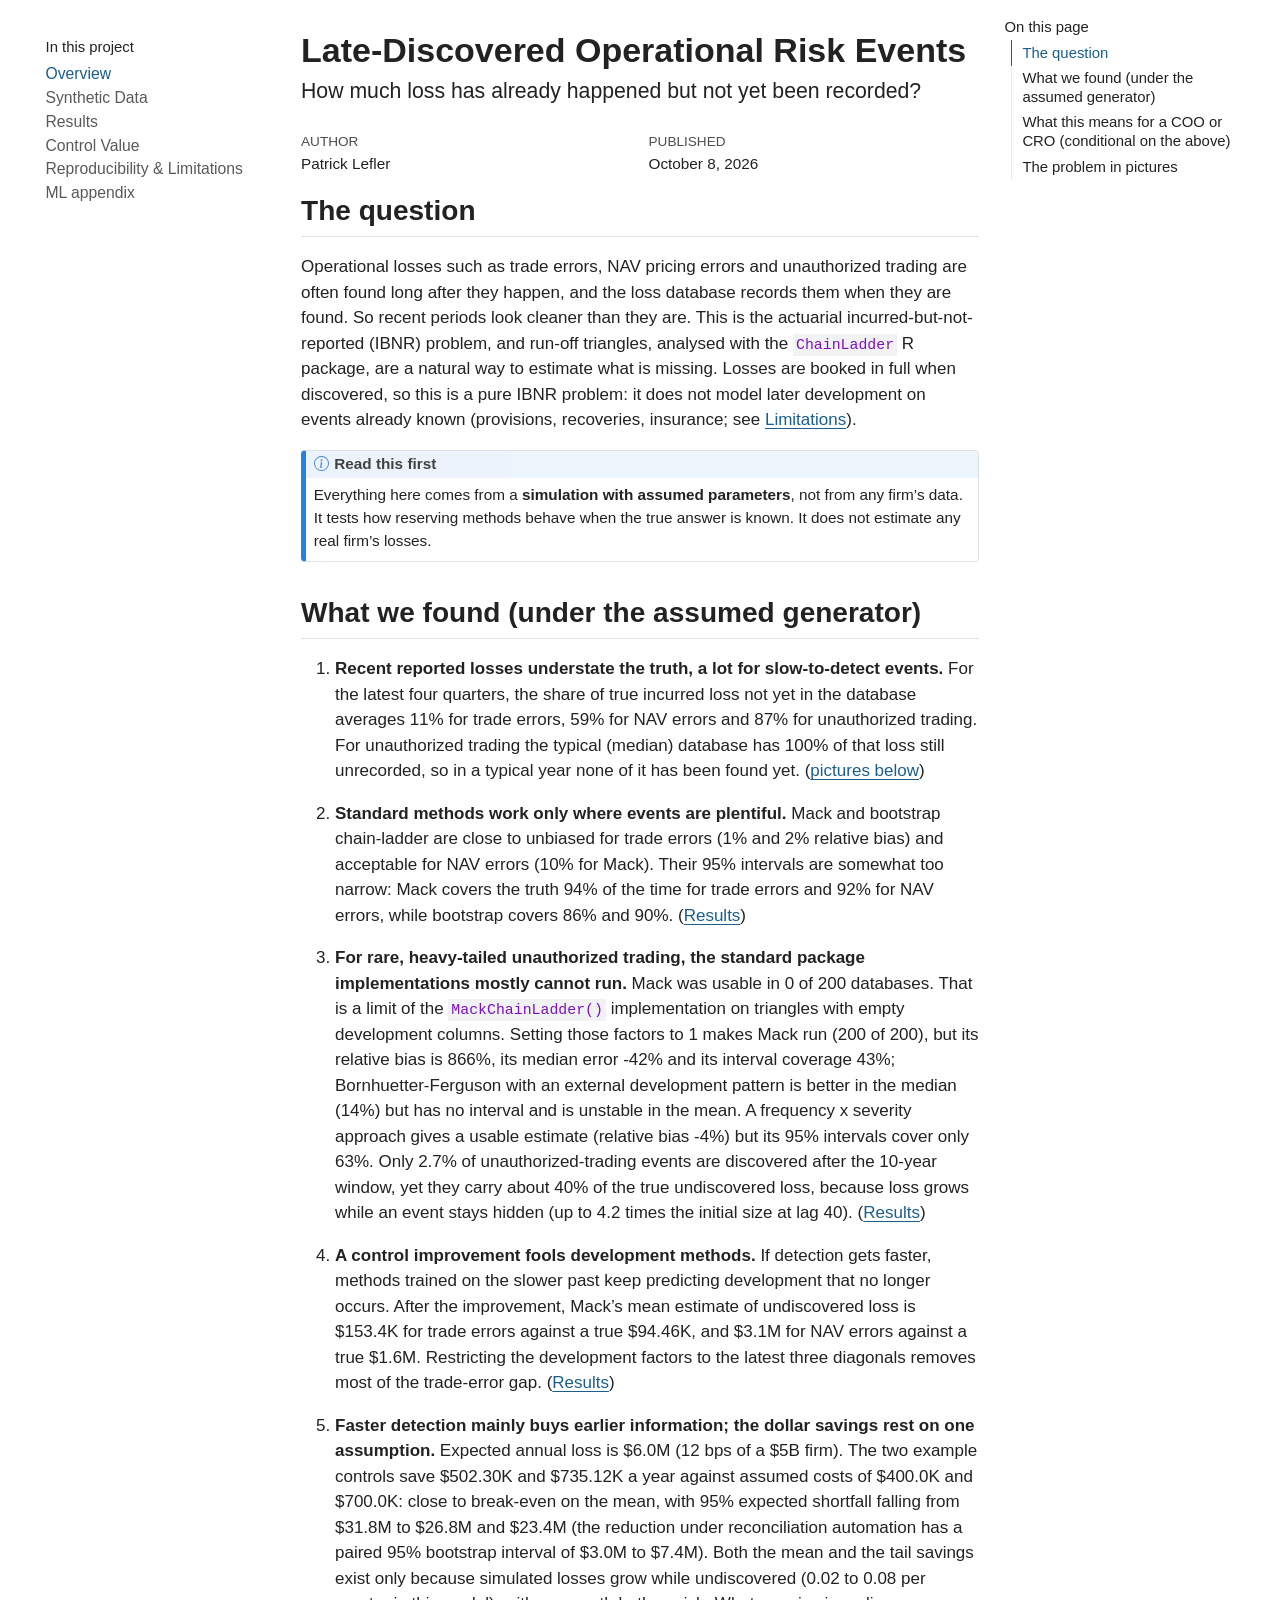
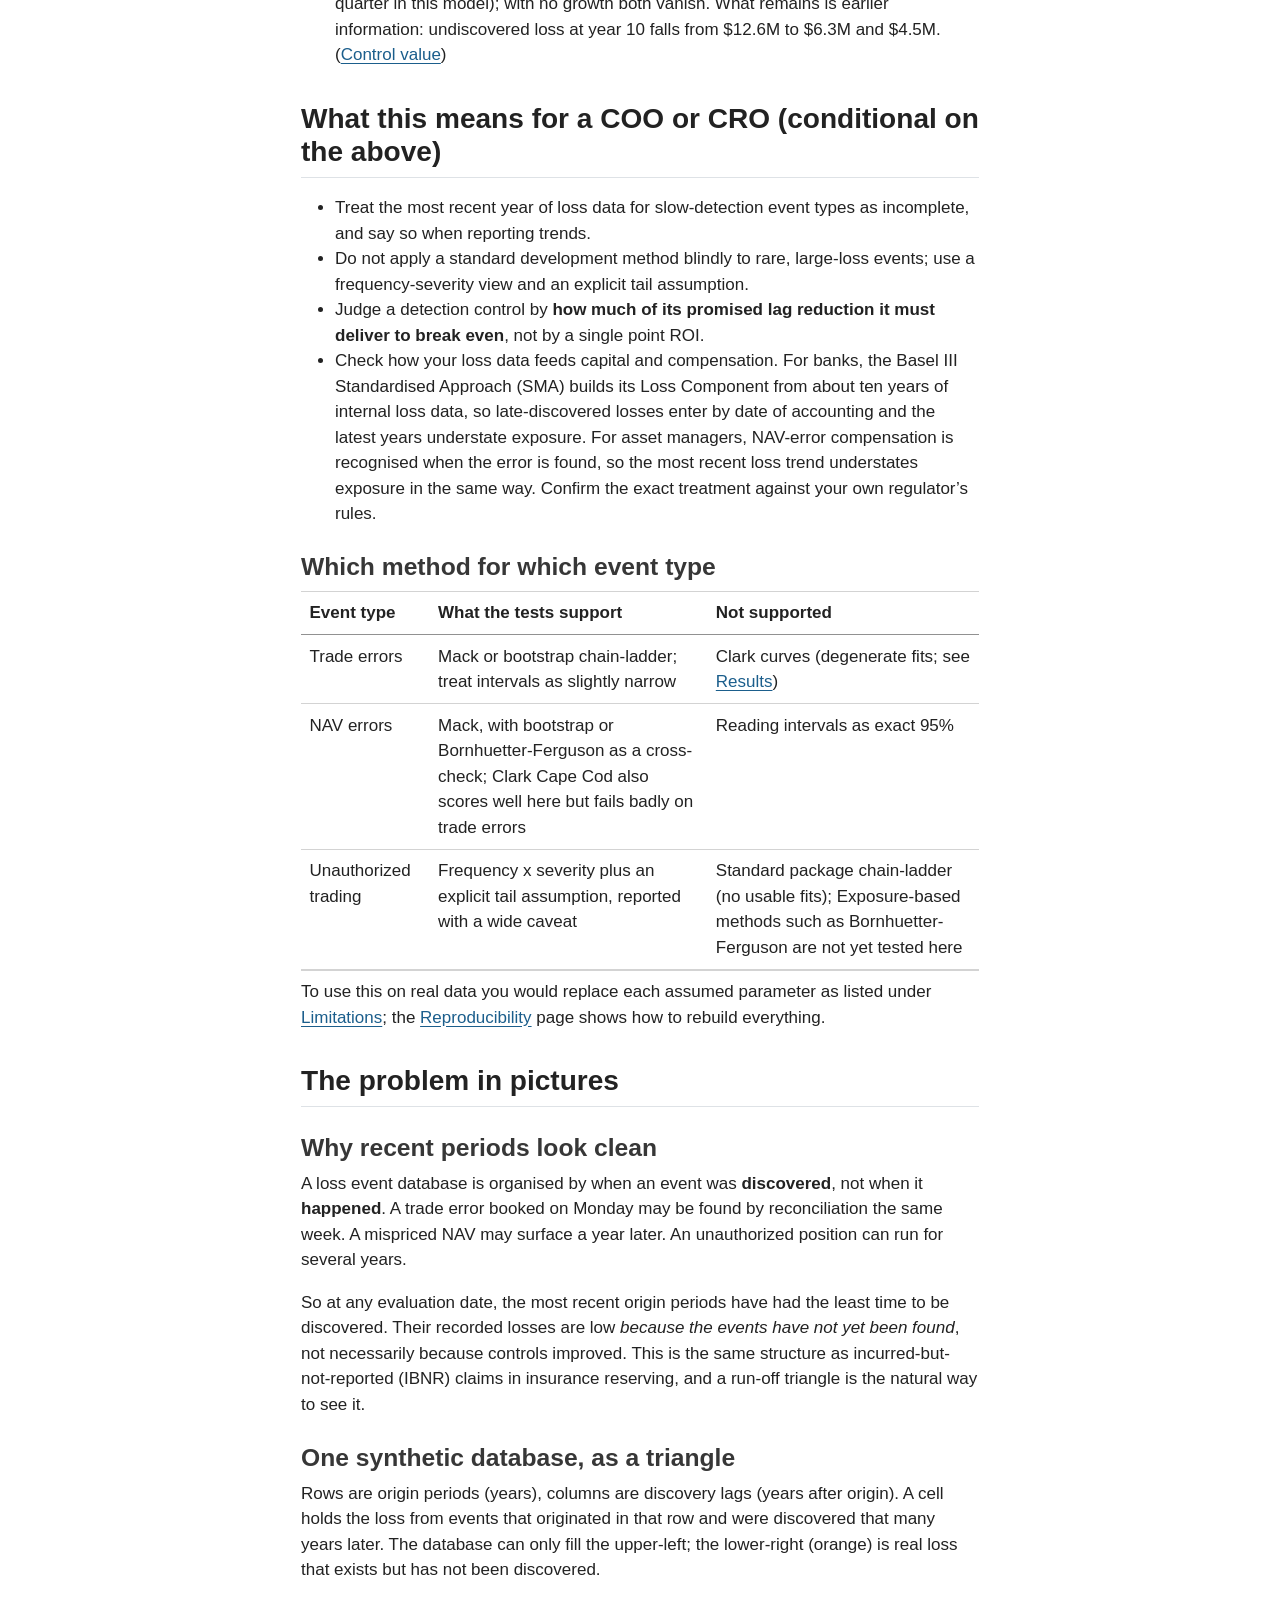
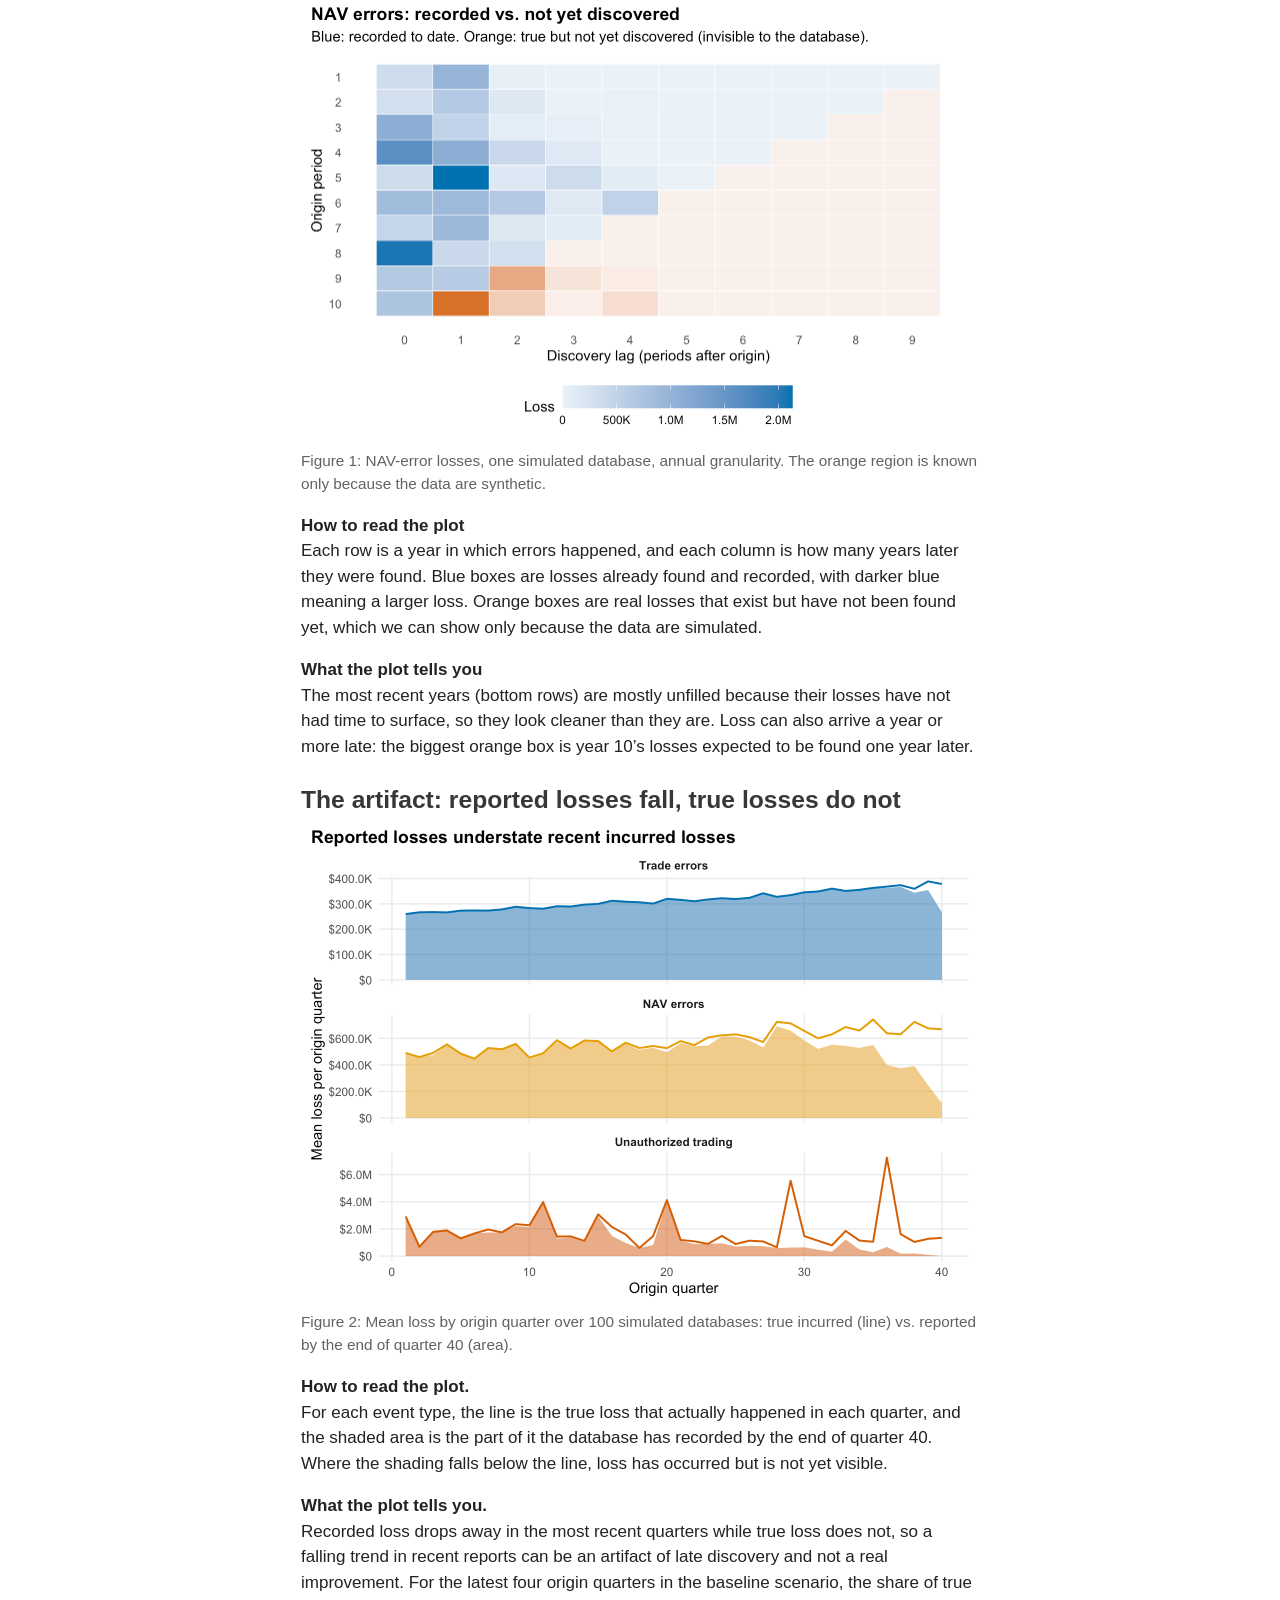
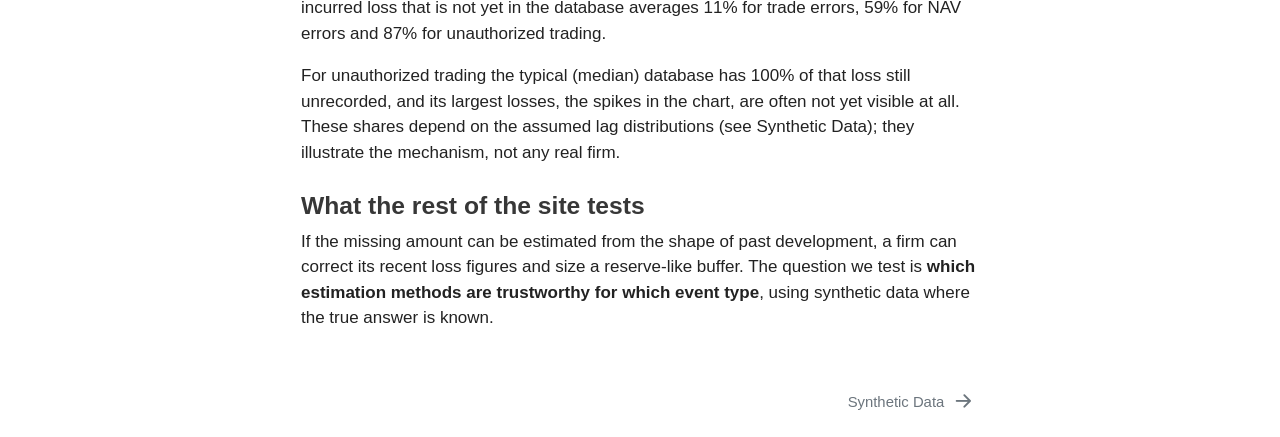
<file: docs/index.html>
<!DOCTYPE html>
<html xmlns="http://www.w3.org/1999/xhtml" lang="en" xml:lang="en"><head>

<meta charset="utf-8">
<meta name="generator" content="quarto-1.8.26">

<meta name="viewport" content="width=device-width, initial-scale=1.0, user-scalable=yes">

<meta name="author" content="Patrick Lefler">
<meta name="dcterms.date" content="2026-10-08">

<title>Late-Discovered Operational Risk Events</title>
<style>
code{white-space: pre-wrap;}
span.smallcaps{font-variant: small-caps;}
div.columns{display: flex; gap: min(4vw, 1.5em);}
div.column{flex: auto; overflow-x: auto;}
div.hanging-indent{margin-left: 1.5em; text-indent: -1.5em;}
ul.task-list{list-style: none;}
ul.task-list li input[type="checkbox"] {
  width: 0.8em;
  margin: 0 0.8em 0.2em -1em; /* quarto-specific, see https://github.com/quarto-dev/quarto-cli/issues/4556 */ 
  vertical-align: middle;
}
</style>


<script src="site_libs/quarto-nav/quarto-nav.js"></script>
<script src="site_libs/quarto-nav/headroom.min.js"></script>
<link href="./data.html" rel="next">
<script src="site_libs/clipboard/clipboard.min.js"></script>
<script src="site_libs/quarto-html/quarto.js" type="module"></script>
<script src="site_libs/quarto-html/tabsets/tabsets.js" type="module"></script>
<script src="site_libs/quarto-html/axe/axe-check.js" type="module"></script>
<script src="site_libs/quarto-html/popper.min.js"></script>
<script src="site_libs/quarto-html/tippy.umd.min.js"></script>
<script src="site_libs/quarto-html/anchor.min.js"></script>
<link href="site_libs/quarto-html/tippy.css" rel="stylesheet">
<link href="site_libs/quarto-html/quarto-syntax-highlighting-587c61ba64f3a5504c4d52d930310e48.css" rel="stylesheet" id="quarto-text-highlighting-styles">
<script src="site_libs/bootstrap/bootstrap.min.js"></script>
<link href="site_libs/bootstrap/bootstrap-icons.css" rel="stylesheet">
<link href="site_libs/bootstrap/bootstrap-27a998fbd444cbea4325d855b637c53e.min.css" rel="stylesheet" append-hash="true" id="quarto-bootstrap" data-mode="light">
<script id="quarto-search-options" type="application/json">{
  "language": {
    "search-no-results-text": "No results",
    "search-matching-documents-text": "matching documents",
    "search-copy-link-title": "Copy link to search",
    "search-hide-matches-text": "Hide additional matches",
    "search-more-match-text": "more match in this document",
    "search-more-matches-text": "more matches in this document",
    "search-clear-button-title": "Clear",
    "search-text-placeholder": "",
    "search-detached-cancel-button-title": "Cancel",
    "search-submit-button-title": "Submit",
    "search-label": "Search"
  }
}</script>


</head>

<body class="nav-sidebar floating quarto-light">

<div id="quarto-search-results"></div>
  <header id="quarto-header" class="headroom fixed-top">
  <nav class="quarto-secondary-nav">
    <div class="container-fluid d-flex">
      <button type="button" class="quarto-btn-toggle btn" data-bs-toggle="collapse" role="button" data-bs-target=".quarto-sidebar-collapse-item" aria-controls="quarto-sidebar" aria-expanded="false" aria-label="Toggle sidebar navigation" onclick="if (window.quartoToggleHeadroom) { window.quartoToggleHeadroom(); }">
        <i class="bi bi-layout-text-sidebar-reverse"></i>
      </button>
        <nav class="quarto-page-breadcrumbs" aria-label="breadcrumb"><ol class="breadcrumb"><li class="breadcrumb-item"><a href="./index.html">Overview</a></li></ol></nav>
        <a class="flex-grow-1" role="navigation" data-bs-toggle="collapse" data-bs-target=".quarto-sidebar-collapse-item" aria-controls="quarto-sidebar" aria-expanded="false" aria-label="Toggle sidebar navigation" onclick="if (window.quartoToggleHeadroom) { window.quartoToggleHeadroom(); }">      
        </a>
    </div>
  </nav>
</header>
<!-- content -->
<div id="quarto-content" class="quarto-container page-columns page-rows-contents page-layout-article">
<!-- sidebar -->
  <nav id="quarto-sidebar" class="sidebar collapse collapse-horizontal quarto-sidebar-collapse-item sidebar-navigation floating overflow-auto">
    <div class="pt-lg-2 mt-2 text-left sidebar-header">
    <div class="sidebar-title mb-0 py-0">
      <a href="./">Late-Discovered Operational Risk Events</a> 
    </div>
      </div>
    <div class="sidebar-menu-container"> 
    <ul class="list-unstyled mt-1">
        <li class="sidebar-item">
  <div class="sidebar-item-container"> 
  <a href="./index.html" class="sidebar-item-text sidebar-link active">
 <span class="menu-text">Overview</span></a>
  </div>
</li>
        <li class="sidebar-item">
  <div class="sidebar-item-container"> 
  <a href="./data.html" class="sidebar-item-text sidebar-link">
 <span class="menu-text">Synthetic Data</span></a>
  </div>
</li>
        <li class="sidebar-item">
  <div class="sidebar-item-container"> 
  <a href="./results.html" class="sidebar-item-text sidebar-link">
 <span class="menu-text">Results</span></a>
  </div>
</li>
        <li class="sidebar-item">
  <div class="sidebar-item-container"> 
  <a href="./controls.html" class="sidebar-item-text sidebar-link">
 <span class="menu-text">Control Value</span></a>
  </div>
</li>
        <li class="sidebar-item">
  <div class="sidebar-item-container"> 
  <a href="./reproducibility.html" class="sidebar-item-text sidebar-link">
 <span class="menu-text">Reproducibility &amp; Limitations</span></a>
  </div>
</li>
        <li class="sidebar-item">
  <div class="sidebar-item-container"> 
  <a href="./ml-appendix.html" class="sidebar-item-text sidebar-link">
 <span class="menu-text">ML appendix</span></a>
  </div>
</li>
    </ul>
    </div>
</nav>
<div id="quarto-sidebar-glass" class="quarto-sidebar-collapse-item" data-bs-toggle="collapse" data-bs-target=".quarto-sidebar-collapse-item"></div>
<!-- margin-sidebar -->
    <div id="quarto-margin-sidebar" class="sidebar margin-sidebar">
        <nav id="TOC" role="doc-toc" class="toc-active">
    <h2 id="toc-title">On this page</h2>
   
  <ul>
  <li><a href="#the-question" id="toc-the-question" class="nav-link active" data-scroll-target="#the-question">The question</a></li>
  <li><a href="#what-we-found-under-the-assumed-generator" id="toc-what-we-found-under-the-assumed-generator" class="nav-link" data-scroll-target="#what-we-found-under-the-assumed-generator">What we found (under the assumed generator)</a></li>
  <li><a href="#what-this-means-for-a-coo-or-cro-conditional-on-the-above" id="toc-what-this-means-for-a-coo-or-cro-conditional-on-the-above" class="nav-link" data-scroll-target="#what-this-means-for-a-coo-or-cro-conditional-on-the-above">What this means for a COO or CRO (conditional on the above)</a>
  <ul class="collapse">
  <li><a href="#which-method-for-which-event-type" id="toc-which-method-for-which-event-type" class="nav-link" data-scroll-target="#which-method-for-which-event-type">Which method for which event type</a></li>
  </ul></li>
  <li><a href="#sec-problem" id="toc-sec-problem" class="nav-link" data-scroll-target="#sec-problem">The problem in pictures</a>
  <ul class="collapse">
  <li><a href="#why-recent-periods-look-clean" id="toc-why-recent-periods-look-clean" class="nav-link" data-scroll-target="#why-recent-periods-look-clean">Why recent periods look clean</a></li>
  <li><a href="#one-synthetic-database-as-a-triangle" id="toc-one-synthetic-database-as-a-triangle" class="nav-link" data-scroll-target="#one-synthetic-database-as-a-triangle">One synthetic database, as a triangle</a></li>
  <li><a href="#the-artifact-reported-losses-fall-true-losses-do-not" id="toc-the-artifact-reported-losses-fall-true-losses-do-not" class="nav-link" data-scroll-target="#the-artifact-reported-losses-fall-true-losses-do-not">The artifact: reported losses fall, true losses do not</a></li>
  <li><a href="#what-the-rest-of-the-site-tests" id="toc-what-the-rest-of-the-site-tests" class="nav-link" data-scroll-target="#what-the-rest-of-the-site-tests">What the rest of the site tests</a></li>
  </ul></li>
  </ul>
</nav>
    </div>
<!-- main -->
<main class="content" id="quarto-document-content">

<header id="title-block-header" class="quarto-title-block default">
<div class="quarto-title">
<h1 class="title">Late-Discovered Operational Risk Events</h1>
<p class="subtitle lead">How much loss has already happened but not yet been recorded?</p>
</div>



<div class="quarto-title-meta">

    <div>
    <div class="quarto-title-meta-heading">Author</div>
    <div class="quarto-title-meta-contents">
             <p>Patrick Lefler </p>
          </div>
  </div>
    
    <div>
    <div class="quarto-title-meta-heading">Published</div>
    <div class="quarto-title-meta-contents">
      <p class="date">October 8, 2026</p>
    </div>
  </div>
  
    
  </div>
  


</header>


<section id="the-question" class="level2">
<h2 class="anchored" data-anchor-id="the-question">The question</h2>
<p>Operational losses such as trade errors, NAV pricing errors and unauthorized trading are often found long after they happen, and the loss database records them when they are found. So recent periods look cleaner than they are. This is the actuarial incurred-but-not-reported (IBNR) problem, and run-off triangles, analysed with the <code>ChainLadder</code> R package, are a natural way to estimate what is missing. Losses are booked in full when discovered, so this is a pure IBNR problem: it does not model later development on events already known (provisions, recoveries, insurance; see <a href="./reproducibility.html#sec-limitations">Limitations</a>).</p>
<div class="callout callout-style-default callout-note callout-titled">
<div class="callout-header d-flex align-content-center">
<div class="callout-icon-container">
<i class="callout-icon"></i>
</div>
<div class="callout-title-container flex-fill">
<span class="screen-reader-only">Note</span>Read this first
</div>
</div>
<div class="callout-body-container callout-body">
<p>Everything here comes from a <strong>simulation with assumed parameters</strong>, not from any firm’s data. It tests how reserving methods behave when the true answer is known. It does not estimate any real firm’s losses.</p>
</div>
</div>
</section>
<section id="what-we-found-under-the-assumed-generator" class="level2">
<h2 class="anchored" data-anchor-id="what-we-found-under-the-assumed-generator">What we found (under the assumed generator)</h2>
<ol type="1">
<li><p><strong>Recent reported losses understate the truth, a lot for slow-to-detect events.</strong> For the latest four quarters, the share of true incurred loss not yet in the database averages 11% for trade errors, 59% for NAV errors and 87% for unauthorized trading. For unauthorized trading the typical (median) database has 100% of that loss still unrecorded, so in a typical year none of it has been found yet. (<a href="#sec-problem">pictures below</a>)</p></li>
<li><p><strong>Standard methods work only where events are plentiful.</strong> Mack and bootstrap chain-ladder are close to unbiased for trade errors (1% and 2% relative bias) and acceptable for NAV errors (10% for Mack). Their 95% intervals are somewhat too narrow: Mack covers the truth 94% of the time for trade errors and 92% for NAV errors, while bootstrap covers 86% and 90%. (<a href="./results.html#sec-validation">Results</a>)</p></li>
<li><p><strong>For rare, heavy-tailed unauthorized trading, the standard package implementations mostly cannot run.</strong> Mack was usable in 0 of 200 databases. That is a limit of the <code>MackChainLadder()</code> implementation on triangles with empty development columns. Setting those factors to 1 makes Mack run (200 of 200), but its relative bias is 866%, its median error -42% and its interval coverage 43%; Bornhuetter-Ferguson with an external development pattern is better in the median (14%) but has no interval and is unstable in the mean. A frequency x severity approach gives a usable estimate (relative bias -4%) but its 95% intervals cover only 63%. Only 2.7% of unauthorized-trading events are discovered after the 10-year window, yet they carry about 40% of the true undiscovered loss, because loss grows while an event stays hidden (up to 4.2 times the initial size at lag 40). (<a href="./results.html#sec-amounts">Results</a>)</p></li>
<li><p><strong>A control improvement fools development methods.</strong> If detection gets faster, methods trained on the slower past keep predicting development that no longer occurs. After the improvement, Mack’s mean estimate of undiscovered loss is $153.4K for trade errors against a true $94.46K, and $3.1M for NAV errors against a true $1.6M. Restricting the development factors to the latest three diagonals removes most of the trade-error gap. (<a href="./results.html#sec-stress">Results</a>)</p></li>
<li><p><strong>Faster detection mainly buys earlier information; the dollar savings rest on one assumption.</strong> Expected annual loss is $6.0M (12 bps of a $5B firm). The two example controls save $502.30K and $735.12K a year against assumed costs of $400.0K and $700.0K: close to break-even on the mean, with 95% expected shortfall falling from $31.8M to $26.8M and $23.4M (the reduction under reconciliation automation has a paired 95% bootstrap interval of $3.0M to $7.4M). Both the mean and the tail savings exist only because simulated losses grow while undiscovered (0.02 to 0.08 per quarter in this model); with no growth both vanish. What remains is earlier information: undiscovered loss at year 10 falls from $12.6M to $6.3M and $4.5M. (<a href="./controls.html">Control value</a>)</p></li>
</ol>
</section>
<section id="what-this-means-for-a-coo-or-cro-conditional-on-the-above" class="level2">
<h2 class="anchored" data-anchor-id="what-this-means-for-a-coo-or-cro-conditional-on-the-above">What this means for a COO or CRO (conditional on the above)</h2>
<ul>
<li>Treat the most recent year of loss data for slow-detection event types as incomplete, and say so when reporting trends.</li>
<li>Do not apply a standard development method blindly to rare, large-loss events; use a frequency-severity view and an explicit tail assumption.</li>
<li>Judge a detection control by <strong>how much of its promised lag reduction it must deliver to break even</strong>, not by a single point ROI.</li>
<li>Check how your loss data feeds capital and compensation. For banks, the Basel III Standardised Approach (SMA) builds its Loss Component from about ten years of internal loss data, so late-discovered losses enter by date of accounting and the latest years understate exposure. For asset managers, NAV-error compensation is recognised when the error is found, so the most recent loss trend understates exposure in the same way. Confirm the exact treatment against your own regulator’s rules.</li>
</ul>
<section id="which-method-for-which-event-type" class="level3">
<h3 class="anchored" data-anchor-id="which-method-for-which-event-type">Which method for which event type</h3>
<table class="caption-top table">
<thead>
<tr class="header">
<th>Event type</th>
<th>What the tests support</th>
<th>Not supported</th>
</tr>
</thead>
<tbody>
<tr class="odd">
<td>Trade errors</td>
<td>Mack or bootstrap chain-ladder; treat intervals as slightly narrow</td>
<td>Clark curves (degenerate fits; see <a href="./results.html#sec-amounts">Results</a>)</td>
</tr>
<tr class="even">
<td>NAV errors</td>
<td>Mack, with bootstrap or Bornhuetter-Ferguson as a cross-check; Clark Cape Cod also scores well here but fails badly on trade errors</td>
<td>Reading intervals as exact 95%</td>
</tr>
<tr class="odd">
<td>Unauthorized trading</td>
<td>Frequency x severity plus an explicit tail assumption, reported with a wide caveat</td>
<td>Standard package chain-ladder (no usable fits); Exposure-based methods such as Bornhuetter-Ferguson are not yet tested here</td>
</tr>
</tbody>
</table>
<p>To use this on real data you would replace each assumed parameter as listed under <a href="./reproducibility.html#sec-limitations">Limitations</a>; the <a href="./reproducibility.html">Reproducibility</a> page shows how to rebuild everything.</p>
</section>
</section>
<section id="sec-problem" class="level2">
<h2 class="anchored" data-anchor-id="sec-problem">The problem in pictures</h2>
<section id="why-recent-periods-look-clean" class="level3">
<h3 class="anchored" data-anchor-id="why-recent-periods-look-clean">Why recent periods look clean</h3>
<p>A loss event database is organised by when an event was <strong>discovered</strong>, not when it <strong>happened</strong>. A trade error booked on Monday may be found by reconciliation the same week. A mispriced NAV may surface a year later. An unauthorized position can run for several years.</p>
<p>So at any evaluation date, the most recent origin periods have had the least time to be discovered. Their recorded losses are low <em>because the events have not yet been found</em>, not necessarily because controls improved. This is the same structure as incurred-but-not-reported (IBNR) claims in insurance reserving, and a run-off triangle is the natural way to see it.</p>
</section>
<section id="one-synthetic-database-as-a-triangle" class="level3">
<h3 class="anchored" data-anchor-id="one-synthetic-database-as-a-triangle">One synthetic database, as a triangle</h3>
<p>Rows are origin periods (years), columns are discovery lags (years after origin). A cell holds the loss from events that originated in that row and were discovered that many years later. The database can only fill the upper-left; the lower-right (orange) is real loss that exists but has not been discovered.</p>
<div class="cell">
<div class="cell-output-display">
<div id="fig-triangle" class="quarto-float quarto-figure quarto-figure-center anchored">
<figure class="quarto-float quarto-float-fig figure">
<div aria-describedby="fig-triangle-caption-0ceaefa1-69ba-4598-a22c-09a6ac19f8ca">
<img src="index_files/figure-html/fig-triangle-1.png" class="img-fluid figure-img" width="672">
</div>
<figcaption class="quarto-float-caption-bottom quarto-float-caption quarto-float-fig" id="fig-triangle-caption-0ceaefa1-69ba-4598-a22c-09a6ac19f8ca">
Figure&nbsp;1: NAV-error losses, one simulated database, annual granularity. The orange region is known only because the data are synthetic.
</figcaption>
</figure>
</div>
</div>
</div>
<p><strong>How to read the plot</strong> <br> Each row is a year in which errors happened, and each column is how many years later they were found. Blue boxes are losses already found and recorded, with darker blue meaning a larger loss. Orange boxes are real losses that exist but have not been found yet, which we can show only because the data are simulated.</p>
<p><strong>What the plot tells you</strong> <br> The most recent years (bottom rows) are mostly unfilled because their losses have not had time to surface, so they look cleaner than they are. Loss can also arrive a year or more late: the biggest orange box is year 10’s losses expected to be found one year later.</p>
</section>
<section id="the-artifact-reported-losses-fall-true-losses-do-not" class="level3">
<h3 class="anchored" data-anchor-id="the-artifact-reported-losses-fall-true-losses-do-not">The artifact: reported losses fall, true losses do not</h3>
<div class="cell">
<div class="cell-output-display">
<div id="fig-gap" class="quarto-float quarto-figure quarto-figure-center anchored">
<figure class="quarto-float quarto-float-fig figure">
<div aria-describedby="fig-gap-caption-0ceaefa1-69ba-4598-a22c-09a6ac19f8ca">
<img src="index_files/figure-html/fig-gap-1.png" class="img-fluid figure-img" width="672">
</div>
<figcaption class="quarto-float-caption-bottom quarto-float-caption quarto-float-fig" id="fig-gap-caption-0ceaefa1-69ba-4598-a22c-09a6ac19f8ca">
Figure&nbsp;2: Mean loss by origin quarter over 100 simulated databases: true incurred (line) vs.&nbsp;reported by the end of quarter 40 (area).
</figcaption>
</figure>
</div>
</div>
</div>
<p><strong>How to read the plot.</strong> <br> For each event type, the line is the true loss that actually happened in each quarter, and the shaded area is the part of it the database has recorded by the end of quarter 40. Where the shading falls below the line, loss has occurred but is not yet visible.</p>
<p><strong>What the plot tells you.</strong> <br> Recorded loss drops away in the most recent quarters while true loss does not, so a falling trend in recent reports can be an artifact of late discovery and not a real improvement. For the latest four origin quarters in the baseline scenario, the share of true incurred loss that is not yet in the database averages 11% for trade errors, 59% for NAV errors and 87% for unauthorized trading. <br></p>
<p>For unauthorized trading the typical (median) database has 100% of that loss still unrecorded, and its largest losses, the spikes in the chart, are often not yet visible at all. These shares depend on the assumed lag distributions (see Synthetic Data); they illustrate the mechanism, not any real firm.</p>
</section>
<section id="what-the-rest-of-the-site-tests" class="level3">
<h3 class="anchored" data-anchor-id="what-the-rest-of-the-site-tests">What the rest of the site tests</h3>
<p>If the missing amount can be estimated from the shape of past development, a firm can correct its recent loss figures and size a reserve-like buffer. The question we test is <strong>which estimation methods are trustworthy for which event type</strong>, using synthetic data where the true answer is known.</p>


</section>
</section>

</main> <!-- /main -->
<script id="quarto-html-after-body" type="application/javascript">
  window.document.addEventListener("DOMContentLoaded", function (event) {
    const icon = "";
    const anchorJS = new window.AnchorJS();
    anchorJS.options = {
      placement: 'right',
      icon: icon
    };
    anchorJS.add('.anchored');
    const isCodeAnnotation = (el) => {
      for (const clz of el.classList) {
        if (clz.startsWith('code-annotation-')) {                     
          return true;
        }
      }
      return false;
    }
    const onCopySuccess = function(e) {
      // button target
      const button = e.trigger;
      // don't keep focus
      button.blur();
      // flash "checked"
      button.classList.add('code-copy-button-checked');
      var currentTitle = button.getAttribute("title");
      button.setAttribute("title", "Copied!");
      let tooltip;
      if (window.bootstrap) {
        button.setAttribute("data-bs-toggle", "tooltip");
        button.setAttribute("data-bs-placement", "left");
        button.setAttribute("data-bs-title", "Copied!");
        tooltip = new bootstrap.Tooltip(button, 
          { trigger: "manual", 
            customClass: "code-copy-button-tooltip",
            offset: [0, -8]});
        tooltip.show();    
      }
      setTimeout(function() {
        if (tooltip) {
          tooltip.hide();
          button.removeAttribute("data-bs-title");
          button.removeAttribute("data-bs-toggle");
          button.removeAttribute("data-bs-placement");
        }
        button.setAttribute("title", currentTitle);
        button.classList.remove('code-copy-button-checked');
      }, 1000);
      // clear code selection
      e.clearSelection();
    }
    const getTextToCopy = function(trigger) {
      const outerScaffold = trigger.parentElement.cloneNode(true);
      const codeEl = outerScaffold.querySelector('code');
      for (const childEl of codeEl.children) {
        if (isCodeAnnotation(childEl)) {
          childEl.remove();
        }
      }
      return codeEl.innerText;
    }
    const clipboard = new window.ClipboardJS('.code-copy-button:not([data-in-quarto-modal])', {
      text: getTextToCopy
    });
    clipboard.on('success', onCopySuccess);
    if (window.document.getElementById('quarto-embedded-source-code-modal')) {
      const clipboardModal = new window.ClipboardJS('.code-copy-button[data-in-quarto-modal]', {
        text: getTextToCopy,
        container: window.document.getElementById('quarto-embedded-source-code-modal')
      });
      clipboardModal.on('success', onCopySuccess);
    }
      var localhostRegex = new RegExp(/^(?:http|https):\/\/localhost\:?[0-9]*\//);
      var mailtoRegex = new RegExp(/^mailto:/);
        var filterRegex = new RegExp('/' + window.location.host + '/');
      var isInternal = (href) => {
          return filterRegex.test(href) || localhostRegex.test(href) || mailtoRegex.test(href);
      }
      // Inspect non-navigation links and adorn them if external
     var links = window.document.querySelectorAll('a[href]:not(.nav-link):not(.navbar-brand):not(.toc-action):not(.sidebar-link):not(.sidebar-item-toggle):not(.pagination-link):not(.no-external):not([aria-hidden]):not(.dropdown-item):not(.quarto-navigation-tool):not(.about-link)');
      for (var i=0; i<links.length; i++) {
        const link = links[i];
        if (!isInternal(link.href)) {
          // undo the damage that might have been done by quarto-nav.js in the case of
          // links that we want to consider external
          if (link.dataset.originalHref !== undefined) {
            link.href = link.dataset.originalHref;
          }
        }
      }
    function tippyHover(el, contentFn, onTriggerFn, onUntriggerFn) {
      const config = {
        allowHTML: true,
        maxWidth: 500,
        delay: 100,
        arrow: false,
        appendTo: function(el) {
            return el.parentElement;
        },
        interactive: true,
        interactiveBorder: 10,
        theme: 'quarto',
        placement: 'bottom-start',
      };
      if (contentFn) {
        config.content = contentFn;
      }
      if (onTriggerFn) {
        config.onTrigger = onTriggerFn;
      }
      if (onUntriggerFn) {
        config.onUntrigger = onUntriggerFn;
      }
      window.tippy(el, config); 
    }
    const noterefs = window.document.querySelectorAll('a[role="doc-noteref"]');
    for (var i=0; i<noterefs.length; i++) {
      const ref = noterefs[i];
      tippyHover(ref, function() {
        // use id or data attribute instead here
        let href = ref.getAttribute('data-footnote-href') || ref.getAttribute('href');
        try { href = new URL(href).hash; } catch {}
        const id = href.replace(/^#\/?/, "");
        const note = window.document.getElementById(id);
        if (note) {
          return note.innerHTML;
        } else {
          return "";
        }
      });
    }
    const xrefs = window.document.querySelectorAll('a.quarto-xref');
    const processXRef = (id, note) => {
      // Strip column container classes
      const stripColumnClz = (el) => {
        el.classList.remove("page-full", "page-columns");
        if (el.children) {
          for (const child of el.children) {
            stripColumnClz(child);
          }
        }
      }
      stripColumnClz(note)
      if (id === null || id.startsWith('sec-')) {
        // Special case sections, only their first couple elements
        const container = document.createElement("div");
        if (note.children && note.children.length > 2) {
          container.appendChild(note.children[0].cloneNode(true));
          for (let i = 1; i < note.children.length; i++) {
            const child = note.children[i];
            if (child.tagName === "P" && child.innerText === "") {
              continue;
            } else {
              container.appendChild(child.cloneNode(true));
              break;
            }
          }
          if (window.Quarto?.typesetMath) {
            window.Quarto.typesetMath(container);
          }
          return container.innerHTML
        } else {
          if (window.Quarto?.typesetMath) {
            window.Quarto.typesetMath(note);
          }
          return note.innerHTML;
        }
      } else {
        // Remove any anchor links if they are present
        const anchorLink = note.querySelector('a.anchorjs-link');
        if (anchorLink) {
          anchorLink.remove();
        }
        if (window.Quarto?.typesetMath) {
          window.Quarto.typesetMath(note);
        }
        if (note.classList.contains("callout")) {
          return note.outerHTML;
        } else {
          return note.innerHTML;
        }
      }
    }
    for (var i=0; i<xrefs.length; i++) {
      const xref = xrefs[i];
      tippyHover(xref, undefined, function(instance) {
        instance.disable();
        let url = xref.getAttribute('href');
        let hash = undefined; 
        if (url.startsWith('#')) {
          hash = url;
        } else {
          try { hash = new URL(url).hash; } catch {}
        }
        if (hash) {
          const id = hash.replace(/^#\/?/, "");
          const note = window.document.getElementById(id);
          if (note !== null) {
            try {
              const html = processXRef(id, note.cloneNode(true));
              instance.setContent(html);
            } finally {
              instance.enable();
              instance.show();
            }
          } else {
            // See if we can fetch this
            fetch(url.split('#')[0])
            .then(res => res.text())
            .then(html => {
              const parser = new DOMParser();
              const htmlDoc = parser.parseFromString(html, "text/html");
              const note = htmlDoc.getElementById(id);
              if (note !== null) {
                const html = processXRef(id, note);
                instance.setContent(html);
              } 
            }).finally(() => {
              instance.enable();
              instance.show();
            });
          }
        } else {
          // See if we can fetch a full url (with no hash to target)
          // This is a special case and we should probably do some content thinning / targeting
          fetch(url)
          .then(res => res.text())
          .then(html => {
            const parser = new DOMParser();
            const htmlDoc = parser.parseFromString(html, "text/html");
            const note = htmlDoc.querySelector('main.content');
            if (note !== null) {
              // This should only happen for chapter cross references
              // (since there is no id in the URL)
              // remove the first header
              if (note.children.length > 0 && note.children[0].tagName === "HEADER") {
                note.children[0].remove();
              }
              const html = processXRef(null, note);
              instance.setContent(html);
            } 
          }).finally(() => {
            instance.enable();
            instance.show();
          });
        }
      }, function(instance) {
      });
    }
        let selectedAnnoteEl;
        const selectorForAnnotation = ( cell, annotation) => {
          let cellAttr = 'data-code-cell="' + cell + '"';
          let lineAttr = 'data-code-annotation="' +  annotation + '"';
          const selector = 'span[' + cellAttr + '][' + lineAttr + ']';
          return selector;
        }
        const selectCodeLines = (annoteEl) => {
          const doc = window.document;
          const targetCell = annoteEl.getAttribute("data-target-cell");
          const targetAnnotation = annoteEl.getAttribute("data-target-annotation");
          const annoteSpan = window.document.querySelector(selectorForAnnotation(targetCell, targetAnnotation));
          const lines = annoteSpan.getAttribute("data-code-lines").split(",");
          const lineIds = lines.map((line) => {
            return targetCell + "-" + line;
          })
          let top = null;
          let height = null;
          let parent = null;
          if (lineIds.length > 0) {
              //compute the position of the single el (top and bottom and make a div)
              const el = window.document.getElementById(lineIds[0]);
              top = el.offsetTop;
              height = el.offsetHeight;
              parent = el.parentElement.parentElement;
            if (lineIds.length > 1) {
              const lastEl = window.document.getElementById(lineIds[lineIds.length - 1]);
              const bottom = lastEl.offsetTop + lastEl.offsetHeight;
              height = bottom - top;
            }
            if (top !== null && height !== null && parent !== null) {
              // cook up a div (if necessary) and position it 
              let div = window.document.getElementById("code-annotation-line-highlight");
              if (div === null) {
                div = window.document.createElement("div");
                div.setAttribute("id", "code-annotation-line-highlight");
                div.style.position = 'absolute';
                parent.appendChild(div);
              }
              div.style.top = top - 2 + "px";
              div.style.height = height + 4 + "px";
              div.style.left = 0;
              let gutterDiv = window.document.getElementById("code-annotation-line-highlight-gutter");
              if (gutterDiv === null) {
                gutterDiv = window.document.createElement("div");
                gutterDiv.setAttribute("id", "code-annotation-line-highlight-gutter");
                gutterDiv.style.position = 'absolute';
                const codeCell = window.document.getElementById(targetCell);
                const gutter = codeCell.querySelector('.code-annotation-gutter');
                gutter.appendChild(gutterDiv);
              }
              gutterDiv.style.top = top - 2 + "px";
              gutterDiv.style.height = height + 4 + "px";
            }
            selectedAnnoteEl = annoteEl;
          }
        };
        const unselectCodeLines = () => {
          const elementsIds = ["code-annotation-line-highlight", "code-annotation-line-highlight-gutter"];
          elementsIds.forEach((elId) => {
            const div = window.document.getElementById(elId);
            if (div) {
              div.remove();
            }
          });
          selectedAnnoteEl = undefined;
        };
          // Handle positioning of the toggle
      window.addEventListener(
        "resize",
        throttle(() => {
          elRect = undefined;
          if (selectedAnnoteEl) {
            selectCodeLines(selectedAnnoteEl);
          }
        }, 10)
      );
      function throttle(fn, ms) {
      let throttle = false;
      let timer;
        return (...args) => {
          if(!throttle) { // first call gets through
              fn.apply(this, args);
              throttle = true;
          } else { // all the others get throttled
              if(timer) clearTimeout(timer); // cancel #2
              timer = setTimeout(() => {
                fn.apply(this, args);
                timer = throttle = false;
              }, ms);
          }
        };
      }
        // Attach click handler to the DT
        const annoteDls = window.document.querySelectorAll('dt[data-target-cell]');
        for (const annoteDlNode of annoteDls) {
          annoteDlNode.addEventListener('click', (event) => {
            const clickedEl = event.target;
            if (clickedEl !== selectedAnnoteEl) {
              unselectCodeLines();
              const activeEl = window.document.querySelector('dt[data-target-cell].code-annotation-active');
              if (activeEl) {
                activeEl.classList.remove('code-annotation-active');
              }
              selectCodeLines(clickedEl);
              clickedEl.classList.add('code-annotation-active');
            } else {
              // Unselect the line
              unselectCodeLines();
              clickedEl.classList.remove('code-annotation-active');
            }
          });
        }
    const findCites = (el) => {
      const parentEl = el.parentElement;
      if (parentEl) {
        const cites = parentEl.dataset.cites;
        if (cites) {
          return {
            el,
            cites: cites.split(' ')
          };
        } else {
          return findCites(el.parentElement)
        }
      } else {
        return undefined;
      }
    };
    var bibliorefs = window.document.querySelectorAll('a[role="doc-biblioref"]');
    for (var i=0; i<bibliorefs.length; i++) {
      const ref = bibliorefs[i];
      const citeInfo = findCites(ref);
      if (citeInfo) {
        tippyHover(citeInfo.el, function() {
          var popup = window.document.createElement('div');
          citeInfo.cites.forEach(function(cite) {
            var citeDiv = window.document.createElement('div');
            citeDiv.classList.add('hanging-indent');
            citeDiv.classList.add('csl-entry');
            var biblioDiv = window.document.getElementById('ref-' + cite);
            if (biblioDiv) {
              citeDiv.innerHTML = biblioDiv.innerHTML;
            }
            popup.appendChild(citeDiv);
          });
          return popup.innerHTML;
        });
      }
    }
  });
  </script>
<nav class="page-navigation">
  <div class="nav-page nav-page-previous">
  </div>
  <div class="nav-page nav-page-next">
      <a href="./data.html" class="pagination-link" aria-label="Synthetic Data">
        <span class="nav-page-text">Synthetic Data</span> <i class="bi bi-arrow-right-short"></i>
      </a>
  </div>
</nav>
</div> <!-- /content -->




</body></html>
</file>
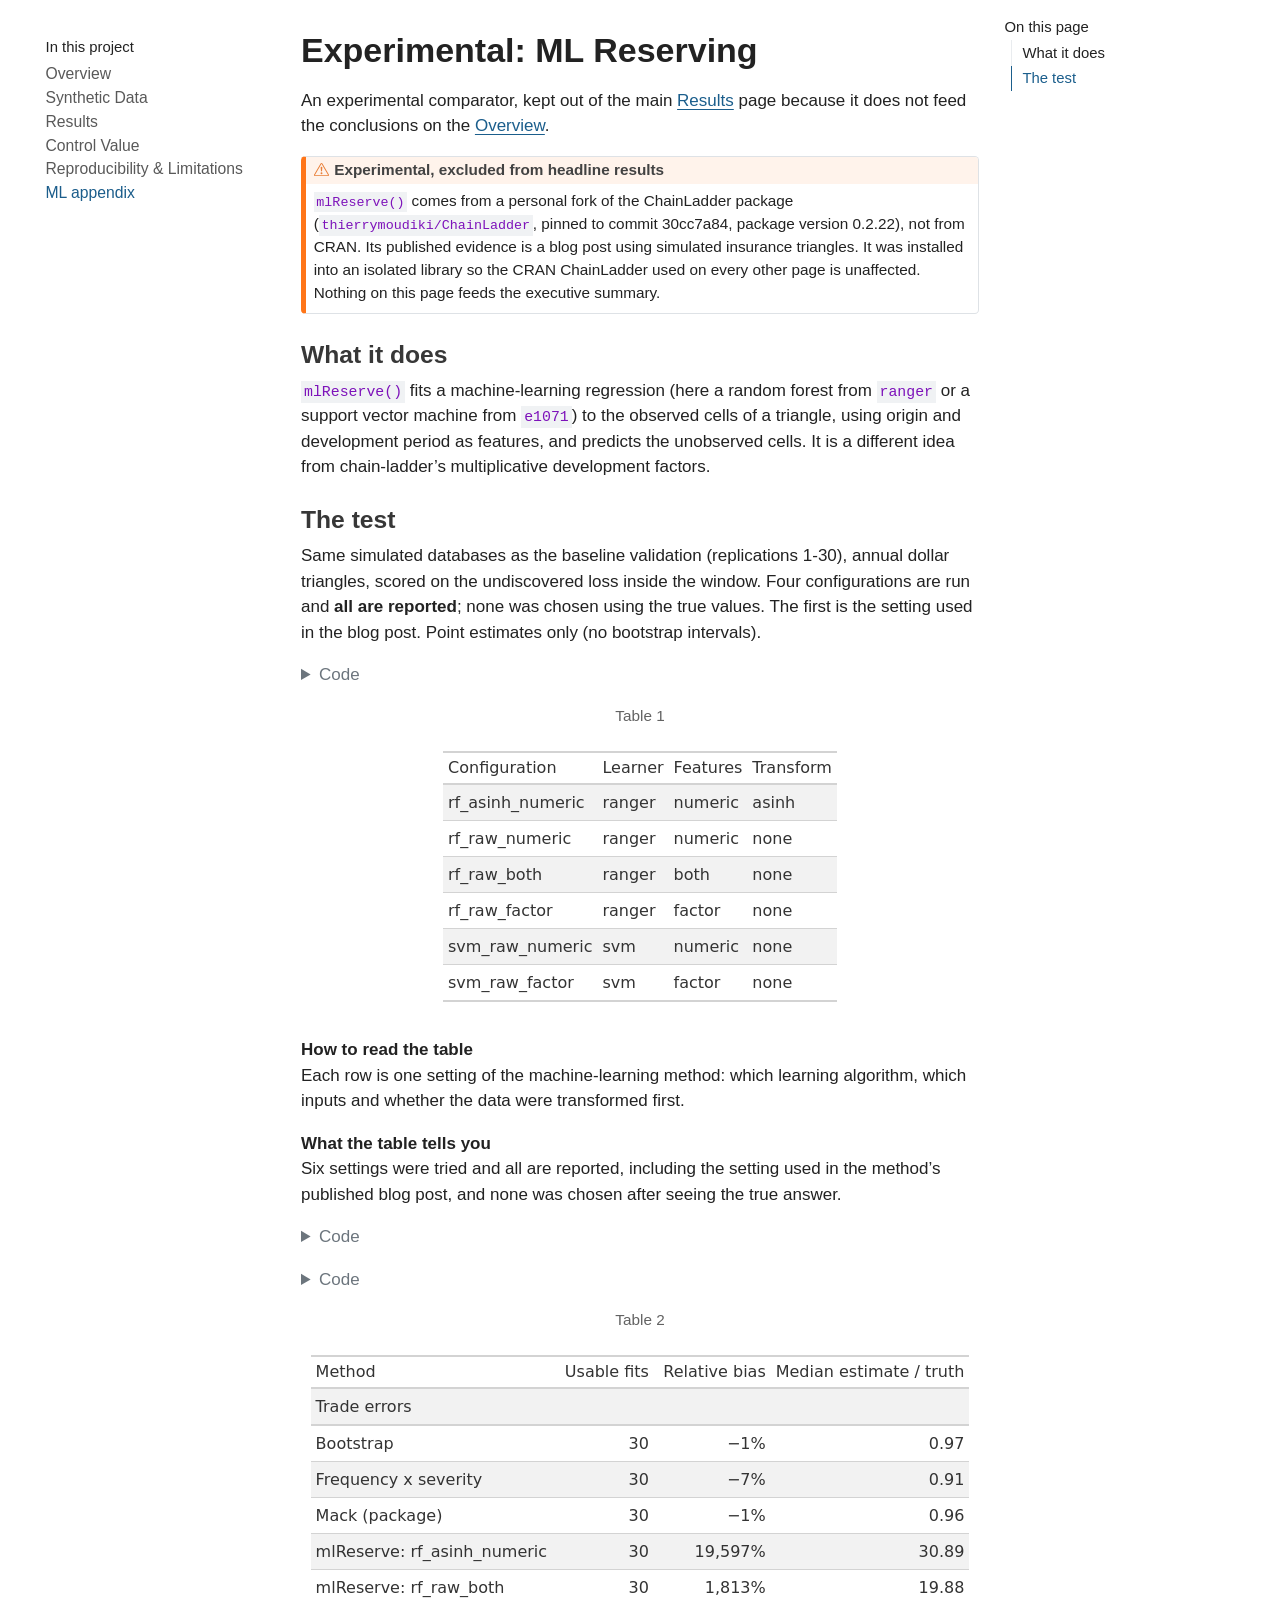
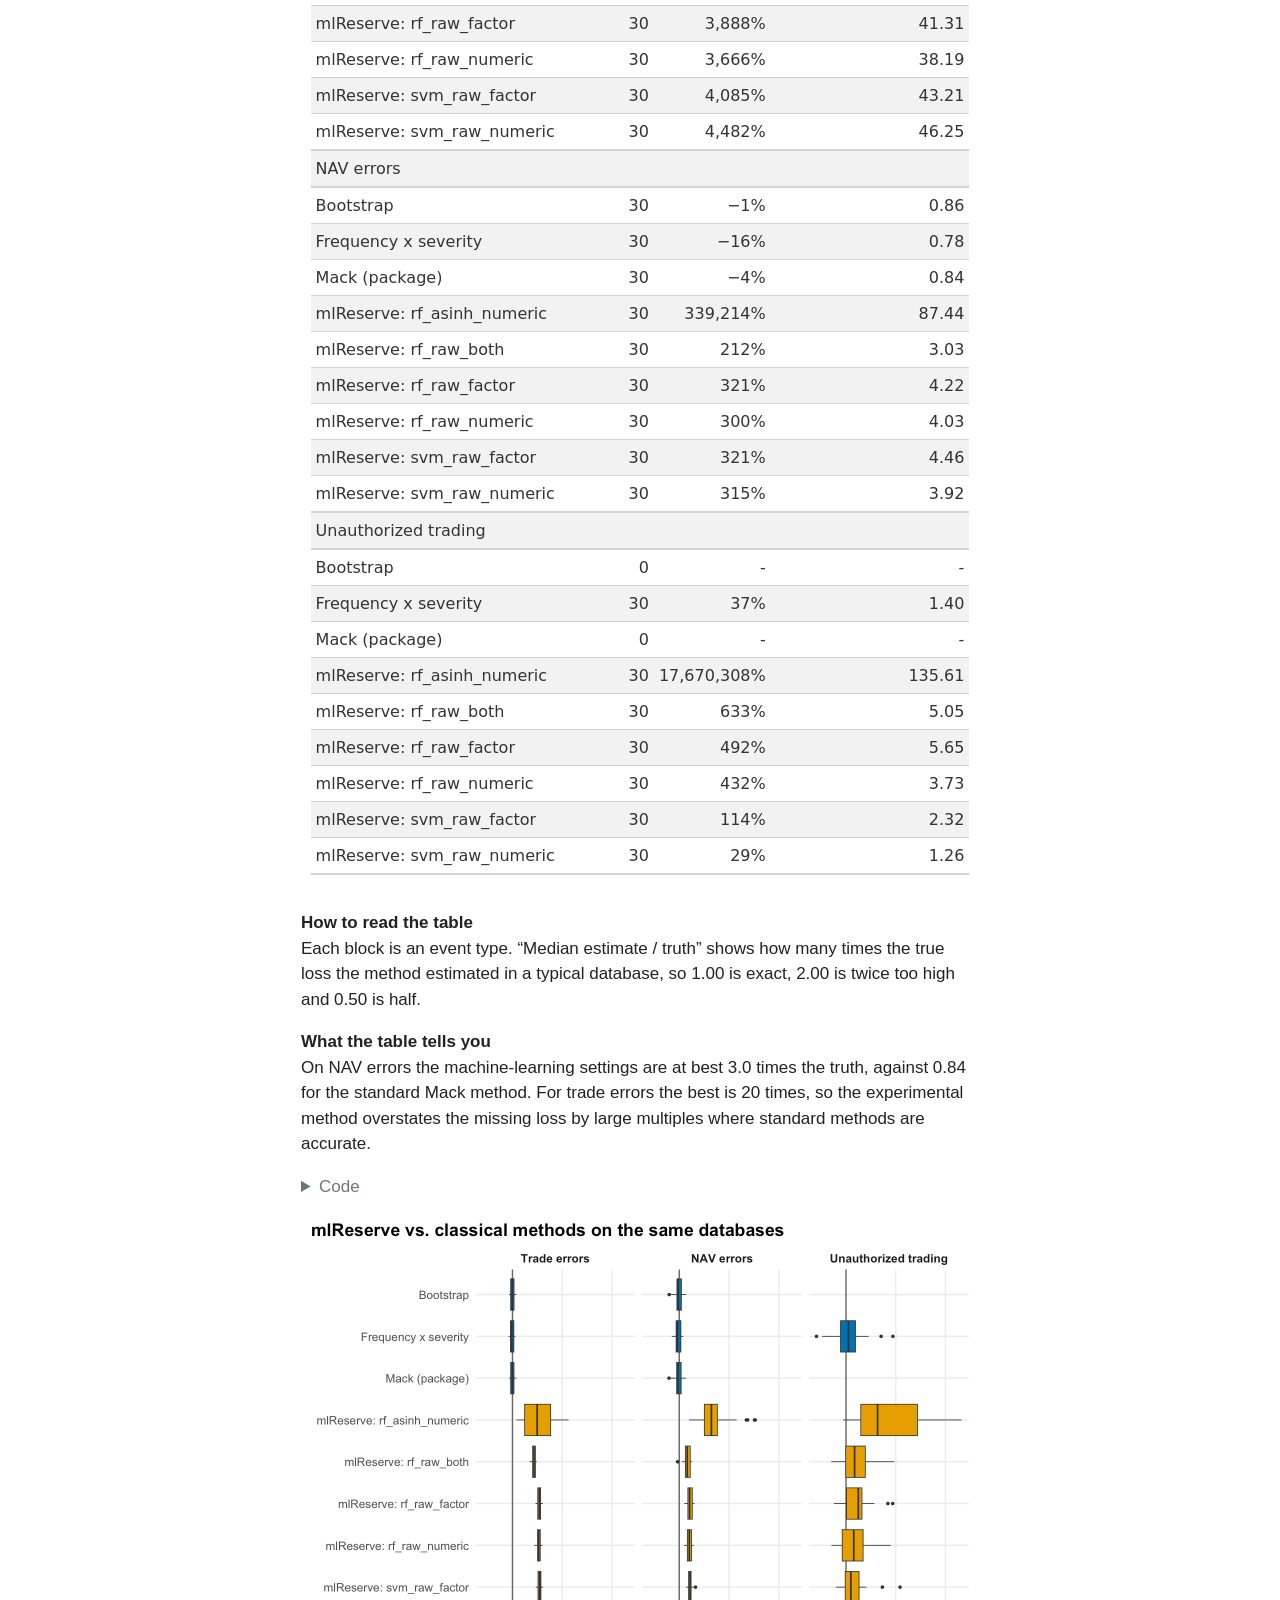
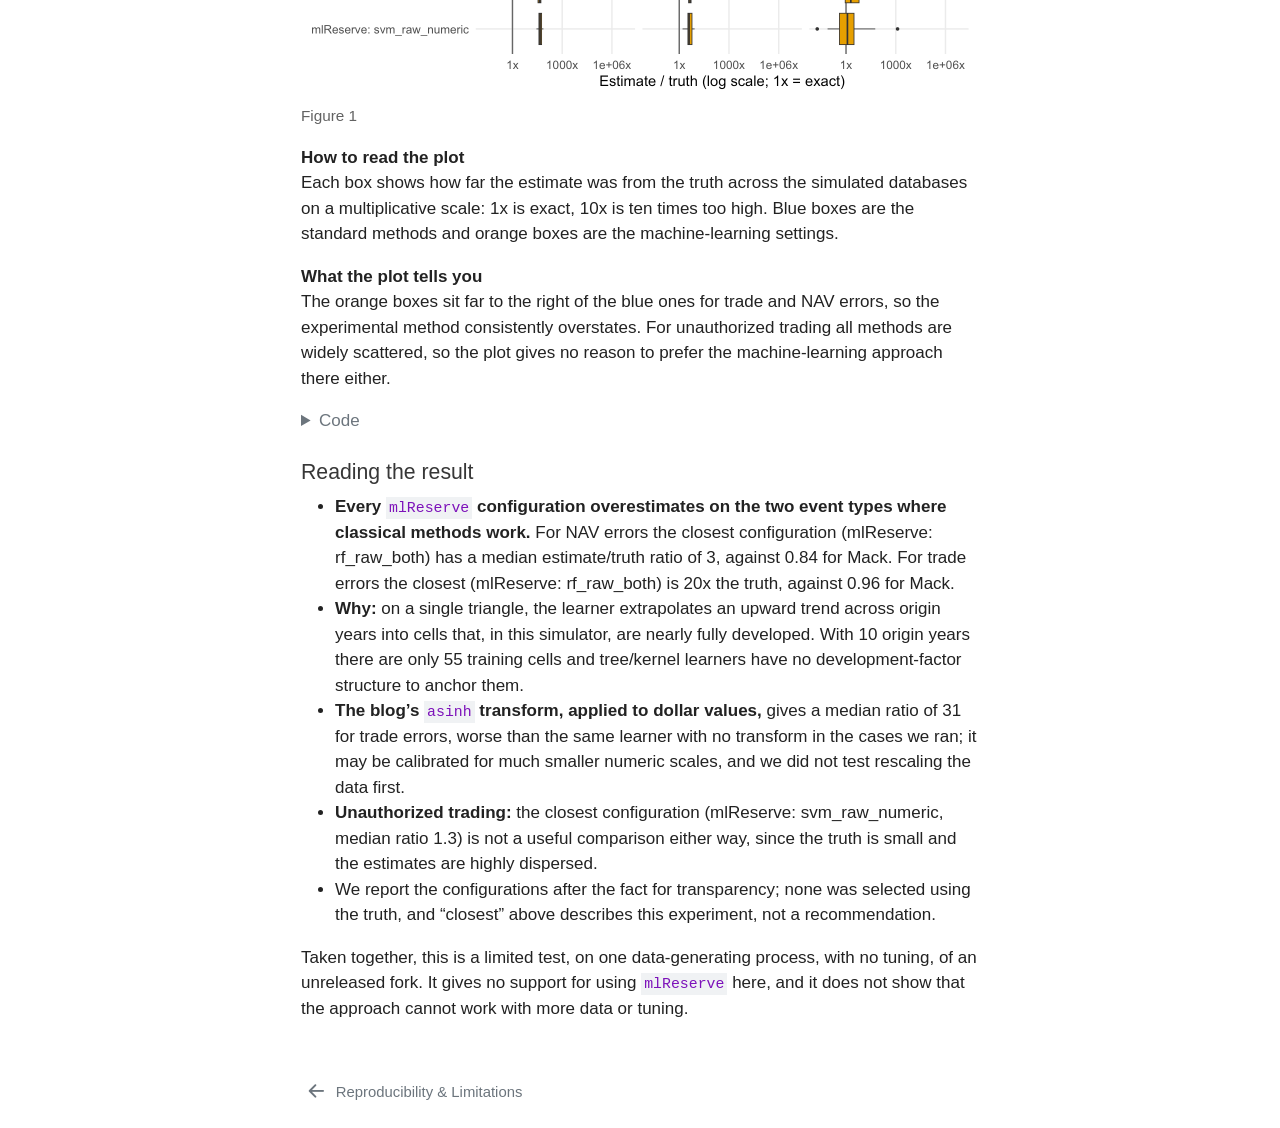
<file: docs/ml-appendix.html>
<!DOCTYPE html>
<html xmlns="http://www.w3.org/1999/xhtml" lang="en" xml:lang="en"><head>

<meta charset="utf-8">
<meta name="generator" content="quarto-1.8.26">

<meta name="viewport" content="width=device-width, initial-scale=1.0, user-scalable=yes">


<title>Experimental: ML Reserving – Late-Discovered Operational Risk Events</title>
<style>
code{white-space: pre-wrap;}
span.smallcaps{font-variant: small-caps;}
div.columns{display: flex; gap: min(4vw, 1.5em);}
div.column{flex: auto; overflow-x: auto;}
div.hanging-indent{margin-left: 1.5em; text-indent: -1.5em;}
ul.task-list{list-style: none;}
ul.task-list li input[type="checkbox"] {
  width: 0.8em;
  margin: 0 0.8em 0.2em -1em; /* quarto-specific, see https://github.com/quarto-dev/quarto-cli/issues/4556 */ 
  vertical-align: middle;
}
/* CSS for syntax highlighting */
html { -webkit-text-size-adjust: 100%; }
pre > code.sourceCode { white-space: pre; position: relative; }
pre > code.sourceCode > span { display: inline-block; line-height: 1.25; }
pre > code.sourceCode > span:empty { height: 1.2em; }
.sourceCode { overflow: visible; }
code.sourceCode > span { color: inherit; text-decoration: inherit; }
div.sourceCode { margin: 1em 0; }
pre.sourceCode { margin: 0; }
@media screen {
div.sourceCode { overflow: auto; }
}
@media print {
pre > code.sourceCode { white-space: pre-wrap; }
pre > code.sourceCode > span { text-indent: -5em; padding-left: 5em; }
}
pre.numberSource code
  { counter-reset: source-line 0; }
pre.numberSource code > span
  { position: relative; left: -4em; counter-increment: source-line; }
pre.numberSource code > span > a:first-child::before
  { content: counter(source-line);
    position: relative; left: -1em; text-align: right; vertical-align: baseline;
    border: none; display: inline-block;
    -webkit-touch-callout: none; -webkit-user-select: none;
    -khtml-user-select: none; -moz-user-select: none;
    -ms-user-select: none; user-select: none;
    padding: 0 4px; width: 4em;
  }
pre.numberSource { margin-left: 3em;  padding-left: 4px; }
div.sourceCode
  {   }
@media screen {
pre > code.sourceCode > span > a:first-child::before { text-decoration: underline; }
}
</style>


<script src="site_libs/quarto-nav/quarto-nav.js"></script>
<script src="site_libs/quarto-nav/headroom.min.js"></script>
<link href="./reproducibility.html" rel="prev">
<script src="site_libs/clipboard/clipboard.min.js"></script>
<script src="site_libs/quarto-html/quarto.js" type="module"></script>
<script src="site_libs/quarto-html/tabsets/tabsets.js" type="module"></script>
<script src="site_libs/quarto-html/axe/axe-check.js" type="module"></script>
<script src="site_libs/quarto-html/popper.min.js"></script>
<script src="site_libs/quarto-html/tippy.umd.min.js"></script>
<script src="site_libs/quarto-html/anchor.min.js"></script>
<link href="site_libs/quarto-html/tippy.css" rel="stylesheet">
<link href="site_libs/quarto-html/quarto-syntax-highlighting-587c61ba64f3a5504c4d52d930310e48.css" rel="stylesheet" id="quarto-text-highlighting-styles">
<script src="site_libs/bootstrap/bootstrap.min.js"></script>
<link href="site_libs/bootstrap/bootstrap-icons.css" rel="stylesheet">
<link href="site_libs/bootstrap/bootstrap-27a998fbd444cbea4325d855b637c53e.min.css" rel="stylesheet" append-hash="true" id="quarto-bootstrap" data-mode="light">
<script id="quarto-search-options" type="application/json">{
  "language": {
    "search-no-results-text": "No results",
    "search-matching-documents-text": "matching documents",
    "search-copy-link-title": "Copy link to search",
    "search-hide-matches-text": "Hide additional matches",
    "search-more-match-text": "more match in this document",
    "search-more-matches-text": "more matches in this document",
    "search-clear-button-title": "Clear",
    "search-text-placeholder": "",
    "search-detached-cancel-button-title": "Cancel",
    "search-submit-button-title": "Submit",
    "search-label": "Search"
  }
}</script>


</head>

<body class="nav-sidebar floating quarto-light">

<div id="quarto-search-results"></div>
  <header id="quarto-header" class="headroom fixed-top">
  <nav class="quarto-secondary-nav">
    <div class="container-fluid d-flex">
      <button type="button" class="quarto-btn-toggle btn" data-bs-toggle="collapse" role="button" data-bs-target=".quarto-sidebar-collapse-item" aria-controls="quarto-sidebar" aria-expanded="false" aria-label="Toggle sidebar navigation" onclick="if (window.quartoToggleHeadroom) { window.quartoToggleHeadroom(); }">
        <i class="bi bi-layout-text-sidebar-reverse"></i>
      </button>
        <nav class="quarto-page-breadcrumbs" aria-label="breadcrumb"><ol class="breadcrumb"><li class="breadcrumb-item"><a href="./ml-appendix.html">ML appendix</a></li></ol></nav>
        <a class="flex-grow-1" role="navigation" data-bs-toggle="collapse" data-bs-target=".quarto-sidebar-collapse-item" aria-controls="quarto-sidebar" aria-expanded="false" aria-label="Toggle sidebar navigation" onclick="if (window.quartoToggleHeadroom) { window.quartoToggleHeadroom(); }">      
        </a>
    </div>
  </nav>
</header>
<!-- content -->
<div id="quarto-content" class="quarto-container page-columns page-rows-contents page-layout-article">
<!-- sidebar -->
  <nav id="quarto-sidebar" class="sidebar collapse collapse-horizontal quarto-sidebar-collapse-item sidebar-navigation floating overflow-auto">
    <div class="pt-lg-2 mt-2 text-left sidebar-header">
    <div class="sidebar-title mb-0 py-0">
      <a href="./">Late-Discovered Operational Risk Events</a> 
    </div>
      </div>
    <div class="sidebar-menu-container"> 
    <ul class="list-unstyled mt-1">
        <li class="sidebar-item">
  <div class="sidebar-item-container"> 
  <a href="./index.html" class="sidebar-item-text sidebar-link">
 <span class="menu-text">Overview</span></a>
  </div>
</li>
        <li class="sidebar-item">
  <div class="sidebar-item-container"> 
  <a href="./data.html" class="sidebar-item-text sidebar-link">
 <span class="menu-text">Synthetic Data</span></a>
  </div>
</li>
        <li class="sidebar-item">
  <div class="sidebar-item-container"> 
  <a href="./results.html" class="sidebar-item-text sidebar-link">
 <span class="menu-text">Results</span></a>
  </div>
</li>
        <li class="sidebar-item">
  <div class="sidebar-item-container"> 
  <a href="./controls.html" class="sidebar-item-text sidebar-link">
 <span class="menu-text">Control Value</span></a>
  </div>
</li>
        <li class="sidebar-item">
  <div class="sidebar-item-container"> 
  <a href="./reproducibility.html" class="sidebar-item-text sidebar-link">
 <span class="menu-text">Reproducibility &amp; Limitations</span></a>
  </div>
</li>
        <li class="sidebar-item">
  <div class="sidebar-item-container"> 
  <a href="./ml-appendix.html" class="sidebar-item-text sidebar-link active">
 <span class="menu-text">ML appendix</span></a>
  </div>
</li>
    </ul>
    </div>
</nav>
<div id="quarto-sidebar-glass" class="quarto-sidebar-collapse-item" data-bs-toggle="collapse" data-bs-target=".quarto-sidebar-collapse-item"></div>
<!-- margin-sidebar -->
    <div id="quarto-margin-sidebar" class="sidebar margin-sidebar">
        <nav id="TOC" role="doc-toc" class="toc-active">
    <h2 id="toc-title">On this page</h2>
   
  <ul>
  <li><a href="#what-it-does" id="toc-what-it-does" class="nav-link active" data-scroll-target="#what-it-does">What it does</a></li>
  <li><a href="#the-test" id="toc-the-test" class="nav-link" data-scroll-target="#the-test">The test</a></li>
  </ul>
</nav>
    </div>
<!-- main -->
<main class="content" id="quarto-document-content">

<header id="title-block-header" class="quarto-title-block default">
<div class="quarto-title">
<h1 class="title">Experimental: ML Reserving</h1>
</div>



<div class="quarto-title-meta">

    
  
    
  </div>
  


</header>


<p>An experimental comparator, kept out of the main <a href="./results.html">Results</a> page because it does not feed the conclusions on the <a href="./index.html">Overview</a>.</p>
<div class="callout callout-style-default callout-warning callout-titled">
<div class="callout-header d-flex align-content-center">
<div class="callout-icon-container">
<i class="callout-icon"></i>
</div>
<div class="callout-title-container flex-fill">
<span class="screen-reader-only">Warning</span>Experimental, excluded from headline results
</div>
</div>
<div class="callout-body-container callout-body">
<p><code>mlReserve()</code> comes from a personal fork of the ChainLadder package (<code>thierrymoudiki/ChainLadder</code>, pinned to commit 30cc7a84, package version 0.2.22), not from CRAN. Its published evidence is a blog post using simulated insurance triangles. It was installed into an isolated library so the CRAN ChainLadder used on every other page is unaffected. Nothing on this page feeds the executive summary.</p>
</div>
</div>
<section id="what-it-does" class="level3">
<h3 class="anchored" data-anchor-id="what-it-does">What it does</h3>
<p><code>mlReserve()</code> fits a machine-learning regression (here a random forest from <code>ranger</code> or a support vector machine from <code>e1071</code>) to the observed cells of a triangle, using origin and development period as features, and predicts the unobserved cells. It is a different idea from chain-ladder’s multiplicative development factors.</p>
</section>
<section id="the-test" class="level3">
<h3 class="anchored" data-anchor-id="the-test">The test</h3>
<p>Same simulated databases as the baseline validation (replications 1-30), annual dollar triangles, scored on the undiscovered loss inside the window. Four configurations are run and <strong>all are reported</strong>; none was chosen using the true values. The first is the setting used in the blog post. Point estimates only (no bootstrap intervals).</p>
<div class="cell">
<details class="code-fold">
<summary>Code</summary>
<div class="code-copy-outer-scaffold"><div class="sourceCode cell-code" id="cb1"><pre class="sourceCode r code-with-copy"><code class="sourceCode r"><span id="cb1-1"><a href="#cb1-1" aria-hidden="true" tabindex="-1"></a><span class="fu">tibble</span>(<span class="at">Configuration =</span> <span class="fu">names</span>(cfg<span class="sc">$</span>configs),</span>
<span id="cb1-2"><a href="#cb1-2" aria-hidden="true" tabindex="-1"></a>       <span class="at">Learner =</span> <span class="fu">map_chr</span>(cfg<span class="sc">$</span>configs, <span class="st">"learner"</span>), <span class="at">Features =</span> <span class="fu">map_chr</span>(cfg<span class="sc">$</span>configs, <span class="st">"features"</span>), <span class="at">Transform =</span> <span class="fu">map_chr</span>(cfg<span class="sc">$</span>configs, <span class="st">"transform"</span>)) <span class="sc">|&gt;</span></span>
<span id="cb1-3"><a href="#cb1-3" aria-hidden="true" tabindex="-1"></a>  gt<span class="sc">::</span><span class="fu">gt</span>()</span></code></pre></div><button title="Copy to Clipboard" class="code-copy-button"><i class="bi"></i></button></div>
</details>
<div id="tbl-ml-configs" class="cell quarto-float quarto-figure quarto-figure-center anchored">
<figure class="quarto-float quarto-float-tbl figure">
<figcaption class="quarto-float-caption-top quarto-float-caption quarto-float-tbl quarto-uncaptioned" id="tbl-ml-configs-caption-0ceaefa1-69ba-4598-a22c-09a6ac19f8ca">
Table&nbsp;1
</figcaption>
<div aria-describedby="tbl-ml-configs-caption-0ceaefa1-69ba-4598-a22c-09a6ac19f8ca">
<div class="cell-output-display">
<div id="lukmhfmxac" style="padding-left:0px;padding-right:0px;padding-top:10px;padding-bottom:10px;overflow-x:auto;overflow-y:auto;width:auto;height:auto;">
<style>#lukmhfmxac table {
  font-family: system-ui, 'Segoe UI', Roboto, Helvetica, Arial, sans-serif, 'Apple Color Emoji', 'Segoe UI Emoji', 'Segoe UI Symbol', 'Noto Color Emoji';
  -webkit-font-smoothing: antialiased;
  -moz-osx-font-smoothing: grayscale;
}

#lukmhfmxac thead, #lukmhfmxac tbody, #lukmhfmxac tfoot, #lukmhfmxac tr, #lukmhfmxac td, #lukmhfmxac th {
  border-style: none;
}

#lukmhfmxac p {
  margin: 0;
  padding: 0;
}

#lukmhfmxac .gt_table {
  display: table;
  border-collapse: collapse;
  line-height: normal;
  margin-left: auto;
  margin-right: auto;
  color: #333333;
  font-size: 16px;
  font-weight: normal;
  font-style: normal;
  background-color: #FFFFFF;
  width: auto;
  border-top-style: solid;
  border-top-width: 2px;
  border-top-color: #A8A8A8;
  border-right-style: none;
  border-right-width: 2px;
  border-right-color: #D3D3D3;
  border-bottom-style: solid;
  border-bottom-width: 2px;
  border-bottom-color: #A8A8A8;
  border-left-style: none;
  border-left-width: 2px;
  border-left-color: #D3D3D3;
}

#lukmhfmxac .gt_caption {
  padding-top: 4px;
  padding-bottom: 4px;
}

#lukmhfmxac .gt_title {
  color: #333333;
  font-size: 125%;
  font-weight: initial;
  padding-top: 4px;
  padding-bottom: 4px;
  padding-left: 5px;
  padding-right: 5px;
  border-bottom-color: #FFFFFF;
  border-bottom-width: 0;
}

#lukmhfmxac .gt_subtitle {
  color: #333333;
  font-size: 85%;
  font-weight: initial;
  padding-top: 3px;
  padding-bottom: 5px;
  padding-left: 5px;
  padding-right: 5px;
  border-top-color: #FFFFFF;
  border-top-width: 0;
}

#lukmhfmxac .gt_heading {
  background-color: #FFFFFF;
  text-align: center;
  border-bottom-color: #FFFFFF;
  border-left-style: none;
  border-left-width: 1px;
  border-left-color: #D3D3D3;
  border-right-style: none;
  border-right-width: 1px;
  border-right-color: #D3D3D3;
}

#lukmhfmxac .gt_bottom_border {
  border-bottom-style: solid;
  border-bottom-width: 2px;
  border-bottom-color: #D3D3D3;
}

#lukmhfmxac .gt_col_headings {
  border-top-style: solid;
  border-top-width: 2px;
  border-top-color: #D3D3D3;
  border-bottom-style: solid;
  border-bottom-width: 2px;
  border-bottom-color: #D3D3D3;
  border-left-style: none;
  border-left-width: 1px;
  border-left-color: #D3D3D3;
  border-right-style: none;
  border-right-width: 1px;
  border-right-color: #D3D3D3;
}

#lukmhfmxac .gt_col_heading {
  color: #333333;
  background-color: #FFFFFF;
  font-size: 100%;
  font-weight: normal;
  text-transform: inherit;
  border-left-style: none;
  border-left-width: 1px;
  border-left-color: #D3D3D3;
  border-right-style: none;
  border-right-width: 1px;
  border-right-color: #D3D3D3;
  vertical-align: bottom;
  padding-top: 5px;
  padding-bottom: 6px;
  padding-left: 5px;
  padding-right: 5px;
  overflow-x: hidden;
}

#lukmhfmxac .gt_column_spanner_outer {
  color: #333333;
  background-color: #FFFFFF;
  font-size: 100%;
  font-weight: normal;
  text-transform: inherit;
  padding-top: 0;
  padding-bottom: 0;
  padding-left: 4px;
  padding-right: 4px;
}

#lukmhfmxac .gt_column_spanner_outer:first-child {
  padding-left: 0;
}

#lukmhfmxac .gt_column_spanner_outer:last-child {
  padding-right: 0;
}

#lukmhfmxac .gt_column_spanner {
  border-bottom-style: solid;
  border-bottom-width: 2px;
  border-bottom-color: #D3D3D3;
  vertical-align: bottom;
  padding-top: 5px;
  padding-bottom: 5px;
  overflow-x: hidden;
  display: inline-block;
  width: 100%;
}

#lukmhfmxac .gt_spanner_row {
  border-bottom-style: hidden;
}

#lukmhfmxac .gt_group_heading {
  padding-top: 8px;
  padding-bottom: 8px;
  padding-left: 5px;
  padding-right: 5px;
  color: #333333;
  background-color: #FFFFFF;
  font-size: 100%;
  font-weight: initial;
  text-transform: inherit;
  border-top-style: solid;
  border-top-width: 2px;
  border-top-color: #D3D3D3;
  border-bottom-style: solid;
  border-bottom-width: 2px;
  border-bottom-color: #D3D3D3;
  border-left-style: none;
  border-left-width: 1px;
  border-left-color: #D3D3D3;
  border-right-style: none;
  border-right-width: 1px;
  border-right-color: #D3D3D3;
  vertical-align: middle;
  text-align: left;
}

#lukmhfmxac .gt_empty_group_heading {
  padding: 0.5px;
  color: #333333;
  background-color: #FFFFFF;
  font-size: 100%;
  font-weight: initial;
  border-top-style: solid;
  border-top-width: 2px;
  border-top-color: #D3D3D3;
  border-bottom-style: solid;
  border-bottom-width: 2px;
  border-bottom-color: #D3D3D3;
  vertical-align: middle;
}

#lukmhfmxac .gt_from_md > :first-child {
  margin-top: 0;
}

#lukmhfmxac .gt_from_md > :last-child {
  margin-bottom: 0;
}

#lukmhfmxac .gt_row {
  padding-top: 8px;
  padding-bottom: 8px;
  padding-left: 5px;
  padding-right: 5px;
  margin: 10px;
  border-top-style: solid;
  border-top-width: 1px;
  border-top-color: #D3D3D3;
  border-left-style: none;
  border-left-width: 1px;
  border-left-color: #D3D3D3;
  border-right-style: none;
  border-right-width: 1px;
  border-right-color: #D3D3D3;
  vertical-align: middle;
  overflow-x: hidden;
}

#lukmhfmxac .gt_stub {
  color: #333333;
  background-color: #FFFFFF;
  font-size: 100%;
  font-weight: initial;
  text-transform: inherit;
  border-right-style: solid;
  border-right-width: 2px;
  border-right-color: #D3D3D3;
  padding-left: 5px;
  padding-right: 5px;
}

#lukmhfmxac .gt_stub_row_group {
  color: #333333;
  background-color: #FFFFFF;
  font-size: 100%;
  font-weight: initial;
  text-transform: inherit;
  border-right-style: solid;
  border-right-width: 2px;
  border-right-color: #D3D3D3;
  padding-left: 5px;
  padding-right: 5px;
  vertical-align: top;
}

#lukmhfmxac .gt_row_group_first td {
  border-top-width: 2px;
}

#lukmhfmxac .gt_row_group_first th {
  border-top-width: 2px;
}

#lukmhfmxac .gt_summary_row {
  color: #333333;
  background-color: #FFFFFF;
  text-transform: inherit;
  padding-top: 8px;
  padding-bottom: 8px;
  padding-left: 5px;
  padding-right: 5px;
}

#lukmhfmxac .gt_first_summary_row {
  border-top-style: solid;
  border-top-color: #D3D3D3;
}

#lukmhfmxac .gt_first_summary_row.thick {
  border-top-width: 2px;
}

#lukmhfmxac .gt_last_summary_row {
  padding-top: 8px;
  padding-bottom: 8px;
  padding-left: 5px;
  padding-right: 5px;
  border-bottom-style: solid;
  border-bottom-width: 2px;
  border-bottom-color: #D3D3D3;
}

#lukmhfmxac .gt_grand_summary_row {
  color: #333333;
  background-color: #FFFFFF;
  text-transform: inherit;
  padding-top: 8px;
  padding-bottom: 8px;
  padding-left: 5px;
  padding-right: 5px;
}

#lukmhfmxac .gt_first_grand_summary_row {
  padding-top: 8px;
  padding-bottom: 8px;
  padding-left: 5px;
  padding-right: 5px;
  border-top-style: double;
  border-top-width: 6px;
  border-top-color: #D3D3D3;
}

#lukmhfmxac .gt_last_grand_summary_row_top {
  padding-top: 8px;
  padding-bottom: 8px;
  padding-left: 5px;
  padding-right: 5px;
  border-bottom-style: double;
  border-bottom-width: 6px;
  border-bottom-color: #D3D3D3;
}

#lukmhfmxac .gt_striped {
  background-color: rgba(128, 128, 128, 0.05);
}

#lukmhfmxac .gt_table_body {
  border-top-style: solid;
  border-top-width: 2px;
  border-top-color: #D3D3D3;
  border-bottom-style: solid;
  border-bottom-width: 2px;
  border-bottom-color: #D3D3D3;
}

#lukmhfmxac .gt_footnotes {
  color: #333333;
  background-color: #FFFFFF;
  border-bottom-style: none;
  border-bottom-width: 2px;
  border-bottom-color: #D3D3D3;
  border-left-style: none;
  border-left-width: 2px;
  border-left-color: #D3D3D3;
  border-right-style: none;
  border-right-width: 2px;
  border-right-color: #D3D3D3;
}

#lukmhfmxac .gt_footnote {
  margin: 0px;
  font-size: 90%;
  padding-top: 4px;
  padding-bottom: 4px;
  padding-left: 5px;
  padding-right: 5px;
}

#lukmhfmxac .gt_sourcenotes {
  color: #333333;
  background-color: #FFFFFF;
  border-bottom-style: none;
  border-bottom-width: 2px;
  border-bottom-color: #D3D3D3;
  border-left-style: none;
  border-left-width: 2px;
  border-left-color: #D3D3D3;
  border-right-style: none;
  border-right-width: 2px;
  border-right-color: #D3D3D3;
}

#lukmhfmxac .gt_sourcenote {
  font-size: 90%;
  padding-top: 4px;
  padding-bottom: 4px;
  padding-left: 5px;
  padding-right: 5px;
}

#lukmhfmxac .gt_left {
  text-align: left;
}

#lukmhfmxac .gt_center {
  text-align: center;
}

#lukmhfmxac .gt_right {
  text-align: right;
  font-variant-numeric: tabular-nums;
}

#lukmhfmxac .gt_font_normal {
  font-weight: normal;
}

#lukmhfmxac .gt_font_bold {
  font-weight: bold;
}

#lukmhfmxac .gt_font_italic {
  font-style: italic;
}

#lukmhfmxac .gt_super {
  font-size: 65%;
}

#lukmhfmxac .gt_footnote_marks {
  font-size: 75%;
  vertical-align: 0.4em;
  position: initial;
}

#lukmhfmxac .gt_asterisk {
  font-size: 100%;
  vertical-align: 0;
}

#lukmhfmxac .gt_indent_1 {
  text-indent: 5px;
}

#lukmhfmxac .gt_indent_2 {
  text-indent: 10px;
}

#lukmhfmxac .gt_indent_3 {
  text-indent: 15px;
}

#lukmhfmxac .gt_indent_4 {
  text-indent: 20px;
}

#lukmhfmxac .gt_indent_5 {
  text-indent: 25px;
}

#lukmhfmxac .katex-display {
  display: inline-flex !important;
  margin-bottom: 0.75em !important;
}

#lukmhfmxac div.Reactable > div.rt-table > div.rt-thead > div.rt-tr.rt-tr-group-header > div.rt-th-group:after {
  height: 0px !important;
}
</style>

<table class="gt_table do-not-create-environment caption-top table table-sm table-striped small" data-quarto-bootstrap="false">
<thead>
<tr class="gt_col_headings header">
<th id="Configuration" class="gt_col_heading gt_columns_bottom_border gt_left" data-quarto-table-cell-role="th" scope="col">Configuration</th>
<th id="Learner" class="gt_col_heading gt_columns_bottom_border gt_left" data-quarto-table-cell-role="th" scope="col">Learner</th>
<th id="Features" class="gt_col_heading gt_columns_bottom_border gt_left" data-quarto-table-cell-role="th" scope="col">Features</th>
<th id="Transform" class="gt_col_heading gt_columns_bottom_border gt_left" data-quarto-table-cell-role="th" scope="col">Transform</th>
</tr>
</thead>
<tbody class="gt_table_body">
<tr class="odd">
<td class="gt_row gt_left" headers="Configuration">rf_asinh_numeric</td>
<td class="gt_row gt_left" headers="Learner">ranger</td>
<td class="gt_row gt_left" headers="Features">numeric</td>
<td class="gt_row gt_left" headers="Transform">asinh</td>
</tr>
<tr class="even">
<td class="gt_row gt_left" headers="Configuration">rf_raw_numeric</td>
<td class="gt_row gt_left" headers="Learner">ranger</td>
<td class="gt_row gt_left" headers="Features">numeric</td>
<td class="gt_row gt_left" headers="Transform">none</td>
</tr>
<tr class="odd">
<td class="gt_row gt_left" headers="Configuration">rf_raw_both</td>
<td class="gt_row gt_left" headers="Learner">ranger</td>
<td class="gt_row gt_left" headers="Features">both</td>
<td class="gt_row gt_left" headers="Transform">none</td>
</tr>
<tr class="even">
<td class="gt_row gt_left" headers="Configuration">rf_raw_factor</td>
<td class="gt_row gt_left" headers="Learner">ranger</td>
<td class="gt_row gt_left" headers="Features">factor</td>
<td class="gt_row gt_left" headers="Transform">none</td>
</tr>
<tr class="odd">
<td class="gt_row gt_left" headers="Configuration">svm_raw_numeric</td>
<td class="gt_row gt_left" headers="Learner">svm</td>
<td class="gt_row gt_left" headers="Features">numeric</td>
<td class="gt_row gt_left" headers="Transform">none</td>
</tr>
<tr class="even">
<td class="gt_row gt_left" headers="Configuration">svm_raw_factor</td>
<td class="gt_row gt_left" headers="Learner">svm</td>
<td class="gt_row gt_left" headers="Features">factor</td>
<td class="gt_row gt_left" headers="Transform">none</td>
</tr>
</tbody>
</table>

</div>
</div>
</div>
</figure>
</div>
</div>
<p><strong>How to read the table</strong> <br> Each row is one setting of the machine-learning method: which learning algorithm, which inputs and whether the data were transformed first.</p>
<p><strong>What the table tells you</strong> <br> Six settings were tried and all are reported, including the setting used in the method’s published blog post, and none was chosen after seeing the true answer.</p>
<div class="cell">
<details class="code-fold">
<summary>Code</summary>
<div class="code-copy-outer-scaffold"><div class="sourceCode cell-code" id="cb2"><pre class="sourceCode r code-with-copy"><code class="sourceCode r"><span id="cb2-1"><a href="#cb2-1" aria-hidden="true" tabindex="-1"></a>ref <span class="ot">&lt;-</span> res<span class="sc">$</span>reps <span class="sc">|&gt;</span></span>
<span id="cb2-2"><a href="#cb2-2" aria-hidden="true" tabindex="-1"></a>  <span class="fu">filter</span>(scenario <span class="sc">==</span> <span class="st">"baseline"</span>, granularity <span class="sc">==</span> <span class="st">"annual"</span>, kind <span class="sc">==</span> <span class="st">"amount"</span>, rep <span class="sc">&lt;=</span> cfg<span class="sc">$</span>n_reps,</span>
<span id="cb2-3"><a href="#cb2-3" aria-hidden="true" tabindex="-1"></a>         method <span class="sc">%in%</span> <span class="fu">c</span>(<span class="st">"mack"</span>, <span class="st">"boot"</span>, <span class="st">"freq_x_sev"</span>)) <span class="sc">|&gt;</span></span>
<span id="cb2-4"><a href="#cb2-4" aria-hidden="true" tabindex="-1"></a>  <span class="fu">transmute</span>(type, <span class="at">config =</span> method_lab[method], <span class="at">est =</span> <span class="fu">if_else</span>(status <span class="sc">==</span> <span class="st">"ok"</span>, est, <span class="cn">NA_real_</span>), <span class="at">truth =</span> truth_window, rep)</span>
<span id="cb2-5"><a href="#cb2-5" aria-hidden="true" tabindex="-1"></a>mlr <span class="ot">&lt;-</span> ml<span class="sc">$</span>results <span class="sc">|&gt;</span> <span class="fu">transmute</span>(type, <span class="at">config =</span> <span class="fu">paste</span>(<span class="st">"mlReserve:"</span>, config), <span class="at">est =</span> <span class="fu">if_else</span>(status <span class="sc">==</span> <span class="st">"ok"</span>, est, <span class="cn">NA_real_</span>), truth, rep)</span>
<span id="cb2-6"><a href="#cb2-6" aria-hidden="true" tabindex="-1"></a>cmp <span class="ot">&lt;-</span> <span class="fu">bind_rows</span>(ref, mlr)</span>
<span id="cb2-7"><a href="#cb2-7" aria-hidden="true" tabindex="-1"></a>sc_ml <span class="ot">&lt;-</span> cmp <span class="sc">|&gt;</span></span>
<span id="cb2-8"><a href="#cb2-8" aria-hidden="true" tabindex="-1"></a>  <span class="fu">summarise</span>(</span>
<span id="cb2-9"><a href="#cb2-9" aria-hidden="true" tabindex="-1"></a>    <span class="at">usable =</span> <span class="fu">sum</span>(<span class="fu">is.finite</span>(est)),</span>
<span id="cb2-10"><a href="#cb2-10" aria-hidden="true" tabindex="-1"></a>    <span class="at">rel_bias =</span> <span class="fu">sum</span>(est <span class="sc">-</span> truth, <span class="at">na.rm =</span> <span class="cn">TRUE</span>) <span class="sc">/</span> <span class="fu">sum</span>(truth[<span class="fu">is.finite</span>(est)]),</span>
<span id="cb2-11"><a href="#cb2-11" aria-hidden="true" tabindex="-1"></a>    <span class="at">median_ratio =</span> <span class="fu">median</span>(est <span class="sc">/</span> truth, <span class="at">na.rm =</span> <span class="cn">TRUE</span>),</span>
<span id="cb2-12"><a href="#cb2-12" aria-hidden="true" tabindex="-1"></a>    <span class="at">.by =</span> <span class="fu">c</span>(type, config)</span>
<span id="cb2-13"><a href="#cb2-13" aria-hidden="true" tabindex="-1"></a>  ) <span class="sc">|&gt;</span></span>
<span id="cb2-14"><a href="#cb2-14" aria-hidden="true" tabindex="-1"></a>  <span class="fu">mutate</span>(<span class="at">type =</span> <span class="fu">factor</span>(type_lab[type], <span class="at">levels =</span> type_lab)) <span class="sc">|&gt;</span></span>
<span id="cb2-15"><a href="#cb2-15" aria-hidden="true" tabindex="-1"></a>  <span class="fu">arrange</span>(type, config)</span></code></pre></div><button title="Copy to Clipboard" class="code-copy-button"><i class="bi"></i></button></div>
</details>
</div>
<div class="cell">
<details class="code-fold">
<summary>Code</summary>
<div class="code-copy-outer-scaffold"><div class="sourceCode cell-code" id="cb3"><pre class="sourceCode r code-with-copy"><code class="sourceCode r"><span id="cb3-1"><a href="#cb3-1" aria-hidden="true" tabindex="-1"></a>sc_ml <span class="sc">|&gt;</span></span>
<span id="cb3-2"><a href="#cb3-2" aria-hidden="true" tabindex="-1"></a>  gt<span class="sc">::</span><span class="fu">gt</span>(<span class="at">groupname_col =</span> <span class="st">"type"</span>) <span class="sc">|&gt;</span></span>
<span id="cb3-3"><a href="#cb3-3" aria-hidden="true" tabindex="-1"></a>  gt<span class="sc">::</span><span class="fu">fmt_percent</span>(rel_bias, <span class="at">decimals =</span> <span class="dv">0</span>) <span class="sc">|&gt;</span></span>
<span id="cb3-4"><a href="#cb3-4" aria-hidden="true" tabindex="-1"></a>  gt<span class="sc">::</span><span class="fu">fmt_number</span>(median_ratio, <span class="at">decimals =</span> <span class="dv">2</span>) <span class="sc">|&gt;</span></span>
<span id="cb3-5"><a href="#cb3-5" aria-hidden="true" tabindex="-1"></a>  gt<span class="sc">::</span><span class="fu">cols_label</span>(<span class="at">config =</span> <span class="st">"Method"</span>, <span class="at">usable =</span> <span class="st">"Usable fits"</span>, <span class="at">rel_bias =</span> <span class="st">"Relative bias"</span>, <span class="at">median_ratio =</span> <span class="st">"Median estimate / truth"</span>) <span class="sc">|&gt;</span></span>
<span id="cb3-6"><a href="#cb3-6" aria-hidden="true" tabindex="-1"></a>  gt<span class="sc">::</span><span class="fu">sub_missing</span>(<span class="at">missing_text =</span> <span class="st">"-"</span>)</span></code></pre></div><button title="Copy to Clipboard" class="code-copy-button"><i class="bi"></i></button></div>
</details>
<div id="tbl-ml" class="cell quarto-float quarto-figure quarto-figure-center anchored">
<figure class="quarto-float quarto-float-tbl figure">
<figcaption class="quarto-float-caption-top quarto-float-caption quarto-float-tbl quarto-uncaptioned" id="tbl-ml-caption-0ceaefa1-69ba-4598-a22c-09a6ac19f8ca">
Table&nbsp;2
</figcaption>
<div aria-describedby="tbl-ml-caption-0ceaefa1-69ba-4598-a22c-09a6ac19f8ca">
<div class="cell-output-display">
<div id="sskvulvqbx" style="padding-left:0px;padding-right:0px;padding-top:10px;padding-bottom:10px;overflow-x:auto;overflow-y:auto;width:auto;height:auto;">
<style>#sskvulvqbx table {
  font-family: system-ui, 'Segoe UI', Roboto, Helvetica, Arial, sans-serif, 'Apple Color Emoji', 'Segoe UI Emoji', 'Segoe UI Symbol', 'Noto Color Emoji';
  -webkit-font-smoothing: antialiased;
  -moz-osx-font-smoothing: grayscale;
}

#sskvulvqbx thead, #sskvulvqbx tbody, #sskvulvqbx tfoot, #sskvulvqbx tr, #sskvulvqbx td, #sskvulvqbx th {
  border-style: none;
}

#sskvulvqbx p {
  margin: 0;
  padding: 0;
}

#sskvulvqbx .gt_table {
  display: table;
  border-collapse: collapse;
  line-height: normal;
  margin-left: auto;
  margin-right: auto;
  color: #333333;
  font-size: 16px;
  font-weight: normal;
  font-style: normal;
  background-color: #FFFFFF;
  width: auto;
  border-top-style: solid;
  border-top-width: 2px;
  border-top-color: #A8A8A8;
  border-right-style: none;
  border-right-width: 2px;
  border-right-color: #D3D3D3;
  border-bottom-style: solid;
  border-bottom-width: 2px;
  border-bottom-color: #A8A8A8;
  border-left-style: none;
  border-left-width: 2px;
  border-left-color: #D3D3D3;
}

#sskvulvqbx .gt_caption {
  padding-top: 4px;
  padding-bottom: 4px;
}

#sskvulvqbx .gt_title {
  color: #333333;
  font-size: 125%;
  font-weight: initial;
  padding-top: 4px;
  padding-bottom: 4px;
  padding-left: 5px;
  padding-right: 5px;
  border-bottom-color: #FFFFFF;
  border-bottom-width: 0;
}

#sskvulvqbx .gt_subtitle {
  color: #333333;
  font-size: 85%;
  font-weight: initial;
  padding-top: 3px;
  padding-bottom: 5px;
  padding-left: 5px;
  padding-right: 5px;
  border-top-color: #FFFFFF;
  border-top-width: 0;
}

#sskvulvqbx .gt_heading {
  background-color: #FFFFFF;
  text-align: center;
  border-bottom-color: #FFFFFF;
  border-left-style: none;
  border-left-width: 1px;
  border-left-color: #D3D3D3;
  border-right-style: none;
  border-right-width: 1px;
  border-right-color: #D3D3D3;
}

#sskvulvqbx .gt_bottom_border {
  border-bottom-style: solid;
  border-bottom-width: 2px;
  border-bottom-color: #D3D3D3;
}

#sskvulvqbx .gt_col_headings {
  border-top-style: solid;
  border-top-width: 2px;
  border-top-color: #D3D3D3;
  border-bottom-style: solid;
  border-bottom-width: 2px;
  border-bottom-color: #D3D3D3;
  border-left-style: none;
  border-left-width: 1px;
  border-left-color: #D3D3D3;
  border-right-style: none;
  border-right-width: 1px;
  border-right-color: #D3D3D3;
}

#sskvulvqbx .gt_col_heading {
  color: #333333;
  background-color: #FFFFFF;
  font-size: 100%;
  font-weight: normal;
  text-transform: inherit;
  border-left-style: none;
  border-left-width: 1px;
  border-left-color: #D3D3D3;
  border-right-style: none;
  border-right-width: 1px;
  border-right-color: #D3D3D3;
  vertical-align: bottom;
  padding-top: 5px;
  padding-bottom: 6px;
  padding-left: 5px;
  padding-right: 5px;
  overflow-x: hidden;
}

#sskvulvqbx .gt_column_spanner_outer {
  color: #333333;
  background-color: #FFFFFF;
  font-size: 100%;
  font-weight: normal;
  text-transform: inherit;
  padding-top: 0;
  padding-bottom: 0;
  padding-left: 4px;
  padding-right: 4px;
}

#sskvulvqbx .gt_column_spanner_outer:first-child {
  padding-left: 0;
}

#sskvulvqbx .gt_column_spanner_outer:last-child {
  padding-right: 0;
}

#sskvulvqbx .gt_column_spanner {
  border-bottom-style: solid;
  border-bottom-width: 2px;
  border-bottom-color: #D3D3D3;
  vertical-align: bottom;
  padding-top: 5px;
  padding-bottom: 5px;
  overflow-x: hidden;
  display: inline-block;
  width: 100%;
}

#sskvulvqbx .gt_spanner_row {
  border-bottom-style: hidden;
}

#sskvulvqbx .gt_group_heading {
  padding-top: 8px;
  padding-bottom: 8px;
  padding-left: 5px;
  padding-right: 5px;
  color: #333333;
  background-color: #FFFFFF;
  font-size: 100%;
  font-weight: initial;
  text-transform: inherit;
  border-top-style: solid;
  border-top-width: 2px;
  border-top-color: #D3D3D3;
  border-bottom-style: solid;
  border-bottom-width: 2px;
  border-bottom-color: #D3D3D3;
  border-left-style: none;
  border-left-width: 1px;
  border-left-color: #D3D3D3;
  border-right-style: none;
  border-right-width: 1px;
  border-right-color: #D3D3D3;
  vertical-align: middle;
  text-align: left;
}

#sskvulvqbx .gt_empty_group_heading {
  padding: 0.5px;
  color: #333333;
  background-color: #FFFFFF;
  font-size: 100%;
  font-weight: initial;
  border-top-style: solid;
  border-top-width: 2px;
  border-top-color: #D3D3D3;
  border-bottom-style: solid;
  border-bottom-width: 2px;
  border-bottom-color: #D3D3D3;
  vertical-align: middle;
}

#sskvulvqbx .gt_from_md > :first-child {
  margin-top: 0;
}

#sskvulvqbx .gt_from_md > :last-child {
  margin-bottom: 0;
}

#sskvulvqbx .gt_row {
  padding-top: 8px;
  padding-bottom: 8px;
  padding-left: 5px;
  padding-right: 5px;
  margin: 10px;
  border-top-style: solid;
  border-top-width: 1px;
  border-top-color: #D3D3D3;
  border-left-style: none;
  border-left-width: 1px;
  border-left-color: #D3D3D3;
  border-right-style: none;
  border-right-width: 1px;
  border-right-color: #D3D3D3;
  vertical-align: middle;
  overflow-x: hidden;
}

#sskvulvqbx .gt_stub {
  color: #333333;
  background-color: #FFFFFF;
  font-size: 100%;
  font-weight: initial;
  text-transform: inherit;
  border-right-style: solid;
  border-right-width: 2px;
  border-right-color: #D3D3D3;
  padding-left: 5px;
  padding-right: 5px;
}

#sskvulvqbx .gt_stub_row_group {
  color: #333333;
  background-color: #FFFFFF;
  font-size: 100%;
  font-weight: initial;
  text-transform: inherit;
  border-right-style: solid;
  border-right-width: 2px;
  border-right-color: #D3D3D3;
  padding-left: 5px;
  padding-right: 5px;
  vertical-align: top;
}

#sskvulvqbx .gt_row_group_first td {
  border-top-width: 2px;
}

#sskvulvqbx .gt_row_group_first th {
  border-top-width: 2px;
}

#sskvulvqbx .gt_summary_row {
  color: #333333;
  background-color: #FFFFFF;
  text-transform: inherit;
  padding-top: 8px;
  padding-bottom: 8px;
  padding-left: 5px;
  padding-right: 5px;
}

#sskvulvqbx .gt_first_summary_row {
  border-top-style: solid;
  border-top-color: #D3D3D3;
}

#sskvulvqbx .gt_first_summary_row.thick {
  border-top-width: 2px;
}

#sskvulvqbx .gt_last_summary_row {
  padding-top: 8px;
  padding-bottom: 8px;
  padding-left: 5px;
  padding-right: 5px;
  border-bottom-style: solid;
  border-bottom-width: 2px;
  border-bottom-color: #D3D3D3;
}

#sskvulvqbx .gt_grand_summary_row {
  color: #333333;
  background-color: #FFFFFF;
  text-transform: inherit;
  padding-top: 8px;
  padding-bottom: 8px;
  padding-left: 5px;
  padding-right: 5px;
}

#sskvulvqbx .gt_first_grand_summary_row {
  padding-top: 8px;
  padding-bottom: 8px;
  padding-left: 5px;
  padding-right: 5px;
  border-top-style: double;
  border-top-width: 6px;
  border-top-color: #D3D3D3;
}

#sskvulvqbx .gt_last_grand_summary_row_top {
  padding-top: 8px;
  padding-bottom: 8px;
  padding-left: 5px;
  padding-right: 5px;
  border-bottom-style: double;
  border-bottom-width: 6px;
  border-bottom-color: #D3D3D3;
}

#sskvulvqbx .gt_striped {
  background-color: rgba(128, 128, 128, 0.05);
}

#sskvulvqbx .gt_table_body {
  border-top-style: solid;
  border-top-width: 2px;
  border-top-color: #D3D3D3;
  border-bottom-style: solid;
  border-bottom-width: 2px;
  border-bottom-color: #D3D3D3;
}

#sskvulvqbx .gt_footnotes {
  color: #333333;
  background-color: #FFFFFF;
  border-bottom-style: none;
  border-bottom-width: 2px;
  border-bottom-color: #D3D3D3;
  border-left-style: none;
  border-left-width: 2px;
  border-left-color: #D3D3D3;
  border-right-style: none;
  border-right-width: 2px;
  border-right-color: #D3D3D3;
}

#sskvulvqbx .gt_footnote {
  margin: 0px;
  font-size: 90%;
  padding-top: 4px;
  padding-bottom: 4px;
  padding-left: 5px;
  padding-right: 5px;
}

#sskvulvqbx .gt_sourcenotes {
  color: #333333;
  background-color: #FFFFFF;
  border-bottom-style: none;
  border-bottom-width: 2px;
  border-bottom-color: #D3D3D3;
  border-left-style: none;
  border-left-width: 2px;
  border-left-color: #D3D3D3;
  border-right-style: none;
  border-right-width: 2px;
  border-right-color: #D3D3D3;
}

#sskvulvqbx .gt_sourcenote {
  font-size: 90%;
  padding-top: 4px;
  padding-bottom: 4px;
  padding-left: 5px;
  padding-right: 5px;
}

#sskvulvqbx .gt_left {
  text-align: left;
}

#sskvulvqbx .gt_center {
  text-align: center;
}

#sskvulvqbx .gt_right {
  text-align: right;
  font-variant-numeric: tabular-nums;
}

#sskvulvqbx .gt_font_normal {
  font-weight: normal;
}

#sskvulvqbx .gt_font_bold {
  font-weight: bold;
}

#sskvulvqbx .gt_font_italic {
  font-style: italic;
}

#sskvulvqbx .gt_super {
  font-size: 65%;
}

#sskvulvqbx .gt_footnote_marks {
  font-size: 75%;
  vertical-align: 0.4em;
  position: initial;
}

#sskvulvqbx .gt_asterisk {
  font-size: 100%;
  vertical-align: 0;
}

#sskvulvqbx .gt_indent_1 {
  text-indent: 5px;
}

#sskvulvqbx .gt_indent_2 {
  text-indent: 10px;
}

#sskvulvqbx .gt_indent_3 {
  text-indent: 15px;
}

#sskvulvqbx .gt_indent_4 {
  text-indent: 20px;
}

#sskvulvqbx .gt_indent_5 {
  text-indent: 25px;
}

#sskvulvqbx .katex-display {
  display: inline-flex !important;
  margin-bottom: 0.75em !important;
}

#sskvulvqbx div.Reactable > div.rt-table > div.rt-thead > div.rt-tr.rt-tr-group-header > div.rt-th-group:after {
  height: 0px !important;
}
</style>

<table class="gt_table do-not-create-environment caption-top table table-sm table-striped small" data-quarto-bootstrap="false">
<thead>
<tr class="gt_col_headings header">
<th id="config" class="gt_col_heading gt_columns_bottom_border gt_left" data-quarto-table-cell-role="th" scope="col">Method</th>
<th id="usable" class="gt_col_heading gt_columns_bottom_border gt_right" data-quarto-table-cell-role="th" scope="col">Usable fits</th>
<th id="rel_bias" class="gt_col_heading gt_columns_bottom_border gt_right" data-quarto-table-cell-role="th" scope="col">Relative bias</th>
<th id="median_ratio" class="gt_col_heading gt_columns_bottom_border gt_right" data-quarto-table-cell-role="th" scope="col">Median estimate / truth</th>
</tr>
</thead>
<tbody class="gt_table_body">
<tr class="gt_group_heading_row odd">
<th colspan="4" id="Trade errors" class="gt_group_heading" data-quarto-table-cell-role="th" scope="colgroup">Trade errors</th>
</tr>
<tr class="gt_row_group_first even">
<td class="gt_row gt_left" headers="Trade errors  config">Bootstrap</td>
<td class="gt_row gt_right" headers="Trade errors  usable">30</td>
<td class="gt_row gt_right" headers="Trade errors  rel_bias">−1%</td>
<td class="gt_row gt_right" headers="Trade errors  median_ratio">0.97</td>
</tr>
<tr class="odd">
<td class="gt_row gt_left" headers="Trade errors  config">Frequency x severity</td>
<td class="gt_row gt_right" headers="Trade errors  usable">30</td>
<td class="gt_row gt_right" headers="Trade errors  rel_bias">−7%</td>
<td class="gt_row gt_right" headers="Trade errors  median_ratio">0.91</td>
</tr>
<tr class="even">
<td class="gt_row gt_left" headers="Trade errors  config">Mack (package)</td>
<td class="gt_row gt_right" headers="Trade errors  usable">30</td>
<td class="gt_row gt_right" headers="Trade errors  rel_bias">−1%</td>
<td class="gt_row gt_right" headers="Trade errors  median_ratio">0.96</td>
</tr>
<tr class="odd">
<td class="gt_row gt_left" headers="Trade errors  config">mlReserve: rf_asinh_numeric</td>
<td class="gt_row gt_right" headers="Trade errors  usable">30</td>
<td class="gt_row gt_right" headers="Trade errors  rel_bias">19,597%</td>
<td class="gt_row gt_right" headers="Trade errors  median_ratio">30.89</td>
</tr>
<tr class="even">
<td class="gt_row gt_left" headers="Trade errors  config">mlReserve: rf_raw_both</td>
<td class="gt_row gt_right" headers="Trade errors  usable">30</td>
<td class="gt_row gt_right" headers="Trade errors  rel_bias">1,813%</td>
<td class="gt_row gt_right" headers="Trade errors  median_ratio">19.88</td>
</tr>
<tr class="odd">
<td class="gt_row gt_left" headers="Trade errors  config">mlReserve: rf_raw_factor</td>
<td class="gt_row gt_right" headers="Trade errors  usable">30</td>
<td class="gt_row gt_right" headers="Trade errors  rel_bias">3,888%</td>
<td class="gt_row gt_right" headers="Trade errors  median_ratio">41.31</td>
</tr>
<tr class="even">
<td class="gt_row gt_left" headers="Trade errors  config">mlReserve: rf_raw_numeric</td>
<td class="gt_row gt_right" headers="Trade errors  usable">30</td>
<td class="gt_row gt_right" headers="Trade errors  rel_bias">3,666%</td>
<td class="gt_row gt_right" headers="Trade errors  median_ratio">38.19</td>
</tr>
<tr class="odd">
<td class="gt_row gt_left" headers="Trade errors  config">mlReserve: svm_raw_factor</td>
<td class="gt_row gt_right" headers="Trade errors  usable">30</td>
<td class="gt_row gt_right" headers="Trade errors  rel_bias">4,085%</td>
<td class="gt_row gt_right" headers="Trade errors  median_ratio">43.21</td>
</tr>
<tr class="even">
<td class="gt_row gt_left" headers="Trade errors  config">mlReserve: svm_raw_numeric</td>
<td class="gt_row gt_right" headers="Trade errors  usable">30</td>
<td class="gt_row gt_right" headers="Trade errors  rel_bias">4,482%</td>
<td class="gt_row gt_right" headers="Trade errors  median_ratio">46.25</td>
</tr>
<tr class="gt_group_heading_row odd">
<th colspan="4" id="NAV errors" class="gt_group_heading" data-quarto-table-cell-role="th" scope="colgroup">NAV errors</th>
</tr>
<tr class="gt_row_group_first even">
<td class="gt_row gt_left" headers="NAV errors  config">Bootstrap</td>
<td class="gt_row gt_right" headers="NAV errors  usable">30</td>
<td class="gt_row gt_right" headers="NAV errors  rel_bias">−1%</td>
<td class="gt_row gt_right" headers="NAV errors  median_ratio">0.86</td>
</tr>
<tr class="odd">
<td class="gt_row gt_left" headers="NAV errors  config">Frequency x severity</td>
<td class="gt_row gt_right" headers="NAV errors  usable">30</td>
<td class="gt_row gt_right" headers="NAV errors  rel_bias">−16%</td>
<td class="gt_row gt_right" headers="NAV errors  median_ratio">0.78</td>
</tr>
<tr class="even">
<td class="gt_row gt_left" headers="NAV errors  config">Mack (package)</td>
<td class="gt_row gt_right" headers="NAV errors  usable">30</td>
<td class="gt_row gt_right" headers="NAV errors  rel_bias">−4%</td>
<td class="gt_row gt_right" headers="NAV errors  median_ratio">0.84</td>
</tr>
<tr class="odd">
<td class="gt_row gt_left" headers="NAV errors  config">mlReserve: rf_asinh_numeric</td>
<td class="gt_row gt_right" headers="NAV errors  usable">30</td>
<td class="gt_row gt_right" headers="NAV errors  rel_bias">339,214%</td>
<td class="gt_row gt_right" headers="NAV errors  median_ratio">87.44</td>
</tr>
<tr class="even">
<td class="gt_row gt_left" headers="NAV errors  config">mlReserve: rf_raw_both</td>
<td class="gt_row gt_right" headers="NAV errors  usable">30</td>
<td class="gt_row gt_right" headers="NAV errors  rel_bias">212%</td>
<td class="gt_row gt_right" headers="NAV errors  median_ratio">3.03</td>
</tr>
<tr class="odd">
<td class="gt_row gt_left" headers="NAV errors  config">mlReserve: rf_raw_factor</td>
<td class="gt_row gt_right" headers="NAV errors  usable">30</td>
<td class="gt_row gt_right" headers="NAV errors  rel_bias">321%</td>
<td class="gt_row gt_right" headers="NAV errors  median_ratio">4.22</td>
</tr>
<tr class="even">
<td class="gt_row gt_left" headers="NAV errors  config">mlReserve: rf_raw_numeric</td>
<td class="gt_row gt_right" headers="NAV errors  usable">30</td>
<td class="gt_row gt_right" headers="NAV errors  rel_bias">300%</td>
<td class="gt_row gt_right" headers="NAV errors  median_ratio">4.03</td>
</tr>
<tr class="odd">
<td class="gt_row gt_left" headers="NAV errors  config">mlReserve: svm_raw_factor</td>
<td class="gt_row gt_right" headers="NAV errors  usable">30</td>
<td class="gt_row gt_right" headers="NAV errors  rel_bias">321%</td>
<td class="gt_row gt_right" headers="NAV errors  median_ratio">4.46</td>
</tr>
<tr class="even">
<td class="gt_row gt_left" headers="NAV errors  config">mlReserve: svm_raw_numeric</td>
<td class="gt_row gt_right" headers="NAV errors  usable">30</td>
<td class="gt_row gt_right" headers="NAV errors  rel_bias">315%</td>
<td class="gt_row gt_right" headers="NAV errors  median_ratio">3.92</td>
</tr>
<tr class="gt_group_heading_row odd">
<th colspan="4" id="Unauthorized trading" class="gt_group_heading" data-quarto-table-cell-role="th" scope="colgroup">Unauthorized trading</th>
</tr>
<tr class="gt_row_group_first even">
<td class="gt_row gt_left" headers="Unauthorized trading  config">Bootstrap</td>
<td class="gt_row gt_right" headers="Unauthorized trading  usable">0</td>
<td class="gt_row gt_right" headers="Unauthorized trading  rel_bias">-</td>
<td class="gt_row gt_right" headers="Unauthorized trading  median_ratio">-</td>
</tr>
<tr class="odd">
<td class="gt_row gt_left" headers="Unauthorized trading  config">Frequency x severity</td>
<td class="gt_row gt_right" headers="Unauthorized trading  usable">30</td>
<td class="gt_row gt_right" headers="Unauthorized trading  rel_bias">37%</td>
<td class="gt_row gt_right" headers="Unauthorized trading  median_ratio">1.40</td>
</tr>
<tr class="even">
<td class="gt_row gt_left" headers="Unauthorized trading  config">Mack (package)</td>
<td class="gt_row gt_right" headers="Unauthorized trading  usable">0</td>
<td class="gt_row gt_right" headers="Unauthorized trading  rel_bias">-</td>
<td class="gt_row gt_right" headers="Unauthorized trading  median_ratio">-</td>
</tr>
<tr class="odd">
<td class="gt_row gt_left" headers="Unauthorized trading  config">mlReserve: rf_asinh_numeric</td>
<td class="gt_row gt_right" headers="Unauthorized trading  usable">30</td>
<td class="gt_row gt_right" headers="Unauthorized trading  rel_bias">17,670,308%</td>
<td class="gt_row gt_right" headers="Unauthorized trading  median_ratio">135.61</td>
</tr>
<tr class="even">
<td class="gt_row gt_left" headers="Unauthorized trading  config">mlReserve: rf_raw_both</td>
<td class="gt_row gt_right" headers="Unauthorized trading  usable">30</td>
<td class="gt_row gt_right" headers="Unauthorized trading  rel_bias">633%</td>
<td class="gt_row gt_right" headers="Unauthorized trading  median_ratio">5.05</td>
</tr>
<tr class="odd">
<td class="gt_row gt_left" headers="Unauthorized trading  config">mlReserve: rf_raw_factor</td>
<td class="gt_row gt_right" headers="Unauthorized trading  usable">30</td>
<td class="gt_row gt_right" headers="Unauthorized trading  rel_bias">492%</td>
<td class="gt_row gt_right" headers="Unauthorized trading  median_ratio">5.65</td>
</tr>
<tr class="even">
<td class="gt_row gt_left" headers="Unauthorized trading  config">mlReserve: rf_raw_numeric</td>
<td class="gt_row gt_right" headers="Unauthorized trading  usable">30</td>
<td class="gt_row gt_right" headers="Unauthorized trading  rel_bias">432%</td>
<td class="gt_row gt_right" headers="Unauthorized trading  median_ratio">3.73</td>
</tr>
<tr class="odd">
<td class="gt_row gt_left" headers="Unauthorized trading  config">mlReserve: svm_raw_factor</td>
<td class="gt_row gt_right" headers="Unauthorized trading  usable">30</td>
<td class="gt_row gt_right" headers="Unauthorized trading  rel_bias">114%</td>
<td class="gt_row gt_right" headers="Unauthorized trading  median_ratio">2.32</td>
</tr>
<tr class="even">
<td class="gt_row gt_left" headers="Unauthorized trading  config">mlReserve: svm_raw_numeric</td>
<td class="gt_row gt_right" headers="Unauthorized trading  usable">30</td>
<td class="gt_row gt_right" headers="Unauthorized trading  rel_bias">29%</td>
<td class="gt_row gt_right" headers="Unauthorized trading  median_ratio">1.26</td>
</tr>
</tbody>
</table>

</div>
</div>
</div>
</figure>
</div>
</div>
<p><strong>How to read the table</strong> <br> Each block is an event type. “Median estimate / truth” shows how many times the true loss the method estimated in a typical database, so 1.00 is exact, 2.00 is twice too high and 0.50 is half.</p>
<p><strong>What the table tells you</strong> <br> On NAV errors the machine-learning settings are at best 3.0 times the truth, against 0.84 for the standard Mack method. For trade errors the best is 20 times, so the experimental method overstates the missing loss by large multiples where standard methods are accurate.</p>
<div class="cell">
<details class="code-fold">
<summary>Code</summary>
<div class="code-copy-outer-scaffold"><div class="sourceCode cell-code" id="cb4"><pre class="sourceCode r code-with-copy"><code class="sourceCode r"><span id="cb4-1"><a href="#cb4-1" aria-hidden="true" tabindex="-1"></a>cmp <span class="sc">|&gt;</span></span>
<span id="cb4-2"><a href="#cb4-2" aria-hidden="true" tabindex="-1"></a>  <span class="fu">filter</span>(<span class="fu">is.finite</span>(est), truth <span class="sc">&gt;</span> <span class="dv">0</span>) <span class="sc">|&gt;</span></span>
<span id="cb4-3"><a href="#cb4-3" aria-hidden="true" tabindex="-1"></a>  <span class="fu">mutate</span>(<span class="at">ratio =</span> est <span class="sc">/</span> truth, <span class="at">type =</span> <span class="fu">factor</span>(type_lab[type], <span class="at">levels =</span> type_lab),</span>
<span id="cb4-4"><a href="#cb4-4" aria-hidden="true" tabindex="-1"></a>         <span class="at">ml =</span> <span class="fu">str_detect</span>(config, <span class="st">"^mlReserve"</span>)) <span class="sc">|&gt;</span></span>
<span id="cb4-5"><a href="#cb4-5" aria-hidden="true" tabindex="-1"></a>  <span class="fu">ggplot</span>(<span class="fu">aes</span>(ratio, <span class="fu">fct_rev</span>(config), <span class="at">fill =</span> ml)) <span class="sc">+</span></span>
<span id="cb4-6"><a href="#cb4-6" aria-hidden="true" tabindex="-1"></a>  <span class="fu">geom_vline</span>(<span class="at">xintercept =</span> <span class="dv">1</span>, <span class="at">colour =</span> <span class="st">"grey40"</span>) <span class="sc">+</span></span>
<span id="cb4-7"><a href="#cb4-7" aria-hidden="true" tabindex="-1"></a>  <span class="fu">geom_boxplot</span>(<span class="at">outlier.size =</span> <span class="fl">0.6</span>, <span class="at">linewidth =</span> <span class="fl">0.3</span>) <span class="sc">+</span></span>
<span id="cb4-8"><a href="#cb4-8" aria-hidden="true" tabindex="-1"></a>  <span class="fu">facet_wrap</span>(<span class="sc">~</span>type, <span class="at">nrow =</span> <span class="dv">1</span>) <span class="sc">+</span></span>
<span id="cb4-9"><a href="#cb4-9" aria-hidden="true" tabindex="-1"></a>  <span class="fu">scale_x_log10</span>(<span class="at">labels =</span> \(x) <span class="fu">paste0</span>(x, <span class="st">"x"</span>)) <span class="sc">+</span></span>
<span id="cb4-10"><a href="#cb4-10" aria-hidden="true" tabindex="-1"></a>  <span class="fu">scale_fill_manual</span>(<span class="at">values =</span> <span class="fu">c</span>(<span class="st">`</span><span class="at">TRUE</span><span class="st">`</span> <span class="ot">=</span> <span class="st">"#E69F00"</span>, <span class="st">`</span><span class="at">FALSE</span><span class="st">`</span> <span class="ot">=</span> <span class="st">"#0072B2"</span>), <span class="at">guide =</span> <span class="st">"none"</span>) <span class="sc">+</span></span>
<span id="cb4-11"><a href="#cb4-11" aria-hidden="true" tabindex="-1"></a>  <span class="fu">labs</span>(<span class="at">x =</span> <span class="st">"Estimate / truth (log scale; 1x = exact)"</span>, <span class="at">y =</span> <span class="cn">NULL</span>, <span class="at">title =</span> <span class="st">"mlReserve vs. classical methods on the same databases"</span>) <span class="sc">+</span></span>
<span id="cb4-12"><a href="#cb4-12" aria-hidden="true" tabindex="-1"></a>  <span class="fu">theme_op</span>()</span></code></pre></div><button title="Copy to Clipboard" class="code-copy-button"><i class="bi"></i></button></div>
</details>
<div class="cell-output-display">
<div id="fig-ml" class="quarto-float quarto-figure quarto-figure-center anchored" width="672">
<figure class="quarto-float quarto-float-fig figure">
<div aria-describedby="fig-ml-caption-0ceaefa1-69ba-4598-a22c-09a6ac19f8ca">
<img src="ml-appendix_files/figure-html/fig-ml-1.png" id="fig-ml" class="img-fluid figure-img" width="672">
</div>
<figcaption class="quarto-float-caption-bottom quarto-float-caption quarto-float-fig quarto-uncaptioned" id="fig-ml-caption-0ceaefa1-69ba-4598-a22c-09a6ac19f8ca">
Figure&nbsp;1
</figcaption>
</figure>
</div>
</div>
</div>
<p><strong>How to read the plot</strong> <br> Each box shows how far the estimate was from the truth across the simulated databases on a multiplicative scale: 1x is exact, 10x is ten times too high. Blue boxes are the standard methods and orange boxes are the machine-learning settings.</p>
<p><strong>What the plot tells you</strong> <br> The orange boxes sit far to the right of the blue ones for trade and NAV errors, so the experimental method consistently overstates. For unauthorized trading all methods are widely scattered, so the plot gives no reason to prefer the machine-learning approach there either.</p>
<div class="cell">
<details class="code-fold">
<summary>Code</summary>
<div class="code-copy-outer-scaffold"><div class="sourceCode cell-code" id="cb5"><pre class="sourceCode r code-with-copy"><code class="sourceCode r"><span id="cb5-1"><a href="#cb5-1" aria-hidden="true" tabindex="-1"></a>mlsc <span class="ot">&lt;-</span> sc_ml <span class="sc">|&gt;</span> <span class="fu">filter</span>(<span class="fu">str_detect</span>(config, <span class="st">"^mlReserve"</span>))</span>
<span id="cb5-2"><a href="#cb5-2" aria-hidden="true" tabindex="-1"></a>closest <span class="ot">&lt;-</span> \(t) mlsc <span class="sc">|&gt;</span> <span class="fu">filter</span>(type <span class="sc">==</span> t) <span class="sc">|&gt;</span> <span class="fu">slice_min</span>(<span class="fu">abs</span>(<span class="fu">log</span>(median_ratio)), <span class="at">n =</span> <span class="dv">1</span>)</span>
<span id="cb5-3"><a href="#cb5-3" aria-hidden="true" tabindex="-1"></a>worst <span class="ot">&lt;-</span> \(t) mlsc <span class="sc">|&gt;</span> <span class="fu">filter</span>(type <span class="sc">==</span> t) <span class="sc">|&gt;</span> <span class="fu">slice_max</span>(<span class="fu">abs</span>(<span class="fu">log</span>(median_ratio)), <span class="at">n =</span> <span class="dv">1</span>)</span>
<span id="cb5-4"><a href="#cb5-4" aria-hidden="true" tabindex="-1"></a>mack <span class="ot">&lt;-</span> \(t) sc_ml <span class="sc">|&gt;</span> <span class="fu">filter</span>(type <span class="sc">==</span> t, config <span class="sc">==</span> <span class="st">"Mack (package)"</span>)</span>
<span id="cb5-5"><a href="#cb5-5" aria-hidden="true" tabindex="-1"></a>nav_c <span class="ot">&lt;-</span> <span class="fu">closest</span>(<span class="st">"NAV errors"</span>); trade_c <span class="ot">&lt;-</span> <span class="fu">closest</span>(<span class="st">"Trade errors"</span>); un_c <span class="ot">&lt;-</span> <span class="fu">closest</span>(<span class="st">"Unauthorized trading"</span>)</span>
<span id="cb5-6"><a href="#cb5-6" aria-hidden="true" tabindex="-1"></a>asinh_trade <span class="ot">&lt;-</span> sc_ml <span class="sc">|&gt;</span> <span class="fu">filter</span>(type <span class="sc">==</span> <span class="st">"Trade errors"</span>, config <span class="sc">==</span> <span class="st">"mlReserve: rf_asinh_numeric"</span>)</span></code></pre></div><button title="Copy to Clipboard" class="code-copy-button"><i class="bi"></i></button></div>
</details>
</div>
<section id="reading-the-result" class="level4">
<h4 class="anchored" data-anchor-id="reading-the-result">Reading the result</h4>
<ul>
<li><strong>Every <code>mlReserve</code> configuration overestimates on the two event types where classical methods work.</strong> For NAV errors the closest configuration (mlReserve: rf_raw_both) has a median estimate/truth ratio of 3, against 0.84 for Mack. For trade errors the closest (mlReserve: rf_raw_both) is 20x the truth, against 0.96 for Mack.</li>
<li><strong>Why:</strong> on a single triangle, the learner extrapolates an upward trend across origin years into cells that, in this simulator, are nearly fully developed. With 10 origin years there are only 55 training cells and tree/kernel learners have no development-factor structure to anchor them.</li>
<li><strong>The blog’s <code>asinh</code> transform, applied to dollar values,</strong> gives a median ratio of 31 for trade errors, worse than the same learner with no transform in the cases we ran; it may be calibrated for much smaller numeric scales, and we did not test rescaling the data first.</li>
<li><strong>Unauthorized trading:</strong> the closest configuration (mlReserve: svm_raw_numeric, median ratio 1.3) is not a useful comparison either way, since the truth is small and the estimates are highly dispersed.</li>
<li>We report the configurations after the fact for transparency; none was selected using the truth, and “closest” above describes this experiment, not a recommendation.</li>
</ul>
<p>Taken together, this is a limited test, on one data-generating process, with no tuning, of an unreleased fork. It gives no support for using <code>mlReserve</code> here, and it does not show that the approach cannot work with more data or tuning.</p>


</section>
</section>

</main> <!-- /main -->
<script id="quarto-html-after-body" type="application/javascript">
  window.document.addEventListener("DOMContentLoaded", function (event) {
    const icon = "";
    const anchorJS = new window.AnchorJS();
    anchorJS.options = {
      placement: 'right',
      icon: icon
    };
    anchorJS.add('.anchored');
    const isCodeAnnotation = (el) => {
      for (const clz of el.classList) {
        if (clz.startsWith('code-annotation-')) {                     
          return true;
        }
      }
      return false;
    }
    const onCopySuccess = function(e) {
      // button target
      const button = e.trigger;
      // don't keep focus
      button.blur();
      // flash "checked"
      button.classList.add('code-copy-button-checked');
      var currentTitle = button.getAttribute("title");
      button.setAttribute("title", "Copied!");
      let tooltip;
      if (window.bootstrap) {
        button.setAttribute("data-bs-toggle", "tooltip");
        button.setAttribute("data-bs-placement", "left");
        button.setAttribute("data-bs-title", "Copied!");
        tooltip = new bootstrap.Tooltip(button, 
          { trigger: "manual", 
            customClass: "code-copy-button-tooltip",
            offset: [0, -8]});
        tooltip.show();    
      }
      setTimeout(function() {
        if (tooltip) {
          tooltip.hide();
          button.removeAttribute("data-bs-title");
          button.removeAttribute("data-bs-toggle");
          button.removeAttribute("data-bs-placement");
        }
        button.setAttribute("title", currentTitle);
        button.classList.remove('code-copy-button-checked');
      }, 1000);
      // clear code selection
      e.clearSelection();
    }
    const getTextToCopy = function(trigger) {
      const outerScaffold = trigger.parentElement.cloneNode(true);
      const codeEl = outerScaffold.querySelector('code');
      for (const childEl of codeEl.children) {
        if (isCodeAnnotation(childEl)) {
          childEl.remove();
        }
      }
      return codeEl.innerText;
    }
    const clipboard = new window.ClipboardJS('.code-copy-button:not([data-in-quarto-modal])', {
      text: getTextToCopy
    });
    clipboard.on('success', onCopySuccess);
    if (window.document.getElementById('quarto-embedded-source-code-modal')) {
      const clipboardModal = new window.ClipboardJS('.code-copy-button[data-in-quarto-modal]', {
        text: getTextToCopy,
        container: window.document.getElementById('quarto-embedded-source-code-modal')
      });
      clipboardModal.on('success', onCopySuccess);
    }
      var localhostRegex = new RegExp(/^(?:http|https):\/\/localhost\:?[0-9]*\//);
      var mailtoRegex = new RegExp(/^mailto:/);
        var filterRegex = new RegExp('/' + window.location.host + '/');
      var isInternal = (href) => {
          return filterRegex.test(href) || localhostRegex.test(href) || mailtoRegex.test(href);
      }
      // Inspect non-navigation links and adorn them if external
     var links = window.document.querySelectorAll('a[href]:not(.nav-link):not(.navbar-brand):not(.toc-action):not(.sidebar-link):not(.sidebar-item-toggle):not(.pagination-link):not(.no-external):not([aria-hidden]):not(.dropdown-item):not(.quarto-navigation-tool):not(.about-link)');
      for (var i=0; i<links.length; i++) {
        const link = links[i];
        if (!isInternal(link.href)) {
          // undo the damage that might have been done by quarto-nav.js in the case of
          // links that we want to consider external
          if (link.dataset.originalHref !== undefined) {
            link.href = link.dataset.originalHref;
          }
        }
      }
    function tippyHover(el, contentFn, onTriggerFn, onUntriggerFn) {
      const config = {
        allowHTML: true,
        maxWidth: 500,
        delay: 100,
        arrow: false,
        appendTo: function(el) {
            return el.parentElement;
        },
        interactive: true,
        interactiveBorder: 10,
        theme: 'quarto',
        placement: 'bottom-start',
      };
      if (contentFn) {
        config.content = contentFn;
      }
      if (onTriggerFn) {
        config.onTrigger = onTriggerFn;
      }
      if (onUntriggerFn) {
        config.onUntrigger = onUntriggerFn;
      }
      window.tippy(el, config); 
    }
    const noterefs = window.document.querySelectorAll('a[role="doc-noteref"]');
    for (var i=0; i<noterefs.length; i++) {
      const ref = noterefs[i];
      tippyHover(ref, function() {
        // use id or data attribute instead here
        let href = ref.getAttribute('data-footnote-href') || ref.getAttribute('href');
        try { href = new URL(href).hash; } catch {}
        const id = href.replace(/^#\/?/, "");
        const note = window.document.getElementById(id);
        if (note) {
          return note.innerHTML;
        } else {
          return "";
        }
      });
    }
    const xrefs = window.document.querySelectorAll('a.quarto-xref');
    const processXRef = (id, note) => {
      // Strip column container classes
      const stripColumnClz = (el) => {
        el.classList.remove("page-full", "page-columns");
        if (el.children) {
          for (const child of el.children) {
            stripColumnClz(child);
          }
        }
      }
      stripColumnClz(note)
      if (id === null || id.startsWith('sec-')) {
        // Special case sections, only their first couple elements
        const container = document.createElement("div");
        if (note.children && note.children.length > 2) {
          container.appendChild(note.children[0].cloneNode(true));
          for (let i = 1; i < note.children.length; i++) {
            const child = note.children[i];
            if (child.tagName === "P" && child.innerText === "") {
              continue;
            } else {
              container.appendChild(child.cloneNode(true));
              break;
            }
          }
          if (window.Quarto?.typesetMath) {
            window.Quarto.typesetMath(container);
          }
          return container.innerHTML
        } else {
          if (window.Quarto?.typesetMath) {
            window.Quarto.typesetMath(note);
          }
          return note.innerHTML;
        }
      } else {
        // Remove any anchor links if they are present
        const anchorLink = note.querySelector('a.anchorjs-link');
        if (anchorLink) {
          anchorLink.remove();
        }
        if (window.Quarto?.typesetMath) {
          window.Quarto.typesetMath(note);
        }
        if (note.classList.contains("callout")) {
          return note.outerHTML;
        } else {
          return note.innerHTML;
        }
      }
    }
    for (var i=0; i<xrefs.length; i++) {
      const xref = xrefs[i];
      tippyHover(xref, undefined, function(instance) {
        instance.disable();
        let url = xref.getAttribute('href');
        let hash = undefined; 
        if (url.startsWith('#')) {
          hash = url;
        } else {
          try { hash = new URL(url).hash; } catch {}
        }
        if (hash) {
          const id = hash.replace(/^#\/?/, "");
          const note = window.document.getElementById(id);
          if (note !== null) {
            try {
              const html = processXRef(id, note.cloneNode(true));
              instance.setContent(html);
            } finally {
              instance.enable();
              instance.show();
            }
          } else {
            // See if we can fetch this
            fetch(url.split('#')[0])
            .then(res => res.text())
            .then(html => {
              const parser = new DOMParser();
              const htmlDoc = parser.parseFromString(html, "text/html");
              const note = htmlDoc.getElementById(id);
              if (note !== null) {
                const html = processXRef(id, note);
                instance.setContent(html);
              } 
            }).finally(() => {
              instance.enable();
              instance.show();
            });
          }
        } else {
          // See if we can fetch a full url (with no hash to target)
          // This is a special case and we should probably do some content thinning / targeting
          fetch(url)
          .then(res => res.text())
          .then(html => {
            const parser = new DOMParser();
            const htmlDoc = parser.parseFromString(html, "text/html");
            const note = htmlDoc.querySelector('main.content');
            if (note !== null) {
              // This should only happen for chapter cross references
              // (since there is no id in the URL)
              // remove the first header
              if (note.children.length > 0 && note.children[0].tagName === "HEADER") {
                note.children[0].remove();
              }
              const html = processXRef(null, note);
              instance.setContent(html);
            } 
          }).finally(() => {
            instance.enable();
            instance.show();
          });
        }
      }, function(instance) {
      });
    }
        let selectedAnnoteEl;
        const selectorForAnnotation = ( cell, annotation) => {
          let cellAttr = 'data-code-cell="' + cell + '"';
          let lineAttr = 'data-code-annotation="' +  annotation + '"';
          const selector = 'span[' + cellAttr + '][' + lineAttr + ']';
          return selector;
        }
        const selectCodeLines = (annoteEl) => {
          const doc = window.document;
          const targetCell = annoteEl.getAttribute("data-target-cell");
          const targetAnnotation = annoteEl.getAttribute("data-target-annotation");
          const annoteSpan = window.document.querySelector(selectorForAnnotation(targetCell, targetAnnotation));
          const lines = annoteSpan.getAttribute("data-code-lines").split(",");
          const lineIds = lines.map((line) => {
            return targetCell + "-" + line;
          })
          let top = null;
          let height = null;
          let parent = null;
          if (lineIds.length > 0) {
              //compute the position of the single el (top and bottom and make a div)
              const el = window.document.getElementById(lineIds[0]);
              top = el.offsetTop;
              height = el.offsetHeight;
              parent = el.parentElement.parentElement;
            if (lineIds.length > 1) {
              const lastEl = window.document.getElementById(lineIds[lineIds.length - 1]);
              const bottom = lastEl.offsetTop + lastEl.offsetHeight;
              height = bottom - top;
            }
            if (top !== null && height !== null && parent !== null) {
              // cook up a div (if necessary) and position it 
              let div = window.document.getElementById("code-annotation-line-highlight");
              if (div === null) {
                div = window.document.createElement("div");
                div.setAttribute("id", "code-annotation-line-highlight");
                div.style.position = 'absolute';
                parent.appendChild(div);
              }
              div.style.top = top - 2 + "px";
              div.style.height = height + 4 + "px";
              div.style.left = 0;
              let gutterDiv = window.document.getElementById("code-annotation-line-highlight-gutter");
              if (gutterDiv === null) {
                gutterDiv = window.document.createElement("div");
                gutterDiv.setAttribute("id", "code-annotation-line-highlight-gutter");
                gutterDiv.style.position = 'absolute';
                const codeCell = window.document.getElementById(targetCell);
                const gutter = codeCell.querySelector('.code-annotation-gutter');
                gutter.appendChild(gutterDiv);
              }
              gutterDiv.style.top = top - 2 + "px";
              gutterDiv.style.height = height + 4 + "px";
            }
            selectedAnnoteEl = annoteEl;
          }
        };
        const unselectCodeLines = () => {
          const elementsIds = ["code-annotation-line-highlight", "code-annotation-line-highlight-gutter"];
          elementsIds.forEach((elId) => {
            const div = window.document.getElementById(elId);
            if (div) {
              div.remove();
            }
          });
          selectedAnnoteEl = undefined;
        };
          // Handle positioning of the toggle
      window.addEventListener(
        "resize",
        throttle(() => {
          elRect = undefined;
          if (selectedAnnoteEl) {
            selectCodeLines(selectedAnnoteEl);
          }
        }, 10)
      );
      function throttle(fn, ms) {
      let throttle = false;
      let timer;
        return (...args) => {
          if(!throttle) { // first call gets through
              fn.apply(this, args);
              throttle = true;
          } else { // all the others get throttled
              if(timer) clearTimeout(timer); // cancel #2
              timer = setTimeout(() => {
                fn.apply(this, args);
                timer = throttle = false;
              }, ms);
          }
        };
      }
        // Attach click handler to the DT
        const annoteDls = window.document.querySelectorAll('dt[data-target-cell]');
        for (const annoteDlNode of annoteDls) {
          annoteDlNode.addEventListener('click', (event) => {
            const clickedEl = event.target;
            if (clickedEl !== selectedAnnoteEl) {
              unselectCodeLines();
              const activeEl = window.document.querySelector('dt[data-target-cell].code-annotation-active');
              if (activeEl) {
                activeEl.classList.remove('code-annotation-active');
              }
              selectCodeLines(clickedEl);
              clickedEl.classList.add('code-annotation-active');
            } else {
              // Unselect the line
              unselectCodeLines();
              clickedEl.classList.remove('code-annotation-active');
            }
          });
        }
    const findCites = (el) => {
      const parentEl = el.parentElement;
      if (parentEl) {
        const cites = parentEl.dataset.cites;
        if (cites) {
          return {
            el,
            cites: cites.split(' ')
          };
        } else {
          return findCites(el.parentElement)
        }
      } else {
        return undefined;
      }
    };
    var bibliorefs = window.document.querySelectorAll('a[role="doc-biblioref"]');
    for (var i=0; i<bibliorefs.length; i++) {
      const ref = bibliorefs[i];
      const citeInfo = findCites(ref);
      if (citeInfo) {
        tippyHover(citeInfo.el, function() {
          var popup = window.document.createElement('div');
          citeInfo.cites.forEach(function(cite) {
            var citeDiv = window.document.createElement('div');
            citeDiv.classList.add('hanging-indent');
            citeDiv.classList.add('csl-entry');
            var biblioDiv = window.document.getElementById('ref-' + cite);
            if (biblioDiv) {
              citeDiv.innerHTML = biblioDiv.innerHTML;
            }
            popup.appendChild(citeDiv);
          });
          return popup.innerHTML;
        });
      }
    }
  });
  </script>
<nav class="page-navigation">
  <div class="nav-page nav-page-previous">
      <a href="./reproducibility.html" class="pagination-link" aria-label="Reproducibility &amp; Limitations">
        <i class="bi bi-arrow-left-short"></i> <span class="nav-page-text">Reproducibility &amp; Limitations</span>
      </a>          
  </div>
  <div class="nav-page nav-page-next">
  </div>
</nav>
</div> <!-- /content -->




</body></html>
</file>
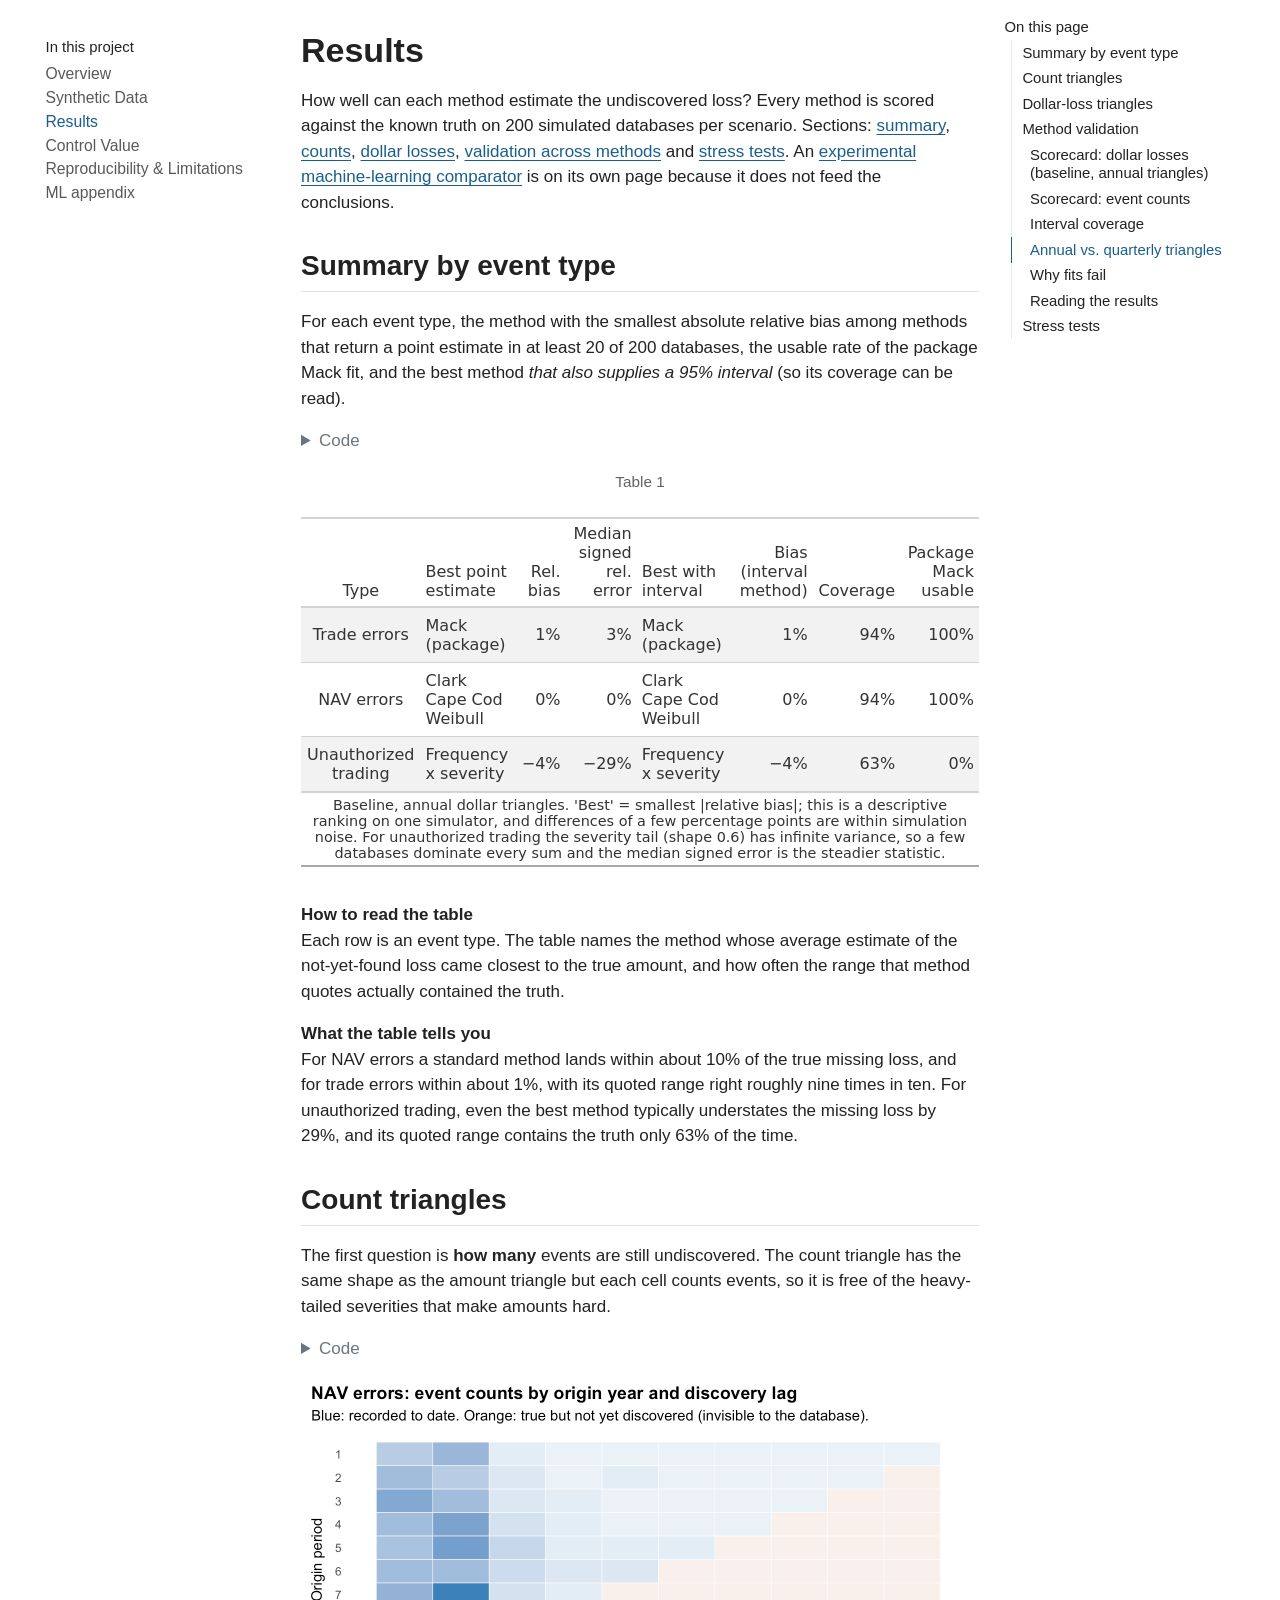
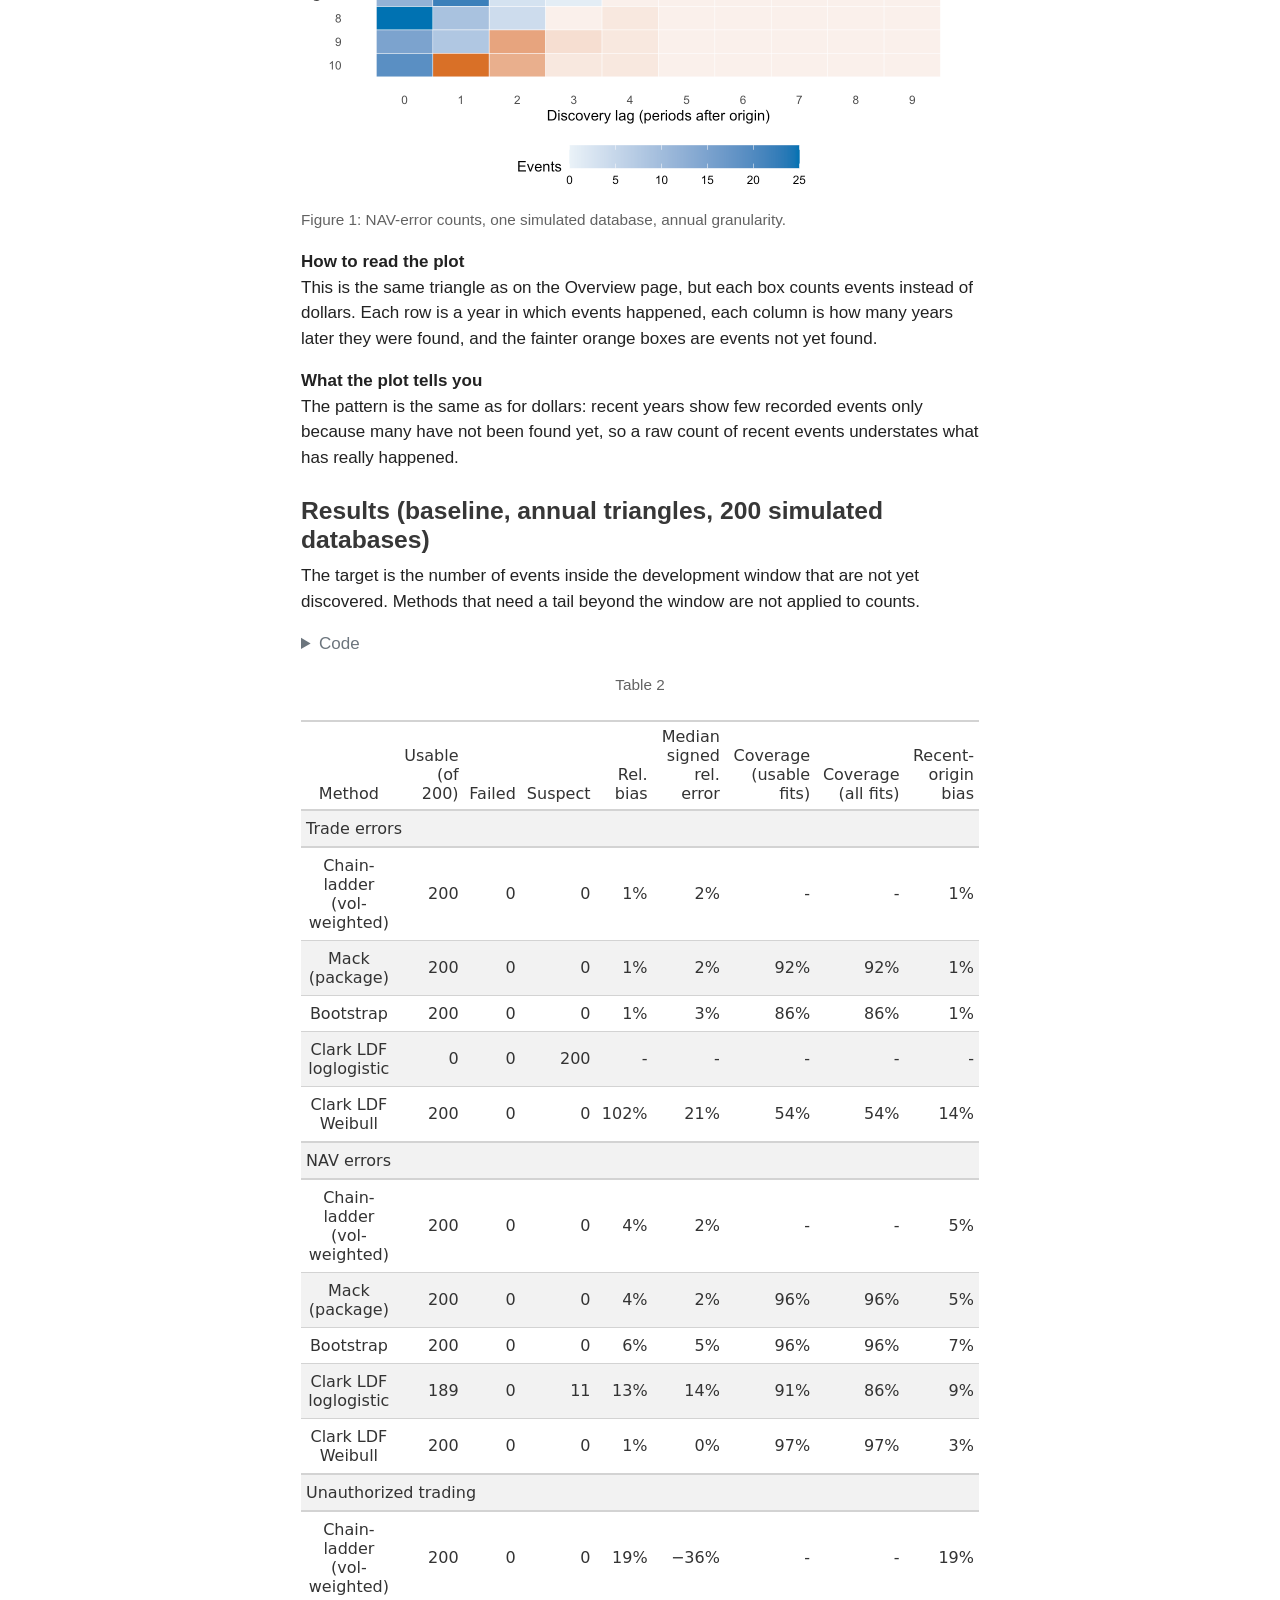
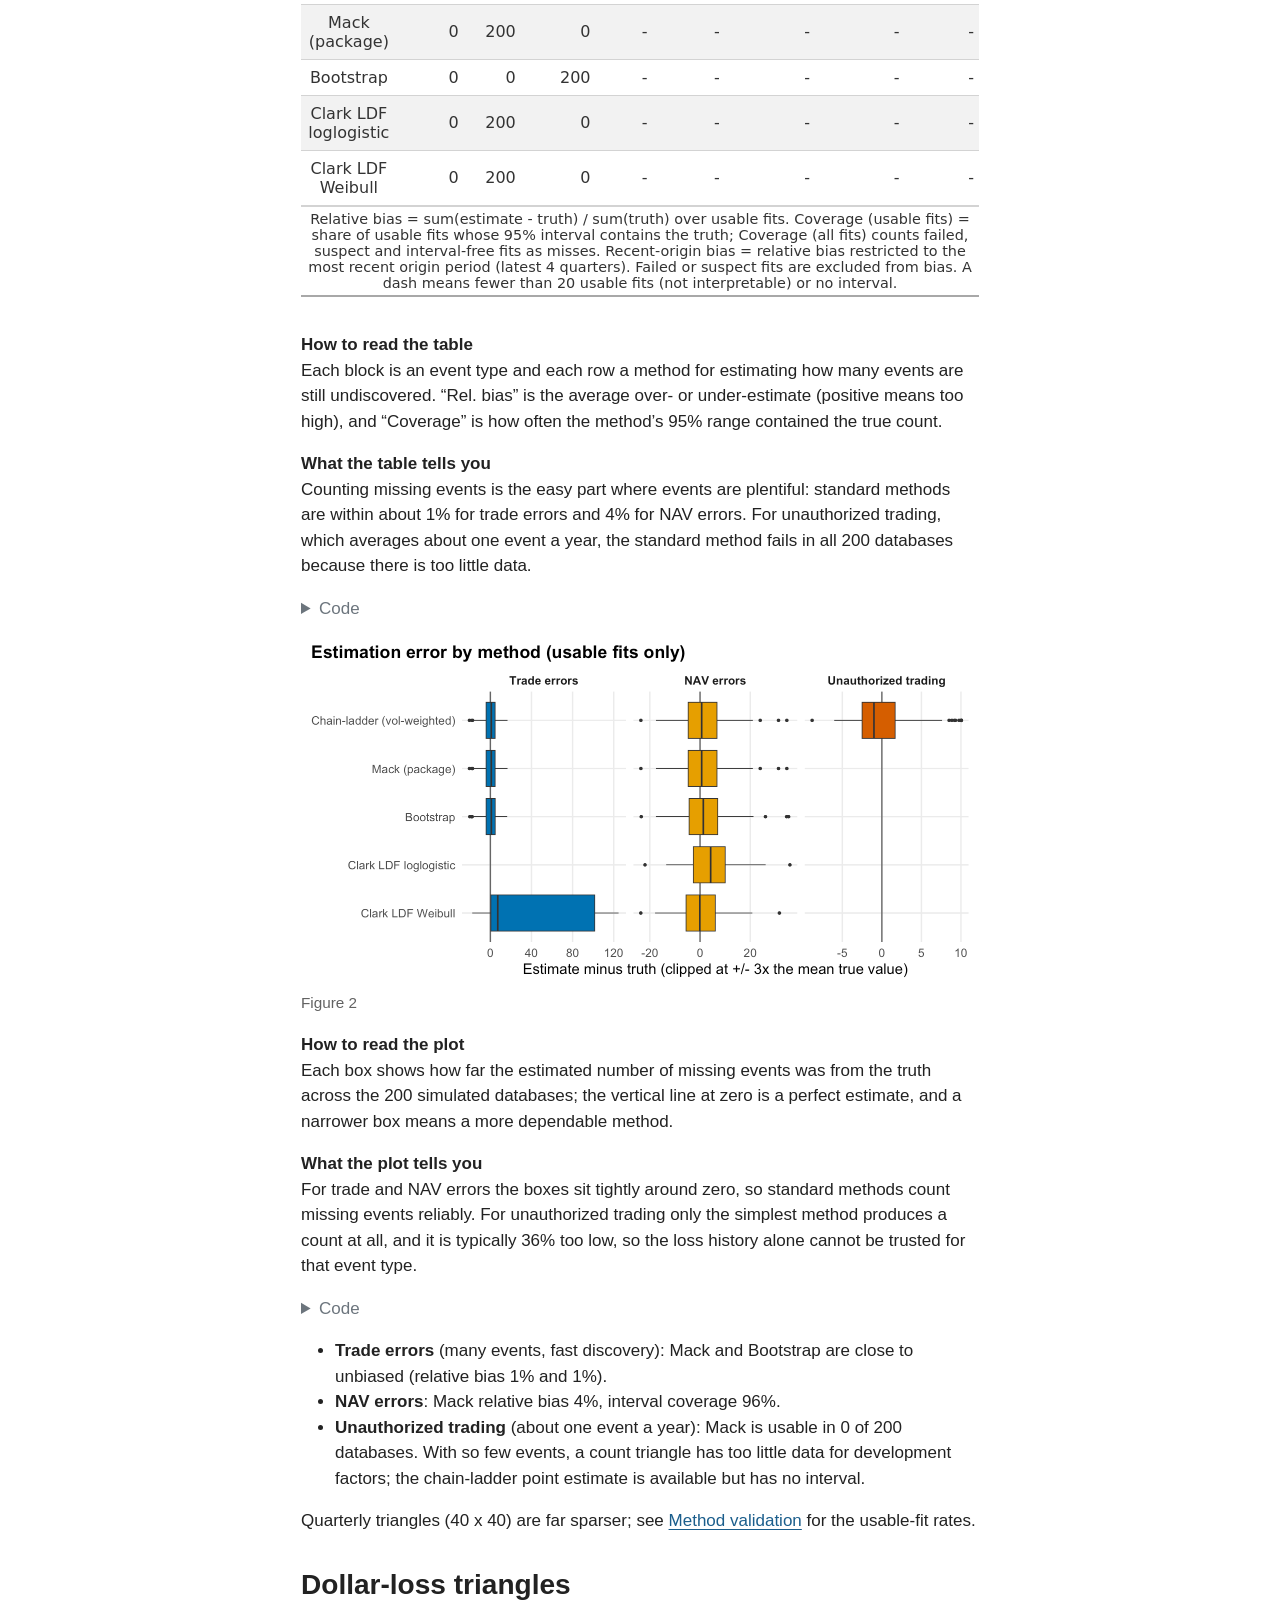
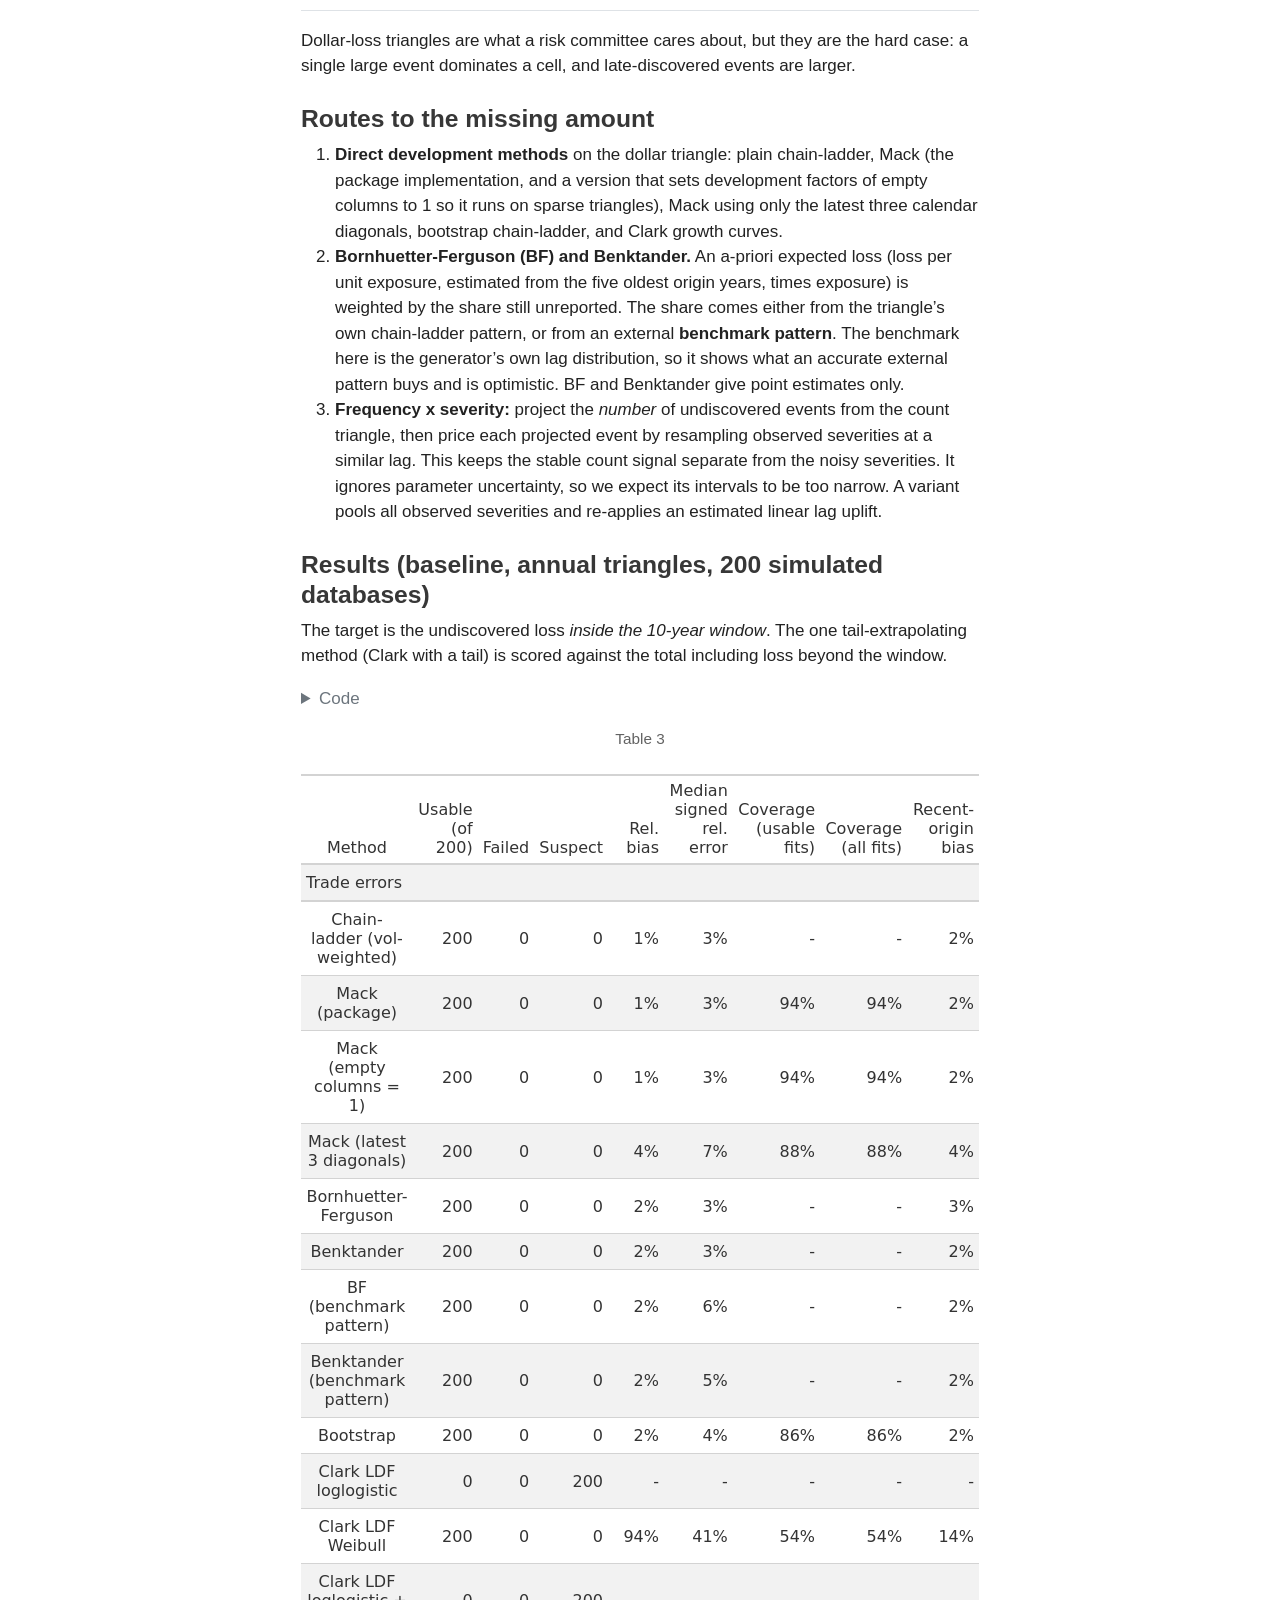
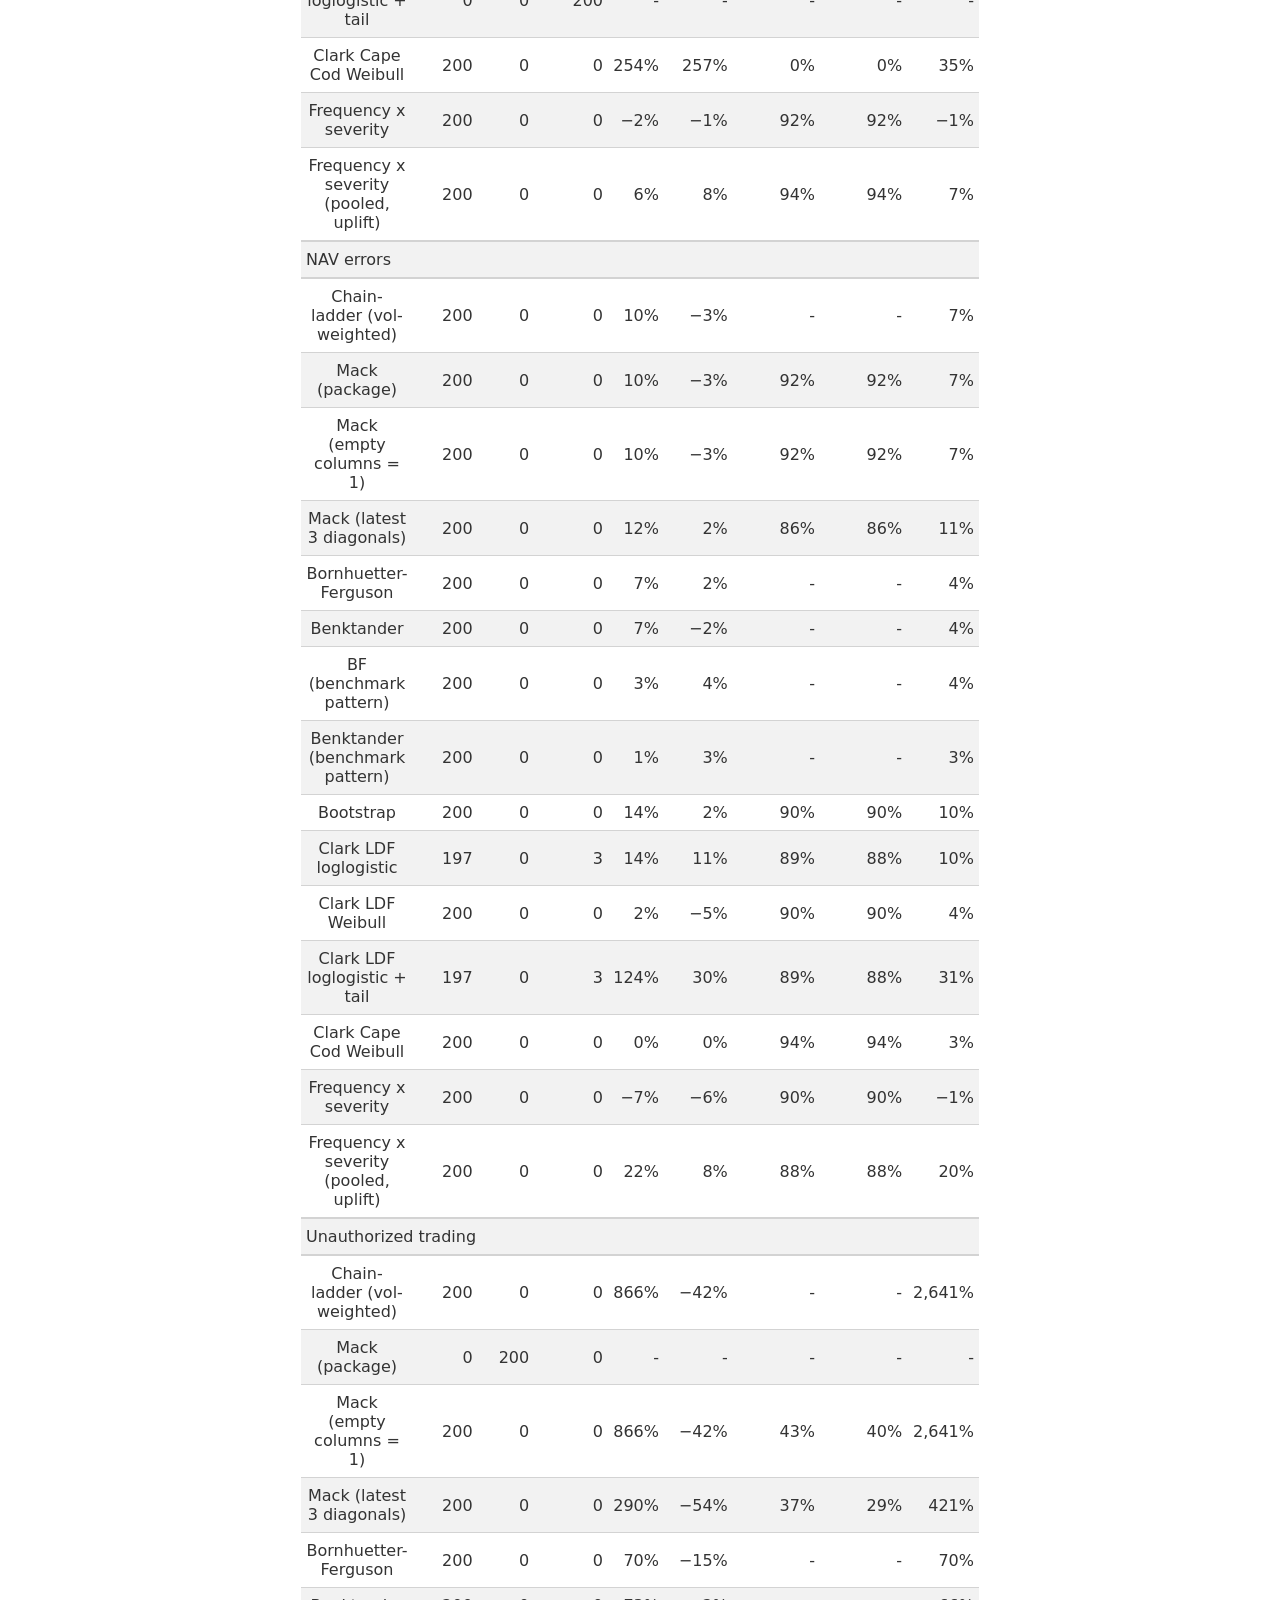
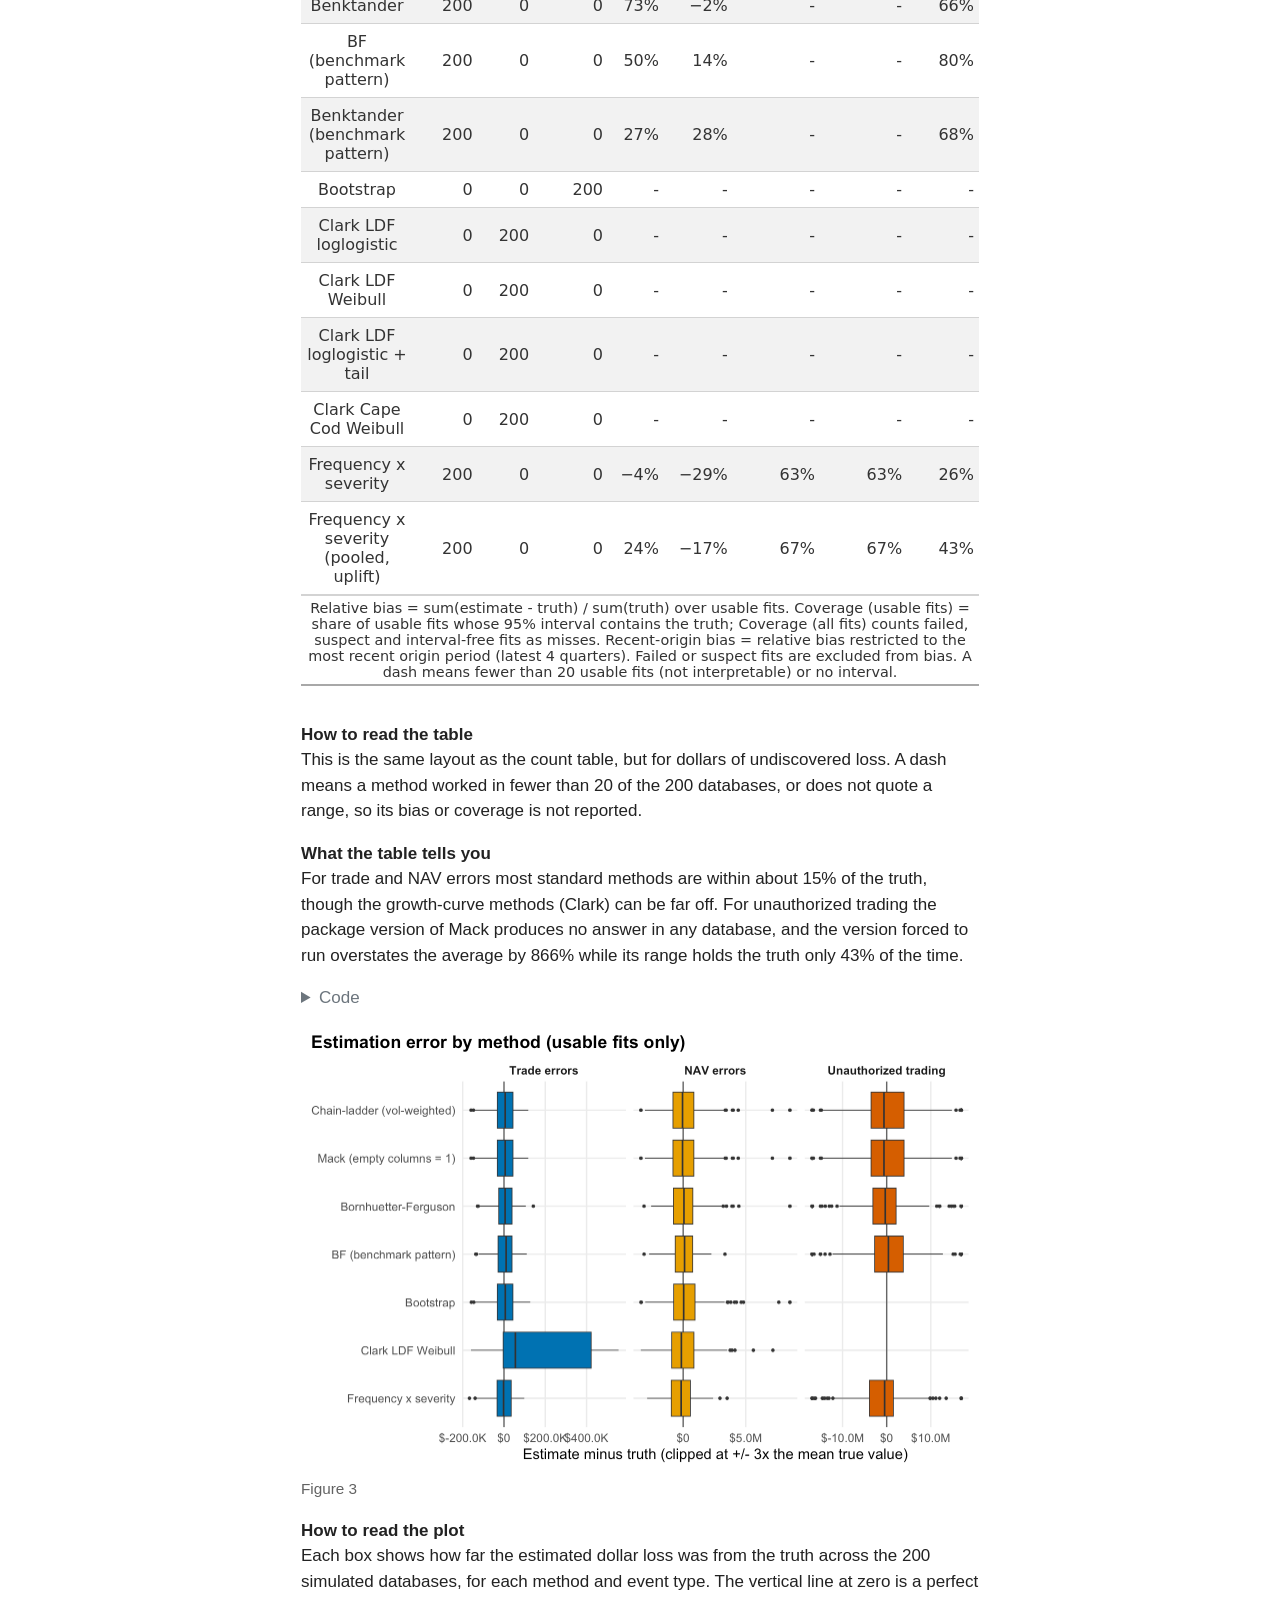
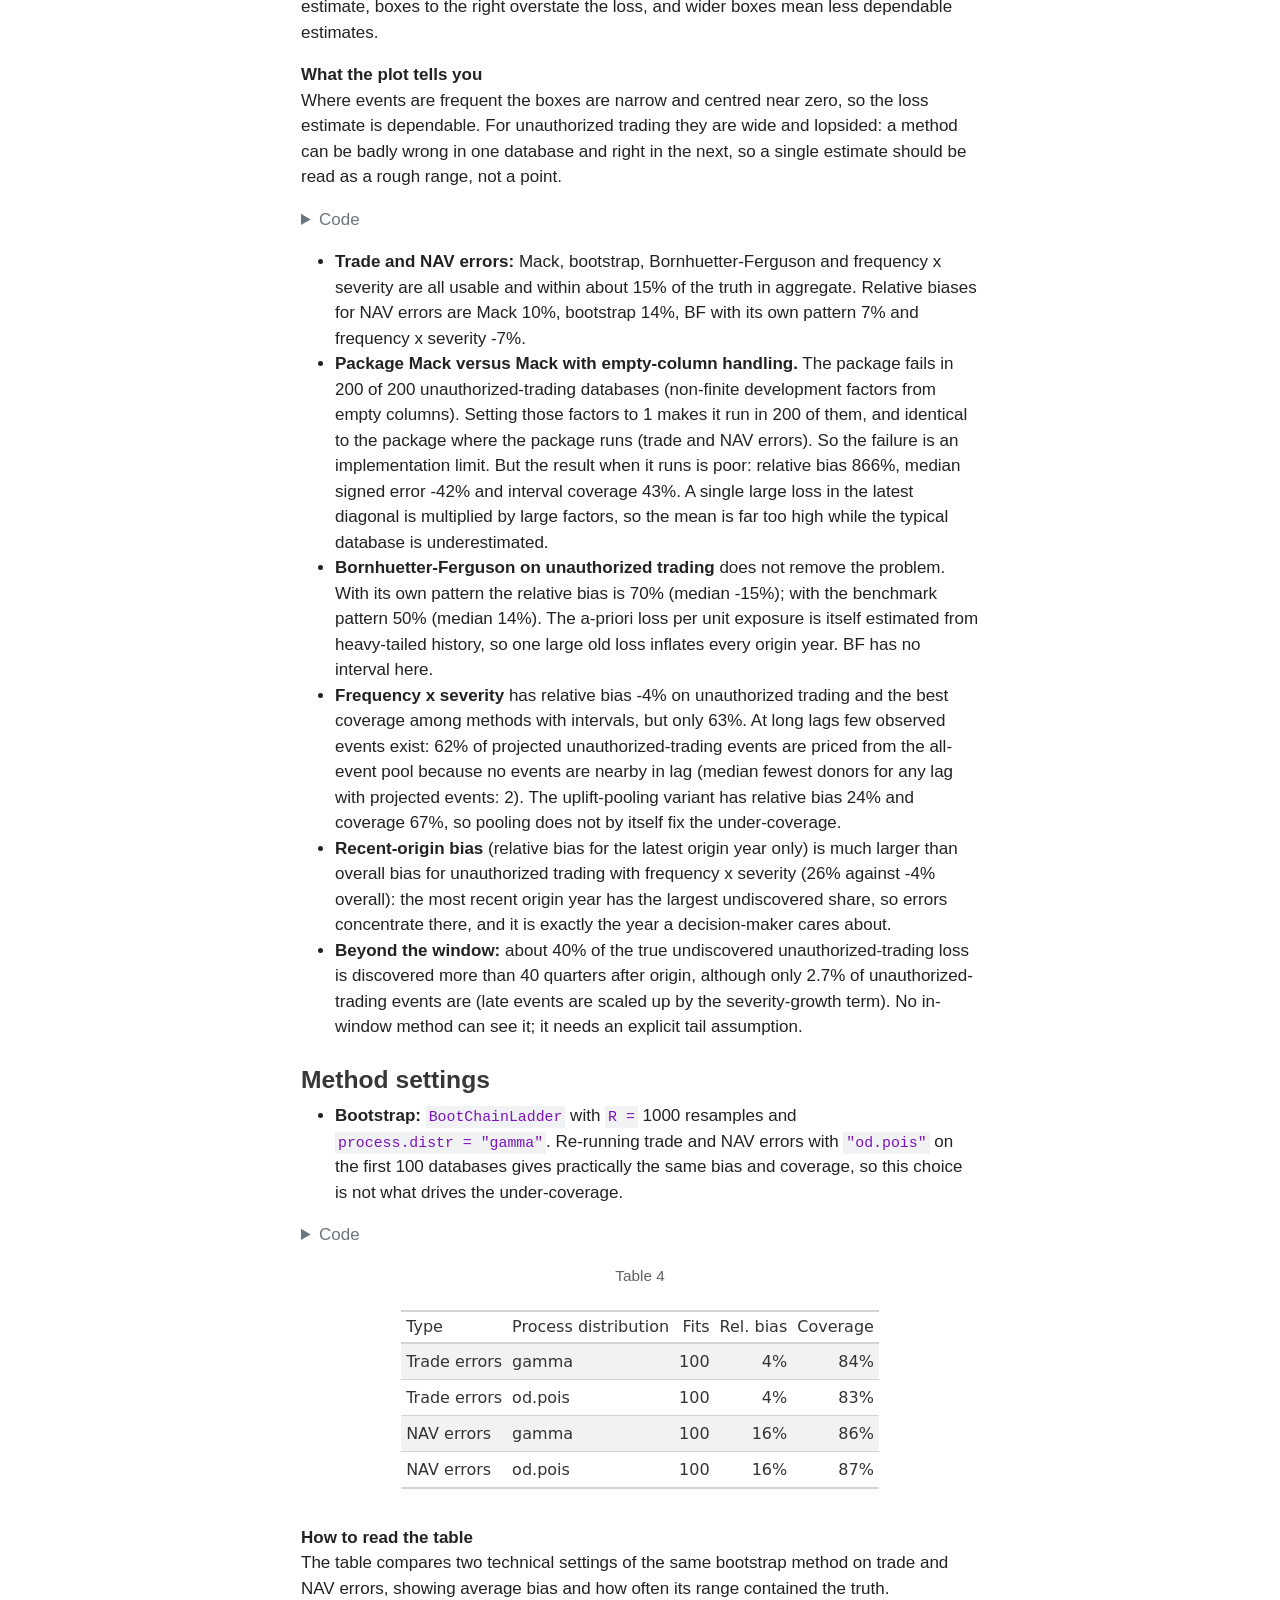
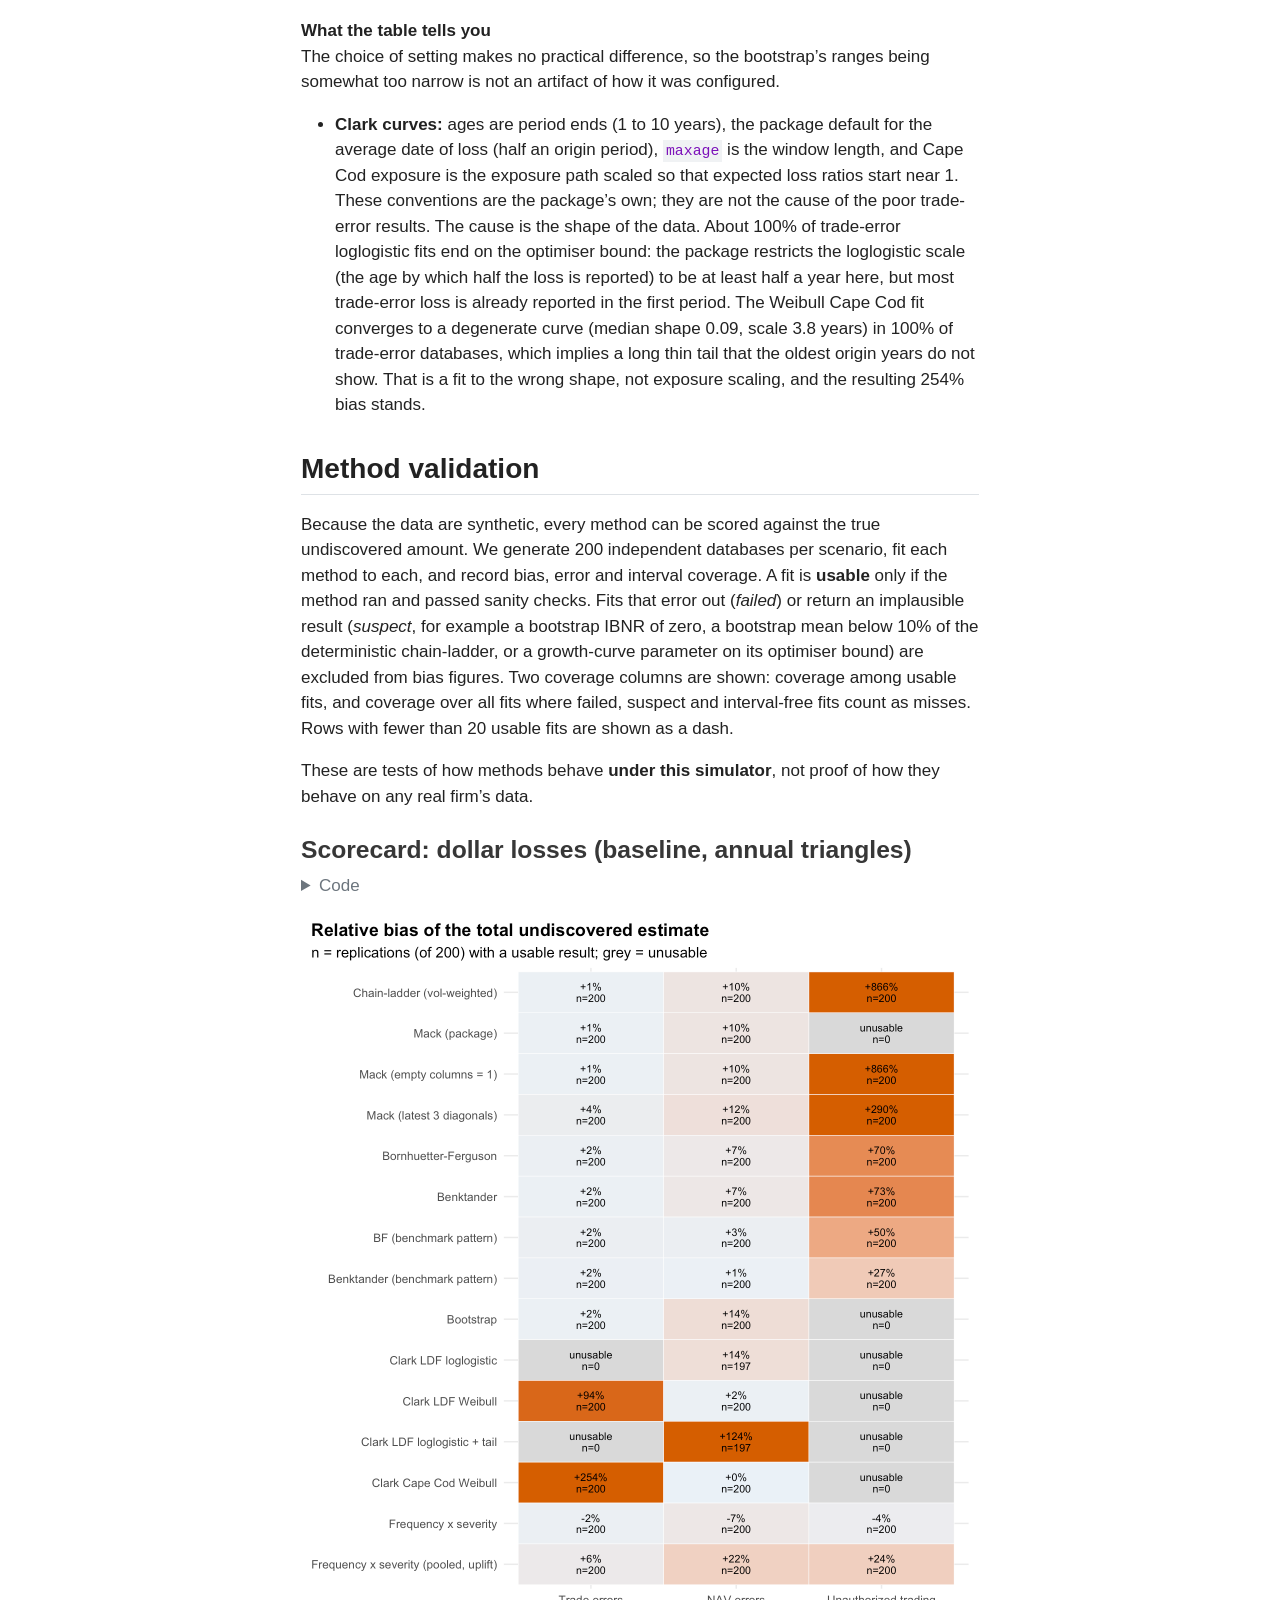
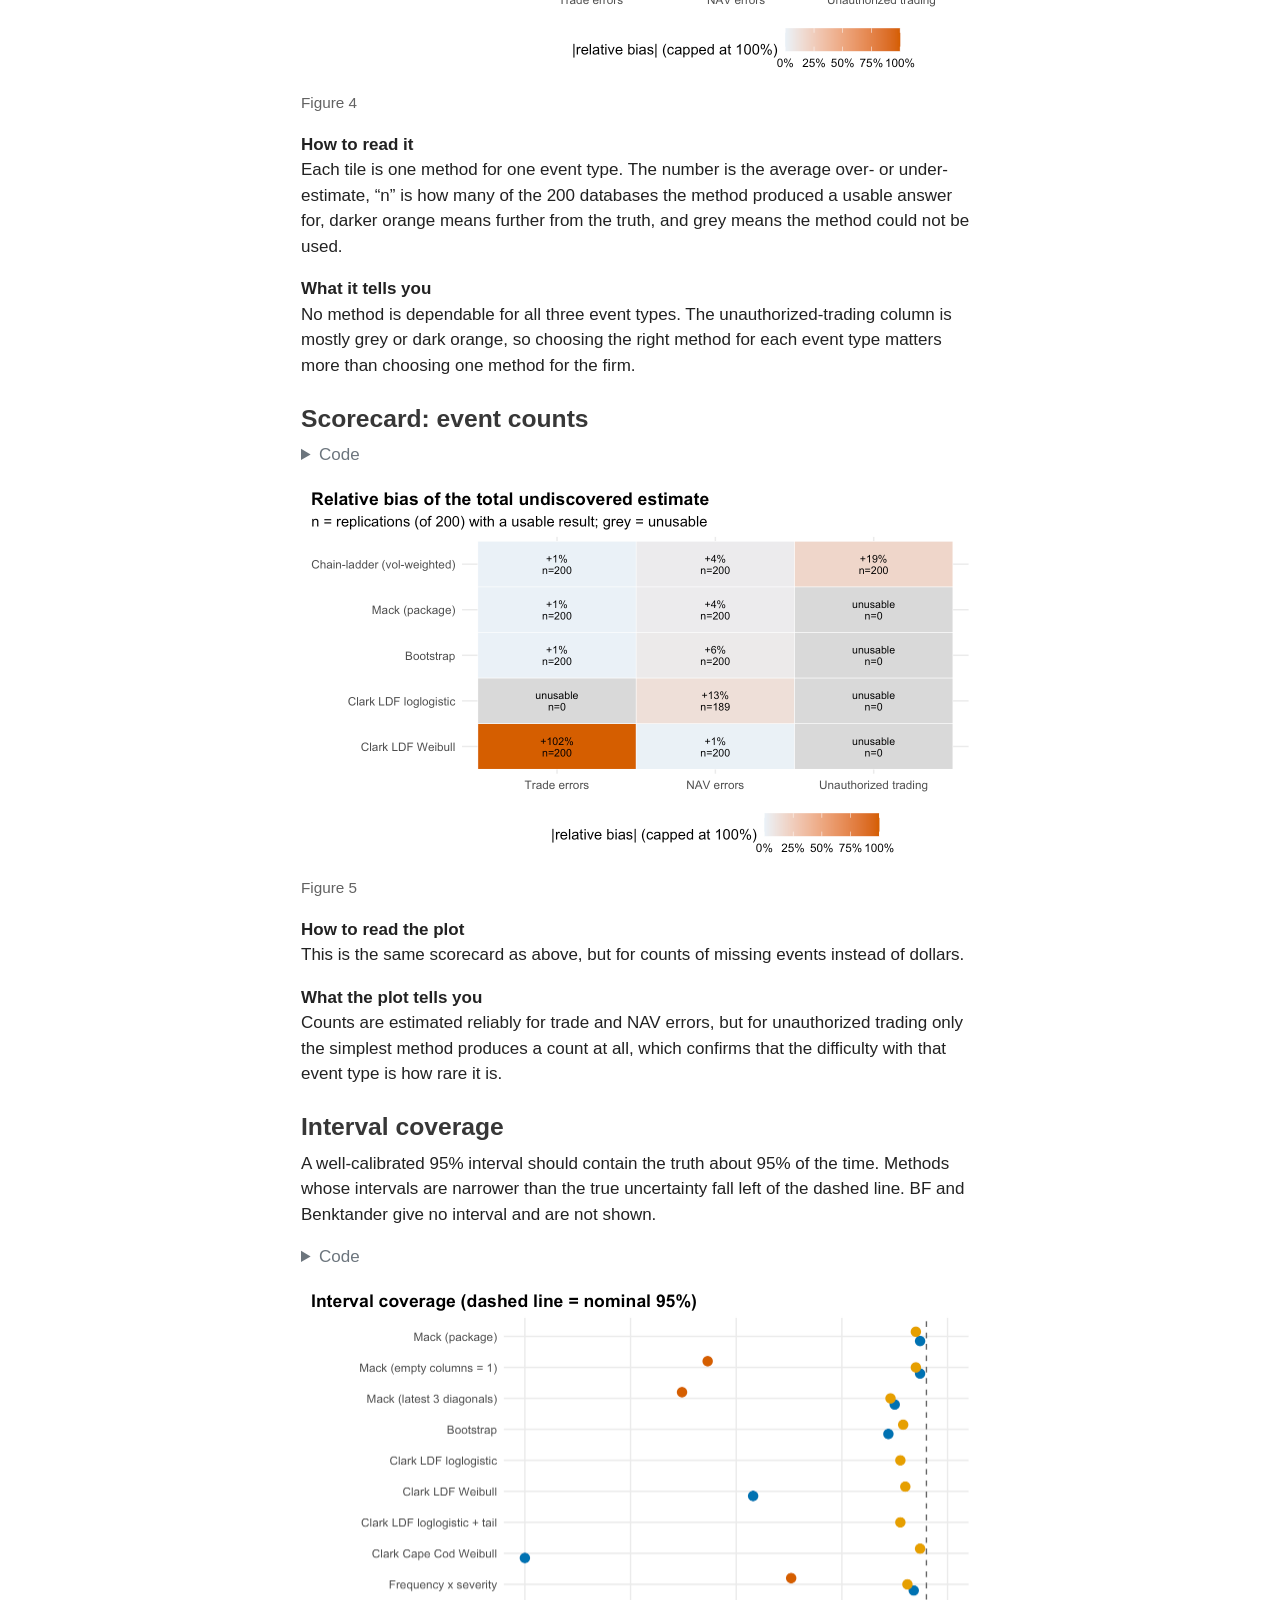
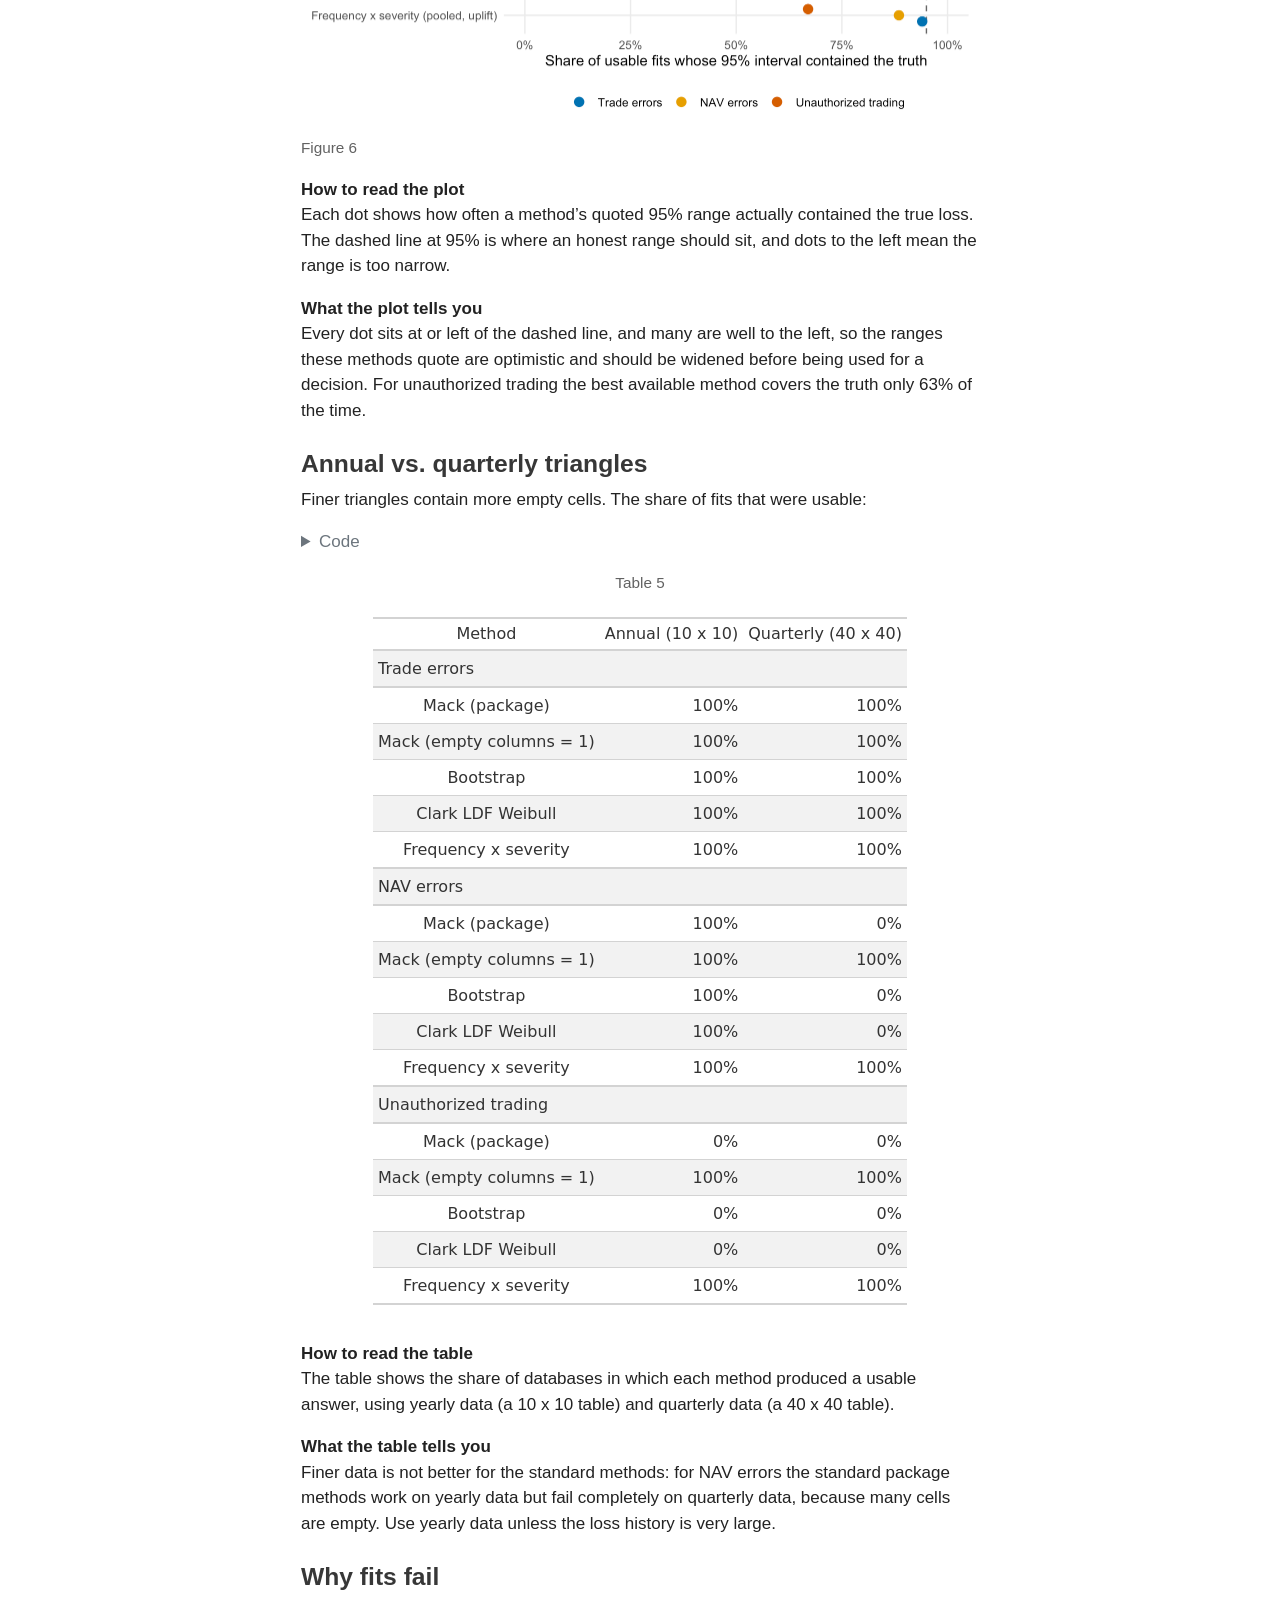
<file: docs/results.html>
<!DOCTYPE html>
<html xmlns="http://www.w3.org/1999/xhtml" lang="en" xml:lang="en"><head>

<meta charset="utf-8">
<meta name="generator" content="quarto-1.8.26">

<meta name="viewport" content="width=device-width, initial-scale=1.0, user-scalable=yes">


<title>Results – Late-Discovered Operational Risk Events</title>
<style>
code{white-space: pre-wrap;}
span.smallcaps{font-variant: small-caps;}
div.columns{display: flex; gap: min(4vw, 1.5em);}
div.column{flex: auto; overflow-x: auto;}
div.hanging-indent{margin-left: 1.5em; text-indent: -1.5em;}
ul.task-list{list-style: none;}
ul.task-list li input[type="checkbox"] {
  width: 0.8em;
  margin: 0 0.8em 0.2em -1em; /* quarto-specific, see https://github.com/quarto-dev/quarto-cli/issues/4556 */ 
  vertical-align: middle;
}
/* CSS for syntax highlighting */
html { -webkit-text-size-adjust: 100%; }
pre > code.sourceCode { white-space: pre; position: relative; }
pre > code.sourceCode > span { display: inline-block; line-height: 1.25; }
pre > code.sourceCode > span:empty { height: 1.2em; }
.sourceCode { overflow: visible; }
code.sourceCode > span { color: inherit; text-decoration: inherit; }
div.sourceCode { margin: 1em 0; }
pre.sourceCode { margin: 0; }
@media screen {
div.sourceCode { overflow: auto; }
}
@media print {
pre > code.sourceCode { white-space: pre-wrap; }
pre > code.sourceCode > span { text-indent: -5em; padding-left: 5em; }
}
pre.numberSource code
  { counter-reset: source-line 0; }
pre.numberSource code > span
  { position: relative; left: -4em; counter-increment: source-line; }
pre.numberSource code > span > a:first-child::before
  { content: counter(source-line);
    position: relative; left: -1em; text-align: right; vertical-align: baseline;
    border: none; display: inline-block;
    -webkit-touch-callout: none; -webkit-user-select: none;
    -khtml-user-select: none; -moz-user-select: none;
    -ms-user-select: none; user-select: none;
    padding: 0 4px; width: 4em;
  }
pre.numberSource { margin-left: 3em;  padding-left: 4px; }
div.sourceCode
  {   }
@media screen {
pre > code.sourceCode > span > a:first-child::before { text-decoration: underline; }
}
</style>


<script src="site_libs/quarto-nav/quarto-nav.js"></script>
<script src="site_libs/quarto-nav/headroom.min.js"></script>
<link href="./controls.html" rel="next">
<link href="./data.html" rel="prev">
<script src="site_libs/clipboard/clipboard.min.js"></script>
<script src="site_libs/quarto-html/quarto.js" type="module"></script>
<script src="site_libs/quarto-html/tabsets/tabsets.js" type="module"></script>
<script src="site_libs/quarto-html/axe/axe-check.js" type="module"></script>
<script src="site_libs/quarto-html/popper.min.js"></script>
<script src="site_libs/quarto-html/tippy.umd.min.js"></script>
<script src="site_libs/quarto-html/anchor.min.js"></script>
<link href="site_libs/quarto-html/tippy.css" rel="stylesheet">
<link href="site_libs/quarto-html/quarto-syntax-highlighting-587c61ba64f3a5504c4d52d930310e48.css" rel="stylesheet" id="quarto-text-highlighting-styles">
<script src="site_libs/bootstrap/bootstrap.min.js"></script>
<link href="site_libs/bootstrap/bootstrap-icons.css" rel="stylesheet">
<link href="site_libs/bootstrap/bootstrap-27a998fbd444cbea4325d855b637c53e.min.css" rel="stylesheet" append-hash="true" id="quarto-bootstrap" data-mode="light">
<script id="quarto-search-options" type="application/json">{
  "language": {
    "search-no-results-text": "No results",
    "search-matching-documents-text": "matching documents",
    "search-copy-link-title": "Copy link to search",
    "search-hide-matches-text": "Hide additional matches",
    "search-more-match-text": "more match in this document",
    "search-more-matches-text": "more matches in this document",
    "search-clear-button-title": "Clear",
    "search-text-placeholder": "",
    "search-detached-cancel-button-title": "Cancel",
    "search-submit-button-title": "Submit",
    "search-label": "Search"
  }
}</script>


</head>

<body class="nav-sidebar floating quarto-light">

<div id="quarto-search-results"></div>
  <header id="quarto-header" class="headroom fixed-top">
  <nav class="quarto-secondary-nav">
    <div class="container-fluid d-flex">
      <button type="button" class="quarto-btn-toggle btn" data-bs-toggle="collapse" role="button" data-bs-target=".quarto-sidebar-collapse-item" aria-controls="quarto-sidebar" aria-expanded="false" aria-label="Toggle sidebar navigation" onclick="if (window.quartoToggleHeadroom) { window.quartoToggleHeadroom(); }">
        <i class="bi bi-layout-text-sidebar-reverse"></i>
      </button>
        <nav class="quarto-page-breadcrumbs" aria-label="breadcrumb"><ol class="breadcrumb"><li class="breadcrumb-item"><a href="./results.html">Results</a></li></ol></nav>
        <a class="flex-grow-1" role="navigation" data-bs-toggle="collapse" data-bs-target=".quarto-sidebar-collapse-item" aria-controls="quarto-sidebar" aria-expanded="false" aria-label="Toggle sidebar navigation" onclick="if (window.quartoToggleHeadroom) { window.quartoToggleHeadroom(); }">      
        </a>
    </div>
  </nav>
</header>
<!-- content -->
<div id="quarto-content" class="quarto-container page-columns page-rows-contents page-layout-article">
<!-- sidebar -->
  <nav id="quarto-sidebar" class="sidebar collapse collapse-horizontal quarto-sidebar-collapse-item sidebar-navigation floating overflow-auto">
    <div class="pt-lg-2 mt-2 text-left sidebar-header">
    <div class="sidebar-title mb-0 py-0">
      <a href="./">Late-Discovered Operational Risk Events</a> 
    </div>
      </div>
    <div class="sidebar-menu-container"> 
    <ul class="list-unstyled mt-1">
        <li class="sidebar-item">
  <div class="sidebar-item-container"> 
  <a href="./index.html" class="sidebar-item-text sidebar-link">
 <span class="menu-text">Overview</span></a>
  </div>
</li>
        <li class="sidebar-item">
  <div class="sidebar-item-container"> 
  <a href="./data.html" class="sidebar-item-text sidebar-link">
 <span class="menu-text">Synthetic Data</span></a>
  </div>
</li>
        <li class="sidebar-item">
  <div class="sidebar-item-container"> 
  <a href="./results.html" class="sidebar-item-text sidebar-link active">
 <span class="menu-text">Results</span></a>
  </div>
</li>
        <li class="sidebar-item">
  <div class="sidebar-item-container"> 
  <a href="./controls.html" class="sidebar-item-text sidebar-link">
 <span class="menu-text">Control Value</span></a>
  </div>
</li>
        <li class="sidebar-item">
  <div class="sidebar-item-container"> 
  <a href="./reproducibility.html" class="sidebar-item-text sidebar-link">
 <span class="menu-text">Reproducibility &amp; Limitations</span></a>
  </div>
</li>
        <li class="sidebar-item">
  <div class="sidebar-item-container"> 
  <a href="./ml-appendix.html" class="sidebar-item-text sidebar-link">
 <span class="menu-text">ML appendix</span></a>
  </div>
</li>
    </ul>
    </div>
</nav>
<div id="quarto-sidebar-glass" class="quarto-sidebar-collapse-item" data-bs-toggle="collapse" data-bs-target=".quarto-sidebar-collapse-item"></div>
<!-- margin-sidebar -->
    <div id="quarto-margin-sidebar" class="sidebar margin-sidebar">
        <nav id="TOC" role="doc-toc" class="toc-active">
    <h2 id="toc-title">On this page</h2>
   
  <ul>
  <li><a href="#sec-summary" id="toc-sec-summary" class="nav-link active" data-scroll-target="#sec-summary">Summary by event type</a></li>
  <li><a href="#sec-counts" id="toc-sec-counts" class="nav-link" data-scroll-target="#sec-counts">Count triangles</a>
  <ul class="collapse">
  <li><a href="#results-baseline-annual-triangles-200-simulated-databases" id="toc-results-baseline-annual-triangles-200-simulated-databases" class="nav-link" data-scroll-target="#results-baseline-annual-triangles-200-simulated-databases">Results (baseline, annual triangles, 200 simulated databases)</a></li>
  </ul></li>
  <li><a href="#sec-amounts" id="toc-sec-amounts" class="nav-link" data-scroll-target="#sec-amounts">Dollar-loss triangles</a>
  <ul class="collapse">
  <li><a href="#routes-to-the-missing-amount" id="toc-routes-to-the-missing-amount" class="nav-link" data-scroll-target="#routes-to-the-missing-amount">Routes to the missing amount</a></li>
  <li><a href="#results-baseline-annual-triangles-200-simulated-databases-1" id="toc-results-baseline-annual-triangles-200-simulated-databases-1" class="nav-link" data-scroll-target="#results-baseline-annual-triangles-200-simulated-databases-1">Results (baseline, annual triangles, 200 simulated databases)</a></li>
  <li><a href="#method-settings" id="toc-method-settings" class="nav-link" data-scroll-target="#method-settings">Method settings</a></li>
  </ul></li>
  <li><a href="#sec-validation" id="toc-sec-validation" class="nav-link" data-scroll-target="#sec-validation">Method validation</a>
  <ul class="collapse">
  <li><a href="#scorecard-dollar-losses-baseline-annual-triangles" id="toc-scorecard-dollar-losses-baseline-annual-triangles" class="nav-link" data-scroll-target="#scorecard-dollar-losses-baseline-annual-triangles">Scorecard: dollar losses (baseline, annual triangles)</a></li>
  <li><a href="#scorecard-event-counts" id="toc-scorecard-event-counts" class="nav-link" data-scroll-target="#scorecard-event-counts">Scorecard: event counts</a></li>
  <li><a href="#interval-coverage" id="toc-interval-coverage" class="nav-link" data-scroll-target="#interval-coverage">Interval coverage</a></li>
  <li><a href="#annual-vs.-quarterly-triangles" id="toc-annual-vs.-quarterly-triangles" class="nav-link" data-scroll-target="#annual-vs.-quarterly-triangles">Annual vs.&nbsp;quarterly triangles</a></li>
  <li><a href="#why-fits-fail" id="toc-why-fits-fail" class="nav-link" data-scroll-target="#why-fits-fail">Why fits fail</a></li>
  <li><a href="#reading-the-results" id="toc-reading-the-results" class="nav-link" data-scroll-target="#reading-the-results">Reading the results</a></li>
  </ul></li>
  <li><a href="#sec-stress" id="toc-sec-stress" class="nav-link" data-scroll-target="#sec-stress">Stress tests</a>
  <ul class="collapse">
  <li><a href="#heavy-tail-shock-what-is-injected" id="toc-heavy-tail-shock-what-is-injected" class="nav-link" data-scroll-target="#heavy-tail-shock-what-is-injected">Heavy-tail shock: what is injected</a></li>
  <li><a href="#control-improvement-what-the-shift-does" id="toc-control-improvement-what-the-shift-does" class="nav-link" data-scroll-target="#control-improvement-what-the-shift-does">Control improvement: what the shift does</a></li>
  <li><a href="#mean-estimate-vs.-mean-truth" id="toc-mean-estimate-vs.-mean-truth" class="nav-link" data-scroll-target="#mean-estimate-vs.-mean-truth">Mean estimate vs.&nbsp;mean truth</a></li>
  <li><a href="#can-a-calendar-diagonal-test-see-the-change" id="toc-can-a-calendar-diagonal-test-see-the-change" class="nav-link" data-scroll-target="#can-a-calendar-diagonal-test-see-the-change">Can a calendar-diagonal test see the change?</a></li>
  <li><a href="#what-the-stress-tests-show" id="toc-what-the-stress-tests-show" class="nav-link" data-scroll-target="#what-the-stress-tests-show">What the stress tests show</a></li>
  </ul></li>
  </ul>
</nav>
    </div>
<!-- main -->
<main class="content" id="quarto-document-content">

<header id="title-block-header" class="quarto-title-block default">
<div class="quarto-title">
<h1 class="title">Results</h1>
</div>



<div class="quarto-title-meta">

    
  
    
  </div>
  


</header>


<p>How well can each method estimate the undiscovered loss? Every method is scored against the known truth on 200 simulated databases per scenario. Sections: <a href="#sec-summary">summary</a>, <a href="#sec-counts">counts</a>, <a href="#sec-amounts">dollar losses</a>, <a href="#sec-validation">validation across methods</a> and <a href="#sec-stress">stress tests</a>. An <a href="./ml-appendix.html">experimental machine-learning comparator</a> is on its own page because it does not feed the conclusions.</p>
<section id="sec-summary" class="level2">
<h2 class="anchored" data-anchor-id="sec-summary">Summary by event type</h2>
<p>For each event type, the method with the smallest absolute relative bias among methods that return a point estimate in at least 20 of 200 databases, the usable rate of the package Mack fit, and the best method <em>that also supplies a 95% interval</em> (so its coverage can be read).</p>
<div class="cell">
<details class="code-fold">
<summary>Code</summary>
<div class="code-copy-outer-scaffold"><div class="sourceCode cell-code" id="cb1"><pre class="sourceCode r code-with-copy"><code class="sourceCode r"><span id="cb1-1"><a href="#cb1-1" aria-hidden="true" tabindex="-1"></a>elig <span class="ot">&lt;-</span> sa <span class="sc">|&gt;</span> <span class="fu">filter</span>(n_usable <span class="sc">&gt;=</span> min_usable, <span class="sc">!</span><span class="fu">grepl</span>(<span class="st">"_tail$"</span>, method), <span class="sc">!</span><span class="fu">is.na</span>(rel_bias))</span>
<span id="cb1-2"><a href="#cb1-2" aria-hidden="true" tabindex="-1"></a>pick <span class="ot">&lt;-</span> \(d) d <span class="sc">|&gt;</span> <span class="fu">slice_min</span>(<span class="fu">abs</span>(rel_bias), <span class="at">n =</span> <span class="dv">1</span>, <span class="at">by =</span> type, <span class="at">with_ties =</span> <span class="cn">FALSE</span>)</span>
<span id="cb1-3"><a href="#cb1-3" aria-hidden="true" tabindex="-1"></a>best_any <span class="ot">&lt;-</span> elig <span class="sc">|&gt;</span> <span class="fu">pick</span>()</span>
<span id="cb1-4"><a href="#cb1-4" aria-hidden="true" tabindex="-1"></a>best_int <span class="ot">&lt;-</span> elig <span class="sc">|&gt;</span> <span class="fu">filter</span>(has_interval) <span class="sc">|&gt;</span> <span class="fu">pick</span>()</span>
<span id="cb1-5"><a href="#cb1-5" aria-hidden="true" tabindex="-1"></a>usable_mack <span class="ot">&lt;-</span> sa <span class="sc">|&gt;</span> <span class="fu">filter</span>(method <span class="sc">==</span> <span class="st">"mack"</span>) <span class="sc">|&gt;</span> <span class="fu">select</span>(type, <span class="at">mack_usable =</span> usable_rate)</span>
<span id="cb1-6"><a href="#cb1-6" aria-hidden="true" tabindex="-1"></a>best_any <span class="sc">|&gt;</span></span>
<span id="cb1-7"><a href="#cb1-7" aria-hidden="true" tabindex="-1"></a>  <span class="fu">select</span>(type, <span class="st">`</span><span class="at">Best point estimate</span><span class="st">`</span> <span class="ot">=</span> method, <span class="st">`</span><span class="at">Rel. bias</span><span class="st">`</span> <span class="ot">=</span> rel_bias, <span class="st">`</span><span class="at">Median signed rel. error</span><span class="st">`</span> <span class="ot">=</span> median_rel_err) <span class="sc">|&gt;</span></span>
<span id="cb1-8"><a href="#cb1-8" aria-hidden="true" tabindex="-1"></a>  <span class="fu">left_join</span>(best_int <span class="sc">|&gt;</span> <span class="fu">select</span>(type, <span class="st">`</span><span class="at">Best with interval</span><span class="st">`</span> <span class="ot">=</span> method, <span class="st">`</span><span class="at">Bias (interval method)</span><span class="st">`</span> <span class="ot">=</span> rel_bias, <span class="at">Coverage =</span> coverage_usable), <span class="at">by =</span> <span class="st">"type"</span>) <span class="sc">|&gt;</span></span>
<span id="cb1-9"><a href="#cb1-9" aria-hidden="true" tabindex="-1"></a>  <span class="fu">left_join</span>(usable_mack, <span class="at">by =</span> <span class="st">"type"</span>) <span class="sc">|&gt;</span></span>
<span id="cb1-10"><a href="#cb1-10" aria-hidden="true" tabindex="-1"></a>  <span class="fu">mutate</span>(<span class="at">type =</span> <span class="fu">factor</span>(type_lab[type], <span class="at">levels =</span> type_lab),</span>
<span id="cb1-11"><a href="#cb1-11" aria-hidden="true" tabindex="-1"></a>         <span class="fu">across</span>(<span class="fu">starts_with</span>(<span class="st">"Best"</span>), \(x) method_lab[x])) <span class="sc">|&gt;</span></span>
<span id="cb1-12"><a href="#cb1-12" aria-hidden="true" tabindex="-1"></a>  <span class="fu">arrange</span>(type) <span class="sc">|&gt;</span></span>
<span id="cb1-13"><a href="#cb1-13" aria-hidden="true" tabindex="-1"></a>  <span class="fu">rename</span>(<span class="at">Type =</span> type, <span class="st">`</span><span class="at">Package Mack usable</span><span class="st">`</span> <span class="ot">=</span> mack_usable) <span class="sc">|&gt;</span></span>
<span id="cb1-14"><a href="#cb1-14" aria-hidden="true" tabindex="-1"></a>  gt<span class="sc">::</span><span class="fu">gt</span>() <span class="sc">|&gt;</span></span>
<span id="cb1-15"><a href="#cb1-15" aria-hidden="true" tabindex="-1"></a>  gt<span class="sc">::</span><span class="fu">fmt_percent</span>(<span class="fu">c</span>(<span class="st">`</span><span class="at">Rel. bias</span><span class="st">`</span>, <span class="st">`</span><span class="at">Median signed rel. error</span><span class="st">`</span>, <span class="st">`</span><span class="at">Bias (interval method)</span><span class="st">`</span>, Coverage, <span class="st">`</span><span class="at">Package Mack usable</span><span class="st">`</span>), <span class="at">decimals =</span> <span class="dv">0</span>) <span class="sc">|&gt;</span></span>
<span id="cb1-16"><a href="#cb1-16" aria-hidden="true" tabindex="-1"></a>  gt<span class="sc">::</span><span class="fu">sub_missing</span>(<span class="at">missing_text =</span> <span class="st">"-"</span>) <span class="sc">|&gt;</span></span>
<span id="cb1-17"><a href="#cb1-17" aria-hidden="true" tabindex="-1"></a>  gt<span class="sc">::</span><span class="fu">tab_source_note</span>(<span class="st">"Baseline, annual dollar triangles. 'Best' = smallest |relative bias|; this is a descriptive ranking on one simulator, and differences of a few percentage points are within simulation noise. For unauthorized trading the severity tail (shape 0.6) has infinite variance, so a few databases dominate every sum and the median signed error is the steadier statistic."</span>)</span></code></pre></div><button title="Copy to Clipboard" class="code-copy-button"><i class="bi"></i></button></div>
</details>
<div id="tbl-summary" class="cell quarto-float quarto-figure quarto-figure-center anchored">
<figure class="quarto-float quarto-float-tbl figure">
<figcaption class="quarto-float-caption-top quarto-float-caption quarto-float-tbl quarto-uncaptioned" id="tbl-summary-caption-0ceaefa1-69ba-4598-a22c-09a6ac19f8ca">
Table&nbsp;1
</figcaption>
<div aria-describedby="tbl-summary-caption-0ceaefa1-69ba-4598-a22c-09a6ac19f8ca">
<div class="cell-output-display">
<div id="ogkhfieinz" style="padding-left:0px;padding-right:0px;padding-top:10px;padding-bottom:10px;overflow-x:auto;overflow-y:auto;width:auto;height:auto;">
<style>#ogkhfieinz table {
  font-family: system-ui, 'Segoe UI', Roboto, Helvetica, Arial, sans-serif, 'Apple Color Emoji', 'Segoe UI Emoji', 'Segoe UI Symbol', 'Noto Color Emoji';
  -webkit-font-smoothing: antialiased;
  -moz-osx-font-smoothing: grayscale;
}

#ogkhfieinz thead, #ogkhfieinz tbody, #ogkhfieinz tfoot, #ogkhfieinz tr, #ogkhfieinz td, #ogkhfieinz th {
  border-style: none;
}

#ogkhfieinz p {
  margin: 0;
  padding: 0;
}

#ogkhfieinz .gt_table {
  display: table;
  border-collapse: collapse;
  line-height: normal;
  margin-left: auto;
  margin-right: auto;
  color: #333333;
  font-size: 16px;
  font-weight: normal;
  font-style: normal;
  background-color: #FFFFFF;
  width: auto;
  border-top-style: solid;
  border-top-width: 2px;
  border-top-color: #A8A8A8;
  border-right-style: none;
  border-right-width: 2px;
  border-right-color: #D3D3D3;
  border-bottom-style: solid;
  border-bottom-width: 2px;
  border-bottom-color: #A8A8A8;
  border-left-style: none;
  border-left-width: 2px;
  border-left-color: #D3D3D3;
}

#ogkhfieinz .gt_caption {
  padding-top: 4px;
  padding-bottom: 4px;
}

#ogkhfieinz .gt_title {
  color: #333333;
  font-size: 125%;
  font-weight: initial;
  padding-top: 4px;
  padding-bottom: 4px;
  padding-left: 5px;
  padding-right: 5px;
  border-bottom-color: #FFFFFF;
  border-bottom-width: 0;
}

#ogkhfieinz .gt_subtitle {
  color: #333333;
  font-size: 85%;
  font-weight: initial;
  padding-top: 3px;
  padding-bottom: 5px;
  padding-left: 5px;
  padding-right: 5px;
  border-top-color: #FFFFFF;
  border-top-width: 0;
}

#ogkhfieinz .gt_heading {
  background-color: #FFFFFF;
  text-align: center;
  border-bottom-color: #FFFFFF;
  border-left-style: none;
  border-left-width: 1px;
  border-left-color: #D3D3D3;
  border-right-style: none;
  border-right-width: 1px;
  border-right-color: #D3D3D3;
}

#ogkhfieinz .gt_bottom_border {
  border-bottom-style: solid;
  border-bottom-width: 2px;
  border-bottom-color: #D3D3D3;
}

#ogkhfieinz .gt_col_headings {
  border-top-style: solid;
  border-top-width: 2px;
  border-top-color: #D3D3D3;
  border-bottom-style: solid;
  border-bottom-width: 2px;
  border-bottom-color: #D3D3D3;
  border-left-style: none;
  border-left-width: 1px;
  border-left-color: #D3D3D3;
  border-right-style: none;
  border-right-width: 1px;
  border-right-color: #D3D3D3;
}

#ogkhfieinz .gt_col_heading {
  color: #333333;
  background-color: #FFFFFF;
  font-size: 100%;
  font-weight: normal;
  text-transform: inherit;
  border-left-style: none;
  border-left-width: 1px;
  border-left-color: #D3D3D3;
  border-right-style: none;
  border-right-width: 1px;
  border-right-color: #D3D3D3;
  vertical-align: bottom;
  padding-top: 5px;
  padding-bottom: 6px;
  padding-left: 5px;
  padding-right: 5px;
  overflow-x: hidden;
}

#ogkhfieinz .gt_column_spanner_outer {
  color: #333333;
  background-color: #FFFFFF;
  font-size: 100%;
  font-weight: normal;
  text-transform: inherit;
  padding-top: 0;
  padding-bottom: 0;
  padding-left: 4px;
  padding-right: 4px;
}

#ogkhfieinz .gt_column_spanner_outer:first-child {
  padding-left: 0;
}

#ogkhfieinz .gt_column_spanner_outer:last-child {
  padding-right: 0;
}

#ogkhfieinz .gt_column_spanner {
  border-bottom-style: solid;
  border-bottom-width: 2px;
  border-bottom-color: #D3D3D3;
  vertical-align: bottom;
  padding-top: 5px;
  padding-bottom: 5px;
  overflow-x: hidden;
  display: inline-block;
  width: 100%;
}

#ogkhfieinz .gt_spanner_row {
  border-bottom-style: hidden;
}

#ogkhfieinz .gt_group_heading {
  padding-top: 8px;
  padding-bottom: 8px;
  padding-left: 5px;
  padding-right: 5px;
  color: #333333;
  background-color: #FFFFFF;
  font-size: 100%;
  font-weight: initial;
  text-transform: inherit;
  border-top-style: solid;
  border-top-width: 2px;
  border-top-color: #D3D3D3;
  border-bottom-style: solid;
  border-bottom-width: 2px;
  border-bottom-color: #D3D3D3;
  border-left-style: none;
  border-left-width: 1px;
  border-left-color: #D3D3D3;
  border-right-style: none;
  border-right-width: 1px;
  border-right-color: #D3D3D3;
  vertical-align: middle;
  text-align: left;
}

#ogkhfieinz .gt_empty_group_heading {
  padding: 0.5px;
  color: #333333;
  background-color: #FFFFFF;
  font-size: 100%;
  font-weight: initial;
  border-top-style: solid;
  border-top-width: 2px;
  border-top-color: #D3D3D3;
  border-bottom-style: solid;
  border-bottom-width: 2px;
  border-bottom-color: #D3D3D3;
  vertical-align: middle;
}

#ogkhfieinz .gt_from_md > :first-child {
  margin-top: 0;
}

#ogkhfieinz .gt_from_md > :last-child {
  margin-bottom: 0;
}

#ogkhfieinz .gt_row {
  padding-top: 8px;
  padding-bottom: 8px;
  padding-left: 5px;
  padding-right: 5px;
  margin: 10px;
  border-top-style: solid;
  border-top-width: 1px;
  border-top-color: #D3D3D3;
  border-left-style: none;
  border-left-width: 1px;
  border-left-color: #D3D3D3;
  border-right-style: none;
  border-right-width: 1px;
  border-right-color: #D3D3D3;
  vertical-align: middle;
  overflow-x: hidden;
}

#ogkhfieinz .gt_stub {
  color: #333333;
  background-color: #FFFFFF;
  font-size: 100%;
  font-weight: initial;
  text-transform: inherit;
  border-right-style: solid;
  border-right-width: 2px;
  border-right-color: #D3D3D3;
  padding-left: 5px;
  padding-right: 5px;
}

#ogkhfieinz .gt_stub_row_group {
  color: #333333;
  background-color: #FFFFFF;
  font-size: 100%;
  font-weight: initial;
  text-transform: inherit;
  border-right-style: solid;
  border-right-width: 2px;
  border-right-color: #D3D3D3;
  padding-left: 5px;
  padding-right: 5px;
  vertical-align: top;
}

#ogkhfieinz .gt_row_group_first td {
  border-top-width: 2px;
}

#ogkhfieinz .gt_row_group_first th {
  border-top-width: 2px;
}

#ogkhfieinz .gt_summary_row {
  color: #333333;
  background-color: #FFFFFF;
  text-transform: inherit;
  padding-top: 8px;
  padding-bottom: 8px;
  padding-left: 5px;
  padding-right: 5px;
}

#ogkhfieinz .gt_first_summary_row {
  border-top-style: solid;
  border-top-color: #D3D3D3;
}

#ogkhfieinz .gt_first_summary_row.thick {
  border-top-width: 2px;
}

#ogkhfieinz .gt_last_summary_row {
  padding-top: 8px;
  padding-bottom: 8px;
  padding-left: 5px;
  padding-right: 5px;
  border-bottom-style: solid;
  border-bottom-width: 2px;
  border-bottom-color: #D3D3D3;
}

#ogkhfieinz .gt_grand_summary_row {
  color: #333333;
  background-color: #FFFFFF;
  text-transform: inherit;
  padding-top: 8px;
  padding-bottom: 8px;
  padding-left: 5px;
  padding-right: 5px;
}

#ogkhfieinz .gt_first_grand_summary_row {
  padding-top: 8px;
  padding-bottom: 8px;
  padding-left: 5px;
  padding-right: 5px;
  border-top-style: double;
  border-top-width: 6px;
  border-top-color: #D3D3D3;
}

#ogkhfieinz .gt_last_grand_summary_row_top {
  padding-top: 8px;
  padding-bottom: 8px;
  padding-left: 5px;
  padding-right: 5px;
  border-bottom-style: double;
  border-bottom-width: 6px;
  border-bottom-color: #D3D3D3;
}

#ogkhfieinz .gt_striped {
  background-color: rgba(128, 128, 128, 0.05);
}

#ogkhfieinz .gt_table_body {
  border-top-style: solid;
  border-top-width: 2px;
  border-top-color: #D3D3D3;
  border-bottom-style: solid;
  border-bottom-width: 2px;
  border-bottom-color: #D3D3D3;
}

#ogkhfieinz .gt_footnotes {
  color: #333333;
  background-color: #FFFFFF;
  border-bottom-style: none;
  border-bottom-width: 2px;
  border-bottom-color: #D3D3D3;
  border-left-style: none;
  border-left-width: 2px;
  border-left-color: #D3D3D3;
  border-right-style: none;
  border-right-width: 2px;
  border-right-color: #D3D3D3;
}

#ogkhfieinz .gt_footnote {
  margin: 0px;
  font-size: 90%;
  padding-top: 4px;
  padding-bottom: 4px;
  padding-left: 5px;
  padding-right: 5px;
}

#ogkhfieinz .gt_sourcenotes {
  color: #333333;
  background-color: #FFFFFF;
  border-bottom-style: none;
  border-bottom-width: 2px;
  border-bottom-color: #D3D3D3;
  border-left-style: none;
  border-left-width: 2px;
  border-left-color: #D3D3D3;
  border-right-style: none;
  border-right-width: 2px;
  border-right-color: #D3D3D3;
}

#ogkhfieinz .gt_sourcenote {
  font-size: 90%;
  padding-top: 4px;
  padding-bottom: 4px;
  padding-left: 5px;
  padding-right: 5px;
}

#ogkhfieinz .gt_left {
  text-align: left;
}

#ogkhfieinz .gt_center {
  text-align: center;
}

#ogkhfieinz .gt_right {
  text-align: right;
  font-variant-numeric: tabular-nums;
}

#ogkhfieinz .gt_font_normal {
  font-weight: normal;
}

#ogkhfieinz .gt_font_bold {
  font-weight: bold;
}

#ogkhfieinz .gt_font_italic {
  font-style: italic;
}

#ogkhfieinz .gt_super {
  font-size: 65%;
}

#ogkhfieinz .gt_footnote_marks {
  font-size: 75%;
  vertical-align: 0.4em;
  position: initial;
}

#ogkhfieinz .gt_asterisk {
  font-size: 100%;
  vertical-align: 0;
}

#ogkhfieinz .gt_indent_1 {
  text-indent: 5px;
}

#ogkhfieinz .gt_indent_2 {
  text-indent: 10px;
}

#ogkhfieinz .gt_indent_3 {
  text-indent: 15px;
}

#ogkhfieinz .gt_indent_4 {
  text-indent: 20px;
}

#ogkhfieinz .gt_indent_5 {
  text-indent: 25px;
}

#ogkhfieinz .katex-display {
  display: inline-flex !important;
  margin-bottom: 0.75em !important;
}

#ogkhfieinz div.Reactable > div.rt-table > div.rt-thead > div.rt-tr.rt-tr-group-header > div.rt-th-group:after {
  height: 0px !important;
}
</style>

<table class="gt_table do-not-create-environment caption-top table table-sm table-striped small" data-quarto-bootstrap="false">
<thead>
<tr class="gt_col_headings header">
<th id="Type" class="gt_col_heading gt_columns_bottom_border gt_center" data-quarto-table-cell-role="th" scope="col">Type</th>
<th id="Best-point-estimate" class="gt_col_heading gt_columns_bottom_border gt_left" data-quarto-table-cell-role="th" scope="col">Best point estimate</th>
<th id="Rel.-bias" class="gt_col_heading gt_columns_bottom_border gt_right" data-quarto-table-cell-role="th" scope="col">Rel. bias</th>
<th id="Median-signed-rel.-error" class="gt_col_heading gt_columns_bottom_border gt_right" data-quarto-table-cell-role="th" scope="col">Median signed rel. error</th>
<th id="Best-with-interval" class="gt_col_heading gt_columns_bottom_border gt_left" data-quarto-table-cell-role="th" scope="col">Best with interval</th>
<th id="Bias-(interval-method)" class="gt_col_heading gt_columns_bottom_border gt_right" data-quarto-table-cell-role="th" scope="col">Bias (interval method)</th>
<th id="Coverage" class="gt_col_heading gt_columns_bottom_border gt_right" data-quarto-table-cell-role="th" scope="col">Coverage</th>
<th id="Package-Mack-usable" class="gt_col_heading gt_columns_bottom_border gt_right" data-quarto-table-cell-role="th" scope="col">Package Mack usable</th>
</tr>
</thead>
<tbody class="gt_table_body">
<tr class="odd">
<td class="gt_row gt_center" headers="Type">Trade errors</td>
<td class="gt_row gt_left" headers="Best point estimate">Mack (package)</td>
<td class="gt_row gt_right" headers="Rel. bias">1%</td>
<td class="gt_row gt_right" headers="Median signed rel. error">3%</td>
<td class="gt_row gt_left" headers="Best with interval">Mack (package)</td>
<td class="gt_row gt_right" headers="Bias (interval method)">1%</td>
<td class="gt_row gt_right" headers="Coverage">94%</td>
<td class="gt_row gt_right" headers="Package Mack usable">100%</td>
</tr>
<tr class="even">
<td class="gt_row gt_center" headers="Type">NAV errors</td>
<td class="gt_row gt_left" headers="Best point estimate">Clark Cape Cod Weibull</td>
<td class="gt_row gt_right" headers="Rel. bias">0%</td>
<td class="gt_row gt_right" headers="Median signed rel. error">0%</td>
<td class="gt_row gt_left" headers="Best with interval">Clark Cape Cod Weibull</td>
<td class="gt_row gt_right" headers="Bias (interval method)">0%</td>
<td class="gt_row gt_right" headers="Coverage">94%</td>
<td class="gt_row gt_right" headers="Package Mack usable">100%</td>
</tr>
<tr class="odd">
<td class="gt_row gt_center" headers="Type">Unauthorized trading</td>
<td class="gt_row gt_left" headers="Best point estimate">Frequency x severity</td>
<td class="gt_row gt_right" headers="Rel. bias">−4%</td>
<td class="gt_row gt_right" headers="Median signed rel. error">−29%</td>
<td class="gt_row gt_left" headers="Best with interval">Frequency x severity</td>
<td class="gt_row gt_right" headers="Bias (interval method)">−4%</td>
<td class="gt_row gt_right" headers="Coverage">63%</td>
<td class="gt_row gt_right" headers="Package Mack usable">0%</td>
</tr>
</tbody><tfoot>
<tr class="gt_sourcenotes odd">
<td colspan="8" class="gt_sourcenote">Baseline, annual dollar triangles. 'Best' = smallest |relative bias|; this is a descriptive ranking on one simulator, and differences of a few percentage points are within simulation noise. For unauthorized trading the severity tail (shape 0.6) has infinite variance, so a few databases dominate every sum and the median signed error is the steadier statistic.</td>
</tr>
</tfoot>

</table>

</div>
</div>
</div>
</figure>
</div>
</div>
<p><strong>How to read the table</strong> <br> Each row is an event type. The table names the method whose average estimate of the not-yet-found loss came closest to the true amount, and how often the range that method quotes actually contained the truth.</p>
<p><strong>What the table tells you</strong> <br> For NAV errors a standard method lands within about 10% of the true missing loss, and for trade errors within about 1%, with its quoted range right roughly nine times in ten. For unauthorized trading, even the best method typically understates the missing loss by 29%, and its quoted range contains the truth only 63% of the time.</p>
</section>
<section id="sec-counts" class="level2">
<h2 class="anchored" data-anchor-id="sec-counts">Count triangles</h2>
<p>The first question is <strong>how many</strong> events are still undiscovered. The count triangle has the same shape as the amount triangle but each cell counts events, so it is free of the heavy-tailed severities that make amounts hard.</p>
<div class="cell">
<details class="code-fold">
<summary>Code</summary>
<div class="code-copy-outer-scaffold"><div class="sourceCode cell-code" id="cb2"><pre class="sourceCode r code-with-copy"><code class="sourceCode r"><span id="cb2-1"><a href="#cb2-1" aria-hidden="true" tabindex="-1"></a>events <span class="ot">&lt;-</span> <span class="fu">simulate_database</span>(params, <span class="at">rep =</span> <span class="dv">1</span>)</span>
<span id="cb2-2"><a href="#cb2-2" aria-hidden="true" tabindex="-1"></a>sq <span class="ot">&lt;-</span> <span class="fu">build_square</span>(events, <span class="st">"nav_error"</span>, <span class="st">"count"</span>, <span class="dv">40</span>, <span class="dv">40</span>, <span class="at">period =</span> <span class="dv">4</span>)<span class="sc">$</span>square</span>
<span id="cb2-3"><a href="#cb2-3" aria-hidden="true" tabindex="-1"></a><span class="fu">plot_triangle</span>(sq, <span class="st">"NAV errors: event counts by origin year and discovery lag"</span>, <span class="st">"Events"</span>)</span></code></pre></div><button title="Copy to Clipboard" class="code-copy-button"><i class="bi"></i></button></div>
</details>
<div class="cell-output-display">
<div id="fig-count-tri" class="quarto-float quarto-figure quarto-figure-center anchored">
<figure class="quarto-float quarto-float-fig figure">
<div aria-describedby="fig-count-tri-caption-0ceaefa1-69ba-4598-a22c-09a6ac19f8ca">
<img src="results_files/figure-html/fig-count-tri-1.png" class="img-fluid figure-img" width="672">
</div>
<figcaption class="quarto-float-caption-bottom quarto-float-caption quarto-float-fig" id="fig-count-tri-caption-0ceaefa1-69ba-4598-a22c-09a6ac19f8ca">
Figure&nbsp;1: NAV-error counts, one simulated database, annual granularity.
</figcaption>
</figure>
</div>
</div>
</div>
<p><strong>How to read the plot</strong> <br> This is the same triangle as on the Overview page, but each box counts events instead of dollars. Each row is a year in which events happened, each column is how many years later they were found, and the fainter orange boxes are events not yet found.</p>
<p><strong>What the plot tells you</strong> <br> The pattern is the same as for dollars: recent years show few recorded events only because many have not been found yet, so a raw count of recent events understates what has really happened.</p>
<section id="results-baseline-annual-triangles-200-simulated-databases" class="level3">
<h3 class="anchored" data-anchor-id="results-baseline-annual-triangles-200-simulated-databases">Results (baseline, annual triangles, 200 simulated databases)</h3>
<p>The target is the number of events inside the development window that are not yet discovered. Methods that need a tail beyond the window are not applied to counts.</p>
<div class="cell">
<details class="code-fold">
<summary>Code</summary>
<div class="code-copy-outer-scaffold"><div class="sourceCode cell-code" id="cb3"><pre class="sourceCode r code-with-copy"><code class="sourceCode r"><span id="cb3-1"><a href="#cb3-1" aria-hidden="true" tabindex="-1"></a><span class="fu">score_gt</span>(s, <span class="st">"count"</span>)</span></code></pre></div><button title="Copy to Clipboard" class="code-copy-button"><i class="bi"></i></button></div>
</details>
<div id="tbl-count-scores" class="cell quarto-float quarto-figure quarto-figure-center anchored">
<figure class="quarto-float quarto-float-tbl figure">
<figcaption class="quarto-float-caption-top quarto-float-caption quarto-float-tbl quarto-uncaptioned" id="tbl-count-scores-caption-0ceaefa1-69ba-4598-a22c-09a6ac19f8ca">
Table&nbsp;2
</figcaption>
<div aria-describedby="tbl-count-scores-caption-0ceaefa1-69ba-4598-a22c-09a6ac19f8ca">
<div class="cell-output-display">
<div id="hcrjhppzqf" style="padding-left:0px;padding-right:0px;padding-top:10px;padding-bottom:10px;overflow-x:auto;overflow-y:auto;width:auto;height:auto;">
<style>#hcrjhppzqf table {
  font-family: system-ui, 'Segoe UI', Roboto, Helvetica, Arial, sans-serif, 'Apple Color Emoji', 'Segoe UI Emoji', 'Segoe UI Symbol', 'Noto Color Emoji';
  -webkit-font-smoothing: antialiased;
  -moz-osx-font-smoothing: grayscale;
}

#hcrjhppzqf thead, #hcrjhppzqf tbody, #hcrjhppzqf tfoot, #hcrjhppzqf tr, #hcrjhppzqf td, #hcrjhppzqf th {
  border-style: none;
}

#hcrjhppzqf p {
  margin: 0;
  padding: 0;
}

#hcrjhppzqf .gt_table {
  display: table;
  border-collapse: collapse;
  line-height: normal;
  margin-left: auto;
  margin-right: auto;
  color: #333333;
  font-size: 16px;
  font-weight: normal;
  font-style: normal;
  background-color: #FFFFFF;
  width: auto;
  border-top-style: solid;
  border-top-width: 2px;
  border-top-color: #A8A8A8;
  border-right-style: none;
  border-right-width: 2px;
  border-right-color: #D3D3D3;
  border-bottom-style: solid;
  border-bottom-width: 2px;
  border-bottom-color: #A8A8A8;
  border-left-style: none;
  border-left-width: 2px;
  border-left-color: #D3D3D3;
}

#hcrjhppzqf .gt_caption {
  padding-top: 4px;
  padding-bottom: 4px;
}

#hcrjhppzqf .gt_title {
  color: #333333;
  font-size: 125%;
  font-weight: initial;
  padding-top: 4px;
  padding-bottom: 4px;
  padding-left: 5px;
  padding-right: 5px;
  border-bottom-color: #FFFFFF;
  border-bottom-width: 0;
}

#hcrjhppzqf .gt_subtitle {
  color: #333333;
  font-size: 85%;
  font-weight: initial;
  padding-top: 3px;
  padding-bottom: 5px;
  padding-left: 5px;
  padding-right: 5px;
  border-top-color: #FFFFFF;
  border-top-width: 0;
}

#hcrjhppzqf .gt_heading {
  background-color: #FFFFFF;
  text-align: center;
  border-bottom-color: #FFFFFF;
  border-left-style: none;
  border-left-width: 1px;
  border-left-color: #D3D3D3;
  border-right-style: none;
  border-right-width: 1px;
  border-right-color: #D3D3D3;
}

#hcrjhppzqf .gt_bottom_border {
  border-bottom-style: solid;
  border-bottom-width: 2px;
  border-bottom-color: #D3D3D3;
}

#hcrjhppzqf .gt_col_headings {
  border-top-style: solid;
  border-top-width: 2px;
  border-top-color: #D3D3D3;
  border-bottom-style: solid;
  border-bottom-width: 2px;
  border-bottom-color: #D3D3D3;
  border-left-style: none;
  border-left-width: 1px;
  border-left-color: #D3D3D3;
  border-right-style: none;
  border-right-width: 1px;
  border-right-color: #D3D3D3;
}

#hcrjhppzqf .gt_col_heading {
  color: #333333;
  background-color: #FFFFFF;
  font-size: 100%;
  font-weight: normal;
  text-transform: inherit;
  border-left-style: none;
  border-left-width: 1px;
  border-left-color: #D3D3D3;
  border-right-style: none;
  border-right-width: 1px;
  border-right-color: #D3D3D3;
  vertical-align: bottom;
  padding-top: 5px;
  padding-bottom: 6px;
  padding-left: 5px;
  padding-right: 5px;
  overflow-x: hidden;
}

#hcrjhppzqf .gt_column_spanner_outer {
  color: #333333;
  background-color: #FFFFFF;
  font-size: 100%;
  font-weight: normal;
  text-transform: inherit;
  padding-top: 0;
  padding-bottom: 0;
  padding-left: 4px;
  padding-right: 4px;
}

#hcrjhppzqf .gt_column_spanner_outer:first-child {
  padding-left: 0;
}

#hcrjhppzqf .gt_column_spanner_outer:last-child {
  padding-right: 0;
}

#hcrjhppzqf .gt_column_spanner {
  border-bottom-style: solid;
  border-bottom-width: 2px;
  border-bottom-color: #D3D3D3;
  vertical-align: bottom;
  padding-top: 5px;
  padding-bottom: 5px;
  overflow-x: hidden;
  display: inline-block;
  width: 100%;
}

#hcrjhppzqf .gt_spanner_row {
  border-bottom-style: hidden;
}

#hcrjhppzqf .gt_group_heading {
  padding-top: 8px;
  padding-bottom: 8px;
  padding-left: 5px;
  padding-right: 5px;
  color: #333333;
  background-color: #FFFFFF;
  font-size: 100%;
  font-weight: initial;
  text-transform: inherit;
  border-top-style: solid;
  border-top-width: 2px;
  border-top-color: #D3D3D3;
  border-bottom-style: solid;
  border-bottom-width: 2px;
  border-bottom-color: #D3D3D3;
  border-left-style: none;
  border-left-width: 1px;
  border-left-color: #D3D3D3;
  border-right-style: none;
  border-right-width: 1px;
  border-right-color: #D3D3D3;
  vertical-align: middle;
  text-align: left;
}

#hcrjhppzqf .gt_empty_group_heading {
  padding: 0.5px;
  color: #333333;
  background-color: #FFFFFF;
  font-size: 100%;
  font-weight: initial;
  border-top-style: solid;
  border-top-width: 2px;
  border-top-color: #D3D3D3;
  border-bottom-style: solid;
  border-bottom-width: 2px;
  border-bottom-color: #D3D3D3;
  vertical-align: middle;
}

#hcrjhppzqf .gt_from_md > :first-child {
  margin-top: 0;
}

#hcrjhppzqf .gt_from_md > :last-child {
  margin-bottom: 0;
}

#hcrjhppzqf .gt_row {
  padding-top: 8px;
  padding-bottom: 8px;
  padding-left: 5px;
  padding-right: 5px;
  margin: 10px;
  border-top-style: solid;
  border-top-width: 1px;
  border-top-color: #D3D3D3;
  border-left-style: none;
  border-left-width: 1px;
  border-left-color: #D3D3D3;
  border-right-style: none;
  border-right-width: 1px;
  border-right-color: #D3D3D3;
  vertical-align: middle;
  overflow-x: hidden;
}

#hcrjhppzqf .gt_stub {
  color: #333333;
  background-color: #FFFFFF;
  font-size: 100%;
  font-weight: initial;
  text-transform: inherit;
  border-right-style: solid;
  border-right-width: 2px;
  border-right-color: #D3D3D3;
  padding-left: 5px;
  padding-right: 5px;
}

#hcrjhppzqf .gt_stub_row_group {
  color: #333333;
  background-color: #FFFFFF;
  font-size: 100%;
  font-weight: initial;
  text-transform: inherit;
  border-right-style: solid;
  border-right-width: 2px;
  border-right-color: #D3D3D3;
  padding-left: 5px;
  padding-right: 5px;
  vertical-align: top;
}

#hcrjhppzqf .gt_row_group_first td {
  border-top-width: 2px;
}

#hcrjhppzqf .gt_row_group_first th {
  border-top-width: 2px;
}

#hcrjhppzqf .gt_summary_row {
  color: #333333;
  background-color: #FFFFFF;
  text-transform: inherit;
  padding-top: 8px;
  padding-bottom: 8px;
  padding-left: 5px;
  padding-right: 5px;
}

#hcrjhppzqf .gt_first_summary_row {
  border-top-style: solid;
  border-top-color: #D3D3D3;
}

#hcrjhppzqf .gt_first_summary_row.thick {
  border-top-width: 2px;
}

#hcrjhppzqf .gt_last_summary_row {
  padding-top: 8px;
  padding-bottom: 8px;
  padding-left: 5px;
  padding-right: 5px;
  border-bottom-style: solid;
  border-bottom-width: 2px;
  border-bottom-color: #D3D3D3;
}

#hcrjhppzqf .gt_grand_summary_row {
  color: #333333;
  background-color: #FFFFFF;
  text-transform: inherit;
  padding-top: 8px;
  padding-bottom: 8px;
  padding-left: 5px;
  padding-right: 5px;
}

#hcrjhppzqf .gt_first_grand_summary_row {
  padding-top: 8px;
  padding-bottom: 8px;
  padding-left: 5px;
  padding-right: 5px;
  border-top-style: double;
  border-top-width: 6px;
  border-top-color: #D3D3D3;
}

#hcrjhppzqf .gt_last_grand_summary_row_top {
  padding-top: 8px;
  padding-bottom: 8px;
  padding-left: 5px;
  padding-right: 5px;
  border-bottom-style: double;
  border-bottom-width: 6px;
  border-bottom-color: #D3D3D3;
}

#hcrjhppzqf .gt_striped {
  background-color: rgba(128, 128, 128, 0.05);
}

#hcrjhppzqf .gt_table_body {
  border-top-style: solid;
  border-top-width: 2px;
  border-top-color: #D3D3D3;
  border-bottom-style: solid;
  border-bottom-width: 2px;
  border-bottom-color: #D3D3D3;
}

#hcrjhppzqf .gt_footnotes {
  color: #333333;
  background-color: #FFFFFF;
  border-bottom-style: none;
  border-bottom-width: 2px;
  border-bottom-color: #D3D3D3;
  border-left-style: none;
  border-left-width: 2px;
  border-left-color: #D3D3D3;
  border-right-style: none;
  border-right-width: 2px;
  border-right-color: #D3D3D3;
}

#hcrjhppzqf .gt_footnote {
  margin: 0px;
  font-size: 90%;
  padding-top: 4px;
  padding-bottom: 4px;
  padding-left: 5px;
  padding-right: 5px;
}

#hcrjhppzqf .gt_sourcenotes {
  color: #333333;
  background-color: #FFFFFF;
  border-bottom-style: none;
  border-bottom-width: 2px;
  border-bottom-color: #D3D3D3;
  border-left-style: none;
  border-left-width: 2px;
  border-left-color: #D3D3D3;
  border-right-style: none;
  border-right-width: 2px;
  border-right-color: #D3D3D3;
}

#hcrjhppzqf .gt_sourcenote {
  font-size: 90%;
  padding-top: 4px;
  padding-bottom: 4px;
  padding-left: 5px;
  padding-right: 5px;
}

#hcrjhppzqf .gt_left {
  text-align: left;
}

#hcrjhppzqf .gt_center {
  text-align: center;
}

#hcrjhppzqf .gt_right {
  text-align: right;
  font-variant-numeric: tabular-nums;
}

#hcrjhppzqf .gt_font_normal {
  font-weight: normal;
}

#hcrjhppzqf .gt_font_bold {
  font-weight: bold;
}

#hcrjhppzqf .gt_font_italic {
  font-style: italic;
}

#hcrjhppzqf .gt_super {
  font-size: 65%;
}

#hcrjhppzqf .gt_footnote_marks {
  font-size: 75%;
  vertical-align: 0.4em;
  position: initial;
}

#hcrjhppzqf .gt_asterisk {
  font-size: 100%;
  vertical-align: 0;
}

#hcrjhppzqf .gt_indent_1 {
  text-indent: 5px;
}

#hcrjhppzqf .gt_indent_2 {
  text-indent: 10px;
}

#hcrjhppzqf .gt_indent_3 {
  text-indent: 15px;
}

#hcrjhppzqf .gt_indent_4 {
  text-indent: 20px;
}

#hcrjhppzqf .gt_indent_5 {
  text-indent: 25px;
}

#hcrjhppzqf .katex-display {
  display: inline-flex !important;
  margin-bottom: 0.75em !important;
}

#hcrjhppzqf div.Reactable > div.rt-table > div.rt-thead > div.rt-tr.rt-tr-group-header > div.rt-th-group:after {
  height: 0px !important;
}
</style>

<table class="gt_table do-not-create-environment caption-top table table-sm table-striped small" data-quarto-bootstrap="false">
<thead>
<tr class="gt_col_headings header">
<th id="Method" class="gt_col_heading gt_columns_bottom_border gt_center" data-quarto-table-cell-role="th" scope="col">Method</th>
<th id="Usable-(of-200)" class="gt_col_heading gt_columns_bottom_border gt_right" data-quarto-table-cell-role="th" scope="col">Usable (of 200)</th>
<th id="Failed" class="gt_col_heading gt_columns_bottom_border gt_right" data-quarto-table-cell-role="th" scope="col">Failed</th>
<th id="Suspect" class="gt_col_heading gt_columns_bottom_border gt_right" data-quarto-table-cell-role="th" scope="col">Suspect</th>
<th id="Rel.-bias" class="gt_col_heading gt_columns_bottom_border gt_right" data-quarto-table-cell-role="th" scope="col">Rel. bias</th>
<th id="Median-signed-rel.-error" class="gt_col_heading gt_columns_bottom_border gt_right" data-quarto-table-cell-role="th" scope="col">Median signed rel. error</th>
<th id="Coverage-(usable-fits)" class="gt_col_heading gt_columns_bottom_border gt_right" data-quarto-table-cell-role="th" scope="col">Coverage (usable fits)</th>
<th id="Coverage-(all-fits)" class="gt_col_heading gt_columns_bottom_border gt_right" data-quarto-table-cell-role="th" scope="col">Coverage (all fits)</th>
<th id="Recent-origin-bias" class="gt_col_heading gt_columns_bottom_border gt_right" data-quarto-table-cell-role="th" scope="col">Recent-origin bias</th>
</tr>
</thead>
<tbody class="gt_table_body">
<tr class="gt_group_heading_row odd">
<th colspan="9" id="Trade errors" class="gt_group_heading" data-quarto-table-cell-role="th" scope="colgroup">Trade errors</th>
</tr>
<tr class="gt_row_group_first even">
<td class="gt_row gt_center" headers="Trade errors  Method">Chain-ladder (vol-weighted)</td>
<td class="gt_row gt_right" headers="Trade errors  Usable (of 200)">200</td>
<td class="gt_row gt_right" headers="Trade errors  Failed">0</td>
<td class="gt_row gt_right" headers="Trade errors  Suspect">0</td>
<td class="gt_row gt_right" headers="Trade errors  Rel. bias">1%</td>
<td class="gt_row gt_right" headers="Trade errors  Median signed rel. error">2%</td>
<td class="gt_row gt_right" headers="Trade errors  Coverage (usable fits)">-</td>
<td class="gt_row gt_right" headers="Trade errors  Coverage (all fits)">-</td>
<td class="gt_row gt_right" headers="Trade errors  Recent-origin bias">1%</td>
</tr>
<tr class="odd">
<td class="gt_row gt_center" headers="Trade errors  Method">Mack (package)</td>
<td class="gt_row gt_right" headers="Trade errors  Usable (of 200)">200</td>
<td class="gt_row gt_right" headers="Trade errors  Failed">0</td>
<td class="gt_row gt_right" headers="Trade errors  Suspect">0</td>
<td class="gt_row gt_right" headers="Trade errors  Rel. bias">1%</td>
<td class="gt_row gt_right" headers="Trade errors  Median signed rel. error">2%</td>
<td class="gt_row gt_right" headers="Trade errors  Coverage (usable fits)">92%</td>
<td class="gt_row gt_right" headers="Trade errors  Coverage (all fits)">92%</td>
<td class="gt_row gt_right" headers="Trade errors  Recent-origin bias">1%</td>
</tr>
<tr class="even">
<td class="gt_row gt_center" headers="Trade errors  Method">Bootstrap</td>
<td class="gt_row gt_right" headers="Trade errors  Usable (of 200)">200</td>
<td class="gt_row gt_right" headers="Trade errors  Failed">0</td>
<td class="gt_row gt_right" headers="Trade errors  Suspect">0</td>
<td class="gt_row gt_right" headers="Trade errors  Rel. bias">1%</td>
<td class="gt_row gt_right" headers="Trade errors  Median signed rel. error">3%</td>
<td class="gt_row gt_right" headers="Trade errors  Coverage (usable fits)">86%</td>
<td class="gt_row gt_right" headers="Trade errors  Coverage (all fits)">86%</td>
<td class="gt_row gt_right" headers="Trade errors  Recent-origin bias">1%</td>
</tr>
<tr class="odd">
<td class="gt_row gt_center" headers="Trade errors  Method">Clark LDF loglogistic</td>
<td class="gt_row gt_right" headers="Trade errors  Usable (of 200)">0</td>
<td class="gt_row gt_right" headers="Trade errors  Failed">0</td>
<td class="gt_row gt_right" headers="Trade errors  Suspect">200</td>
<td class="gt_row gt_right" headers="Trade errors  Rel. bias">-</td>
<td class="gt_row gt_right" headers="Trade errors  Median signed rel. error">-</td>
<td class="gt_row gt_right" headers="Trade errors  Coverage (usable fits)">-</td>
<td class="gt_row gt_right" headers="Trade errors  Coverage (all fits)">-</td>
<td class="gt_row gt_right" headers="Trade errors  Recent-origin bias">-</td>
</tr>
<tr class="even">
<td class="gt_row gt_center" headers="Trade errors  Method">Clark LDF Weibull</td>
<td class="gt_row gt_right" headers="Trade errors  Usable (of 200)">200</td>
<td class="gt_row gt_right" headers="Trade errors  Failed">0</td>
<td class="gt_row gt_right" headers="Trade errors  Suspect">0</td>
<td class="gt_row gt_right" headers="Trade errors  Rel. bias">102%</td>
<td class="gt_row gt_right" headers="Trade errors  Median signed rel. error">21%</td>
<td class="gt_row gt_right" headers="Trade errors  Coverage (usable fits)">54%</td>
<td class="gt_row gt_right" headers="Trade errors  Coverage (all fits)">54%</td>
<td class="gt_row gt_right" headers="Trade errors  Recent-origin bias">14%</td>
</tr>
<tr class="gt_group_heading_row odd">
<th colspan="9" id="NAV errors" class="gt_group_heading" data-quarto-table-cell-role="th" scope="colgroup">NAV errors</th>
</tr>
<tr class="gt_row_group_first even">
<td class="gt_row gt_center" headers="NAV errors  Method">Chain-ladder (vol-weighted)</td>
<td class="gt_row gt_right" headers="NAV errors  Usable (of 200)">200</td>
<td class="gt_row gt_right" headers="NAV errors  Failed">0</td>
<td class="gt_row gt_right" headers="NAV errors  Suspect">0</td>
<td class="gt_row gt_right" headers="NAV errors  Rel. bias">4%</td>
<td class="gt_row gt_right" headers="NAV errors  Median signed rel. error">2%</td>
<td class="gt_row gt_right" headers="NAV errors  Coverage (usable fits)">-</td>
<td class="gt_row gt_right" headers="NAV errors  Coverage (all fits)">-</td>
<td class="gt_row gt_right" headers="NAV errors  Recent-origin bias">5%</td>
</tr>
<tr class="odd">
<td class="gt_row gt_center" headers="NAV errors  Method">Mack (package)</td>
<td class="gt_row gt_right" headers="NAV errors  Usable (of 200)">200</td>
<td class="gt_row gt_right" headers="NAV errors  Failed">0</td>
<td class="gt_row gt_right" headers="NAV errors  Suspect">0</td>
<td class="gt_row gt_right" headers="NAV errors  Rel. bias">4%</td>
<td class="gt_row gt_right" headers="NAV errors  Median signed rel. error">2%</td>
<td class="gt_row gt_right" headers="NAV errors  Coverage (usable fits)">96%</td>
<td class="gt_row gt_right" headers="NAV errors  Coverage (all fits)">96%</td>
<td class="gt_row gt_right" headers="NAV errors  Recent-origin bias">5%</td>
</tr>
<tr class="even">
<td class="gt_row gt_center" headers="NAV errors  Method">Bootstrap</td>
<td class="gt_row gt_right" headers="NAV errors  Usable (of 200)">200</td>
<td class="gt_row gt_right" headers="NAV errors  Failed">0</td>
<td class="gt_row gt_right" headers="NAV errors  Suspect">0</td>
<td class="gt_row gt_right" headers="NAV errors  Rel. bias">6%</td>
<td class="gt_row gt_right" headers="NAV errors  Median signed rel. error">5%</td>
<td class="gt_row gt_right" headers="NAV errors  Coverage (usable fits)">96%</td>
<td class="gt_row gt_right" headers="NAV errors  Coverage (all fits)">96%</td>
<td class="gt_row gt_right" headers="NAV errors  Recent-origin bias">7%</td>
</tr>
<tr class="odd">
<td class="gt_row gt_center" headers="NAV errors  Method">Clark LDF loglogistic</td>
<td class="gt_row gt_right" headers="NAV errors  Usable (of 200)">189</td>
<td class="gt_row gt_right" headers="NAV errors  Failed">0</td>
<td class="gt_row gt_right" headers="NAV errors  Suspect">11</td>
<td class="gt_row gt_right" headers="NAV errors  Rel. bias">13%</td>
<td class="gt_row gt_right" headers="NAV errors  Median signed rel. error">14%</td>
<td class="gt_row gt_right" headers="NAV errors  Coverage (usable fits)">91%</td>
<td class="gt_row gt_right" headers="NAV errors  Coverage (all fits)">86%</td>
<td class="gt_row gt_right" headers="NAV errors  Recent-origin bias">9%</td>
</tr>
<tr class="even">
<td class="gt_row gt_center" headers="NAV errors  Method">Clark LDF Weibull</td>
<td class="gt_row gt_right" headers="NAV errors  Usable (of 200)">200</td>
<td class="gt_row gt_right" headers="NAV errors  Failed">0</td>
<td class="gt_row gt_right" headers="NAV errors  Suspect">0</td>
<td class="gt_row gt_right" headers="NAV errors  Rel. bias">1%</td>
<td class="gt_row gt_right" headers="NAV errors  Median signed rel. error">0%</td>
<td class="gt_row gt_right" headers="NAV errors  Coverage (usable fits)">97%</td>
<td class="gt_row gt_right" headers="NAV errors  Coverage (all fits)">97%</td>
<td class="gt_row gt_right" headers="NAV errors  Recent-origin bias">3%</td>
</tr>
<tr class="gt_group_heading_row odd">
<th colspan="9" id="Unauthorized trading" class="gt_group_heading" data-quarto-table-cell-role="th" scope="colgroup">Unauthorized trading</th>
</tr>
<tr class="gt_row_group_first even">
<td class="gt_row gt_center" headers="Unauthorized trading  Method">Chain-ladder (vol-weighted)</td>
<td class="gt_row gt_right" headers="Unauthorized trading  Usable (of 200)">200</td>
<td class="gt_row gt_right" headers="Unauthorized trading  Failed">0</td>
<td class="gt_row gt_right" headers="Unauthorized trading  Suspect">0</td>
<td class="gt_row gt_right" headers="Unauthorized trading  Rel. bias">19%</td>
<td class="gt_row gt_right" headers="Unauthorized trading  Median signed rel. error">−36%</td>
<td class="gt_row gt_right" headers="Unauthorized trading  Coverage (usable fits)">-</td>
<td class="gt_row gt_right" headers="Unauthorized trading  Coverage (all fits)">-</td>
<td class="gt_row gt_right" headers="Unauthorized trading  Recent-origin bias">19%</td>
</tr>
<tr class="odd">
<td class="gt_row gt_center" headers="Unauthorized trading  Method">Mack (package)</td>
<td class="gt_row gt_right" headers="Unauthorized trading  Usable (of 200)">0</td>
<td class="gt_row gt_right" headers="Unauthorized trading  Failed">200</td>
<td class="gt_row gt_right" headers="Unauthorized trading  Suspect">0</td>
<td class="gt_row gt_right" headers="Unauthorized trading  Rel. bias">-</td>
<td class="gt_row gt_right" headers="Unauthorized trading  Median signed rel. error">-</td>
<td class="gt_row gt_right" headers="Unauthorized trading  Coverage (usable fits)">-</td>
<td class="gt_row gt_right" headers="Unauthorized trading  Coverage (all fits)">-</td>
<td class="gt_row gt_right" headers="Unauthorized trading  Recent-origin bias">-</td>
</tr>
<tr class="even">
<td class="gt_row gt_center" headers="Unauthorized trading  Method">Bootstrap</td>
<td class="gt_row gt_right" headers="Unauthorized trading  Usable (of 200)">0</td>
<td class="gt_row gt_right" headers="Unauthorized trading  Failed">0</td>
<td class="gt_row gt_right" headers="Unauthorized trading  Suspect">200</td>
<td class="gt_row gt_right" headers="Unauthorized trading  Rel. bias">-</td>
<td class="gt_row gt_right" headers="Unauthorized trading  Median signed rel. error">-</td>
<td class="gt_row gt_right" headers="Unauthorized trading  Coverage (usable fits)">-</td>
<td class="gt_row gt_right" headers="Unauthorized trading  Coverage (all fits)">-</td>
<td class="gt_row gt_right" headers="Unauthorized trading  Recent-origin bias">-</td>
</tr>
<tr class="odd">
<td class="gt_row gt_center" headers="Unauthorized trading  Method">Clark LDF loglogistic</td>
<td class="gt_row gt_right" headers="Unauthorized trading  Usable (of 200)">0</td>
<td class="gt_row gt_right" headers="Unauthorized trading  Failed">200</td>
<td class="gt_row gt_right" headers="Unauthorized trading  Suspect">0</td>
<td class="gt_row gt_right" headers="Unauthorized trading  Rel. bias">-</td>
<td class="gt_row gt_right" headers="Unauthorized trading  Median signed rel. error">-</td>
<td class="gt_row gt_right" headers="Unauthorized trading  Coverage (usable fits)">-</td>
<td class="gt_row gt_right" headers="Unauthorized trading  Coverage (all fits)">-</td>
<td class="gt_row gt_right" headers="Unauthorized trading  Recent-origin bias">-</td>
</tr>
<tr class="even">
<td class="gt_row gt_center" headers="Unauthorized trading  Method">Clark LDF Weibull</td>
<td class="gt_row gt_right" headers="Unauthorized trading  Usable (of 200)">0</td>
<td class="gt_row gt_right" headers="Unauthorized trading  Failed">200</td>
<td class="gt_row gt_right" headers="Unauthorized trading  Suspect">0</td>
<td class="gt_row gt_right" headers="Unauthorized trading  Rel. bias">-</td>
<td class="gt_row gt_right" headers="Unauthorized trading  Median signed rel. error">-</td>
<td class="gt_row gt_right" headers="Unauthorized trading  Coverage (usable fits)">-</td>
<td class="gt_row gt_right" headers="Unauthorized trading  Coverage (all fits)">-</td>
<td class="gt_row gt_right" headers="Unauthorized trading  Recent-origin bias">-</td>
</tr>
</tbody><tfoot>
<tr class="gt_sourcenotes odd">
<td colspan="9" class="gt_sourcenote">Relative bias = sum(estimate - truth) / sum(truth) over usable fits. Coverage (usable fits) = share of usable fits whose 95% interval contains the truth; Coverage (all fits) counts failed, suspect and interval-free fits as misses. Recent-origin bias = relative bias restricted to the most recent origin period (latest 4 quarters). Failed or suspect fits are excluded from bias. A dash means fewer than 20 usable fits (not interpretable) or no interval.</td>
</tr>
</tfoot>

</table>

</div>
</div>
</div>
</figure>
</div>
</div>
<p><strong>How to read the table</strong> <br> Each block is an event type and each row a method for estimating how many events are still undiscovered. “Rel. bias” is the average over- or under-estimate (positive means too high), and “Coverage” is how often the method’s 95% range contained the true count.</p>
<p><strong>What the table tells you</strong> <br> Counting missing events is the easy part where events are plentiful: standard methods are within about 1% for trade errors and 4% for NAV errors. For unauthorized trading, which averages about one event a year, the standard method fails in all 200 databases because there is too little data.</p>
<div class="cell">
<details class="code-fold">
<summary>Code</summary>
<div class="code-copy-outer-scaffold"><div class="sourceCode cell-code" id="cb4"><pre class="sourceCode r code-with-copy"><code class="sourceCode r"><span id="cb4-1"><a href="#cb4-1" aria-hidden="true" tabindex="-1"></a><span class="fu">plot_errors</span>(res<span class="sc">$</span>reps, <span class="st">"count"</span>)</span></code></pre></div><button title="Copy to Clipboard" class="code-copy-button"><i class="bi"></i></button></div>
</details>
<div class="cell-output-display">
<div id="fig-count-errors" class="quarto-float quarto-figure quarto-figure-center anchored" width="672">
<figure class="quarto-float quarto-float-fig figure">
<div aria-describedby="fig-count-errors-caption-0ceaefa1-69ba-4598-a22c-09a6ac19f8ca">
<img src="results_files/figure-html/fig-count-errors-1.png" id="fig-count-errors" class="img-fluid figure-img" width="672">
</div>
<figcaption class="quarto-float-caption-bottom quarto-float-caption quarto-float-fig quarto-uncaptioned" id="fig-count-errors-caption-0ceaefa1-69ba-4598-a22c-09a6ac19f8ca">
Figure&nbsp;2
</figcaption>
</figure>
</div>
</div>
</div>
<p><strong>How to read the plot</strong> <br> Each box shows how far the estimated number of missing events was from the truth across the 200 simulated databases; the vertical line at zero is a perfect estimate, and a narrower box means a more dependable method.</p>
<p><strong>What the plot tells you</strong> <br> For trade and NAV errors the boxes sit tightly around zero, so standard methods count missing events reliably. For unauthorized trading only the simplest method produces a count at all, and it is typically 36% too low, so the loss history alone cannot be trusted for that event type.</p>
<div class="cell">
<details class="code-fold">
<summary>Code</summary>
<div class="code-copy-outer-scaffold"><div class="sourceCode cell-code" id="cb5"><pre class="sourceCode r code-with-copy"><code class="sourceCode r"><span id="cb5-1"><a href="#cb5-1" aria-hidden="true" tabindex="-1"></a>sc <span class="ot">&lt;-</span> s <span class="sc">|&gt;</span> <span class="fu">filter</span>(kind <span class="sc">==</span> <span class="st">"count"</span>, scenario <span class="sc">==</span> <span class="st">"baseline"</span>, granularity <span class="sc">==</span> <span class="st">"annual"</span>)</span>
<span id="cb5-2"><a href="#cb5-2" aria-hidden="true" tabindex="-1"></a>get <span class="ot">&lt;-</span> \(t, m, col) sc[[col]][sc<span class="sc">$</span>type <span class="sc">==</span> t <span class="sc">&amp;</span> sc<span class="sc">$</span>method <span class="sc">==</span> m]</span></code></pre></div><button title="Copy to Clipboard" class="code-copy-button"><i class="bi"></i></button></div>
</details>
</div>
<ul>
<li><strong>Trade errors</strong> (many events, fast discovery): Mack and Bootstrap are close to unbiased (relative bias 1% and 1%).</li>
<li><strong>NAV errors</strong>: Mack relative bias 4%, interval coverage 96%.</li>
<li><strong>Unauthorized trading</strong> (about one event a year): Mack is usable in 0 of 200 databases. With so few events, a count triangle has too little data for development factors; the chain-ladder point estimate is available but has no interval.</li>
</ul>
<p>Quarterly triangles (40 x 40) are far sparser; see <a href="#sec-validation">Method validation</a> for the usable-fit rates.</p>
</section>
</section>
<section id="sec-amounts" class="level2">
<h2 class="anchored" data-anchor-id="sec-amounts">Dollar-loss triangles</h2>
<p>Dollar-loss triangles are what a risk committee cares about, but they are the hard case: a single large event dominates a cell, and late-discovered events are larger.</p>
<section id="routes-to-the-missing-amount" class="level3">
<h3 class="anchored" data-anchor-id="routes-to-the-missing-amount">Routes to the missing amount</h3>
<ol type="1">
<li><strong>Direct development methods</strong> on the dollar triangle: plain chain-ladder, Mack (the package implementation, and a version that sets development factors of empty columns to 1 so it runs on sparse triangles), Mack using only the latest three calendar diagonals, bootstrap chain-ladder, and Clark growth curves.</li>
<li><strong>Bornhuetter-Ferguson (BF) and Benktander.</strong> An a-priori expected loss (loss per unit exposure, estimated from the five oldest origin years, times exposure) is weighted by the share still unreported. The share comes either from the triangle’s own chain-ladder pattern, or from an external <strong>benchmark pattern</strong>. The benchmark here is the generator’s own lag distribution, so it shows what an accurate external pattern buys and is optimistic. BF and Benktander give point estimates only.</li>
<li><strong>Frequency x severity:</strong> project the <em>number</em> of undiscovered events from the count triangle, then price each projected event by resampling observed severities at a similar lag. This keeps the stable count signal separate from the noisy severities. It ignores parameter uncertainty, so we expect its intervals to be too narrow. A variant pools all observed severities and re-applies an estimated linear lag uplift.</li>
</ol>
</section>
<section id="results-baseline-annual-triangles-200-simulated-databases-1" class="level3">
<h3 class="anchored" data-anchor-id="results-baseline-annual-triangles-200-simulated-databases-1">Results (baseline, annual triangles, 200 simulated databases)</h3>
<p>The target is the undiscovered loss <em>inside the 10-year window</em>. The one tail-extrapolating method (Clark with a tail) is scored against the total including loss beyond the window.</p>
<div class="cell">
<details class="code-fold">
<summary>Code</summary>
<div class="code-copy-outer-scaffold"><div class="sourceCode cell-code" id="cb6"><pre class="sourceCode r code-with-copy"><code class="sourceCode r"><span id="cb6-1"><a href="#cb6-1" aria-hidden="true" tabindex="-1"></a><span class="fu">score_gt</span>(s, <span class="st">"amount"</span>)</span></code></pre></div><button title="Copy to Clipboard" class="code-copy-button"><i class="bi"></i></button></div>
</details>
<div id="tbl-amount-scores" class="cell quarto-float quarto-figure quarto-figure-center anchored">
<figure class="quarto-float quarto-float-tbl figure">
<figcaption class="quarto-float-caption-top quarto-float-caption quarto-float-tbl quarto-uncaptioned" id="tbl-amount-scores-caption-0ceaefa1-69ba-4598-a22c-09a6ac19f8ca">
Table&nbsp;3
</figcaption>
<div aria-describedby="tbl-amount-scores-caption-0ceaefa1-69ba-4598-a22c-09a6ac19f8ca">
<div class="cell-output-display">
<div id="thmoypumvd" style="padding-left:0px;padding-right:0px;padding-top:10px;padding-bottom:10px;overflow-x:auto;overflow-y:auto;width:auto;height:auto;">
<style>#thmoypumvd table {
  font-family: system-ui, 'Segoe UI', Roboto, Helvetica, Arial, sans-serif, 'Apple Color Emoji', 'Segoe UI Emoji', 'Segoe UI Symbol', 'Noto Color Emoji';
  -webkit-font-smoothing: antialiased;
  -moz-osx-font-smoothing: grayscale;
}

#thmoypumvd thead, #thmoypumvd tbody, #thmoypumvd tfoot, #thmoypumvd tr, #thmoypumvd td, #thmoypumvd th {
  border-style: none;
}

#thmoypumvd p {
  margin: 0;
  padding: 0;
}

#thmoypumvd .gt_table {
  display: table;
  border-collapse: collapse;
  line-height: normal;
  margin-left: auto;
  margin-right: auto;
  color: #333333;
  font-size: 16px;
  font-weight: normal;
  font-style: normal;
  background-color: #FFFFFF;
  width: auto;
  border-top-style: solid;
  border-top-width: 2px;
  border-top-color: #A8A8A8;
  border-right-style: none;
  border-right-width: 2px;
  border-right-color: #D3D3D3;
  border-bottom-style: solid;
  border-bottom-width: 2px;
  border-bottom-color: #A8A8A8;
  border-left-style: none;
  border-left-width: 2px;
  border-left-color: #D3D3D3;
}

#thmoypumvd .gt_caption {
  padding-top: 4px;
  padding-bottom: 4px;
}

#thmoypumvd .gt_title {
  color: #333333;
  font-size: 125%;
  font-weight: initial;
  padding-top: 4px;
  padding-bottom: 4px;
  padding-left: 5px;
  padding-right: 5px;
  border-bottom-color: #FFFFFF;
  border-bottom-width: 0;
}

#thmoypumvd .gt_subtitle {
  color: #333333;
  font-size: 85%;
  font-weight: initial;
  padding-top: 3px;
  padding-bottom: 5px;
  padding-left: 5px;
  padding-right: 5px;
  border-top-color: #FFFFFF;
  border-top-width: 0;
}

#thmoypumvd .gt_heading {
  background-color: #FFFFFF;
  text-align: center;
  border-bottom-color: #FFFFFF;
  border-left-style: none;
  border-left-width: 1px;
  border-left-color: #D3D3D3;
  border-right-style: none;
  border-right-width: 1px;
  border-right-color: #D3D3D3;
}

#thmoypumvd .gt_bottom_border {
  border-bottom-style: solid;
  border-bottom-width: 2px;
  border-bottom-color: #D3D3D3;
}

#thmoypumvd .gt_col_headings {
  border-top-style: solid;
  border-top-width: 2px;
  border-top-color: #D3D3D3;
  border-bottom-style: solid;
  border-bottom-width: 2px;
  border-bottom-color: #D3D3D3;
  border-left-style: none;
  border-left-width: 1px;
  border-left-color: #D3D3D3;
  border-right-style: none;
  border-right-width: 1px;
  border-right-color: #D3D3D3;
}

#thmoypumvd .gt_col_heading {
  color: #333333;
  background-color: #FFFFFF;
  font-size: 100%;
  font-weight: normal;
  text-transform: inherit;
  border-left-style: none;
  border-left-width: 1px;
  border-left-color: #D3D3D3;
  border-right-style: none;
  border-right-width: 1px;
  border-right-color: #D3D3D3;
  vertical-align: bottom;
  padding-top: 5px;
  padding-bottom: 6px;
  padding-left: 5px;
  padding-right: 5px;
  overflow-x: hidden;
}

#thmoypumvd .gt_column_spanner_outer {
  color: #333333;
  background-color: #FFFFFF;
  font-size: 100%;
  font-weight: normal;
  text-transform: inherit;
  padding-top: 0;
  padding-bottom: 0;
  padding-left: 4px;
  padding-right: 4px;
}

#thmoypumvd .gt_column_spanner_outer:first-child {
  padding-left: 0;
}

#thmoypumvd .gt_column_spanner_outer:last-child {
  padding-right: 0;
}

#thmoypumvd .gt_column_spanner {
  border-bottom-style: solid;
  border-bottom-width: 2px;
  border-bottom-color: #D3D3D3;
  vertical-align: bottom;
  padding-top: 5px;
  padding-bottom: 5px;
  overflow-x: hidden;
  display: inline-block;
  width: 100%;
}

#thmoypumvd .gt_spanner_row {
  border-bottom-style: hidden;
}

#thmoypumvd .gt_group_heading {
  padding-top: 8px;
  padding-bottom: 8px;
  padding-left: 5px;
  padding-right: 5px;
  color: #333333;
  background-color: #FFFFFF;
  font-size: 100%;
  font-weight: initial;
  text-transform: inherit;
  border-top-style: solid;
  border-top-width: 2px;
  border-top-color: #D3D3D3;
  border-bottom-style: solid;
  border-bottom-width: 2px;
  border-bottom-color: #D3D3D3;
  border-left-style: none;
  border-left-width: 1px;
  border-left-color: #D3D3D3;
  border-right-style: none;
  border-right-width: 1px;
  border-right-color: #D3D3D3;
  vertical-align: middle;
  text-align: left;
}

#thmoypumvd .gt_empty_group_heading {
  padding: 0.5px;
  color: #333333;
  background-color: #FFFFFF;
  font-size: 100%;
  font-weight: initial;
  border-top-style: solid;
  border-top-width: 2px;
  border-top-color: #D3D3D3;
  border-bottom-style: solid;
  border-bottom-width: 2px;
  border-bottom-color: #D3D3D3;
  vertical-align: middle;
}

#thmoypumvd .gt_from_md > :first-child {
  margin-top: 0;
}

#thmoypumvd .gt_from_md > :last-child {
  margin-bottom: 0;
}

#thmoypumvd .gt_row {
  padding-top: 8px;
  padding-bottom: 8px;
  padding-left: 5px;
  padding-right: 5px;
  margin: 10px;
  border-top-style: solid;
  border-top-width: 1px;
  border-top-color: #D3D3D3;
  border-left-style: none;
  border-left-width: 1px;
  border-left-color: #D3D3D3;
  border-right-style: none;
  border-right-width: 1px;
  border-right-color: #D3D3D3;
  vertical-align: middle;
  overflow-x: hidden;
}

#thmoypumvd .gt_stub {
  color: #333333;
  background-color: #FFFFFF;
  font-size: 100%;
  font-weight: initial;
  text-transform: inherit;
  border-right-style: solid;
  border-right-width: 2px;
  border-right-color: #D3D3D3;
  padding-left: 5px;
  padding-right: 5px;
}

#thmoypumvd .gt_stub_row_group {
  color: #333333;
  background-color: #FFFFFF;
  font-size: 100%;
  font-weight: initial;
  text-transform: inherit;
  border-right-style: solid;
  border-right-width: 2px;
  border-right-color: #D3D3D3;
  padding-left: 5px;
  padding-right: 5px;
  vertical-align: top;
}

#thmoypumvd .gt_row_group_first td {
  border-top-width: 2px;
}

#thmoypumvd .gt_row_group_first th {
  border-top-width: 2px;
}

#thmoypumvd .gt_summary_row {
  color: #333333;
  background-color: #FFFFFF;
  text-transform: inherit;
  padding-top: 8px;
  padding-bottom: 8px;
  padding-left: 5px;
  padding-right: 5px;
}

#thmoypumvd .gt_first_summary_row {
  border-top-style: solid;
  border-top-color: #D3D3D3;
}

#thmoypumvd .gt_first_summary_row.thick {
  border-top-width: 2px;
}

#thmoypumvd .gt_last_summary_row {
  padding-top: 8px;
  padding-bottom: 8px;
  padding-left: 5px;
  padding-right: 5px;
  border-bottom-style: solid;
  border-bottom-width: 2px;
  border-bottom-color: #D3D3D3;
}

#thmoypumvd .gt_grand_summary_row {
  color: #333333;
  background-color: #FFFFFF;
  text-transform: inherit;
  padding-top: 8px;
  padding-bottom: 8px;
  padding-left: 5px;
  padding-right: 5px;
}

#thmoypumvd .gt_first_grand_summary_row {
  padding-top: 8px;
  padding-bottom: 8px;
  padding-left: 5px;
  padding-right: 5px;
  border-top-style: double;
  border-top-width: 6px;
  border-top-color: #D3D3D3;
}

#thmoypumvd .gt_last_grand_summary_row_top {
  padding-top: 8px;
  padding-bottom: 8px;
  padding-left: 5px;
  padding-right: 5px;
  border-bottom-style: double;
  border-bottom-width: 6px;
  border-bottom-color: #D3D3D3;
}

#thmoypumvd .gt_striped {
  background-color: rgba(128, 128, 128, 0.05);
}

#thmoypumvd .gt_table_body {
  border-top-style: solid;
  border-top-width: 2px;
  border-top-color: #D3D3D3;
  border-bottom-style: solid;
  border-bottom-width: 2px;
  border-bottom-color: #D3D3D3;
}

#thmoypumvd .gt_footnotes {
  color: #333333;
  background-color: #FFFFFF;
  border-bottom-style: none;
  border-bottom-width: 2px;
  border-bottom-color: #D3D3D3;
  border-left-style: none;
  border-left-width: 2px;
  border-left-color: #D3D3D3;
  border-right-style: none;
  border-right-width: 2px;
  border-right-color: #D3D3D3;
}

#thmoypumvd .gt_footnote {
  margin: 0px;
  font-size: 90%;
  padding-top: 4px;
  padding-bottom: 4px;
  padding-left: 5px;
  padding-right: 5px;
}

#thmoypumvd .gt_sourcenotes {
  color: #333333;
  background-color: #FFFFFF;
  border-bottom-style: none;
  border-bottom-width: 2px;
  border-bottom-color: #D3D3D3;
  border-left-style: none;
  border-left-width: 2px;
  border-left-color: #D3D3D3;
  border-right-style: none;
  border-right-width: 2px;
  border-right-color: #D3D3D3;
}

#thmoypumvd .gt_sourcenote {
  font-size: 90%;
  padding-top: 4px;
  padding-bottom: 4px;
  padding-left: 5px;
  padding-right: 5px;
}

#thmoypumvd .gt_left {
  text-align: left;
}

#thmoypumvd .gt_center {
  text-align: center;
}

#thmoypumvd .gt_right {
  text-align: right;
  font-variant-numeric: tabular-nums;
}

#thmoypumvd .gt_font_normal {
  font-weight: normal;
}

#thmoypumvd .gt_font_bold {
  font-weight: bold;
}

#thmoypumvd .gt_font_italic {
  font-style: italic;
}

#thmoypumvd .gt_super {
  font-size: 65%;
}

#thmoypumvd .gt_footnote_marks {
  font-size: 75%;
  vertical-align: 0.4em;
  position: initial;
}

#thmoypumvd .gt_asterisk {
  font-size: 100%;
  vertical-align: 0;
}

#thmoypumvd .gt_indent_1 {
  text-indent: 5px;
}

#thmoypumvd .gt_indent_2 {
  text-indent: 10px;
}

#thmoypumvd .gt_indent_3 {
  text-indent: 15px;
}

#thmoypumvd .gt_indent_4 {
  text-indent: 20px;
}

#thmoypumvd .gt_indent_5 {
  text-indent: 25px;
}

#thmoypumvd .katex-display {
  display: inline-flex !important;
  margin-bottom: 0.75em !important;
}

#thmoypumvd div.Reactable > div.rt-table > div.rt-thead > div.rt-tr.rt-tr-group-header > div.rt-th-group:after {
  height: 0px !important;
}
</style>

<table class="gt_table do-not-create-environment caption-top table table-sm table-striped small" data-quarto-bootstrap="false">
<thead>
<tr class="gt_col_headings header">
<th id="Method" class="gt_col_heading gt_columns_bottom_border gt_center" data-quarto-table-cell-role="th" scope="col">Method</th>
<th id="Usable-(of-200)" class="gt_col_heading gt_columns_bottom_border gt_right" data-quarto-table-cell-role="th" scope="col">Usable (of 200)</th>
<th id="Failed" class="gt_col_heading gt_columns_bottom_border gt_right" data-quarto-table-cell-role="th" scope="col">Failed</th>
<th id="Suspect" class="gt_col_heading gt_columns_bottom_border gt_right" data-quarto-table-cell-role="th" scope="col">Suspect</th>
<th id="Rel.-bias" class="gt_col_heading gt_columns_bottom_border gt_right" data-quarto-table-cell-role="th" scope="col">Rel. bias</th>
<th id="Median-signed-rel.-error" class="gt_col_heading gt_columns_bottom_border gt_right" data-quarto-table-cell-role="th" scope="col">Median signed rel. error</th>
<th id="Coverage-(usable-fits)" class="gt_col_heading gt_columns_bottom_border gt_right" data-quarto-table-cell-role="th" scope="col">Coverage (usable fits)</th>
<th id="Coverage-(all-fits)" class="gt_col_heading gt_columns_bottom_border gt_right" data-quarto-table-cell-role="th" scope="col">Coverage (all fits)</th>
<th id="Recent-origin-bias" class="gt_col_heading gt_columns_bottom_border gt_right" data-quarto-table-cell-role="th" scope="col">Recent-origin bias</th>
</tr>
</thead>
<tbody class="gt_table_body">
<tr class="gt_group_heading_row odd">
<th colspan="9" id="Trade errors" class="gt_group_heading" data-quarto-table-cell-role="th" scope="colgroup">Trade errors</th>
</tr>
<tr class="gt_row_group_first even">
<td class="gt_row gt_center" headers="Trade errors  Method">Chain-ladder (vol-weighted)</td>
<td class="gt_row gt_right" headers="Trade errors  Usable (of 200)">200</td>
<td class="gt_row gt_right" headers="Trade errors  Failed">0</td>
<td class="gt_row gt_right" headers="Trade errors  Suspect">0</td>
<td class="gt_row gt_right" headers="Trade errors  Rel. bias">1%</td>
<td class="gt_row gt_right" headers="Trade errors  Median signed rel. error">3%</td>
<td class="gt_row gt_right" headers="Trade errors  Coverage (usable fits)">-</td>
<td class="gt_row gt_right" headers="Trade errors  Coverage (all fits)">-</td>
<td class="gt_row gt_right" headers="Trade errors  Recent-origin bias">2%</td>
</tr>
<tr class="odd">
<td class="gt_row gt_center" headers="Trade errors  Method">Mack (package)</td>
<td class="gt_row gt_right" headers="Trade errors  Usable (of 200)">200</td>
<td class="gt_row gt_right" headers="Trade errors  Failed">0</td>
<td class="gt_row gt_right" headers="Trade errors  Suspect">0</td>
<td class="gt_row gt_right" headers="Trade errors  Rel. bias">1%</td>
<td class="gt_row gt_right" headers="Trade errors  Median signed rel. error">3%</td>
<td class="gt_row gt_right" headers="Trade errors  Coverage (usable fits)">94%</td>
<td class="gt_row gt_right" headers="Trade errors  Coverage (all fits)">94%</td>
<td class="gt_row gt_right" headers="Trade errors  Recent-origin bias">2%</td>
</tr>
<tr class="even">
<td class="gt_row gt_center" headers="Trade errors  Method">Mack (empty columns = 1)</td>
<td class="gt_row gt_right" headers="Trade errors  Usable (of 200)">200</td>
<td class="gt_row gt_right" headers="Trade errors  Failed">0</td>
<td class="gt_row gt_right" headers="Trade errors  Suspect">0</td>
<td class="gt_row gt_right" headers="Trade errors  Rel. bias">1%</td>
<td class="gt_row gt_right" headers="Trade errors  Median signed rel. error">3%</td>
<td class="gt_row gt_right" headers="Trade errors  Coverage (usable fits)">94%</td>
<td class="gt_row gt_right" headers="Trade errors  Coverage (all fits)">94%</td>
<td class="gt_row gt_right" headers="Trade errors  Recent-origin bias">2%</td>
</tr>
<tr class="odd">
<td class="gt_row gt_center" headers="Trade errors  Method">Mack (latest 3 diagonals)</td>
<td class="gt_row gt_right" headers="Trade errors  Usable (of 200)">200</td>
<td class="gt_row gt_right" headers="Trade errors  Failed">0</td>
<td class="gt_row gt_right" headers="Trade errors  Suspect">0</td>
<td class="gt_row gt_right" headers="Trade errors  Rel. bias">4%</td>
<td class="gt_row gt_right" headers="Trade errors  Median signed rel. error">7%</td>
<td class="gt_row gt_right" headers="Trade errors  Coverage (usable fits)">88%</td>
<td class="gt_row gt_right" headers="Trade errors  Coverage (all fits)">88%</td>
<td class="gt_row gt_right" headers="Trade errors  Recent-origin bias">4%</td>
</tr>
<tr class="even">
<td class="gt_row gt_center" headers="Trade errors  Method">Bornhuetter-Ferguson</td>
<td class="gt_row gt_right" headers="Trade errors  Usable (of 200)">200</td>
<td class="gt_row gt_right" headers="Trade errors  Failed">0</td>
<td class="gt_row gt_right" headers="Trade errors  Suspect">0</td>
<td class="gt_row gt_right" headers="Trade errors  Rel. bias">2%</td>
<td class="gt_row gt_right" headers="Trade errors  Median signed rel. error">3%</td>
<td class="gt_row gt_right" headers="Trade errors  Coverage (usable fits)">-</td>
<td class="gt_row gt_right" headers="Trade errors  Coverage (all fits)">-</td>
<td class="gt_row gt_right" headers="Trade errors  Recent-origin bias">3%</td>
</tr>
<tr class="odd">
<td class="gt_row gt_center" headers="Trade errors  Method">Benktander</td>
<td class="gt_row gt_right" headers="Trade errors  Usable (of 200)">200</td>
<td class="gt_row gt_right" headers="Trade errors  Failed">0</td>
<td class="gt_row gt_right" headers="Trade errors  Suspect">0</td>
<td class="gt_row gt_right" headers="Trade errors  Rel. bias">2%</td>
<td class="gt_row gt_right" headers="Trade errors  Median signed rel. error">3%</td>
<td class="gt_row gt_right" headers="Trade errors  Coverage (usable fits)">-</td>
<td class="gt_row gt_right" headers="Trade errors  Coverage (all fits)">-</td>
<td class="gt_row gt_right" headers="Trade errors  Recent-origin bias">2%</td>
</tr>
<tr class="even">
<td class="gt_row gt_center" headers="Trade errors  Method">BF (benchmark pattern)</td>
<td class="gt_row gt_right" headers="Trade errors  Usable (of 200)">200</td>
<td class="gt_row gt_right" headers="Trade errors  Failed">0</td>
<td class="gt_row gt_right" headers="Trade errors  Suspect">0</td>
<td class="gt_row gt_right" headers="Trade errors  Rel. bias">2%</td>
<td class="gt_row gt_right" headers="Trade errors  Median signed rel. error">6%</td>
<td class="gt_row gt_right" headers="Trade errors  Coverage (usable fits)">-</td>
<td class="gt_row gt_right" headers="Trade errors  Coverage (all fits)">-</td>
<td class="gt_row gt_right" headers="Trade errors  Recent-origin bias">2%</td>
</tr>
<tr class="odd">
<td class="gt_row gt_center" headers="Trade errors  Method">Benktander (benchmark pattern)</td>
<td class="gt_row gt_right" headers="Trade errors  Usable (of 200)">200</td>
<td class="gt_row gt_right" headers="Trade errors  Failed">0</td>
<td class="gt_row gt_right" headers="Trade errors  Suspect">0</td>
<td class="gt_row gt_right" headers="Trade errors  Rel. bias">2%</td>
<td class="gt_row gt_right" headers="Trade errors  Median signed rel. error">5%</td>
<td class="gt_row gt_right" headers="Trade errors  Coverage (usable fits)">-</td>
<td class="gt_row gt_right" headers="Trade errors  Coverage (all fits)">-</td>
<td class="gt_row gt_right" headers="Trade errors  Recent-origin bias">2%</td>
</tr>
<tr class="even">
<td class="gt_row gt_center" headers="Trade errors  Method">Bootstrap</td>
<td class="gt_row gt_right" headers="Trade errors  Usable (of 200)">200</td>
<td class="gt_row gt_right" headers="Trade errors  Failed">0</td>
<td class="gt_row gt_right" headers="Trade errors  Suspect">0</td>
<td class="gt_row gt_right" headers="Trade errors  Rel. bias">2%</td>
<td class="gt_row gt_right" headers="Trade errors  Median signed rel. error">4%</td>
<td class="gt_row gt_right" headers="Trade errors  Coverage (usable fits)">86%</td>
<td class="gt_row gt_right" headers="Trade errors  Coverage (all fits)">86%</td>
<td class="gt_row gt_right" headers="Trade errors  Recent-origin bias">2%</td>
</tr>
<tr class="odd">
<td class="gt_row gt_center" headers="Trade errors  Method">Clark LDF loglogistic</td>
<td class="gt_row gt_right" headers="Trade errors  Usable (of 200)">0</td>
<td class="gt_row gt_right" headers="Trade errors  Failed">0</td>
<td class="gt_row gt_right" headers="Trade errors  Suspect">200</td>
<td class="gt_row gt_right" headers="Trade errors  Rel. bias">-</td>
<td class="gt_row gt_right" headers="Trade errors  Median signed rel. error">-</td>
<td class="gt_row gt_right" headers="Trade errors  Coverage (usable fits)">-</td>
<td class="gt_row gt_right" headers="Trade errors  Coverage (all fits)">-</td>
<td class="gt_row gt_right" headers="Trade errors  Recent-origin bias">-</td>
</tr>
<tr class="even">
<td class="gt_row gt_center" headers="Trade errors  Method">Clark LDF Weibull</td>
<td class="gt_row gt_right" headers="Trade errors  Usable (of 200)">200</td>
<td class="gt_row gt_right" headers="Trade errors  Failed">0</td>
<td class="gt_row gt_right" headers="Trade errors  Suspect">0</td>
<td class="gt_row gt_right" headers="Trade errors  Rel. bias">94%</td>
<td class="gt_row gt_right" headers="Trade errors  Median signed rel. error">41%</td>
<td class="gt_row gt_right" headers="Trade errors  Coverage (usable fits)">54%</td>
<td class="gt_row gt_right" headers="Trade errors  Coverage (all fits)">54%</td>
<td class="gt_row gt_right" headers="Trade errors  Recent-origin bias">14%</td>
</tr>
<tr class="odd">
<td class="gt_row gt_center" headers="Trade errors  Method">Clark LDF loglogistic + tail</td>
<td class="gt_row gt_right" headers="Trade errors  Usable (of 200)">0</td>
<td class="gt_row gt_right" headers="Trade errors  Failed">0</td>
<td class="gt_row gt_right" headers="Trade errors  Suspect">200</td>
<td class="gt_row gt_right" headers="Trade errors  Rel. bias">-</td>
<td class="gt_row gt_right" headers="Trade errors  Median signed rel. error">-</td>
<td class="gt_row gt_right" headers="Trade errors  Coverage (usable fits)">-</td>
<td class="gt_row gt_right" headers="Trade errors  Coverage (all fits)">-</td>
<td class="gt_row gt_right" headers="Trade errors  Recent-origin bias">-</td>
</tr>
<tr class="even">
<td class="gt_row gt_center" headers="Trade errors  Method">Clark Cape Cod Weibull</td>
<td class="gt_row gt_right" headers="Trade errors  Usable (of 200)">200</td>
<td class="gt_row gt_right" headers="Trade errors  Failed">0</td>
<td class="gt_row gt_right" headers="Trade errors  Suspect">0</td>
<td class="gt_row gt_right" headers="Trade errors  Rel. bias">254%</td>
<td class="gt_row gt_right" headers="Trade errors  Median signed rel. error">257%</td>
<td class="gt_row gt_right" headers="Trade errors  Coverage (usable fits)">0%</td>
<td class="gt_row gt_right" headers="Trade errors  Coverage (all fits)">0%</td>
<td class="gt_row gt_right" headers="Trade errors  Recent-origin bias">35%</td>
</tr>
<tr class="odd">
<td class="gt_row gt_center" headers="Trade errors  Method">Frequency x severity</td>
<td class="gt_row gt_right" headers="Trade errors  Usable (of 200)">200</td>
<td class="gt_row gt_right" headers="Trade errors  Failed">0</td>
<td class="gt_row gt_right" headers="Trade errors  Suspect">0</td>
<td class="gt_row gt_right" headers="Trade errors  Rel. bias">−2%</td>
<td class="gt_row gt_right" headers="Trade errors  Median signed rel. error">−1%</td>
<td class="gt_row gt_right" headers="Trade errors  Coverage (usable fits)">92%</td>
<td class="gt_row gt_right" headers="Trade errors  Coverage (all fits)">92%</td>
<td class="gt_row gt_right" headers="Trade errors  Recent-origin bias">−1%</td>
</tr>
<tr class="even">
<td class="gt_row gt_center" headers="Trade errors  Method">Frequency x severity (pooled, uplift)</td>
<td class="gt_row gt_right" headers="Trade errors  Usable (of 200)">200</td>
<td class="gt_row gt_right" headers="Trade errors  Failed">0</td>
<td class="gt_row gt_right" headers="Trade errors  Suspect">0</td>
<td class="gt_row gt_right" headers="Trade errors  Rel. bias">6%</td>
<td class="gt_row gt_right" headers="Trade errors  Median signed rel. error">8%</td>
<td class="gt_row gt_right" headers="Trade errors  Coverage (usable fits)">94%</td>
<td class="gt_row gt_right" headers="Trade errors  Coverage (all fits)">94%</td>
<td class="gt_row gt_right" headers="Trade errors  Recent-origin bias">7%</td>
</tr>
<tr class="gt_group_heading_row odd">
<th colspan="9" id="NAV errors" class="gt_group_heading" data-quarto-table-cell-role="th" scope="colgroup">NAV errors</th>
</tr>
<tr class="gt_row_group_first even">
<td class="gt_row gt_center" headers="NAV errors  Method">Chain-ladder (vol-weighted)</td>
<td class="gt_row gt_right" headers="NAV errors  Usable (of 200)">200</td>
<td class="gt_row gt_right" headers="NAV errors  Failed">0</td>
<td class="gt_row gt_right" headers="NAV errors  Suspect">0</td>
<td class="gt_row gt_right" headers="NAV errors  Rel. bias">10%</td>
<td class="gt_row gt_right" headers="NAV errors  Median signed rel. error">−3%</td>
<td class="gt_row gt_right" headers="NAV errors  Coverage (usable fits)">-</td>
<td class="gt_row gt_right" headers="NAV errors  Coverage (all fits)">-</td>
<td class="gt_row gt_right" headers="NAV errors  Recent-origin bias">7%</td>
</tr>
<tr class="odd">
<td class="gt_row gt_center" headers="NAV errors  Method">Mack (package)</td>
<td class="gt_row gt_right" headers="NAV errors  Usable (of 200)">200</td>
<td class="gt_row gt_right" headers="NAV errors  Failed">0</td>
<td class="gt_row gt_right" headers="NAV errors  Suspect">0</td>
<td class="gt_row gt_right" headers="NAV errors  Rel. bias">10%</td>
<td class="gt_row gt_right" headers="NAV errors  Median signed rel. error">−3%</td>
<td class="gt_row gt_right" headers="NAV errors  Coverage (usable fits)">92%</td>
<td class="gt_row gt_right" headers="NAV errors  Coverage (all fits)">92%</td>
<td class="gt_row gt_right" headers="NAV errors  Recent-origin bias">7%</td>
</tr>
<tr class="even">
<td class="gt_row gt_center" headers="NAV errors  Method">Mack (empty columns = 1)</td>
<td class="gt_row gt_right" headers="NAV errors  Usable (of 200)">200</td>
<td class="gt_row gt_right" headers="NAV errors  Failed">0</td>
<td class="gt_row gt_right" headers="NAV errors  Suspect">0</td>
<td class="gt_row gt_right" headers="NAV errors  Rel. bias">10%</td>
<td class="gt_row gt_right" headers="NAV errors  Median signed rel. error">−3%</td>
<td class="gt_row gt_right" headers="NAV errors  Coverage (usable fits)">92%</td>
<td class="gt_row gt_right" headers="NAV errors  Coverage (all fits)">92%</td>
<td class="gt_row gt_right" headers="NAV errors  Recent-origin bias">7%</td>
</tr>
<tr class="odd">
<td class="gt_row gt_center" headers="NAV errors  Method">Mack (latest 3 diagonals)</td>
<td class="gt_row gt_right" headers="NAV errors  Usable (of 200)">200</td>
<td class="gt_row gt_right" headers="NAV errors  Failed">0</td>
<td class="gt_row gt_right" headers="NAV errors  Suspect">0</td>
<td class="gt_row gt_right" headers="NAV errors  Rel. bias">12%</td>
<td class="gt_row gt_right" headers="NAV errors  Median signed rel. error">2%</td>
<td class="gt_row gt_right" headers="NAV errors  Coverage (usable fits)">86%</td>
<td class="gt_row gt_right" headers="NAV errors  Coverage (all fits)">86%</td>
<td class="gt_row gt_right" headers="NAV errors  Recent-origin bias">11%</td>
</tr>
<tr class="even">
<td class="gt_row gt_center" headers="NAV errors  Method">Bornhuetter-Ferguson</td>
<td class="gt_row gt_right" headers="NAV errors  Usable (of 200)">200</td>
<td class="gt_row gt_right" headers="NAV errors  Failed">0</td>
<td class="gt_row gt_right" headers="NAV errors  Suspect">0</td>
<td class="gt_row gt_right" headers="NAV errors  Rel. bias">7%</td>
<td class="gt_row gt_right" headers="NAV errors  Median signed rel. error">2%</td>
<td class="gt_row gt_right" headers="NAV errors  Coverage (usable fits)">-</td>
<td class="gt_row gt_right" headers="NAV errors  Coverage (all fits)">-</td>
<td class="gt_row gt_right" headers="NAV errors  Recent-origin bias">4%</td>
</tr>
<tr class="odd">
<td class="gt_row gt_center" headers="NAV errors  Method">Benktander</td>
<td class="gt_row gt_right" headers="NAV errors  Usable (of 200)">200</td>
<td class="gt_row gt_right" headers="NAV errors  Failed">0</td>
<td class="gt_row gt_right" headers="NAV errors  Suspect">0</td>
<td class="gt_row gt_right" headers="NAV errors  Rel. bias">7%</td>
<td class="gt_row gt_right" headers="NAV errors  Median signed rel. error">−2%</td>
<td class="gt_row gt_right" headers="NAV errors  Coverage (usable fits)">-</td>
<td class="gt_row gt_right" headers="NAV errors  Coverage (all fits)">-</td>
<td class="gt_row gt_right" headers="NAV errors  Recent-origin bias">4%</td>
</tr>
<tr class="even">
<td class="gt_row gt_center" headers="NAV errors  Method">BF (benchmark pattern)</td>
<td class="gt_row gt_right" headers="NAV errors  Usable (of 200)">200</td>
<td class="gt_row gt_right" headers="NAV errors  Failed">0</td>
<td class="gt_row gt_right" headers="NAV errors  Suspect">0</td>
<td class="gt_row gt_right" headers="NAV errors  Rel. bias">3%</td>
<td class="gt_row gt_right" headers="NAV errors  Median signed rel. error">4%</td>
<td class="gt_row gt_right" headers="NAV errors  Coverage (usable fits)">-</td>
<td class="gt_row gt_right" headers="NAV errors  Coverage (all fits)">-</td>
<td class="gt_row gt_right" headers="NAV errors  Recent-origin bias">4%</td>
</tr>
<tr class="odd">
<td class="gt_row gt_center" headers="NAV errors  Method">Benktander (benchmark pattern)</td>
<td class="gt_row gt_right" headers="NAV errors  Usable (of 200)">200</td>
<td class="gt_row gt_right" headers="NAV errors  Failed">0</td>
<td class="gt_row gt_right" headers="NAV errors  Suspect">0</td>
<td class="gt_row gt_right" headers="NAV errors  Rel. bias">1%</td>
<td class="gt_row gt_right" headers="NAV errors  Median signed rel. error">3%</td>
<td class="gt_row gt_right" headers="NAV errors  Coverage (usable fits)">-</td>
<td class="gt_row gt_right" headers="NAV errors  Coverage (all fits)">-</td>
<td class="gt_row gt_right" headers="NAV errors  Recent-origin bias">3%</td>
</tr>
<tr class="even">
<td class="gt_row gt_center" headers="NAV errors  Method">Bootstrap</td>
<td class="gt_row gt_right" headers="NAV errors  Usable (of 200)">200</td>
<td class="gt_row gt_right" headers="NAV errors  Failed">0</td>
<td class="gt_row gt_right" headers="NAV errors  Suspect">0</td>
<td class="gt_row gt_right" headers="NAV errors  Rel. bias">14%</td>
<td class="gt_row gt_right" headers="NAV errors  Median signed rel. error">2%</td>
<td class="gt_row gt_right" headers="NAV errors  Coverage (usable fits)">90%</td>
<td class="gt_row gt_right" headers="NAV errors  Coverage (all fits)">90%</td>
<td class="gt_row gt_right" headers="NAV errors  Recent-origin bias">10%</td>
</tr>
<tr class="odd">
<td class="gt_row gt_center" headers="NAV errors  Method">Clark LDF loglogistic</td>
<td class="gt_row gt_right" headers="NAV errors  Usable (of 200)">197</td>
<td class="gt_row gt_right" headers="NAV errors  Failed">0</td>
<td class="gt_row gt_right" headers="NAV errors  Suspect">3</td>
<td class="gt_row gt_right" headers="NAV errors  Rel. bias">14%</td>
<td class="gt_row gt_right" headers="NAV errors  Median signed rel. error">11%</td>
<td class="gt_row gt_right" headers="NAV errors  Coverage (usable fits)">89%</td>
<td class="gt_row gt_right" headers="NAV errors  Coverage (all fits)">88%</td>
<td class="gt_row gt_right" headers="NAV errors  Recent-origin bias">10%</td>
</tr>
<tr class="even">
<td class="gt_row gt_center" headers="NAV errors  Method">Clark LDF Weibull</td>
<td class="gt_row gt_right" headers="NAV errors  Usable (of 200)">200</td>
<td class="gt_row gt_right" headers="NAV errors  Failed">0</td>
<td class="gt_row gt_right" headers="NAV errors  Suspect">0</td>
<td class="gt_row gt_right" headers="NAV errors  Rel. bias">2%</td>
<td class="gt_row gt_right" headers="NAV errors  Median signed rel. error">−5%</td>
<td class="gt_row gt_right" headers="NAV errors  Coverage (usable fits)">90%</td>
<td class="gt_row gt_right" headers="NAV errors  Coverage (all fits)">90%</td>
<td class="gt_row gt_right" headers="NAV errors  Recent-origin bias">4%</td>
</tr>
<tr class="odd">
<td class="gt_row gt_center" headers="NAV errors  Method">Clark LDF loglogistic + tail</td>
<td class="gt_row gt_right" headers="NAV errors  Usable (of 200)">197</td>
<td class="gt_row gt_right" headers="NAV errors  Failed">0</td>
<td class="gt_row gt_right" headers="NAV errors  Suspect">3</td>
<td class="gt_row gt_right" headers="NAV errors  Rel. bias">124%</td>
<td class="gt_row gt_right" headers="NAV errors  Median signed rel. error">30%</td>
<td class="gt_row gt_right" headers="NAV errors  Coverage (usable fits)">89%</td>
<td class="gt_row gt_right" headers="NAV errors  Coverage (all fits)">88%</td>
<td class="gt_row gt_right" headers="NAV errors  Recent-origin bias">31%</td>
</tr>
<tr class="even">
<td class="gt_row gt_center" headers="NAV errors  Method">Clark Cape Cod Weibull</td>
<td class="gt_row gt_right" headers="NAV errors  Usable (of 200)">200</td>
<td class="gt_row gt_right" headers="NAV errors  Failed">0</td>
<td class="gt_row gt_right" headers="NAV errors  Suspect">0</td>
<td class="gt_row gt_right" headers="NAV errors  Rel. bias">0%</td>
<td class="gt_row gt_right" headers="NAV errors  Median signed rel. error">0%</td>
<td class="gt_row gt_right" headers="NAV errors  Coverage (usable fits)">94%</td>
<td class="gt_row gt_right" headers="NAV errors  Coverage (all fits)">94%</td>
<td class="gt_row gt_right" headers="NAV errors  Recent-origin bias">3%</td>
</tr>
<tr class="odd">
<td class="gt_row gt_center" headers="NAV errors  Method">Frequency x severity</td>
<td class="gt_row gt_right" headers="NAV errors  Usable (of 200)">200</td>
<td class="gt_row gt_right" headers="NAV errors  Failed">0</td>
<td class="gt_row gt_right" headers="NAV errors  Suspect">0</td>
<td class="gt_row gt_right" headers="NAV errors  Rel. bias">−7%</td>
<td class="gt_row gt_right" headers="NAV errors  Median signed rel. error">−6%</td>
<td class="gt_row gt_right" headers="NAV errors  Coverage (usable fits)">90%</td>
<td class="gt_row gt_right" headers="NAV errors  Coverage (all fits)">90%</td>
<td class="gt_row gt_right" headers="NAV errors  Recent-origin bias">−1%</td>
</tr>
<tr class="even">
<td class="gt_row gt_center" headers="NAV errors  Method">Frequency x severity (pooled, uplift)</td>
<td class="gt_row gt_right" headers="NAV errors  Usable (of 200)">200</td>
<td class="gt_row gt_right" headers="NAV errors  Failed">0</td>
<td class="gt_row gt_right" headers="NAV errors  Suspect">0</td>
<td class="gt_row gt_right" headers="NAV errors  Rel. bias">22%</td>
<td class="gt_row gt_right" headers="NAV errors  Median signed rel. error">8%</td>
<td class="gt_row gt_right" headers="NAV errors  Coverage (usable fits)">88%</td>
<td class="gt_row gt_right" headers="NAV errors  Coverage (all fits)">88%</td>
<td class="gt_row gt_right" headers="NAV errors  Recent-origin bias">20%</td>
</tr>
<tr class="gt_group_heading_row odd">
<th colspan="9" id="Unauthorized trading" class="gt_group_heading" data-quarto-table-cell-role="th" scope="colgroup">Unauthorized trading</th>
</tr>
<tr class="gt_row_group_first even">
<td class="gt_row gt_center" headers="Unauthorized trading  Method">Chain-ladder (vol-weighted)</td>
<td class="gt_row gt_right" headers="Unauthorized trading  Usable (of 200)">200</td>
<td class="gt_row gt_right" headers="Unauthorized trading  Failed">0</td>
<td class="gt_row gt_right" headers="Unauthorized trading  Suspect">0</td>
<td class="gt_row gt_right" headers="Unauthorized trading  Rel. bias">866%</td>
<td class="gt_row gt_right" headers="Unauthorized trading  Median signed rel. error">−42%</td>
<td class="gt_row gt_right" headers="Unauthorized trading  Coverage (usable fits)">-</td>
<td class="gt_row gt_right" headers="Unauthorized trading  Coverage (all fits)">-</td>
<td class="gt_row gt_right" headers="Unauthorized trading  Recent-origin bias">2,641%</td>
</tr>
<tr class="odd">
<td class="gt_row gt_center" headers="Unauthorized trading  Method">Mack (package)</td>
<td class="gt_row gt_right" headers="Unauthorized trading  Usable (of 200)">0</td>
<td class="gt_row gt_right" headers="Unauthorized trading  Failed">200</td>
<td class="gt_row gt_right" headers="Unauthorized trading  Suspect">0</td>
<td class="gt_row gt_right" headers="Unauthorized trading  Rel. bias">-</td>
<td class="gt_row gt_right" headers="Unauthorized trading  Median signed rel. error">-</td>
<td class="gt_row gt_right" headers="Unauthorized trading  Coverage (usable fits)">-</td>
<td class="gt_row gt_right" headers="Unauthorized trading  Coverage (all fits)">-</td>
<td class="gt_row gt_right" headers="Unauthorized trading  Recent-origin bias">-</td>
</tr>
<tr class="even">
<td class="gt_row gt_center" headers="Unauthorized trading  Method">Mack (empty columns = 1)</td>
<td class="gt_row gt_right" headers="Unauthorized trading  Usable (of 200)">200</td>
<td class="gt_row gt_right" headers="Unauthorized trading  Failed">0</td>
<td class="gt_row gt_right" headers="Unauthorized trading  Suspect">0</td>
<td class="gt_row gt_right" headers="Unauthorized trading  Rel. bias">866%</td>
<td class="gt_row gt_right" headers="Unauthorized trading  Median signed rel. error">−42%</td>
<td class="gt_row gt_right" headers="Unauthorized trading  Coverage (usable fits)">43%</td>
<td class="gt_row gt_right" headers="Unauthorized trading  Coverage (all fits)">40%</td>
<td class="gt_row gt_right" headers="Unauthorized trading  Recent-origin bias">2,641%</td>
</tr>
<tr class="odd">
<td class="gt_row gt_center" headers="Unauthorized trading  Method">Mack (latest 3 diagonals)</td>
<td class="gt_row gt_right" headers="Unauthorized trading  Usable (of 200)">200</td>
<td class="gt_row gt_right" headers="Unauthorized trading  Failed">0</td>
<td class="gt_row gt_right" headers="Unauthorized trading  Suspect">0</td>
<td class="gt_row gt_right" headers="Unauthorized trading  Rel. bias">290%</td>
<td class="gt_row gt_right" headers="Unauthorized trading  Median signed rel. error">−54%</td>
<td class="gt_row gt_right" headers="Unauthorized trading  Coverage (usable fits)">37%</td>
<td class="gt_row gt_right" headers="Unauthorized trading  Coverage (all fits)">29%</td>
<td class="gt_row gt_right" headers="Unauthorized trading  Recent-origin bias">421%</td>
</tr>
<tr class="even">
<td class="gt_row gt_center" headers="Unauthorized trading  Method">Bornhuetter-Ferguson</td>
<td class="gt_row gt_right" headers="Unauthorized trading  Usable (of 200)">200</td>
<td class="gt_row gt_right" headers="Unauthorized trading  Failed">0</td>
<td class="gt_row gt_right" headers="Unauthorized trading  Suspect">0</td>
<td class="gt_row gt_right" headers="Unauthorized trading  Rel. bias">70%</td>
<td class="gt_row gt_right" headers="Unauthorized trading  Median signed rel. error">−15%</td>
<td class="gt_row gt_right" headers="Unauthorized trading  Coverage (usable fits)">-</td>
<td class="gt_row gt_right" headers="Unauthorized trading  Coverage (all fits)">-</td>
<td class="gt_row gt_right" headers="Unauthorized trading  Recent-origin bias">70%</td>
</tr>
<tr class="odd">
<td class="gt_row gt_center" headers="Unauthorized trading  Method">Benktander</td>
<td class="gt_row gt_right" headers="Unauthorized trading  Usable (of 200)">200</td>
<td class="gt_row gt_right" headers="Unauthorized trading  Failed">0</td>
<td class="gt_row gt_right" headers="Unauthorized trading  Suspect">0</td>
<td class="gt_row gt_right" headers="Unauthorized trading  Rel. bias">73%</td>
<td class="gt_row gt_right" headers="Unauthorized trading  Median signed rel. error">−2%</td>
<td class="gt_row gt_right" headers="Unauthorized trading  Coverage (usable fits)">-</td>
<td class="gt_row gt_right" headers="Unauthorized trading  Coverage (all fits)">-</td>
<td class="gt_row gt_right" headers="Unauthorized trading  Recent-origin bias">66%</td>
</tr>
<tr class="even">
<td class="gt_row gt_center" headers="Unauthorized trading  Method">BF (benchmark pattern)</td>
<td class="gt_row gt_right" headers="Unauthorized trading  Usable (of 200)">200</td>
<td class="gt_row gt_right" headers="Unauthorized trading  Failed">0</td>
<td class="gt_row gt_right" headers="Unauthorized trading  Suspect">0</td>
<td class="gt_row gt_right" headers="Unauthorized trading  Rel. bias">50%</td>
<td class="gt_row gt_right" headers="Unauthorized trading  Median signed rel. error">14%</td>
<td class="gt_row gt_right" headers="Unauthorized trading  Coverage (usable fits)">-</td>
<td class="gt_row gt_right" headers="Unauthorized trading  Coverage (all fits)">-</td>
<td class="gt_row gt_right" headers="Unauthorized trading  Recent-origin bias">80%</td>
</tr>
<tr class="odd">
<td class="gt_row gt_center" headers="Unauthorized trading  Method">Benktander (benchmark pattern)</td>
<td class="gt_row gt_right" headers="Unauthorized trading  Usable (of 200)">200</td>
<td class="gt_row gt_right" headers="Unauthorized trading  Failed">0</td>
<td class="gt_row gt_right" headers="Unauthorized trading  Suspect">0</td>
<td class="gt_row gt_right" headers="Unauthorized trading  Rel. bias">27%</td>
<td class="gt_row gt_right" headers="Unauthorized trading  Median signed rel. error">28%</td>
<td class="gt_row gt_right" headers="Unauthorized trading  Coverage (usable fits)">-</td>
<td class="gt_row gt_right" headers="Unauthorized trading  Coverage (all fits)">-</td>
<td class="gt_row gt_right" headers="Unauthorized trading  Recent-origin bias">68%</td>
</tr>
<tr class="even">
<td class="gt_row gt_center" headers="Unauthorized trading  Method">Bootstrap</td>
<td class="gt_row gt_right" headers="Unauthorized trading  Usable (of 200)">0</td>
<td class="gt_row gt_right" headers="Unauthorized trading  Failed">0</td>
<td class="gt_row gt_right" headers="Unauthorized trading  Suspect">200</td>
<td class="gt_row gt_right" headers="Unauthorized trading  Rel. bias">-</td>
<td class="gt_row gt_right" headers="Unauthorized trading  Median signed rel. error">-</td>
<td class="gt_row gt_right" headers="Unauthorized trading  Coverage (usable fits)">-</td>
<td class="gt_row gt_right" headers="Unauthorized trading  Coverage (all fits)">-</td>
<td class="gt_row gt_right" headers="Unauthorized trading  Recent-origin bias">-</td>
</tr>
<tr class="odd">
<td class="gt_row gt_center" headers="Unauthorized trading  Method">Clark LDF loglogistic</td>
<td class="gt_row gt_right" headers="Unauthorized trading  Usable (of 200)">0</td>
<td class="gt_row gt_right" headers="Unauthorized trading  Failed">200</td>
<td class="gt_row gt_right" headers="Unauthorized trading  Suspect">0</td>
<td class="gt_row gt_right" headers="Unauthorized trading  Rel. bias">-</td>
<td class="gt_row gt_right" headers="Unauthorized trading  Median signed rel. error">-</td>
<td class="gt_row gt_right" headers="Unauthorized trading  Coverage (usable fits)">-</td>
<td class="gt_row gt_right" headers="Unauthorized trading  Coverage (all fits)">-</td>
<td class="gt_row gt_right" headers="Unauthorized trading  Recent-origin bias">-</td>
</tr>
<tr class="even">
<td class="gt_row gt_center" headers="Unauthorized trading  Method">Clark LDF Weibull</td>
<td class="gt_row gt_right" headers="Unauthorized trading  Usable (of 200)">0</td>
<td class="gt_row gt_right" headers="Unauthorized trading  Failed">200</td>
<td class="gt_row gt_right" headers="Unauthorized trading  Suspect">0</td>
<td class="gt_row gt_right" headers="Unauthorized trading  Rel. bias">-</td>
<td class="gt_row gt_right" headers="Unauthorized trading  Median signed rel. error">-</td>
<td class="gt_row gt_right" headers="Unauthorized trading  Coverage (usable fits)">-</td>
<td class="gt_row gt_right" headers="Unauthorized trading  Coverage (all fits)">-</td>
<td class="gt_row gt_right" headers="Unauthorized trading  Recent-origin bias">-</td>
</tr>
<tr class="odd">
<td class="gt_row gt_center" headers="Unauthorized trading  Method">Clark LDF loglogistic + tail</td>
<td class="gt_row gt_right" headers="Unauthorized trading  Usable (of 200)">0</td>
<td class="gt_row gt_right" headers="Unauthorized trading  Failed">200</td>
<td class="gt_row gt_right" headers="Unauthorized trading  Suspect">0</td>
<td class="gt_row gt_right" headers="Unauthorized trading  Rel. bias">-</td>
<td class="gt_row gt_right" headers="Unauthorized trading  Median signed rel. error">-</td>
<td class="gt_row gt_right" headers="Unauthorized trading  Coverage (usable fits)">-</td>
<td class="gt_row gt_right" headers="Unauthorized trading  Coverage (all fits)">-</td>
<td class="gt_row gt_right" headers="Unauthorized trading  Recent-origin bias">-</td>
</tr>
<tr class="even">
<td class="gt_row gt_center" headers="Unauthorized trading  Method">Clark Cape Cod Weibull</td>
<td class="gt_row gt_right" headers="Unauthorized trading  Usable (of 200)">0</td>
<td class="gt_row gt_right" headers="Unauthorized trading  Failed">200</td>
<td class="gt_row gt_right" headers="Unauthorized trading  Suspect">0</td>
<td class="gt_row gt_right" headers="Unauthorized trading  Rel. bias">-</td>
<td class="gt_row gt_right" headers="Unauthorized trading  Median signed rel. error">-</td>
<td class="gt_row gt_right" headers="Unauthorized trading  Coverage (usable fits)">-</td>
<td class="gt_row gt_right" headers="Unauthorized trading  Coverage (all fits)">-</td>
<td class="gt_row gt_right" headers="Unauthorized trading  Recent-origin bias">-</td>
</tr>
<tr class="odd">
<td class="gt_row gt_center" headers="Unauthorized trading  Method">Frequency x severity</td>
<td class="gt_row gt_right" headers="Unauthorized trading  Usable (of 200)">200</td>
<td class="gt_row gt_right" headers="Unauthorized trading  Failed">0</td>
<td class="gt_row gt_right" headers="Unauthorized trading  Suspect">0</td>
<td class="gt_row gt_right" headers="Unauthorized trading  Rel. bias">−4%</td>
<td class="gt_row gt_right" headers="Unauthorized trading  Median signed rel. error">−29%</td>
<td class="gt_row gt_right" headers="Unauthorized trading  Coverage (usable fits)">63%</td>
<td class="gt_row gt_right" headers="Unauthorized trading  Coverage (all fits)">63%</td>
<td class="gt_row gt_right" headers="Unauthorized trading  Recent-origin bias">26%</td>
</tr>
<tr class="even">
<td class="gt_row gt_center" headers="Unauthorized trading  Method">Frequency x severity (pooled, uplift)</td>
<td class="gt_row gt_right" headers="Unauthorized trading  Usable (of 200)">200</td>
<td class="gt_row gt_right" headers="Unauthorized trading  Failed">0</td>
<td class="gt_row gt_right" headers="Unauthorized trading  Suspect">0</td>
<td class="gt_row gt_right" headers="Unauthorized trading  Rel. bias">24%</td>
<td class="gt_row gt_right" headers="Unauthorized trading  Median signed rel. error">−17%</td>
<td class="gt_row gt_right" headers="Unauthorized trading  Coverage (usable fits)">67%</td>
<td class="gt_row gt_right" headers="Unauthorized trading  Coverage (all fits)">67%</td>
<td class="gt_row gt_right" headers="Unauthorized trading  Recent-origin bias">43%</td>
</tr>
</tbody><tfoot>
<tr class="gt_sourcenotes odd">
<td colspan="9" class="gt_sourcenote">Relative bias = sum(estimate - truth) / sum(truth) over usable fits. Coverage (usable fits) = share of usable fits whose 95% interval contains the truth; Coverage (all fits) counts failed, suspect and interval-free fits as misses. Recent-origin bias = relative bias restricted to the most recent origin period (latest 4 quarters). Failed or suspect fits are excluded from bias. A dash means fewer than 20 usable fits (not interpretable) or no interval.</td>
</tr>
</tfoot>

</table>

</div>
</div>
</div>
</figure>
</div>
</div>
<p><strong>How to read the table</strong> <br> This is the same layout as the count table, but for dollars of undiscovered loss. A dash means a method worked in fewer than 20 of the 200 databases, or does not quote a range, so its bias or coverage is not reported.</p>
<p><strong>What the table tells you</strong> <br> For trade and NAV errors most standard methods are within about 15% of the truth, though the growth-curve methods (Clark) can be far off. For unauthorized trading the package version of Mack produces no answer in any database, and the version forced to run overstates the average by 866% while its range holds the truth only 43% of the time.</p>
<div class="cell">
<details class="code-fold">
<summary>Code</summary>
<div class="code-copy-outer-scaffold"><div class="sourceCode cell-code" id="cb7"><pre class="sourceCode r code-with-copy"><code class="sourceCode r"><span id="cb7-1"><a href="#cb7-1" aria-hidden="true" tabindex="-1"></a><span class="fu">plot_errors</span>(res<span class="sc">$</span>reps, <span class="st">"amount"</span>, <span class="at">methods =</span> <span class="fu">c</span>(<span class="st">"chainladder"</span>, <span class="st">"mack_ec"</span>, <span class="st">"bf"</span>, <span class="st">"bf_benchmark"</span>, <span class="st">"boot"</span>, <span class="st">"freq_x_sev"</span>, <span class="st">"clark_ldf_weibull"</span>))</span></code></pre></div><button title="Copy to Clipboard" class="code-copy-button"><i class="bi"></i></button></div>
</details>
<div class="cell-output-display">
<div id="fig-amount-errors" class="quarto-float quarto-figure quarto-figure-center anchored" width="672">
<figure class="quarto-float quarto-float-fig figure">
<div aria-describedby="fig-amount-errors-caption-0ceaefa1-69ba-4598-a22c-09a6ac19f8ca">
<img src="results_files/figure-html/fig-amount-errors-1.png" id="fig-amount-errors" class="img-fluid figure-img" width="672">
</div>
<figcaption class="quarto-float-caption-bottom quarto-float-caption quarto-float-fig quarto-uncaptioned" id="fig-amount-errors-caption-0ceaefa1-69ba-4598-a22c-09a6ac19f8ca">
Figure&nbsp;3
</figcaption>
</figure>
</div>
</div>
</div>
<p><strong>How to read the plot</strong> <br> Each box shows how far the estimated dollar loss was from the truth across the 200 simulated databases, for each method and event type. The vertical line at zero is a perfect estimate, boxes to the right overstate the loss, and wider boxes mean less dependable estimates.</p>
<p><strong>What the plot tells you</strong> <br> Where events are frequent the boxes are narrow and centred near zero, so the loss estimate is dependable. For unauthorized trading they are wide and lopsided: a method can be badly wrong in one database and right in the next, so a single estimate should be read as a rough range, not a point.</p>
<div class="cell">
<details class="code-fold">
<summary>Code</summary>
<div class="code-copy-outer-scaffold"><div class="sourceCode cell-code" id="cb8"><pre class="sourceCode r code-with-copy"><code class="sourceCode r"><span id="cb8-1"><a href="#cb8-1" aria-hidden="true" tabindex="-1"></a>ts <span class="ot">&lt;-</span> <span class="fu">map_dbl</span>(<span class="fu">set_names</span>(<span class="fu">names</span>(params<span class="sc">$</span>event_types)), \(t) <span class="fu">tail_share</span>(res<span class="sc">$</span>reps, t))</span>
<span id="cb8-2"><a href="#cb8-2" aria-hidden="true" tabindex="-1"></a>fs <span class="ot">&lt;-</span> res<span class="sc">$</span>reps <span class="sc">|&gt;</span></span>
<span id="cb8-3"><a href="#cb8-3" aria-hidden="true" tabindex="-1"></a>  <span class="fu">filter</span>(method <span class="sc">==</span> <span class="st">"freq_x_sev"</span>, kind <span class="sc">==</span> <span class="st">"amount"</span>, granularity <span class="sc">==</span> <span class="st">"annual"</span>, scenario <span class="sc">==</span> <span class="st">"baseline"</span>) <span class="sc">|&gt;</span></span>
<span id="cb8-4"><a href="#cb8-4" aria-hidden="true" tabindex="-1"></a>  <span class="fu">summarise</span>(<span class="at">fallback =</span> <span class="fu">mean</span>(fallback_share, <span class="at">na.rm =</span> <span class="cn">TRUE</span>), <span class="at">min_donors =</span> <span class="fu">median</span>(min_donors, <span class="at">na.rm =</span> <span class="cn">TRUE</span>), <span class="at">.by =</span> type)</span>
<span id="cb8-5"><a href="#cb8-5" aria-hidden="true" tabindex="-1"></a>fs_un <span class="ot">&lt;-</span> fs <span class="sc">|&gt;</span> <span class="fu">filter</span>(type <span class="sc">==</span> <span class="st">"unauthorized_trading"</span>)</span>
<span id="cb8-6"><a href="#cb8-6" aria-hidden="true" tabindex="-1"></a>cl_par <span class="ot">&lt;-</span> res<span class="sc">$</span>reps <span class="sc">|&gt;</span></span>
<span id="cb8-7"><a href="#cb8-7" aria-hidden="true" tabindex="-1"></a>  <span class="fu">filter</span>(<span class="fu">grepl</span>(<span class="st">"clark_(cc|ldf)_weibull$"</span>, method), kind <span class="sc">==</span> <span class="st">"amount"</span>, granularity <span class="sc">==</span> <span class="st">"annual"</span>, scenario <span class="sc">==</span> <span class="st">"baseline"</span>, type <span class="sc">==</span> <span class="st">"trade_error"</span>) <span class="sc">|&gt;</span></span>
<span id="cb8-8"><a href="#cb8-8" aria-hidden="true" tabindex="-1"></a>  <span class="fu">summarise</span>(<span class="at">omega =</span> <span class="fu">median</span>(fit_omega, <span class="at">na.rm =</span> <span class="cn">TRUE</span>), <span class="at">theta =</span> <span class="fu">median</span>(fit_theta, <span class="at">na.rm =</span> <span class="cn">TRUE</span>), <span class="at">low_omega =</span> <span class="fu">mean</span>(fit_omega <span class="sc">&lt;</span> <span class="fl">0.2</span>, <span class="at">na.rm =</span> <span class="cn">TRUE</span>), <span class="at">.by =</span> method)</span>
<span id="cb8-9"><a href="#cb8-9" aria-hidden="true" tabindex="-1"></a>cc <span class="ot">&lt;-</span> cl_par <span class="sc">|&gt;</span> <span class="fu">filter</span>(method <span class="sc">==</span> <span class="st">"clark_cc_weibull"</span>)</span></code></pre></div><button title="Copy to Clipboard" class="code-copy-button"><i class="bi"></i></button></div>
</details>
</div>
<ul>
<li><strong>Trade and NAV errors:</strong> Mack, bootstrap, Bornhuetter-Ferguson and frequency x severity are all usable and within about 15% of the truth in aggregate. Relative biases for NAV errors are Mack 10%, bootstrap 14%, BF with its own pattern 7% and frequency x severity -7%.</li>
<li><strong>Package Mack versus Mack with empty-column handling.</strong> The package fails in 200 of 200 unauthorized-trading databases (non-finite development factors from empty columns). Setting those factors to 1 makes it run in 200 of them, and identical to the package where the package runs (trade and NAV errors). So the failure is an implementation limit. But the result when it runs is poor: relative bias 866%, median signed error -42% and interval coverage 43%. A single large loss in the latest diagonal is multiplied by large factors, so the mean is far too high while the typical database is underestimated.</li>
<li><strong>Bornhuetter-Ferguson on unauthorized trading</strong> does not remove the problem. With its own pattern the relative bias is 70% (median -15%); with the benchmark pattern 50% (median 14%). The a-priori loss per unit exposure is itself estimated from heavy-tailed history, so one large old loss inflates every origin year. BF has no interval here.</li>
<li><strong>Frequency x severity</strong> has relative bias -4% on unauthorized trading and the best coverage among methods with intervals, but only 63%. At long lags few observed events exist: 62% of projected unauthorized-trading events are priced from the all-event pool because no events are nearby in lag (median fewest donors for any lag with projected events: 2). The uplift-pooling variant has relative bias 24% and coverage 67%, so pooling does not by itself fix the under-coverage.</li>
<li><strong>Recent-origin bias</strong> (relative bias for the latest origin year only) is much larger than overall bias for unauthorized trading with frequency x severity (26% against -4% overall): the most recent origin year has the largest undiscovered share, so errors concentrate there, and it is exactly the year a decision-maker cares about.</li>
<li><strong>Beyond the window:</strong> about 40% of the true undiscovered unauthorized-trading loss is discovered more than 40 quarters after origin, although only 2.7% of unauthorized-trading events are (late events are scaled up by the severity-growth term). No in-window method can see it; it needs an explicit tail assumption.</li>
</ul>
</section>
<section id="method-settings" class="level3">
<h3 class="anchored" data-anchor-id="method-settings">Method settings</h3>
<ul>
<li><strong>Bootstrap:</strong> <code>BootChainLadder</code> with <code>R =</code> 1000 resamples and <code>process.distr = "gamma"</code>. Re-running trade and NAV errors with <code>"od.pois"</code> on the first 100 databases gives practically the same bias and coverage, so this choice is not what drives the under-coverage.</li>
</ul>
<div class="cell">
<details class="code-fold">
<summary>Code</summary>
<div class="code-copy-outer-scaffold"><div class="sourceCode cell-code" id="cb9"><pre class="sourceCode r code-with-copy"><code class="sourceCode r"><span id="cb9-1"><a href="#cb9-1" aria-hidden="true" tabindex="-1"></a>bv <span class="ot">&lt;-</span> <span class="fu">readRDS</span>(<span class="st">"data/boot_variants.rds"</span>)</span>
<span id="cb9-2"><a href="#cb9-2" aria-hidden="true" tabindex="-1"></a>bv <span class="sc">|&gt;</span></span>
<span id="cb9-3"><a href="#cb9-3" aria-hidden="true" tabindex="-1"></a>  <span class="fu">summarise</span>(<span class="st">`</span><span class="at">Rel. bias</span><span class="st">`</span> <span class="ot">=</span> <span class="fu">sum</span>(est <span class="sc">-</span> truth) <span class="sc">/</span> <span class="fu">sum</span>(truth), <span class="at">Coverage =</span> <span class="fu">mean</span>(lo <span class="sc">&lt;=</span> truth <span class="sc">&amp;</span> truth <span class="sc">&lt;=</span> hi), <span class="at">Fits =</span> <span class="fu">n</span>(), <span class="at">.by =</span> <span class="fu">c</span>(type, process)) <span class="sc">|&gt;</span></span>
<span id="cb9-4"><a href="#cb9-4" aria-hidden="true" tabindex="-1"></a>  <span class="fu">mutate</span>(<span class="at">Type =</span> type_lab[type], <span class="st">`</span><span class="at">Process distribution</span><span class="st">`</span> <span class="ot">=</span> process) <span class="sc">|&gt;</span></span>
<span id="cb9-5"><a href="#cb9-5" aria-hidden="true" tabindex="-1"></a>  <span class="fu">select</span>(Type, <span class="st">`</span><span class="at">Process distribution</span><span class="st">`</span>, Fits, <span class="st">`</span><span class="at">Rel. bias</span><span class="st">`</span>, Coverage) <span class="sc">|&gt;</span></span>
<span id="cb9-6"><a href="#cb9-6" aria-hidden="true" tabindex="-1"></a>  gt<span class="sc">::</span><span class="fu">gt</span>() <span class="sc">|&gt;</span></span>
<span id="cb9-7"><a href="#cb9-7" aria-hidden="true" tabindex="-1"></a>  gt<span class="sc">::</span><span class="fu">fmt_percent</span>(<span class="fu">c</span>(<span class="st">`</span><span class="at">Rel. bias</span><span class="st">`</span>, Coverage), <span class="at">decimals =</span> <span class="dv">0</span>)</span></code></pre></div><button title="Copy to Clipboard" class="code-copy-button"><i class="bi"></i></button></div>
</details>
<div id="tbl-boot-variants" class="cell quarto-float quarto-figure quarto-figure-center anchored">
<figure class="quarto-float quarto-float-tbl figure">
<figcaption class="quarto-float-caption-top quarto-float-caption quarto-float-tbl quarto-uncaptioned" id="tbl-boot-variants-caption-0ceaefa1-69ba-4598-a22c-09a6ac19f8ca">
Table&nbsp;4
</figcaption>
<div aria-describedby="tbl-boot-variants-caption-0ceaefa1-69ba-4598-a22c-09a6ac19f8ca">
<div class="cell-output-display">
<div id="emkedxhsvh" style="padding-left:0px;padding-right:0px;padding-top:10px;padding-bottom:10px;overflow-x:auto;overflow-y:auto;width:auto;height:auto;">
<style>#emkedxhsvh table {
  font-family: system-ui, 'Segoe UI', Roboto, Helvetica, Arial, sans-serif, 'Apple Color Emoji', 'Segoe UI Emoji', 'Segoe UI Symbol', 'Noto Color Emoji';
  -webkit-font-smoothing: antialiased;
  -moz-osx-font-smoothing: grayscale;
}

#emkedxhsvh thead, #emkedxhsvh tbody, #emkedxhsvh tfoot, #emkedxhsvh tr, #emkedxhsvh td, #emkedxhsvh th {
  border-style: none;
}

#emkedxhsvh p {
  margin: 0;
  padding: 0;
}

#emkedxhsvh .gt_table {
  display: table;
  border-collapse: collapse;
  line-height: normal;
  margin-left: auto;
  margin-right: auto;
  color: #333333;
  font-size: 16px;
  font-weight: normal;
  font-style: normal;
  background-color: #FFFFFF;
  width: auto;
  border-top-style: solid;
  border-top-width: 2px;
  border-top-color: #A8A8A8;
  border-right-style: none;
  border-right-width: 2px;
  border-right-color: #D3D3D3;
  border-bottom-style: solid;
  border-bottom-width: 2px;
  border-bottom-color: #A8A8A8;
  border-left-style: none;
  border-left-width: 2px;
  border-left-color: #D3D3D3;
}

#emkedxhsvh .gt_caption {
  padding-top: 4px;
  padding-bottom: 4px;
}

#emkedxhsvh .gt_title {
  color: #333333;
  font-size: 125%;
  font-weight: initial;
  padding-top: 4px;
  padding-bottom: 4px;
  padding-left: 5px;
  padding-right: 5px;
  border-bottom-color: #FFFFFF;
  border-bottom-width: 0;
}

#emkedxhsvh .gt_subtitle {
  color: #333333;
  font-size: 85%;
  font-weight: initial;
  padding-top: 3px;
  padding-bottom: 5px;
  padding-left: 5px;
  padding-right: 5px;
  border-top-color: #FFFFFF;
  border-top-width: 0;
}

#emkedxhsvh .gt_heading {
  background-color: #FFFFFF;
  text-align: center;
  border-bottom-color: #FFFFFF;
  border-left-style: none;
  border-left-width: 1px;
  border-left-color: #D3D3D3;
  border-right-style: none;
  border-right-width: 1px;
  border-right-color: #D3D3D3;
}

#emkedxhsvh .gt_bottom_border {
  border-bottom-style: solid;
  border-bottom-width: 2px;
  border-bottom-color: #D3D3D3;
}

#emkedxhsvh .gt_col_headings {
  border-top-style: solid;
  border-top-width: 2px;
  border-top-color: #D3D3D3;
  border-bottom-style: solid;
  border-bottom-width: 2px;
  border-bottom-color: #D3D3D3;
  border-left-style: none;
  border-left-width: 1px;
  border-left-color: #D3D3D3;
  border-right-style: none;
  border-right-width: 1px;
  border-right-color: #D3D3D3;
}

#emkedxhsvh .gt_col_heading {
  color: #333333;
  background-color: #FFFFFF;
  font-size: 100%;
  font-weight: normal;
  text-transform: inherit;
  border-left-style: none;
  border-left-width: 1px;
  border-left-color: #D3D3D3;
  border-right-style: none;
  border-right-width: 1px;
  border-right-color: #D3D3D3;
  vertical-align: bottom;
  padding-top: 5px;
  padding-bottom: 6px;
  padding-left: 5px;
  padding-right: 5px;
  overflow-x: hidden;
}

#emkedxhsvh .gt_column_spanner_outer {
  color: #333333;
  background-color: #FFFFFF;
  font-size: 100%;
  font-weight: normal;
  text-transform: inherit;
  padding-top: 0;
  padding-bottom: 0;
  padding-left: 4px;
  padding-right: 4px;
}

#emkedxhsvh .gt_column_spanner_outer:first-child {
  padding-left: 0;
}

#emkedxhsvh .gt_column_spanner_outer:last-child {
  padding-right: 0;
}

#emkedxhsvh .gt_column_spanner {
  border-bottom-style: solid;
  border-bottom-width: 2px;
  border-bottom-color: #D3D3D3;
  vertical-align: bottom;
  padding-top: 5px;
  padding-bottom: 5px;
  overflow-x: hidden;
  display: inline-block;
  width: 100%;
}

#emkedxhsvh .gt_spanner_row {
  border-bottom-style: hidden;
}

#emkedxhsvh .gt_group_heading {
  padding-top: 8px;
  padding-bottom: 8px;
  padding-left: 5px;
  padding-right: 5px;
  color: #333333;
  background-color: #FFFFFF;
  font-size: 100%;
  font-weight: initial;
  text-transform: inherit;
  border-top-style: solid;
  border-top-width: 2px;
  border-top-color: #D3D3D3;
  border-bottom-style: solid;
  border-bottom-width: 2px;
  border-bottom-color: #D3D3D3;
  border-left-style: none;
  border-left-width: 1px;
  border-left-color: #D3D3D3;
  border-right-style: none;
  border-right-width: 1px;
  border-right-color: #D3D3D3;
  vertical-align: middle;
  text-align: left;
}

#emkedxhsvh .gt_empty_group_heading {
  padding: 0.5px;
  color: #333333;
  background-color: #FFFFFF;
  font-size: 100%;
  font-weight: initial;
  border-top-style: solid;
  border-top-width: 2px;
  border-top-color: #D3D3D3;
  border-bottom-style: solid;
  border-bottom-width: 2px;
  border-bottom-color: #D3D3D3;
  vertical-align: middle;
}

#emkedxhsvh .gt_from_md > :first-child {
  margin-top: 0;
}

#emkedxhsvh .gt_from_md > :last-child {
  margin-bottom: 0;
}

#emkedxhsvh .gt_row {
  padding-top: 8px;
  padding-bottom: 8px;
  padding-left: 5px;
  padding-right: 5px;
  margin: 10px;
  border-top-style: solid;
  border-top-width: 1px;
  border-top-color: #D3D3D3;
  border-left-style: none;
  border-left-width: 1px;
  border-left-color: #D3D3D3;
  border-right-style: none;
  border-right-width: 1px;
  border-right-color: #D3D3D3;
  vertical-align: middle;
  overflow-x: hidden;
}

#emkedxhsvh .gt_stub {
  color: #333333;
  background-color: #FFFFFF;
  font-size: 100%;
  font-weight: initial;
  text-transform: inherit;
  border-right-style: solid;
  border-right-width: 2px;
  border-right-color: #D3D3D3;
  padding-left: 5px;
  padding-right: 5px;
}

#emkedxhsvh .gt_stub_row_group {
  color: #333333;
  background-color: #FFFFFF;
  font-size: 100%;
  font-weight: initial;
  text-transform: inherit;
  border-right-style: solid;
  border-right-width: 2px;
  border-right-color: #D3D3D3;
  padding-left: 5px;
  padding-right: 5px;
  vertical-align: top;
}

#emkedxhsvh .gt_row_group_first td {
  border-top-width: 2px;
}

#emkedxhsvh .gt_row_group_first th {
  border-top-width: 2px;
}

#emkedxhsvh .gt_summary_row {
  color: #333333;
  background-color: #FFFFFF;
  text-transform: inherit;
  padding-top: 8px;
  padding-bottom: 8px;
  padding-left: 5px;
  padding-right: 5px;
}

#emkedxhsvh .gt_first_summary_row {
  border-top-style: solid;
  border-top-color: #D3D3D3;
}

#emkedxhsvh .gt_first_summary_row.thick {
  border-top-width: 2px;
}

#emkedxhsvh .gt_last_summary_row {
  padding-top: 8px;
  padding-bottom: 8px;
  padding-left: 5px;
  padding-right: 5px;
  border-bottom-style: solid;
  border-bottom-width: 2px;
  border-bottom-color: #D3D3D3;
}

#emkedxhsvh .gt_grand_summary_row {
  color: #333333;
  background-color: #FFFFFF;
  text-transform: inherit;
  padding-top: 8px;
  padding-bottom: 8px;
  padding-left: 5px;
  padding-right: 5px;
}

#emkedxhsvh .gt_first_grand_summary_row {
  padding-top: 8px;
  padding-bottom: 8px;
  padding-left: 5px;
  padding-right: 5px;
  border-top-style: double;
  border-top-width: 6px;
  border-top-color: #D3D3D3;
}

#emkedxhsvh .gt_last_grand_summary_row_top {
  padding-top: 8px;
  padding-bottom: 8px;
  padding-left: 5px;
  padding-right: 5px;
  border-bottom-style: double;
  border-bottom-width: 6px;
  border-bottom-color: #D3D3D3;
}

#emkedxhsvh .gt_striped {
  background-color: rgba(128, 128, 128, 0.05);
}

#emkedxhsvh .gt_table_body {
  border-top-style: solid;
  border-top-width: 2px;
  border-top-color: #D3D3D3;
  border-bottom-style: solid;
  border-bottom-width: 2px;
  border-bottom-color: #D3D3D3;
}

#emkedxhsvh .gt_footnotes {
  color: #333333;
  background-color: #FFFFFF;
  border-bottom-style: none;
  border-bottom-width: 2px;
  border-bottom-color: #D3D3D3;
  border-left-style: none;
  border-left-width: 2px;
  border-left-color: #D3D3D3;
  border-right-style: none;
  border-right-width: 2px;
  border-right-color: #D3D3D3;
}

#emkedxhsvh .gt_footnote {
  margin: 0px;
  font-size: 90%;
  padding-top: 4px;
  padding-bottom: 4px;
  padding-left: 5px;
  padding-right: 5px;
}

#emkedxhsvh .gt_sourcenotes {
  color: #333333;
  background-color: #FFFFFF;
  border-bottom-style: none;
  border-bottom-width: 2px;
  border-bottom-color: #D3D3D3;
  border-left-style: none;
  border-left-width: 2px;
  border-left-color: #D3D3D3;
  border-right-style: none;
  border-right-width: 2px;
  border-right-color: #D3D3D3;
}

#emkedxhsvh .gt_sourcenote {
  font-size: 90%;
  padding-top: 4px;
  padding-bottom: 4px;
  padding-left: 5px;
  padding-right: 5px;
}

#emkedxhsvh .gt_left {
  text-align: left;
}

#emkedxhsvh .gt_center {
  text-align: center;
}

#emkedxhsvh .gt_right {
  text-align: right;
  font-variant-numeric: tabular-nums;
}

#emkedxhsvh .gt_font_normal {
  font-weight: normal;
}

#emkedxhsvh .gt_font_bold {
  font-weight: bold;
}

#emkedxhsvh .gt_font_italic {
  font-style: italic;
}

#emkedxhsvh .gt_super {
  font-size: 65%;
}

#emkedxhsvh .gt_footnote_marks {
  font-size: 75%;
  vertical-align: 0.4em;
  position: initial;
}

#emkedxhsvh .gt_asterisk {
  font-size: 100%;
  vertical-align: 0;
}

#emkedxhsvh .gt_indent_1 {
  text-indent: 5px;
}

#emkedxhsvh .gt_indent_2 {
  text-indent: 10px;
}

#emkedxhsvh .gt_indent_3 {
  text-indent: 15px;
}

#emkedxhsvh .gt_indent_4 {
  text-indent: 20px;
}

#emkedxhsvh .gt_indent_5 {
  text-indent: 25px;
}

#emkedxhsvh .katex-display {
  display: inline-flex !important;
  margin-bottom: 0.75em !important;
}

#emkedxhsvh div.Reactable > div.rt-table > div.rt-thead > div.rt-tr.rt-tr-group-header > div.rt-th-group:after {
  height: 0px !important;
}
</style>

<table class="gt_table do-not-create-environment caption-top table table-sm table-striped small" data-quarto-bootstrap="false">
<thead>
<tr class="gt_col_headings header">
<th id="Type" class="gt_col_heading gt_columns_bottom_border gt_left" data-quarto-table-cell-role="th" scope="col">Type</th>
<th id="Process-distribution" class="gt_col_heading gt_columns_bottom_border gt_left" data-quarto-table-cell-role="th" scope="col">Process distribution</th>
<th id="Fits" class="gt_col_heading gt_columns_bottom_border gt_right" data-quarto-table-cell-role="th" scope="col">Fits</th>
<th id="Rel.-bias" class="gt_col_heading gt_columns_bottom_border gt_right" data-quarto-table-cell-role="th" scope="col">Rel. bias</th>
<th id="Coverage" class="gt_col_heading gt_columns_bottom_border gt_right" data-quarto-table-cell-role="th" scope="col">Coverage</th>
</tr>
</thead>
<tbody class="gt_table_body">
<tr class="odd">
<td class="gt_row gt_left" headers="Type">Trade errors</td>
<td class="gt_row gt_left" headers="Process distribution">gamma</td>
<td class="gt_row gt_right" headers="Fits">100</td>
<td class="gt_row gt_right" headers="Rel. bias">4%</td>
<td class="gt_row gt_right" headers="Coverage">84%</td>
</tr>
<tr class="even">
<td class="gt_row gt_left" headers="Type">Trade errors</td>
<td class="gt_row gt_left" headers="Process distribution">od.pois</td>
<td class="gt_row gt_right" headers="Fits">100</td>
<td class="gt_row gt_right" headers="Rel. bias">4%</td>
<td class="gt_row gt_right" headers="Coverage">83%</td>
</tr>
<tr class="odd">
<td class="gt_row gt_left" headers="Type">NAV errors</td>
<td class="gt_row gt_left" headers="Process distribution">gamma</td>
<td class="gt_row gt_right" headers="Fits">100</td>
<td class="gt_row gt_right" headers="Rel. bias">16%</td>
<td class="gt_row gt_right" headers="Coverage">86%</td>
</tr>
<tr class="even">
<td class="gt_row gt_left" headers="Type">NAV errors</td>
<td class="gt_row gt_left" headers="Process distribution">od.pois</td>
<td class="gt_row gt_right" headers="Fits">100</td>
<td class="gt_row gt_right" headers="Rel. bias">16%</td>
<td class="gt_row gt_right" headers="Coverage">87%</td>
</tr>
</tbody>
</table>

</div>
</div>
</div>
</figure>
</div>
</div>
<p><strong>How to read the table</strong> <br> The table compares two technical settings of the same bootstrap method on trade and NAV errors, showing average bias and how often its range contained the truth.</p>
<p><strong>What the table tells you</strong> <br> The choice of setting makes no practical difference, so the bootstrap’s ranges being somewhat too narrow is not an artifact of how it was configured.</p>
<ul>
<li><strong>Clark curves:</strong> ages are period ends (1 to 10 years), the package default for the average date of loss (half an origin period), <code>maxage</code> is the window length, and Cape Cod exposure is the exposure path scaled so that expected loss ratios start near 1. These conventions are the package’s own; they are not the cause of the poor trade-error results. The cause is the shape of the data. About 100% of trade-error loglogistic fits end on the optimiser bound: the package restricts the loglogistic scale (the age by which half the loss is reported) to be at least half a year here, but most trade-error loss is already reported in the first period. The Weibull Cape Cod fit converges to a degenerate curve (median shape 0.09, scale 3.8 years) in 100% of trade-error databases, which implies a long thin tail that the oldest origin years do not show. That is a fit to the wrong shape, not exposure scaling, and the resulting 254% bias stands.</li>
</ul>
</section>
</section>
<section id="sec-validation" class="level2">
<h2 class="anchored" data-anchor-id="sec-validation">Method validation</h2>
<p>Because the data are synthetic, every method can be scored against the true undiscovered amount. We generate 200 independent databases per scenario, fit each method to each, and record bias, error and interval coverage. A fit is <strong>usable</strong> only if the method ran and passed sanity checks. Fits that error out (<em>failed</em>) or return an implausible result (<em>suspect</em>, for example a bootstrap IBNR of zero, a bootstrap mean below 10% of the deterministic chain-ladder, or a growth-curve parameter on its optimiser bound) are excluded from bias figures. Two coverage columns are shown: coverage among usable fits, and coverage over all fits where failed, suspect and interval-free fits count as misses. Rows with fewer than 20 usable fits are shown as a dash.</p>
<p>These are tests of how methods behave <strong>under this simulator</strong>, not proof of how they behave on any real firm’s data.</p>
<section id="scorecard-dollar-losses-baseline-annual-triangles" class="level3">
<h3 class="anchored" data-anchor-id="scorecard-dollar-losses-baseline-annual-triangles">Scorecard: dollar losses (baseline, annual triangles)</h3>
<div class="cell">
<details class="code-fold">
<summary>Code</summary>
<div class="code-copy-outer-scaffold"><div class="sourceCode cell-code" id="cb10"><pre class="sourceCode r code-with-copy"><code class="sourceCode r"><span id="cb10-1"><a href="#cb10-1" aria-hidden="true" tabindex="-1"></a><span class="fu">plot_scorecard</span>(s, <span class="st">"amount"</span>)</span></code></pre></div><button title="Copy to Clipboard" class="code-copy-button"><i class="bi"></i></button></div>
</details>
<div class="cell-output-display">
<div id="fig-scorecard-amount" class="quarto-float quarto-figure quarto-figure-center anchored" width="672">
<figure class="quarto-float quarto-float-fig figure">
<div aria-describedby="fig-scorecard-amount-caption-0ceaefa1-69ba-4598-a22c-09a6ac19f8ca">
<img src="results_files/figure-html/fig-scorecard-amount-1.png" id="fig-scorecard-amount" class="img-fluid figure-img" width="672">
</div>
<figcaption class="quarto-float-caption-bottom quarto-float-caption quarto-float-fig quarto-uncaptioned" id="fig-scorecard-amount-caption-0ceaefa1-69ba-4598-a22c-09a6ac19f8ca">
Figure&nbsp;4
</figcaption>
</figure>
</div>
</div>
</div>
<p><strong>How to read it</strong> <br> Each tile is one method for one event type. The number is the average over- or under-estimate, “n” is how many of the 200 databases the method produced a usable answer for, darker orange means further from the truth, and grey means the method could not be used.</p>
<p><strong>What it tells you</strong> <br> No method is dependable for all three event types. The unauthorized-trading column is mostly grey or dark orange, so choosing the right method for each event type matters more than choosing one method for the firm.</p>
</section>
<section id="scorecard-event-counts" class="level3">
<h3 class="anchored" data-anchor-id="scorecard-event-counts">Scorecard: event counts</h3>
<div class="cell">
<details class="code-fold">
<summary>Code</summary>
<div class="code-copy-outer-scaffold"><div class="sourceCode cell-code" id="cb11"><pre class="sourceCode r code-with-copy"><code class="sourceCode r"><span id="cb11-1"><a href="#cb11-1" aria-hidden="true" tabindex="-1"></a><span class="fu">plot_scorecard</span>(s, <span class="st">"count"</span>)</span></code></pre></div><button title="Copy to Clipboard" class="code-copy-button"><i class="bi"></i></button></div>
</details>
<div class="cell-output-display">
<div id="fig-scorecard-count" class="quarto-float quarto-figure quarto-figure-center anchored" width="672">
<figure class="quarto-float quarto-float-fig figure">
<div aria-describedby="fig-scorecard-count-caption-0ceaefa1-69ba-4598-a22c-09a6ac19f8ca">
<img src="results_files/figure-html/fig-scorecard-count-1.png" id="fig-scorecard-count" class="img-fluid figure-img" width="672">
</div>
<figcaption class="quarto-float-caption-bottom quarto-float-caption quarto-float-fig quarto-uncaptioned" id="fig-scorecard-count-caption-0ceaefa1-69ba-4598-a22c-09a6ac19f8ca">
Figure&nbsp;5
</figcaption>
</figure>
</div>
</div>
</div>
<p><strong>How to read the plot</strong> <br> This is the same scorecard as above, but for counts of missing events instead of dollars.</p>
<p><strong>What the plot tells you</strong> <br> Counts are estimated reliably for trade and NAV errors, but for unauthorized trading only the simplest method produces a count at all, which confirms that the difficulty with that event type is how rare it is.</p>
</section>
<section id="interval-coverage" class="level3">
<h3 class="anchored" data-anchor-id="interval-coverage">Interval coverage</h3>
<p>A well-calibrated 95% interval should contain the truth about 95% of the time. Methods whose intervals are narrower than the true uncertainty fall left of the dashed line. BF and Benktander give no interval and are not shown.</p>
<div class="cell">
<details class="code-fold">
<summary>Code</summary>
<div class="code-copy-outer-scaffold"><div class="sourceCode cell-code" id="cb12"><pre class="sourceCode r code-with-copy"><code class="sourceCode r"><span id="cb12-1"><a href="#cb12-1" aria-hidden="true" tabindex="-1"></a><span class="fu">plot_coverage</span>(s, <span class="st">"amount"</span>)</span></code></pre></div><button title="Copy to Clipboard" class="code-copy-button"><i class="bi"></i></button></div>
</details>
<div class="cell-output-display">
<div id="fig-coverage" class="quarto-float quarto-figure quarto-figure-center anchored" width="672">
<figure class="quarto-float quarto-float-fig figure">
<div aria-describedby="fig-coverage-caption-0ceaefa1-69ba-4598-a22c-09a6ac19f8ca">
<img src="results_files/figure-html/fig-coverage-1.png" id="fig-coverage" class="img-fluid figure-img" width="672">
</div>
<figcaption class="quarto-float-caption-bottom quarto-float-caption quarto-float-fig quarto-uncaptioned" id="fig-coverage-caption-0ceaefa1-69ba-4598-a22c-09a6ac19f8ca">
Figure&nbsp;6
</figcaption>
</figure>
</div>
</div>
</div>
<p><strong>How to read the plot</strong> <br> Each dot shows how often a method’s quoted 95% range actually contained the true loss. The dashed line at 95% is where an honest range should sit, and dots to the left mean the range is too narrow.</p>
<p><strong>What the plot tells you</strong> <br> Every dot sits at or left of the dashed line, and many are well to the left, so the ranges these methods quote are optimistic and should be widened before being used for a decision. For unauthorized trading the best available method covers the truth only 63% of the time.</p>
</section>
<section id="annual-vs.-quarterly-triangles" class="level3">
<h3 class="anchored" data-anchor-id="annual-vs.-quarterly-triangles">Annual vs.&nbsp;quarterly triangles</h3>
<p>Finer triangles contain more empty cells. The share of fits that were usable:</p>
<div class="cell">
<details class="code-fold">
<summary>Code</summary>
<div class="code-copy-outer-scaffold"><div class="sourceCode cell-code" id="cb13"><pre class="sourceCode r code-with-copy"><code class="sourceCode r"><span id="cb13-1"><a href="#cb13-1" aria-hidden="true" tabindex="-1"></a>s <span class="sc">|&gt;</span></span>
<span id="cb13-2"><a href="#cb13-2" aria-hidden="true" tabindex="-1"></a>  <span class="fu">filter</span>(scenario <span class="sc">==</span> <span class="st">"baseline"</span>, kind <span class="sc">==</span> <span class="st">"amount"</span>, method <span class="sc">%in%</span> <span class="fu">c</span>(<span class="st">"mack"</span>, <span class="st">"mack_ec"</span>, <span class="st">"boot"</span>, <span class="st">"clark_ldf_weibull"</span>, <span class="st">"freq_x_sev"</span>)) <span class="sc">|&gt;</span></span>
<span id="cb13-3"><a href="#cb13-3" aria-hidden="true" tabindex="-1"></a>  <span class="fu">label_scores</span>() <span class="sc">|&gt;</span></span>
<span id="cb13-4"><a href="#cb13-4" aria-hidden="true" tabindex="-1"></a>  <span class="fu">select</span>(<span class="at">Type =</span> type, <span class="at">Method =</span> method, granularity, usable_rate) <span class="sc">|&gt;</span></span>
<span id="cb13-5"><a href="#cb13-5" aria-hidden="true" tabindex="-1"></a>  <span class="fu">pivot_wider</span>(<span class="at">names_from =</span> granularity, <span class="at">values_from =</span> usable_rate) <span class="sc">|&gt;</span></span>
<span id="cb13-6"><a href="#cb13-6" aria-hidden="true" tabindex="-1"></a>  <span class="fu">arrange</span>(Type, Method) <span class="sc">|&gt;</span></span>
<span id="cb13-7"><a href="#cb13-7" aria-hidden="true" tabindex="-1"></a>  gt<span class="sc">::</span><span class="fu">gt</span>(<span class="at">groupname_col =</span> <span class="st">"Type"</span>) <span class="sc">|&gt;</span></span>
<span id="cb13-8"><a href="#cb13-8" aria-hidden="true" tabindex="-1"></a>  gt<span class="sc">::</span><span class="fu">fmt_percent</span>(<span class="fu">c</span>(annual, quarterly), <span class="at">decimals =</span> <span class="dv">0</span>) <span class="sc">|&gt;</span></span>
<span id="cb13-9"><a href="#cb13-9" aria-hidden="true" tabindex="-1"></a>  gt<span class="sc">::</span><span class="fu">cols_label</span>(<span class="at">annual =</span> <span class="st">"Annual (10 x 10)"</span>, <span class="at">quarterly =</span> <span class="st">"Quarterly (40 x 40)"</span>)</span></code></pre></div><button title="Copy to Clipboard" class="code-copy-button"><i class="bi"></i></button></div>
</details>
<div id="tbl-usable" class="cell quarto-float quarto-figure quarto-figure-center anchored">
<figure class="quarto-float quarto-float-tbl figure">
<figcaption class="quarto-float-caption-top quarto-float-caption quarto-float-tbl quarto-uncaptioned" id="tbl-usable-caption-0ceaefa1-69ba-4598-a22c-09a6ac19f8ca">
Table&nbsp;5
</figcaption>
<div aria-describedby="tbl-usable-caption-0ceaefa1-69ba-4598-a22c-09a6ac19f8ca">
<div class="cell-output-display">
<div id="upnnsetpjx" style="padding-left:0px;padding-right:0px;padding-top:10px;padding-bottom:10px;overflow-x:auto;overflow-y:auto;width:auto;height:auto;">
<style>#upnnsetpjx table {
  font-family: system-ui, 'Segoe UI', Roboto, Helvetica, Arial, sans-serif, 'Apple Color Emoji', 'Segoe UI Emoji', 'Segoe UI Symbol', 'Noto Color Emoji';
  -webkit-font-smoothing: antialiased;
  -moz-osx-font-smoothing: grayscale;
}

#upnnsetpjx thead, #upnnsetpjx tbody, #upnnsetpjx tfoot, #upnnsetpjx tr, #upnnsetpjx td, #upnnsetpjx th {
  border-style: none;
}

#upnnsetpjx p {
  margin: 0;
  padding: 0;
}

#upnnsetpjx .gt_table {
  display: table;
  border-collapse: collapse;
  line-height: normal;
  margin-left: auto;
  margin-right: auto;
  color: #333333;
  font-size: 16px;
  font-weight: normal;
  font-style: normal;
  background-color: #FFFFFF;
  width: auto;
  border-top-style: solid;
  border-top-width: 2px;
  border-top-color: #A8A8A8;
  border-right-style: none;
  border-right-width: 2px;
  border-right-color: #D3D3D3;
  border-bottom-style: solid;
  border-bottom-width: 2px;
  border-bottom-color: #A8A8A8;
  border-left-style: none;
  border-left-width: 2px;
  border-left-color: #D3D3D3;
}

#upnnsetpjx .gt_caption {
  padding-top: 4px;
  padding-bottom: 4px;
}

#upnnsetpjx .gt_title {
  color: #333333;
  font-size: 125%;
  font-weight: initial;
  padding-top: 4px;
  padding-bottom: 4px;
  padding-left: 5px;
  padding-right: 5px;
  border-bottom-color: #FFFFFF;
  border-bottom-width: 0;
}

#upnnsetpjx .gt_subtitle {
  color: #333333;
  font-size: 85%;
  font-weight: initial;
  padding-top: 3px;
  padding-bottom: 5px;
  padding-left: 5px;
  padding-right: 5px;
  border-top-color: #FFFFFF;
  border-top-width: 0;
}

#upnnsetpjx .gt_heading {
  background-color: #FFFFFF;
  text-align: center;
  border-bottom-color: #FFFFFF;
  border-left-style: none;
  border-left-width: 1px;
  border-left-color: #D3D3D3;
  border-right-style: none;
  border-right-width: 1px;
  border-right-color: #D3D3D3;
}

#upnnsetpjx .gt_bottom_border {
  border-bottom-style: solid;
  border-bottom-width: 2px;
  border-bottom-color: #D3D3D3;
}

#upnnsetpjx .gt_col_headings {
  border-top-style: solid;
  border-top-width: 2px;
  border-top-color: #D3D3D3;
  border-bottom-style: solid;
  border-bottom-width: 2px;
  border-bottom-color: #D3D3D3;
  border-left-style: none;
  border-left-width: 1px;
  border-left-color: #D3D3D3;
  border-right-style: none;
  border-right-width: 1px;
  border-right-color: #D3D3D3;
}

#upnnsetpjx .gt_col_heading {
  color: #333333;
  background-color: #FFFFFF;
  font-size: 100%;
  font-weight: normal;
  text-transform: inherit;
  border-left-style: none;
  border-left-width: 1px;
  border-left-color: #D3D3D3;
  border-right-style: none;
  border-right-width: 1px;
  border-right-color: #D3D3D3;
  vertical-align: bottom;
  padding-top: 5px;
  padding-bottom: 6px;
  padding-left: 5px;
  padding-right: 5px;
  overflow-x: hidden;
}

#upnnsetpjx .gt_column_spanner_outer {
  color: #333333;
  background-color: #FFFFFF;
  font-size: 100%;
  font-weight: normal;
  text-transform: inherit;
  padding-top: 0;
  padding-bottom: 0;
  padding-left: 4px;
  padding-right: 4px;
}

#upnnsetpjx .gt_column_spanner_outer:first-child {
  padding-left: 0;
}

#upnnsetpjx .gt_column_spanner_outer:last-child {
  padding-right: 0;
}

#upnnsetpjx .gt_column_spanner {
  border-bottom-style: solid;
  border-bottom-width: 2px;
  border-bottom-color: #D3D3D3;
  vertical-align: bottom;
  padding-top: 5px;
  padding-bottom: 5px;
  overflow-x: hidden;
  display: inline-block;
  width: 100%;
}

#upnnsetpjx .gt_spanner_row {
  border-bottom-style: hidden;
}

#upnnsetpjx .gt_group_heading {
  padding-top: 8px;
  padding-bottom: 8px;
  padding-left: 5px;
  padding-right: 5px;
  color: #333333;
  background-color: #FFFFFF;
  font-size: 100%;
  font-weight: initial;
  text-transform: inherit;
  border-top-style: solid;
  border-top-width: 2px;
  border-top-color: #D3D3D3;
  border-bottom-style: solid;
  border-bottom-width: 2px;
  border-bottom-color: #D3D3D3;
  border-left-style: none;
  border-left-width: 1px;
  border-left-color: #D3D3D3;
  border-right-style: none;
  border-right-width: 1px;
  border-right-color: #D3D3D3;
  vertical-align: middle;
  text-align: left;
}

#upnnsetpjx .gt_empty_group_heading {
  padding: 0.5px;
  color: #333333;
  background-color: #FFFFFF;
  font-size: 100%;
  font-weight: initial;
  border-top-style: solid;
  border-top-width: 2px;
  border-top-color: #D3D3D3;
  border-bottom-style: solid;
  border-bottom-width: 2px;
  border-bottom-color: #D3D3D3;
  vertical-align: middle;
}

#upnnsetpjx .gt_from_md > :first-child {
  margin-top: 0;
}

#upnnsetpjx .gt_from_md > :last-child {
  margin-bottom: 0;
}

#upnnsetpjx .gt_row {
  padding-top: 8px;
  padding-bottom: 8px;
  padding-left: 5px;
  padding-right: 5px;
  margin: 10px;
  border-top-style: solid;
  border-top-width: 1px;
  border-top-color: #D3D3D3;
  border-left-style: none;
  border-left-width: 1px;
  border-left-color: #D3D3D3;
  border-right-style: none;
  border-right-width: 1px;
  border-right-color: #D3D3D3;
  vertical-align: middle;
  overflow-x: hidden;
}

#upnnsetpjx .gt_stub {
  color: #333333;
  background-color: #FFFFFF;
  font-size: 100%;
  font-weight: initial;
  text-transform: inherit;
  border-right-style: solid;
  border-right-width: 2px;
  border-right-color: #D3D3D3;
  padding-left: 5px;
  padding-right: 5px;
}

#upnnsetpjx .gt_stub_row_group {
  color: #333333;
  background-color: #FFFFFF;
  font-size: 100%;
  font-weight: initial;
  text-transform: inherit;
  border-right-style: solid;
  border-right-width: 2px;
  border-right-color: #D3D3D3;
  padding-left: 5px;
  padding-right: 5px;
  vertical-align: top;
}

#upnnsetpjx .gt_row_group_first td {
  border-top-width: 2px;
}

#upnnsetpjx .gt_row_group_first th {
  border-top-width: 2px;
}

#upnnsetpjx .gt_summary_row {
  color: #333333;
  background-color: #FFFFFF;
  text-transform: inherit;
  padding-top: 8px;
  padding-bottom: 8px;
  padding-left: 5px;
  padding-right: 5px;
}

#upnnsetpjx .gt_first_summary_row {
  border-top-style: solid;
  border-top-color: #D3D3D3;
}

#upnnsetpjx .gt_first_summary_row.thick {
  border-top-width: 2px;
}

#upnnsetpjx .gt_last_summary_row {
  padding-top: 8px;
  padding-bottom: 8px;
  padding-left: 5px;
  padding-right: 5px;
  border-bottom-style: solid;
  border-bottom-width: 2px;
  border-bottom-color: #D3D3D3;
}

#upnnsetpjx .gt_grand_summary_row {
  color: #333333;
  background-color: #FFFFFF;
  text-transform: inherit;
  padding-top: 8px;
  padding-bottom: 8px;
  padding-left: 5px;
  padding-right: 5px;
}

#upnnsetpjx .gt_first_grand_summary_row {
  padding-top: 8px;
  padding-bottom: 8px;
  padding-left: 5px;
  padding-right: 5px;
  border-top-style: double;
  border-top-width: 6px;
  border-top-color: #D3D3D3;
}

#upnnsetpjx .gt_last_grand_summary_row_top {
  padding-top: 8px;
  padding-bottom: 8px;
  padding-left: 5px;
  padding-right: 5px;
  border-bottom-style: double;
  border-bottom-width: 6px;
  border-bottom-color: #D3D3D3;
}

#upnnsetpjx .gt_striped {
  background-color: rgba(128, 128, 128, 0.05);
}

#upnnsetpjx .gt_table_body {
  border-top-style: solid;
  border-top-width: 2px;
  border-top-color: #D3D3D3;
  border-bottom-style: solid;
  border-bottom-width: 2px;
  border-bottom-color: #D3D3D3;
}

#upnnsetpjx .gt_footnotes {
  color: #333333;
  background-color: #FFFFFF;
  border-bottom-style: none;
  border-bottom-width: 2px;
  border-bottom-color: #D3D3D3;
  border-left-style: none;
  border-left-width: 2px;
  border-left-color: #D3D3D3;
  border-right-style: none;
  border-right-width: 2px;
  border-right-color: #D3D3D3;
}

#upnnsetpjx .gt_footnote {
  margin: 0px;
  font-size: 90%;
  padding-top: 4px;
  padding-bottom: 4px;
  padding-left: 5px;
  padding-right: 5px;
}

#upnnsetpjx .gt_sourcenotes {
  color: #333333;
  background-color: #FFFFFF;
  border-bottom-style: none;
  border-bottom-width: 2px;
  border-bottom-color: #D3D3D3;
  border-left-style: none;
  border-left-width: 2px;
  border-left-color: #D3D3D3;
  border-right-style: none;
  border-right-width: 2px;
  border-right-color: #D3D3D3;
}

#upnnsetpjx .gt_sourcenote {
  font-size: 90%;
  padding-top: 4px;
  padding-bottom: 4px;
  padding-left: 5px;
  padding-right: 5px;
}

#upnnsetpjx .gt_left {
  text-align: left;
}

#upnnsetpjx .gt_center {
  text-align: center;
}

#upnnsetpjx .gt_right {
  text-align: right;
  font-variant-numeric: tabular-nums;
}

#upnnsetpjx .gt_font_normal {
  font-weight: normal;
}

#upnnsetpjx .gt_font_bold {
  font-weight: bold;
}

#upnnsetpjx .gt_font_italic {
  font-style: italic;
}

#upnnsetpjx .gt_super {
  font-size: 65%;
}

#upnnsetpjx .gt_footnote_marks {
  font-size: 75%;
  vertical-align: 0.4em;
  position: initial;
}

#upnnsetpjx .gt_asterisk {
  font-size: 100%;
  vertical-align: 0;
}

#upnnsetpjx .gt_indent_1 {
  text-indent: 5px;
}

#upnnsetpjx .gt_indent_2 {
  text-indent: 10px;
}

#upnnsetpjx .gt_indent_3 {
  text-indent: 15px;
}

#upnnsetpjx .gt_indent_4 {
  text-indent: 20px;
}

#upnnsetpjx .gt_indent_5 {
  text-indent: 25px;
}

#upnnsetpjx .katex-display {
  display: inline-flex !important;
  margin-bottom: 0.75em !important;
}

#upnnsetpjx div.Reactable > div.rt-table > div.rt-thead > div.rt-tr.rt-tr-group-header > div.rt-th-group:after {
  height: 0px !important;
}
</style>

<table class="gt_table do-not-create-environment caption-top table table-sm table-striped small" data-quarto-bootstrap="false">
<thead>
<tr class="gt_col_headings header">
<th id="Method" class="gt_col_heading gt_columns_bottom_border gt_center" data-quarto-table-cell-role="th" scope="col">Method</th>
<th id="annual" class="gt_col_heading gt_columns_bottom_border gt_right" data-quarto-table-cell-role="th" scope="col">Annual (10 x 10)</th>
<th id="quarterly" class="gt_col_heading gt_columns_bottom_border gt_right" data-quarto-table-cell-role="th" scope="col">Quarterly (40 x 40)</th>
</tr>
</thead>
<tbody class="gt_table_body">
<tr class="gt_group_heading_row odd">
<th colspan="3" id="Trade errors" class="gt_group_heading" data-quarto-table-cell-role="th" scope="colgroup">Trade errors</th>
</tr>
<tr class="gt_row_group_first even">
<td class="gt_row gt_center" headers="Trade errors  Method">Mack (package)</td>
<td class="gt_row gt_right" headers="Trade errors  annual">100%</td>
<td class="gt_row gt_right" headers="Trade errors  quarterly">100%</td>
</tr>
<tr class="odd">
<td class="gt_row gt_center" headers="Trade errors  Method">Mack (empty columns = 1)</td>
<td class="gt_row gt_right" headers="Trade errors  annual">100%</td>
<td class="gt_row gt_right" headers="Trade errors  quarterly">100%</td>
</tr>
<tr class="even">
<td class="gt_row gt_center" headers="Trade errors  Method">Bootstrap</td>
<td class="gt_row gt_right" headers="Trade errors  annual">100%</td>
<td class="gt_row gt_right" headers="Trade errors  quarterly">100%</td>
</tr>
<tr class="odd">
<td class="gt_row gt_center" headers="Trade errors  Method">Clark LDF Weibull</td>
<td class="gt_row gt_right" headers="Trade errors  annual">100%</td>
<td class="gt_row gt_right" headers="Trade errors  quarterly">100%</td>
</tr>
<tr class="even">
<td class="gt_row gt_center" headers="Trade errors  Method">Frequency x severity</td>
<td class="gt_row gt_right" headers="Trade errors  annual">100%</td>
<td class="gt_row gt_right" headers="Trade errors  quarterly">100%</td>
</tr>
<tr class="gt_group_heading_row odd">
<th colspan="3" id="NAV errors" class="gt_group_heading" data-quarto-table-cell-role="th" scope="colgroup">NAV errors</th>
</tr>
<tr class="gt_row_group_first even">
<td class="gt_row gt_center" headers="NAV errors  Method">Mack (package)</td>
<td class="gt_row gt_right" headers="NAV errors  annual">100%</td>
<td class="gt_row gt_right" headers="NAV errors  quarterly">0%</td>
</tr>
<tr class="odd">
<td class="gt_row gt_center" headers="NAV errors  Method">Mack (empty columns = 1)</td>
<td class="gt_row gt_right" headers="NAV errors  annual">100%</td>
<td class="gt_row gt_right" headers="NAV errors  quarterly">100%</td>
</tr>
<tr class="even">
<td class="gt_row gt_center" headers="NAV errors  Method">Bootstrap</td>
<td class="gt_row gt_right" headers="NAV errors  annual">100%</td>
<td class="gt_row gt_right" headers="NAV errors  quarterly">0%</td>
</tr>
<tr class="odd">
<td class="gt_row gt_center" headers="NAV errors  Method">Clark LDF Weibull</td>
<td class="gt_row gt_right" headers="NAV errors  annual">100%</td>
<td class="gt_row gt_right" headers="NAV errors  quarterly">0%</td>
</tr>
<tr class="even">
<td class="gt_row gt_center" headers="NAV errors  Method">Frequency x severity</td>
<td class="gt_row gt_right" headers="NAV errors  annual">100%</td>
<td class="gt_row gt_right" headers="NAV errors  quarterly">100%</td>
</tr>
<tr class="gt_group_heading_row odd">
<th colspan="3" id="Unauthorized trading" class="gt_group_heading" data-quarto-table-cell-role="th" scope="colgroup">Unauthorized trading</th>
</tr>
<tr class="gt_row_group_first even">
<td class="gt_row gt_center" headers="Unauthorized trading  Method">Mack (package)</td>
<td class="gt_row gt_right" headers="Unauthorized trading  annual">0%</td>
<td class="gt_row gt_right" headers="Unauthorized trading  quarterly">0%</td>
</tr>
<tr class="odd">
<td class="gt_row gt_center" headers="Unauthorized trading  Method">Mack (empty columns = 1)</td>
<td class="gt_row gt_right" headers="Unauthorized trading  annual">100%</td>
<td class="gt_row gt_right" headers="Unauthorized trading  quarterly">100%</td>
</tr>
<tr class="even">
<td class="gt_row gt_center" headers="Unauthorized trading  Method">Bootstrap</td>
<td class="gt_row gt_right" headers="Unauthorized trading  annual">0%</td>
<td class="gt_row gt_right" headers="Unauthorized trading  quarterly">0%</td>
</tr>
<tr class="odd">
<td class="gt_row gt_center" headers="Unauthorized trading  Method">Clark LDF Weibull</td>
<td class="gt_row gt_right" headers="Unauthorized trading  annual">0%</td>
<td class="gt_row gt_right" headers="Unauthorized trading  quarterly">0%</td>
</tr>
<tr class="even">
<td class="gt_row gt_center" headers="Unauthorized trading  Method">Frequency x severity</td>
<td class="gt_row gt_right" headers="Unauthorized trading  annual">100%</td>
<td class="gt_row gt_right" headers="Unauthorized trading  quarterly">100%</td>
</tr>
</tbody>
</table>

</div>
</div>
</div>
</figure>
</div>
</div>
<p><strong>How to read the table</strong> <br> The table shows the share of databases in which each method produced a usable answer, using yearly data (a 10 x 10 table) and quarterly data (a 40 x 40 table).</p>
<p><strong>What the table tells you</strong> <br> Finer data is not better for the standard methods: for NAV errors the standard package methods work on yearly data but fail completely on quarterly data, because many cells are empty. Use yearly data unless the loss history is very large.</p>
</section>
<section id="why-fits-fail" class="level3">
<h3 class="anchored" data-anchor-id="why-fits-fail">Why fits fail</h3>
<div class="cell">
<details class="code-fold">
<summary>Code</summary>
<div class="code-copy-outer-scaffold"><div class="sourceCode cell-code" id="cb14"><pre class="sourceCode r code-with-copy"><code class="sourceCode r"><span id="cb14-1"><a href="#cb14-1" aria-hidden="true" tabindex="-1"></a>res<span class="sc">$</span>reps <span class="sc">|&gt;</span></span>
<span id="cb14-2"><a href="#cb14-2" aria-hidden="true" tabindex="-1"></a>  <span class="fu">filter</span>(scenario <span class="sc">==</span> <span class="st">"baseline"</span>, kind <span class="sc">==</span> <span class="st">"amount"</span>, granularity <span class="sc">==</span> <span class="st">"annual"</span>, status <span class="sc">%in%</span> <span class="fu">c</span>(<span class="st">"failed"</span>, <span class="st">"suspect"</span>)) <span class="sc">|&gt;</span></span>
<span id="cb14-3"><a href="#cb14-3" aria-hidden="true" tabindex="-1"></a>  <span class="fu">mutate</span>(<span class="at">reason =</span> <span class="fu">case_when</span>(</span>
<span id="cb14-4"><a href="#cb14-4" aria-hidden="true" tabindex="-1"></a>    <span class="fu">grepl</span>(<span class="st">"NA/NaN/Inf"</span>, message) <span class="sc">~</span> <span class="st">"Package error: non-finite development factor (empty column)"</span>,</span>
<span id="cb14-5"><a href="#cb14-5" aria-hidden="true" tabindex="-1"></a>    <span class="fu">grepl</span>(<span class="st">"optimiser bound"</span>, message) <span class="sc">~</span> <span class="st">"Growth-curve parameter at optimiser bound"</span>,</span>
<span id="cb14-6"><a href="#cb14-6" aria-hidden="true" tabindex="-1"></a>    <span class="fu">grepl</span>(<span class="st">"bootstrap mean IBNR"</span>, message) <span class="sc">~</span> <span class="st">"Bootstrap returned ~0 where chain-ladder does not"</span>,</span>
<span id="cb14-7"><a href="#cb14-7" aria-hidden="true" tabindex="-1"></a>    <span class="fu">grepl</span>(<span class="st">"zero"</span>, message) <span class="sc">~</span> <span class="st">"Bootstrap mean IBNR is zero"</span>,</span>
<span id="cb14-8"><a href="#cb14-8" aria-hidden="true" tabindex="-1"></a>    <span class="fu">grepl</span>(<span class="st">"error in evaluating"</span>, message) <span class="sc">~</span> <span class="st">"Package error inside growth-curve fit"</span>,</span>
<span id="cb14-9"><a href="#cb14-9" aria-hidden="true" tabindex="-1"></a>    <span class="cn">TRUE</span> <span class="sc">~</span> <span class="fu">substr</span>(message, <span class="dv">1</span>, <span class="dv">60</span>)</span>
<span id="cb14-10"><a href="#cb14-10" aria-hidden="true" tabindex="-1"></a>  )) <span class="sc">|&gt;</span></span>
<span id="cb14-11"><a href="#cb14-11" aria-hidden="true" tabindex="-1"></a>  <span class="fu">count</span>(<span class="at">Type =</span> <span class="fu">factor</span>(type_lab[type], <span class="at">levels =</span> type_lab), <span class="at">Method =</span> method_lab[method], <span class="at">Status =</span> status, <span class="at">Reason =</span> reason, <span class="at">name =</span> <span class="st">"Fits"</span>) <span class="sc">|&gt;</span></span>
<span id="cb14-12"><a href="#cb14-12" aria-hidden="true" tabindex="-1"></a>  <span class="fu">arrange</span>(Type, <span class="fu">desc</span>(Fits)) <span class="sc">|&gt;</span></span>
<span id="cb14-13"><a href="#cb14-13" aria-hidden="true" tabindex="-1"></a>  gt<span class="sc">::</span><span class="fu">gt</span>(<span class="at">groupname_col =</span> <span class="st">"Type"</span>) <span class="sc">|&gt;</span></span>
<span id="cb14-14"><a href="#cb14-14" aria-hidden="true" tabindex="-1"></a>  gt<span class="sc">::</span><span class="fu">tab_source_note</span>(<span class="st">"Baseline, annual, dollar triangles; 200 databases per event type, so counts within a type are out of 200 per method."</span>)</span></code></pre></div><button title="Copy to Clipboard" class="code-copy-button"><i class="bi"></i></button></div>
</details>
<div id="tbl-failures" class="cell quarto-float quarto-figure quarto-figure-center anchored">
<figure class="quarto-float quarto-float-tbl figure">
<figcaption class="quarto-float-caption-top quarto-float-caption quarto-float-tbl quarto-uncaptioned" id="tbl-failures-caption-0ceaefa1-69ba-4598-a22c-09a6ac19f8ca">
Table&nbsp;6
</figcaption>
<div aria-describedby="tbl-failures-caption-0ceaefa1-69ba-4598-a22c-09a6ac19f8ca">
<div class="cell-output-display">
<div id="yymtslkhts" style="padding-left:0px;padding-right:0px;padding-top:10px;padding-bottom:10px;overflow-x:auto;overflow-y:auto;width:auto;height:auto;">
<style>#yymtslkhts table {
  font-family: system-ui, 'Segoe UI', Roboto, Helvetica, Arial, sans-serif, 'Apple Color Emoji', 'Segoe UI Emoji', 'Segoe UI Symbol', 'Noto Color Emoji';
  -webkit-font-smoothing: antialiased;
  -moz-osx-font-smoothing: grayscale;
}

#yymtslkhts thead, #yymtslkhts tbody, #yymtslkhts tfoot, #yymtslkhts tr, #yymtslkhts td, #yymtslkhts th {
  border-style: none;
}

#yymtslkhts p {
  margin: 0;
  padding: 0;
}

#yymtslkhts .gt_table {
  display: table;
  border-collapse: collapse;
  line-height: normal;
  margin-left: auto;
  margin-right: auto;
  color: #333333;
  font-size: 16px;
  font-weight: normal;
  font-style: normal;
  background-color: #FFFFFF;
  width: auto;
  border-top-style: solid;
  border-top-width: 2px;
  border-top-color: #A8A8A8;
  border-right-style: none;
  border-right-width: 2px;
  border-right-color: #D3D3D3;
  border-bottom-style: solid;
  border-bottom-width: 2px;
  border-bottom-color: #A8A8A8;
  border-left-style: none;
  border-left-width: 2px;
  border-left-color: #D3D3D3;
}

#yymtslkhts .gt_caption {
  padding-top: 4px;
  padding-bottom: 4px;
}

#yymtslkhts .gt_title {
  color: #333333;
  font-size: 125%;
  font-weight: initial;
  padding-top: 4px;
  padding-bottom: 4px;
  padding-left: 5px;
  padding-right: 5px;
  border-bottom-color: #FFFFFF;
  border-bottom-width: 0;
}

#yymtslkhts .gt_subtitle {
  color: #333333;
  font-size: 85%;
  font-weight: initial;
  padding-top: 3px;
  padding-bottom: 5px;
  padding-left: 5px;
  padding-right: 5px;
  border-top-color: #FFFFFF;
  border-top-width: 0;
}

#yymtslkhts .gt_heading {
  background-color: #FFFFFF;
  text-align: center;
  border-bottom-color: #FFFFFF;
  border-left-style: none;
  border-left-width: 1px;
  border-left-color: #D3D3D3;
  border-right-style: none;
  border-right-width: 1px;
  border-right-color: #D3D3D3;
}

#yymtslkhts .gt_bottom_border {
  border-bottom-style: solid;
  border-bottom-width: 2px;
  border-bottom-color: #D3D3D3;
}

#yymtslkhts .gt_col_headings {
  border-top-style: solid;
  border-top-width: 2px;
  border-top-color: #D3D3D3;
  border-bottom-style: solid;
  border-bottom-width: 2px;
  border-bottom-color: #D3D3D3;
  border-left-style: none;
  border-left-width: 1px;
  border-left-color: #D3D3D3;
  border-right-style: none;
  border-right-width: 1px;
  border-right-color: #D3D3D3;
}

#yymtslkhts .gt_col_heading {
  color: #333333;
  background-color: #FFFFFF;
  font-size: 100%;
  font-weight: normal;
  text-transform: inherit;
  border-left-style: none;
  border-left-width: 1px;
  border-left-color: #D3D3D3;
  border-right-style: none;
  border-right-width: 1px;
  border-right-color: #D3D3D3;
  vertical-align: bottom;
  padding-top: 5px;
  padding-bottom: 6px;
  padding-left: 5px;
  padding-right: 5px;
  overflow-x: hidden;
}

#yymtslkhts .gt_column_spanner_outer {
  color: #333333;
  background-color: #FFFFFF;
  font-size: 100%;
  font-weight: normal;
  text-transform: inherit;
  padding-top: 0;
  padding-bottom: 0;
  padding-left: 4px;
  padding-right: 4px;
}

#yymtslkhts .gt_column_spanner_outer:first-child {
  padding-left: 0;
}

#yymtslkhts .gt_column_spanner_outer:last-child {
  padding-right: 0;
}

#yymtslkhts .gt_column_spanner {
  border-bottom-style: solid;
  border-bottom-width: 2px;
  border-bottom-color: #D3D3D3;
  vertical-align: bottom;
  padding-top: 5px;
  padding-bottom: 5px;
  overflow-x: hidden;
  display: inline-block;
  width: 100%;
}

#yymtslkhts .gt_spanner_row {
  border-bottom-style: hidden;
}

#yymtslkhts .gt_group_heading {
  padding-top: 8px;
  padding-bottom: 8px;
  padding-left: 5px;
  padding-right: 5px;
  color: #333333;
  background-color: #FFFFFF;
  font-size: 100%;
  font-weight: initial;
  text-transform: inherit;
  border-top-style: solid;
  border-top-width: 2px;
  border-top-color: #D3D3D3;
  border-bottom-style: solid;
  border-bottom-width: 2px;
  border-bottom-color: #D3D3D3;
  border-left-style: none;
  border-left-width: 1px;
  border-left-color: #D3D3D3;
  border-right-style: none;
  border-right-width: 1px;
  border-right-color: #D3D3D3;
  vertical-align: middle;
  text-align: left;
}

#yymtslkhts .gt_empty_group_heading {
  padding: 0.5px;
  color: #333333;
  background-color: #FFFFFF;
  font-size: 100%;
  font-weight: initial;
  border-top-style: solid;
  border-top-width: 2px;
  border-top-color: #D3D3D3;
  border-bottom-style: solid;
  border-bottom-width: 2px;
  border-bottom-color: #D3D3D3;
  vertical-align: middle;
}

#yymtslkhts .gt_from_md > :first-child {
  margin-top: 0;
}

#yymtslkhts .gt_from_md > :last-child {
  margin-bottom: 0;
}

#yymtslkhts .gt_row {
  padding-top: 8px;
  padding-bottom: 8px;
  padding-left: 5px;
  padding-right: 5px;
  margin: 10px;
  border-top-style: solid;
  border-top-width: 1px;
  border-top-color: #D3D3D3;
  border-left-style: none;
  border-left-width: 1px;
  border-left-color: #D3D3D3;
  border-right-style: none;
  border-right-width: 1px;
  border-right-color: #D3D3D3;
  vertical-align: middle;
  overflow-x: hidden;
}

#yymtslkhts .gt_stub {
  color: #333333;
  background-color: #FFFFFF;
  font-size: 100%;
  font-weight: initial;
  text-transform: inherit;
  border-right-style: solid;
  border-right-width: 2px;
  border-right-color: #D3D3D3;
  padding-left: 5px;
  padding-right: 5px;
}

#yymtslkhts .gt_stub_row_group {
  color: #333333;
  background-color: #FFFFFF;
  font-size: 100%;
  font-weight: initial;
  text-transform: inherit;
  border-right-style: solid;
  border-right-width: 2px;
  border-right-color: #D3D3D3;
  padding-left: 5px;
  padding-right: 5px;
  vertical-align: top;
}

#yymtslkhts .gt_row_group_first td {
  border-top-width: 2px;
}

#yymtslkhts .gt_row_group_first th {
  border-top-width: 2px;
}

#yymtslkhts .gt_summary_row {
  color: #333333;
  background-color: #FFFFFF;
  text-transform: inherit;
  padding-top: 8px;
  padding-bottom: 8px;
  padding-left: 5px;
  padding-right: 5px;
}

#yymtslkhts .gt_first_summary_row {
  border-top-style: solid;
  border-top-color: #D3D3D3;
}

#yymtslkhts .gt_first_summary_row.thick {
  border-top-width: 2px;
}

#yymtslkhts .gt_last_summary_row {
  padding-top: 8px;
  padding-bottom: 8px;
  padding-left: 5px;
  padding-right: 5px;
  border-bottom-style: solid;
  border-bottom-width: 2px;
  border-bottom-color: #D3D3D3;
}

#yymtslkhts .gt_grand_summary_row {
  color: #333333;
  background-color: #FFFFFF;
  text-transform: inherit;
  padding-top: 8px;
  padding-bottom: 8px;
  padding-left: 5px;
  padding-right: 5px;
}

#yymtslkhts .gt_first_grand_summary_row {
  padding-top: 8px;
  padding-bottom: 8px;
  padding-left: 5px;
  padding-right: 5px;
  border-top-style: double;
  border-top-width: 6px;
  border-top-color: #D3D3D3;
}

#yymtslkhts .gt_last_grand_summary_row_top {
  padding-top: 8px;
  padding-bottom: 8px;
  padding-left: 5px;
  padding-right: 5px;
  border-bottom-style: double;
  border-bottom-width: 6px;
  border-bottom-color: #D3D3D3;
}

#yymtslkhts .gt_striped {
  background-color: rgba(128, 128, 128, 0.05);
}

#yymtslkhts .gt_table_body {
  border-top-style: solid;
  border-top-width: 2px;
  border-top-color: #D3D3D3;
  border-bottom-style: solid;
  border-bottom-width: 2px;
  border-bottom-color: #D3D3D3;
}

#yymtslkhts .gt_footnotes {
  color: #333333;
  background-color: #FFFFFF;
  border-bottom-style: none;
  border-bottom-width: 2px;
  border-bottom-color: #D3D3D3;
  border-left-style: none;
  border-left-width: 2px;
  border-left-color: #D3D3D3;
  border-right-style: none;
  border-right-width: 2px;
  border-right-color: #D3D3D3;
}

#yymtslkhts .gt_footnote {
  margin: 0px;
  font-size: 90%;
  padding-top: 4px;
  padding-bottom: 4px;
  padding-left: 5px;
  padding-right: 5px;
}

#yymtslkhts .gt_sourcenotes {
  color: #333333;
  background-color: #FFFFFF;
  border-bottom-style: none;
  border-bottom-width: 2px;
  border-bottom-color: #D3D3D3;
  border-left-style: none;
  border-left-width: 2px;
  border-left-color: #D3D3D3;
  border-right-style: none;
  border-right-width: 2px;
  border-right-color: #D3D3D3;
}

#yymtslkhts .gt_sourcenote {
  font-size: 90%;
  padding-top: 4px;
  padding-bottom: 4px;
  padding-left: 5px;
  padding-right: 5px;
}

#yymtslkhts .gt_left {
  text-align: left;
}

#yymtslkhts .gt_center {
  text-align: center;
}

#yymtslkhts .gt_right {
  text-align: right;
  font-variant-numeric: tabular-nums;
}

#yymtslkhts .gt_font_normal {
  font-weight: normal;
}

#yymtslkhts .gt_font_bold {
  font-weight: bold;
}

#yymtslkhts .gt_font_italic {
  font-style: italic;
}

#yymtslkhts .gt_super {
  font-size: 65%;
}

#yymtslkhts .gt_footnote_marks {
  font-size: 75%;
  vertical-align: 0.4em;
  position: initial;
}

#yymtslkhts .gt_asterisk {
  font-size: 100%;
  vertical-align: 0;
}

#yymtslkhts .gt_indent_1 {
  text-indent: 5px;
}

#yymtslkhts .gt_indent_2 {
  text-indent: 10px;
}

#yymtslkhts .gt_indent_3 {
  text-indent: 15px;
}

#yymtslkhts .gt_indent_4 {
  text-indent: 20px;
}

#yymtslkhts .gt_indent_5 {
  text-indent: 25px;
}

#yymtslkhts .katex-display {
  display: inline-flex !important;
  margin-bottom: 0.75em !important;
}

#yymtslkhts div.Reactable > div.rt-table > div.rt-thead > div.rt-tr.rt-tr-group-header > div.rt-th-group:after {
  height: 0px !important;
}
</style>

<table class="gt_table do-not-create-environment caption-top table table-sm table-striped small" data-quarto-bootstrap="false">
<thead>
<tr class="gt_col_headings header">
<th id="Method" class="gt_col_heading gt_columns_bottom_border gt_left" data-quarto-table-cell-role="th" scope="col">Method</th>
<th id="Status" class="gt_col_heading gt_columns_bottom_border gt_left" data-quarto-table-cell-role="th" scope="col">Status</th>
<th id="Reason" class="gt_col_heading gt_columns_bottom_border gt_left" data-quarto-table-cell-role="th" scope="col">Reason</th>
<th id="Fits" class="gt_col_heading gt_columns_bottom_border gt_right" data-quarto-table-cell-role="th" scope="col">Fits</th>
</tr>
</thead>
<tbody class="gt_table_body">
<tr class="gt_group_heading_row odd">
<th colspan="4" id="Trade errors" class="gt_group_heading" data-quarto-table-cell-role="th" scope="colgroup">Trade errors</th>
</tr>
<tr class="gt_row_group_first even">
<td class="gt_row gt_left" headers="Trade errors  Method">Clark LDF loglogistic</td>
<td class="gt_row gt_left" headers="Trade errors  Status">suspect</td>
<td class="gt_row gt_left" headers="Trade errors  Reason">Growth-curve parameter at optimiser bound</td>
<td class="gt_row gt_right" headers="Trade errors  Fits">200</td>
</tr>
<tr class="odd">
<td class="gt_row gt_left" headers="Trade errors  Method">Clark LDF loglogistic + tail</td>
<td class="gt_row gt_left" headers="Trade errors  Status">suspect</td>
<td class="gt_row gt_left" headers="Trade errors  Reason">Growth-curve parameter at optimiser bound</td>
<td class="gt_row gt_right" headers="Trade errors  Fits">200</td>
</tr>
<tr class="gt_group_heading_row even">
<th colspan="4" id="NAV errors" class="gt_group_heading" data-quarto-table-cell-role="th" scope="colgroup">NAV errors</th>
</tr>
<tr class="gt_row_group_first odd">
<td class="gt_row gt_left" headers="NAV errors  Method">Clark LDF loglogistic</td>
<td class="gt_row gt_left" headers="NAV errors  Status">suspect</td>
<td class="gt_row gt_left" headers="NAV errors  Reason">Growth-curve parameter at optimiser bound</td>
<td class="gt_row gt_right" headers="NAV errors  Fits">3</td>
</tr>
<tr class="even">
<td class="gt_row gt_left" headers="NAV errors  Method">Clark LDF loglogistic + tail</td>
<td class="gt_row gt_left" headers="NAV errors  Status">suspect</td>
<td class="gt_row gt_left" headers="NAV errors  Reason">Growth-curve parameter at optimiser bound</td>
<td class="gt_row gt_right" headers="NAV errors  Fits">3</td>
</tr>
<tr class="gt_group_heading_row odd">
<th colspan="4" id="Unauthorized trading" class="gt_group_heading" data-quarto-table-cell-role="th" scope="colgroup">Unauthorized trading</th>
</tr>
<tr class="gt_row_group_first even">
<td class="gt_row gt_left" headers="Unauthorized trading  Method">Bootstrap</td>
<td class="gt_row gt_left" headers="Unauthorized trading  Status">suspect</td>
<td class="gt_row gt_left" headers="Unauthorized trading  Reason">Bootstrap returned ~0 where chain-ladder does not</td>
<td class="gt_row gt_right" headers="Unauthorized trading  Fits">200</td>
</tr>
<tr class="odd">
<td class="gt_row gt_left" headers="Unauthorized trading  Method">Clark Cape Cod Weibull</td>
<td class="gt_row gt_left" headers="Unauthorized trading  Status">failed</td>
<td class="gt_row gt_left" headers="Unauthorized trading  Reason">Package error inside growth-curve fit</td>
<td class="gt_row gt_right" headers="Unauthorized trading  Fits">200</td>
</tr>
<tr class="even">
<td class="gt_row gt_left" headers="Unauthorized trading  Method">Clark LDF Weibull</td>
<td class="gt_row gt_left" headers="Unauthorized trading  Status">failed</td>
<td class="gt_row gt_left" headers="Unauthorized trading  Reason">Package error inside growth-curve fit</td>
<td class="gt_row gt_right" headers="Unauthorized trading  Fits">200</td>
</tr>
<tr class="odd">
<td class="gt_row gt_left" headers="Unauthorized trading  Method">Clark LDF loglogistic</td>
<td class="gt_row gt_left" headers="Unauthorized trading  Status">failed</td>
<td class="gt_row gt_left" headers="Unauthorized trading  Reason">Package error inside growth-curve fit</td>
<td class="gt_row gt_right" headers="Unauthorized trading  Fits">200</td>
</tr>
<tr class="even">
<td class="gt_row gt_left" headers="Unauthorized trading  Method">Clark LDF loglogistic + tail</td>
<td class="gt_row gt_left" headers="Unauthorized trading  Status">failed</td>
<td class="gt_row gt_left" headers="Unauthorized trading  Reason">Package error inside growth-curve fit</td>
<td class="gt_row gt_right" headers="Unauthorized trading  Fits">200</td>
</tr>
<tr class="odd">
<td class="gt_row gt_left" headers="Unauthorized trading  Method">Mack (package)</td>
<td class="gt_row gt_left" headers="Unauthorized trading  Status">failed</td>
<td class="gt_row gt_left" headers="Unauthorized trading  Reason">Package error: non-finite development factor (empty column)</td>
<td class="gt_row gt_right" headers="Unauthorized trading  Fits">200</td>
</tr>
</tbody><tfoot>
<tr class="gt_sourcenotes odd">
<td colspan="4" class="gt_sourcenote">Baseline, annual, dollar triangles; 200 databases per event type, so counts within a type are out of 200 per method.</td>
</tr>
</tfoot>

</table>

</div>
</div>
</div>
</figure>
</div>
</div>
<p><strong>How to read the table</strong> <br> Each row counts how often a method failed or was flagged as unreliable, and the reason, for the baseline case.</p>
<p><strong>What the table tells you</strong> <br> Failures are systematic, not random: they come from empty development columns in sparse data and from fitted curves that hit the limits of what the software allows. That is a warning that the data are too thin for the method, not a sign of a one-off error.</p>
</section>
<section id="reading-the-results" class="level3">
<h3 class="anchored" data-anchor-id="reading-the-results">Reading the results</h3>
<ul>
<li>No method is reliable for every event type. The ranking changes with how many events there are and how heavy their tails are.</li>
<li>The standard development methods (Mack, bootstrap) are trustworthy where events are plentiful (trade errors) and acceptable where they are moderately frequent (NAV errors). Their intervals are somewhat too narrow even there.</li>
<li>For rare, heavy-tailed events (unauthorized trading), the package Mack cannot run, and once it is made to run it is badly biased with poor coverage. Bornhuetter-Ferguson with an external pattern and frequency x severity are the most defensible point estimates here, but all methods are unstable and none has well-calibrated intervals.</li>
</ul>
</section>
</section>
<section id="sec-stress" class="level2">
<h2 class="anchored" data-anchor-id="sec-stress">Stress tests</h2>
<p>Chain-ladder methods assume that the pattern of past development carries forward. Five scenarios break that assumption, or the data-generating assumptions, in different ways. All use annual triangles and the same 200 seeds as the baseline (the scenario index is part of the seed, so each scenario has its own databases).</p>
<table class="caption-top table">
<colgroup>
<col style="width: 50%">
<col style="width: 50%">
</colgroup>
<thead>
<tr class="header">
<th>Scenario</th>
<th>Why it is hard</th>
</tr>
</thead>
<tbody>
<tr class="odd">
<td>Heavy-tail shock</td>
<td>Two very large unauthorized-trading losses are injected; one is discovered, one is not yet (table below)</td>
</tr>
<tr class="even">
<td>Control improvement</td>
<td>Detection gets faster partway through, so history over-predicts future development</td>
</tr>
<tr class="odd">
<td>Exposure growth</td>
<td>Rising volume distorts comparisons across origin periods</td>
</tr>
<tr class="even">
<td>Overdispersion</td>
<td>Negative-binomial counts (same mean as baseline, larger variance)</td>
</tr>
<tr class="odd">
<td>Reporting threshold $10k</td>
<td>Losses below $10,000 are never recorded, as in many real loss databases</td>
</tr>
</tbody>
</table>
<section id="heavy-tail-shock-what-is-injected" class="level3">
<h3 class="anchored" data-anchor-id="heavy-tail-shock-what-is-injected">Heavy-tail shock: what is injected</h3>
<div class="cell">
<details class="code-fold">
<summary>Code</summary>
<div class="code-copy-outer-scaffold"><div class="sourceCode cell-code" id="cb15"><pre class="sourceCode r code-with-copy"><code class="sourceCode r"><span id="cb15-1"><a href="#cb15-1" aria-hidden="true" tabindex="-1"></a>n_o <span class="ot">&lt;-</span> params<span class="sc">$</span>horizon<span class="sc">$</span>n_origin</span>
<span id="cb15-2"><a href="#cb15-2" aria-hidden="true" tabindex="-1"></a>inj <span class="ot">&lt;-</span> <span class="fu">load_params</span>()<span class="sc">$</span>scenarios<span class="sc">$</span>heavy_tail_shock<span class="sc">$</span>injected_events</span>
<span id="cb15-3"><a href="#cb15-3" aria-hidden="true" tabindex="-1"></a><span class="fu">tibble</span>(</span>
<span id="cb15-4"><a href="#cb15-4" aria-hidden="true" tabindex="-1"></a>  <span class="st">`</span><span class="at">Event</span><span class="st">`</span> <span class="ot">=</span> <span class="fu">seq_along</span>(inj),</span>
<span id="cb15-5"><a href="#cb15-5" aria-hidden="true" tabindex="-1"></a>  <span class="st">`</span><span class="at">Origin quarter</span><span class="st">`</span> <span class="ot">=</span> <span class="fu">map_dbl</span>(inj, <span class="st">"origin"</span>),</span>
<span id="cb15-6"><a href="#cb15-6" aria-hidden="true" tabindex="-1"></a>  <span class="st">`</span><span class="at">Lag (quarters)</span><span class="st">`</span> <span class="ot">=</span> <span class="fu">map_dbl</span>(inj, <span class="st">"lag"</span>),</span>
<span id="cb15-7"><a href="#cb15-7" aria-hidden="true" tabindex="-1"></a>  <span class="st">`</span><span class="at">Discovery quarter</span><span class="st">`</span> <span class="ot">=</span> <span class="st">`</span><span class="at">Origin quarter</span><span class="st">`</span> <span class="sc">+</span> <span class="st">`</span><span class="at">Lag (quarters)</span><span class="st">`</span>,</span>
<span id="cb15-8"><a href="#cb15-8" aria-hidden="true" tabindex="-1"></a>  <span class="at">Severity =</span> <span class="fu">map_dbl</span>(inj, <span class="st">"severity"</span>)</span>
<span id="cb15-9"><a href="#cb15-9" aria-hidden="true" tabindex="-1"></a>) <span class="sc">|&gt;</span></span>
<span id="cb15-10"><a href="#cb15-10" aria-hidden="true" tabindex="-1"></a>  <span class="fu">mutate</span>(<span class="st">`</span><span class="at">Discovered by quarter 40?</span><span class="st">`</span> <span class="ot">=</span> <span class="fu">if_else</span>(<span class="st">`</span><span class="at">Discovery quarter</span><span class="st">`</span> <span class="sc">&lt;=</span> n_o, <span class="st">"Yes (in the realised history)"</span>, <span class="st">"No (undiscovered at evaluation)"</span>)) <span class="sc">|&gt;</span></span>
<span id="cb15-11"><a href="#cb15-11" aria-hidden="true" tabindex="-1"></a>  gt<span class="sc">::</span><span class="fu">gt</span>() <span class="sc">|&gt;</span></span>
<span id="cb15-12"><a href="#cb15-12" aria-hidden="true" tabindex="-1"></a>  gt<span class="sc">::</span><span class="fu">fmt_currency</span>(Severity, <span class="at">decimals =</span> <span class="dv">0</span>, <span class="at">suffixing =</span> <span class="cn">TRUE</span>)</span></code></pre></div><button title="Copy to Clipboard" class="code-copy-button"><i class="bi"></i></button></div>
</details>
<div id="tbl-injected" class="cell quarto-float quarto-figure quarto-figure-center anchored">
<figure class="quarto-float quarto-float-tbl figure">
<figcaption class="quarto-float-caption-top quarto-float-caption quarto-float-tbl quarto-uncaptioned" id="tbl-injected-caption-0ceaefa1-69ba-4598-a22c-09a6ac19f8ca">
Table&nbsp;7
</figcaption>
<div aria-describedby="tbl-injected-caption-0ceaefa1-69ba-4598-a22c-09a6ac19f8ca">
<div class="cell-output-display">
<div id="gkhzwuzxnw" style="padding-left:0px;padding-right:0px;padding-top:10px;padding-bottom:10px;overflow-x:auto;overflow-y:auto;width:auto;height:auto;">
<style>#gkhzwuzxnw table {
  font-family: system-ui, 'Segoe UI', Roboto, Helvetica, Arial, sans-serif, 'Apple Color Emoji', 'Segoe UI Emoji', 'Segoe UI Symbol', 'Noto Color Emoji';
  -webkit-font-smoothing: antialiased;
  -moz-osx-font-smoothing: grayscale;
}

#gkhzwuzxnw thead, #gkhzwuzxnw tbody, #gkhzwuzxnw tfoot, #gkhzwuzxnw tr, #gkhzwuzxnw td, #gkhzwuzxnw th {
  border-style: none;
}

#gkhzwuzxnw p {
  margin: 0;
  padding: 0;
}

#gkhzwuzxnw .gt_table {
  display: table;
  border-collapse: collapse;
  line-height: normal;
  margin-left: auto;
  margin-right: auto;
  color: #333333;
  font-size: 16px;
  font-weight: normal;
  font-style: normal;
  background-color: #FFFFFF;
  width: auto;
  border-top-style: solid;
  border-top-width: 2px;
  border-top-color: #A8A8A8;
  border-right-style: none;
  border-right-width: 2px;
  border-right-color: #D3D3D3;
  border-bottom-style: solid;
  border-bottom-width: 2px;
  border-bottom-color: #A8A8A8;
  border-left-style: none;
  border-left-width: 2px;
  border-left-color: #D3D3D3;
}

#gkhzwuzxnw .gt_caption {
  padding-top: 4px;
  padding-bottom: 4px;
}

#gkhzwuzxnw .gt_title {
  color: #333333;
  font-size: 125%;
  font-weight: initial;
  padding-top: 4px;
  padding-bottom: 4px;
  padding-left: 5px;
  padding-right: 5px;
  border-bottom-color: #FFFFFF;
  border-bottom-width: 0;
}

#gkhzwuzxnw .gt_subtitle {
  color: #333333;
  font-size: 85%;
  font-weight: initial;
  padding-top: 3px;
  padding-bottom: 5px;
  padding-left: 5px;
  padding-right: 5px;
  border-top-color: #FFFFFF;
  border-top-width: 0;
}

#gkhzwuzxnw .gt_heading {
  background-color: #FFFFFF;
  text-align: center;
  border-bottom-color: #FFFFFF;
  border-left-style: none;
  border-left-width: 1px;
  border-left-color: #D3D3D3;
  border-right-style: none;
  border-right-width: 1px;
  border-right-color: #D3D3D3;
}

#gkhzwuzxnw .gt_bottom_border {
  border-bottom-style: solid;
  border-bottom-width: 2px;
  border-bottom-color: #D3D3D3;
}

#gkhzwuzxnw .gt_col_headings {
  border-top-style: solid;
  border-top-width: 2px;
  border-top-color: #D3D3D3;
  border-bottom-style: solid;
  border-bottom-width: 2px;
  border-bottom-color: #D3D3D3;
  border-left-style: none;
  border-left-width: 1px;
  border-left-color: #D3D3D3;
  border-right-style: none;
  border-right-width: 1px;
  border-right-color: #D3D3D3;
}

#gkhzwuzxnw .gt_col_heading {
  color: #333333;
  background-color: #FFFFFF;
  font-size: 100%;
  font-weight: normal;
  text-transform: inherit;
  border-left-style: none;
  border-left-width: 1px;
  border-left-color: #D3D3D3;
  border-right-style: none;
  border-right-width: 1px;
  border-right-color: #D3D3D3;
  vertical-align: bottom;
  padding-top: 5px;
  padding-bottom: 6px;
  padding-left: 5px;
  padding-right: 5px;
  overflow-x: hidden;
}

#gkhzwuzxnw .gt_column_spanner_outer {
  color: #333333;
  background-color: #FFFFFF;
  font-size: 100%;
  font-weight: normal;
  text-transform: inherit;
  padding-top: 0;
  padding-bottom: 0;
  padding-left: 4px;
  padding-right: 4px;
}

#gkhzwuzxnw .gt_column_spanner_outer:first-child {
  padding-left: 0;
}

#gkhzwuzxnw .gt_column_spanner_outer:last-child {
  padding-right: 0;
}

#gkhzwuzxnw .gt_column_spanner {
  border-bottom-style: solid;
  border-bottom-width: 2px;
  border-bottom-color: #D3D3D3;
  vertical-align: bottom;
  padding-top: 5px;
  padding-bottom: 5px;
  overflow-x: hidden;
  display: inline-block;
  width: 100%;
}

#gkhzwuzxnw .gt_spanner_row {
  border-bottom-style: hidden;
}

#gkhzwuzxnw .gt_group_heading {
  padding-top: 8px;
  padding-bottom: 8px;
  padding-left: 5px;
  padding-right: 5px;
  color: #333333;
  background-color: #FFFFFF;
  font-size: 100%;
  font-weight: initial;
  text-transform: inherit;
  border-top-style: solid;
  border-top-width: 2px;
  border-top-color: #D3D3D3;
  border-bottom-style: solid;
  border-bottom-width: 2px;
  border-bottom-color: #D3D3D3;
  border-left-style: none;
  border-left-width: 1px;
  border-left-color: #D3D3D3;
  border-right-style: none;
  border-right-width: 1px;
  border-right-color: #D3D3D3;
  vertical-align: middle;
  text-align: left;
}

#gkhzwuzxnw .gt_empty_group_heading {
  padding: 0.5px;
  color: #333333;
  background-color: #FFFFFF;
  font-size: 100%;
  font-weight: initial;
  border-top-style: solid;
  border-top-width: 2px;
  border-top-color: #D3D3D3;
  border-bottom-style: solid;
  border-bottom-width: 2px;
  border-bottom-color: #D3D3D3;
  vertical-align: middle;
}

#gkhzwuzxnw .gt_from_md > :first-child {
  margin-top: 0;
}

#gkhzwuzxnw .gt_from_md > :last-child {
  margin-bottom: 0;
}

#gkhzwuzxnw .gt_row {
  padding-top: 8px;
  padding-bottom: 8px;
  padding-left: 5px;
  padding-right: 5px;
  margin: 10px;
  border-top-style: solid;
  border-top-width: 1px;
  border-top-color: #D3D3D3;
  border-left-style: none;
  border-left-width: 1px;
  border-left-color: #D3D3D3;
  border-right-style: none;
  border-right-width: 1px;
  border-right-color: #D3D3D3;
  vertical-align: middle;
  overflow-x: hidden;
}

#gkhzwuzxnw .gt_stub {
  color: #333333;
  background-color: #FFFFFF;
  font-size: 100%;
  font-weight: initial;
  text-transform: inherit;
  border-right-style: solid;
  border-right-width: 2px;
  border-right-color: #D3D3D3;
  padding-left: 5px;
  padding-right: 5px;
}

#gkhzwuzxnw .gt_stub_row_group {
  color: #333333;
  background-color: #FFFFFF;
  font-size: 100%;
  font-weight: initial;
  text-transform: inherit;
  border-right-style: solid;
  border-right-width: 2px;
  border-right-color: #D3D3D3;
  padding-left: 5px;
  padding-right: 5px;
  vertical-align: top;
}

#gkhzwuzxnw .gt_row_group_first td {
  border-top-width: 2px;
}

#gkhzwuzxnw .gt_row_group_first th {
  border-top-width: 2px;
}

#gkhzwuzxnw .gt_summary_row {
  color: #333333;
  background-color: #FFFFFF;
  text-transform: inherit;
  padding-top: 8px;
  padding-bottom: 8px;
  padding-left: 5px;
  padding-right: 5px;
}

#gkhzwuzxnw .gt_first_summary_row {
  border-top-style: solid;
  border-top-color: #D3D3D3;
}

#gkhzwuzxnw .gt_first_summary_row.thick {
  border-top-width: 2px;
}

#gkhzwuzxnw .gt_last_summary_row {
  padding-top: 8px;
  padding-bottom: 8px;
  padding-left: 5px;
  padding-right: 5px;
  border-bottom-style: solid;
  border-bottom-width: 2px;
  border-bottom-color: #D3D3D3;
}

#gkhzwuzxnw .gt_grand_summary_row {
  color: #333333;
  background-color: #FFFFFF;
  text-transform: inherit;
  padding-top: 8px;
  padding-bottom: 8px;
  padding-left: 5px;
  padding-right: 5px;
}

#gkhzwuzxnw .gt_first_grand_summary_row {
  padding-top: 8px;
  padding-bottom: 8px;
  padding-left: 5px;
  padding-right: 5px;
  border-top-style: double;
  border-top-width: 6px;
  border-top-color: #D3D3D3;
}

#gkhzwuzxnw .gt_last_grand_summary_row_top {
  padding-top: 8px;
  padding-bottom: 8px;
  padding-left: 5px;
  padding-right: 5px;
  border-bottom-style: double;
  border-bottom-width: 6px;
  border-bottom-color: #D3D3D3;
}

#gkhzwuzxnw .gt_striped {
  background-color: rgba(128, 128, 128, 0.05);
}

#gkhzwuzxnw .gt_table_body {
  border-top-style: solid;
  border-top-width: 2px;
  border-top-color: #D3D3D3;
  border-bottom-style: solid;
  border-bottom-width: 2px;
  border-bottom-color: #D3D3D3;
}

#gkhzwuzxnw .gt_footnotes {
  color: #333333;
  background-color: #FFFFFF;
  border-bottom-style: none;
  border-bottom-width: 2px;
  border-bottom-color: #D3D3D3;
  border-left-style: none;
  border-left-width: 2px;
  border-left-color: #D3D3D3;
  border-right-style: none;
  border-right-width: 2px;
  border-right-color: #D3D3D3;
}

#gkhzwuzxnw .gt_footnote {
  margin: 0px;
  font-size: 90%;
  padding-top: 4px;
  padding-bottom: 4px;
  padding-left: 5px;
  padding-right: 5px;
}

#gkhzwuzxnw .gt_sourcenotes {
  color: #333333;
  background-color: #FFFFFF;
  border-bottom-style: none;
  border-bottom-width: 2px;
  border-bottom-color: #D3D3D3;
  border-left-style: none;
  border-left-width: 2px;
  border-left-color: #D3D3D3;
  border-right-style: none;
  border-right-width: 2px;
  border-right-color: #D3D3D3;
}

#gkhzwuzxnw .gt_sourcenote {
  font-size: 90%;
  padding-top: 4px;
  padding-bottom: 4px;
  padding-left: 5px;
  padding-right: 5px;
}

#gkhzwuzxnw .gt_left {
  text-align: left;
}

#gkhzwuzxnw .gt_center {
  text-align: center;
}

#gkhzwuzxnw .gt_right {
  text-align: right;
  font-variant-numeric: tabular-nums;
}

#gkhzwuzxnw .gt_font_normal {
  font-weight: normal;
}

#gkhzwuzxnw .gt_font_bold {
  font-weight: bold;
}

#gkhzwuzxnw .gt_font_italic {
  font-style: italic;
}

#gkhzwuzxnw .gt_super {
  font-size: 65%;
}

#gkhzwuzxnw .gt_footnote_marks {
  font-size: 75%;
  vertical-align: 0.4em;
  position: initial;
}

#gkhzwuzxnw .gt_asterisk {
  font-size: 100%;
  vertical-align: 0;
}

#gkhzwuzxnw .gt_indent_1 {
  text-indent: 5px;
}

#gkhzwuzxnw .gt_indent_2 {
  text-indent: 10px;
}

#gkhzwuzxnw .gt_indent_3 {
  text-indent: 15px;
}

#gkhzwuzxnw .gt_indent_4 {
  text-indent: 20px;
}

#gkhzwuzxnw .gt_indent_5 {
  text-indent: 25px;
}

#gkhzwuzxnw .katex-display {
  display: inline-flex !important;
  margin-bottom: 0.75em !important;
}

#gkhzwuzxnw div.Reactable > div.rt-table > div.rt-thead > div.rt-tr.rt-tr-group-header > div.rt-th-group:after {
  height: 0px !important;
}
</style>

<table class="gt_table do-not-create-environment caption-top table table-sm table-striped small" data-quarto-bootstrap="false">
<thead>
<tr class="gt_col_headings header">
<th id="Event" class="gt_col_heading gt_columns_bottom_border gt_right" data-quarto-table-cell-role="th" scope="col">Event</th>
<th id="Origin-quarter" class="gt_col_heading gt_columns_bottom_border gt_right" data-quarto-table-cell-role="th" scope="col">Origin quarter</th>
<th id="Lag-(quarters)" class="gt_col_heading gt_columns_bottom_border gt_right" data-quarto-table-cell-role="th" scope="col">Lag (quarters)</th>
<th id="Discovery-quarter" class="gt_col_heading gt_columns_bottom_border gt_right" data-quarto-table-cell-role="th" scope="col">Discovery quarter</th>
<th id="Severity" class="gt_col_heading gt_columns_bottom_border gt_right" data-quarto-table-cell-role="th" scope="col">Severity</th>
<th id="Discovered-by-quarter-40?" class="gt_col_heading gt_columns_bottom_border gt_left" data-quarto-table-cell-role="th" scope="col">Discovered by quarter 40?</th>
</tr>
</thead>
<tbody class="gt_table_body">
<tr class="odd">
<td class="gt_row gt_right" headers="Event">1</td>
<td class="gt_row gt_right" headers="Origin quarter">12</td>
<td class="gt_row gt_right" headers="Lag (quarters)">15</td>
<td class="gt_row gt_right" headers="Discovery quarter">27</td>
<td class="gt_row gt_right" headers="Severity">$60M</td>
<td class="gt_row gt_left" headers="Discovered by quarter 40?">Yes (in the realised history)</td>
</tr>
<tr class="even">
<td class="gt_row gt_right" headers="Event">2</td>
<td class="gt_row gt_right" headers="Origin quarter">20</td>
<td class="gt_row gt_right" headers="Lag (quarters)">22</td>
<td class="gt_row gt_right" headers="Discovery quarter">42</td>
<td class="gt_row gt_right" headers="Severity">$40M</td>
<td class="gt_row gt_left" headers="Discovered by quarter 40?">No (undiscovered at evaluation)</td>
</tr>
</tbody>
</table>

</div>
</div>
</div>
</figure>
</div>
</div>
<p><strong>How to read the table</strong> <br> The table lists the two very large unauthorized-trading losses added to the stress scenario: when each happened, how long until discovery, and whether it was found by the end of the history.</p>
<p><strong>What the table tells you</strong> <br> One loss was found inside the history and one was not: the second is discovered after the evaluation date, so it is part of the true undiscovered loss that no method could have seen in the data.</p>
<p>The undiscovered truth in this scenario is therefore mainly the second injected loss: it is not in the realised history, so a method cannot see it in the severity pool.</p>
</section>
<section id="control-improvement-what-the-shift-does" class="level3">
<h3 class="anchored" data-anchor-id="control-improvement-what-the-shift-does">Control improvement: what the shift does</h3>
<div class="cell">
<details class="code-fold">
<summary>Code</summary>
<div class="code-copy-outer-scaffold"><div class="sourceCode cell-code" id="cb16"><pre class="sourceCode r code-with-copy"><code class="sourceCode r"><span id="cb16-1"><a href="#cb16-1" aria-hidden="true" tabindex="-1"></a>shift <span class="ot">&lt;-</span> <span class="fu">load_params</span>()<span class="sc">$</span>scenarios<span class="sc">$</span>control_improvement<span class="sc">$</span>control_shift</span>
<span id="cb16-2"><a href="#cb16-2" aria-hidden="true" tabindex="-1"></a>cq <span class="ot">&lt;-</span> shift<span class="sc">$</span>calendar_quarter</span>
<span id="cb16-3"><a href="#cb16-3" aria-hidden="true" tabindex="-1"></a>pairs <span class="ot">&lt;-</span> <span class="fu">map</span>(<span class="dv">1</span><span class="sc">:</span><span class="dv">40</span>, \(r) {</span>
<span id="cb16-4"><a href="#cb16-4" aria-hidden="true" tabindex="-1"></a>  before <span class="ot">&lt;-</span> <span class="fu">simulate_database</span>(<span class="fu">apply_scenario</span>(<span class="fu">load_params</span>(), <span class="st">"baseline"</span>), <span class="at">rep =</span> r) <span class="sc">|&gt;</span> <span class="fu">filter</span>(type <span class="sc">==</span> <span class="st">"trade_error"</span>)</span>
<span id="cb16-5"><a href="#cb16-5" aria-hidden="true" tabindex="-1"></a>  <span class="fu">set.seed</span>(r)</span>
<span id="cb16-6"><a href="#cb16-6" aria-hidden="true" tabindex="-1"></a>  <span class="fu">list</span>(<span class="at">before =</span> before, <span class="at">after =</span> <span class="fu">apply_control_shift</span>(before, shift))</span>
<span id="cb16-7"><a href="#cb16-7" aria-hidden="true" tabindex="-1"></a>})</span>
<span id="cb16-8"><a href="#cb16-8" aria-hidden="true" tabindex="-1"></a>both <span class="ot">&lt;-</span> \(f) <span class="fu">c</span>(<span class="at">Baseline =</span> <span class="fu">mean</span>(<span class="fu">map_dbl</span>(pairs, \(p) <span class="fu">f</span>(p<span class="sc">$</span>before, p<span class="sc">$</span>before))), <span class="st">`</span><span class="at">After shift</span><span class="st">`</span> <span class="ot">=</span> <span class="fu">mean</span>(<span class="fu">map_dbl</span>(pairs, \(p) <span class="fu">f</span>(p<span class="sc">$</span>before, p<span class="sc">$</span>after))))</span>
<span id="cb16-9"><a href="#cb16-9" aria-hidden="true" tabindex="-1"></a><span class="co"># f(before, after) is evaluated on `after` and may use `before` to select the same events</span></span>
<span id="cb16-10"><a href="#cb16-10" aria-hidden="true" tabindex="-1"></a>rows <span class="ot">&lt;-</span> <span class="fu">list</span>(</span>
<span id="cb16-11"><a href="#cb16-11" aria-hidden="true" tabindex="-1"></a>  <span class="st">"Mean lag, all events (quarters)"</span> <span class="ot">=</span> <span class="fu">both</span>(\(b, e) <span class="fu">mean</span>(e<span class="sc">$</span>lag)),</span>
<span id="cb16-12"><a href="#cb16-12" aria-hidden="true" tabindex="-1"></a>  <span class="st">"Mean lag, events originating after the shift (quarters)"</span> <span class="ot">=</span> <span class="fu">both</span>(\(b, e) <span class="fu">mean</span>(e<span class="sc">$</span>lag[b<span class="sc">$</span>origin <span class="sc">&gt;</span> cq])),</span>
<span id="cb16-13"><a href="#cb16-13" aria-hidden="true" tabindex="-1"></a>  <span class="st">"Mean time remaining after the shift quarter, events pending at that quarter (quarters)"</span> <span class="ot">=</span></span>
<span id="cb16-14"><a href="#cb16-14" aria-hidden="true" tabindex="-1"></a>    <span class="fu">both</span>(\(b, e) <span class="fu">mean</span>((e<span class="sc">$</span>origin <span class="sc">+</span> e<span class="sc">$</span>lag <span class="sc">-</span> cq)[b<span class="sc">$</span>origin <span class="sc">&lt;=</span> cq <span class="sc">&amp;</span> b<span class="sc">$</span>origin <span class="sc">+</span> b<span class="sc">$</span>lag <span class="sc">&gt;</span> cq])),</span>
<span id="cb16-15"><a href="#cb16-15" aria-hidden="true" tabindex="-1"></a>  <span class="st">"Share of events undiscovered at quarter 40"</span> <span class="ot">=</span> <span class="fu">both</span>(\(b, e) <span class="fu">mean</span>(e<span class="sc">$</span>origin <span class="sc">+</span> e<span class="sc">$</span>lag <span class="sc">&gt;</span> n_o))</span>
<span id="cb16-16"><a href="#cb16-16" aria-hidden="true" tabindex="-1"></a>)</span>
<span id="cb16-17"><a href="#cb16-17" aria-hidden="true" tabindex="-1"></a><span class="fu">tibble</span>(<span class="at">Measure =</span> <span class="fu">names</span>(rows), <span class="at">Baseline =</span> <span class="fu">map_dbl</span>(rows, <span class="st">"Baseline"</span>), <span class="st">`</span><span class="at">After shift</span><span class="st">`</span> <span class="ot">=</span> <span class="fu">map_dbl</span>(rows, <span class="st">"After shift"</span>)) <span class="sc">|&gt;</span></span>
<span id="cb16-18"><a href="#cb16-18" aria-hidden="true" tabindex="-1"></a>  <span class="fu">mutate</span>(<span class="at">Change =</span> <span class="st">`</span><span class="at">After shift</span><span class="st">`</span> <span class="sc">/</span> Baseline <span class="sc">-</span> <span class="dv">1</span>) <span class="sc">|&gt;</span></span>
<span id="cb16-19"><a href="#cb16-19" aria-hidden="true" tabindex="-1"></a>  gt<span class="sc">::</span><span class="fu">gt</span>() <span class="sc">|&gt;</span></span>
<span id="cb16-20"><a href="#cb16-20" aria-hidden="true" tabindex="-1"></a>  gt<span class="sc">::</span><span class="fu">fmt_number</span>(<span class="fu">c</span>(Baseline, <span class="st">`</span><span class="at">After shift</span><span class="st">`</span>), <span class="at">decimals =</span> <span class="dv">3</span>) <span class="sc">|&gt;</span></span>
<span id="cb16-21"><a href="#cb16-21" aria-hidden="true" tabindex="-1"></a>  gt<span class="sc">::</span><span class="fu">fmt_percent</span>(Change, <span class="at">decimals =</span> <span class="dv">0</span>) <span class="sc">|&gt;</span></span>
<span id="cb16-22"><a href="#cb16-22" aria-hidden="true" tabindex="-1"></a>  gt<span class="sc">::</span><span class="fu">tab_source_note</span>(<span class="st">"Trade errors, first 40 baseline databases, with the shift applied to the same events (paired). Time remaining is measured from the later of the shift quarter and the event's origin, and rounded stochastically."</span>)</span></code></pre></div><button title="Copy to Clipboard" class="code-copy-button"><i class="bi"></i></button></div>
</details>
<div id="tbl-shift-diag" class="cell quarto-float quarto-figure quarto-figure-center anchored">
<figure class="quarto-float quarto-float-tbl figure">
<figcaption class="quarto-float-caption-top quarto-float-caption quarto-float-tbl quarto-uncaptioned" id="tbl-shift-diag-caption-0ceaefa1-69ba-4598-a22c-09a6ac19f8ca">
Table&nbsp;8
</figcaption>
<div aria-describedby="tbl-shift-diag-caption-0ceaefa1-69ba-4598-a22c-09a6ac19f8ca">
<div class="cell-output-display">
<div id="ejlkqtrkzv" style="padding-left:0px;padding-right:0px;padding-top:10px;padding-bottom:10px;overflow-x:auto;overflow-y:auto;width:auto;height:auto;">
<style>#ejlkqtrkzv table {
  font-family: system-ui, 'Segoe UI', Roboto, Helvetica, Arial, sans-serif, 'Apple Color Emoji', 'Segoe UI Emoji', 'Segoe UI Symbol', 'Noto Color Emoji';
  -webkit-font-smoothing: antialiased;
  -moz-osx-font-smoothing: grayscale;
}

#ejlkqtrkzv thead, #ejlkqtrkzv tbody, #ejlkqtrkzv tfoot, #ejlkqtrkzv tr, #ejlkqtrkzv td, #ejlkqtrkzv th {
  border-style: none;
}

#ejlkqtrkzv p {
  margin: 0;
  padding: 0;
}

#ejlkqtrkzv .gt_table {
  display: table;
  border-collapse: collapse;
  line-height: normal;
  margin-left: auto;
  margin-right: auto;
  color: #333333;
  font-size: 16px;
  font-weight: normal;
  font-style: normal;
  background-color: #FFFFFF;
  width: auto;
  border-top-style: solid;
  border-top-width: 2px;
  border-top-color: #A8A8A8;
  border-right-style: none;
  border-right-width: 2px;
  border-right-color: #D3D3D3;
  border-bottom-style: solid;
  border-bottom-width: 2px;
  border-bottom-color: #A8A8A8;
  border-left-style: none;
  border-left-width: 2px;
  border-left-color: #D3D3D3;
}

#ejlkqtrkzv .gt_caption {
  padding-top: 4px;
  padding-bottom: 4px;
}

#ejlkqtrkzv .gt_title {
  color: #333333;
  font-size: 125%;
  font-weight: initial;
  padding-top: 4px;
  padding-bottom: 4px;
  padding-left: 5px;
  padding-right: 5px;
  border-bottom-color: #FFFFFF;
  border-bottom-width: 0;
}

#ejlkqtrkzv .gt_subtitle {
  color: #333333;
  font-size: 85%;
  font-weight: initial;
  padding-top: 3px;
  padding-bottom: 5px;
  padding-left: 5px;
  padding-right: 5px;
  border-top-color: #FFFFFF;
  border-top-width: 0;
}

#ejlkqtrkzv .gt_heading {
  background-color: #FFFFFF;
  text-align: center;
  border-bottom-color: #FFFFFF;
  border-left-style: none;
  border-left-width: 1px;
  border-left-color: #D3D3D3;
  border-right-style: none;
  border-right-width: 1px;
  border-right-color: #D3D3D3;
}

#ejlkqtrkzv .gt_bottom_border {
  border-bottom-style: solid;
  border-bottom-width: 2px;
  border-bottom-color: #D3D3D3;
}

#ejlkqtrkzv .gt_col_headings {
  border-top-style: solid;
  border-top-width: 2px;
  border-top-color: #D3D3D3;
  border-bottom-style: solid;
  border-bottom-width: 2px;
  border-bottom-color: #D3D3D3;
  border-left-style: none;
  border-left-width: 1px;
  border-left-color: #D3D3D3;
  border-right-style: none;
  border-right-width: 1px;
  border-right-color: #D3D3D3;
}

#ejlkqtrkzv .gt_col_heading {
  color: #333333;
  background-color: #FFFFFF;
  font-size: 100%;
  font-weight: normal;
  text-transform: inherit;
  border-left-style: none;
  border-left-width: 1px;
  border-left-color: #D3D3D3;
  border-right-style: none;
  border-right-width: 1px;
  border-right-color: #D3D3D3;
  vertical-align: bottom;
  padding-top: 5px;
  padding-bottom: 6px;
  padding-left: 5px;
  padding-right: 5px;
  overflow-x: hidden;
}

#ejlkqtrkzv .gt_column_spanner_outer {
  color: #333333;
  background-color: #FFFFFF;
  font-size: 100%;
  font-weight: normal;
  text-transform: inherit;
  padding-top: 0;
  padding-bottom: 0;
  padding-left: 4px;
  padding-right: 4px;
}

#ejlkqtrkzv .gt_column_spanner_outer:first-child {
  padding-left: 0;
}

#ejlkqtrkzv .gt_column_spanner_outer:last-child {
  padding-right: 0;
}

#ejlkqtrkzv .gt_column_spanner {
  border-bottom-style: solid;
  border-bottom-width: 2px;
  border-bottom-color: #D3D3D3;
  vertical-align: bottom;
  padding-top: 5px;
  padding-bottom: 5px;
  overflow-x: hidden;
  display: inline-block;
  width: 100%;
}

#ejlkqtrkzv .gt_spanner_row {
  border-bottom-style: hidden;
}

#ejlkqtrkzv .gt_group_heading {
  padding-top: 8px;
  padding-bottom: 8px;
  padding-left: 5px;
  padding-right: 5px;
  color: #333333;
  background-color: #FFFFFF;
  font-size: 100%;
  font-weight: initial;
  text-transform: inherit;
  border-top-style: solid;
  border-top-width: 2px;
  border-top-color: #D3D3D3;
  border-bottom-style: solid;
  border-bottom-width: 2px;
  border-bottom-color: #D3D3D3;
  border-left-style: none;
  border-left-width: 1px;
  border-left-color: #D3D3D3;
  border-right-style: none;
  border-right-width: 1px;
  border-right-color: #D3D3D3;
  vertical-align: middle;
  text-align: left;
}

#ejlkqtrkzv .gt_empty_group_heading {
  padding: 0.5px;
  color: #333333;
  background-color: #FFFFFF;
  font-size: 100%;
  font-weight: initial;
  border-top-style: solid;
  border-top-width: 2px;
  border-top-color: #D3D3D3;
  border-bottom-style: solid;
  border-bottom-width: 2px;
  border-bottom-color: #D3D3D3;
  vertical-align: middle;
}

#ejlkqtrkzv .gt_from_md > :first-child {
  margin-top: 0;
}

#ejlkqtrkzv .gt_from_md > :last-child {
  margin-bottom: 0;
}

#ejlkqtrkzv .gt_row {
  padding-top: 8px;
  padding-bottom: 8px;
  padding-left: 5px;
  padding-right: 5px;
  margin: 10px;
  border-top-style: solid;
  border-top-width: 1px;
  border-top-color: #D3D3D3;
  border-left-style: none;
  border-left-width: 1px;
  border-left-color: #D3D3D3;
  border-right-style: none;
  border-right-width: 1px;
  border-right-color: #D3D3D3;
  vertical-align: middle;
  overflow-x: hidden;
}

#ejlkqtrkzv .gt_stub {
  color: #333333;
  background-color: #FFFFFF;
  font-size: 100%;
  font-weight: initial;
  text-transform: inherit;
  border-right-style: solid;
  border-right-width: 2px;
  border-right-color: #D3D3D3;
  padding-left: 5px;
  padding-right: 5px;
}

#ejlkqtrkzv .gt_stub_row_group {
  color: #333333;
  background-color: #FFFFFF;
  font-size: 100%;
  font-weight: initial;
  text-transform: inherit;
  border-right-style: solid;
  border-right-width: 2px;
  border-right-color: #D3D3D3;
  padding-left: 5px;
  padding-right: 5px;
  vertical-align: top;
}

#ejlkqtrkzv .gt_row_group_first td {
  border-top-width: 2px;
}

#ejlkqtrkzv .gt_row_group_first th {
  border-top-width: 2px;
}

#ejlkqtrkzv .gt_summary_row {
  color: #333333;
  background-color: #FFFFFF;
  text-transform: inherit;
  padding-top: 8px;
  padding-bottom: 8px;
  padding-left: 5px;
  padding-right: 5px;
}

#ejlkqtrkzv .gt_first_summary_row {
  border-top-style: solid;
  border-top-color: #D3D3D3;
}

#ejlkqtrkzv .gt_first_summary_row.thick {
  border-top-width: 2px;
}

#ejlkqtrkzv .gt_last_summary_row {
  padding-top: 8px;
  padding-bottom: 8px;
  padding-left: 5px;
  padding-right: 5px;
  border-bottom-style: solid;
  border-bottom-width: 2px;
  border-bottom-color: #D3D3D3;
}

#ejlkqtrkzv .gt_grand_summary_row {
  color: #333333;
  background-color: #FFFFFF;
  text-transform: inherit;
  padding-top: 8px;
  padding-bottom: 8px;
  padding-left: 5px;
  padding-right: 5px;
}

#ejlkqtrkzv .gt_first_grand_summary_row {
  padding-top: 8px;
  padding-bottom: 8px;
  padding-left: 5px;
  padding-right: 5px;
  border-top-style: double;
  border-top-width: 6px;
  border-top-color: #D3D3D3;
}

#ejlkqtrkzv .gt_last_grand_summary_row_top {
  padding-top: 8px;
  padding-bottom: 8px;
  padding-left: 5px;
  padding-right: 5px;
  border-bottom-style: double;
  border-bottom-width: 6px;
  border-bottom-color: #D3D3D3;
}

#ejlkqtrkzv .gt_striped {
  background-color: rgba(128, 128, 128, 0.05);
}

#ejlkqtrkzv .gt_table_body {
  border-top-style: solid;
  border-top-width: 2px;
  border-top-color: #D3D3D3;
  border-bottom-style: solid;
  border-bottom-width: 2px;
  border-bottom-color: #D3D3D3;
}

#ejlkqtrkzv .gt_footnotes {
  color: #333333;
  background-color: #FFFFFF;
  border-bottom-style: none;
  border-bottom-width: 2px;
  border-bottom-color: #D3D3D3;
  border-left-style: none;
  border-left-width: 2px;
  border-left-color: #D3D3D3;
  border-right-style: none;
  border-right-width: 2px;
  border-right-color: #D3D3D3;
}

#ejlkqtrkzv .gt_footnote {
  margin: 0px;
  font-size: 90%;
  padding-top: 4px;
  padding-bottom: 4px;
  padding-left: 5px;
  padding-right: 5px;
}

#ejlkqtrkzv .gt_sourcenotes {
  color: #333333;
  background-color: #FFFFFF;
  border-bottom-style: none;
  border-bottom-width: 2px;
  border-bottom-color: #D3D3D3;
  border-left-style: none;
  border-left-width: 2px;
  border-left-color: #D3D3D3;
  border-right-style: none;
  border-right-width: 2px;
  border-right-color: #D3D3D3;
}

#ejlkqtrkzv .gt_sourcenote {
  font-size: 90%;
  padding-top: 4px;
  padding-bottom: 4px;
  padding-left: 5px;
  padding-right: 5px;
}

#ejlkqtrkzv .gt_left {
  text-align: left;
}

#ejlkqtrkzv .gt_center {
  text-align: center;
}

#ejlkqtrkzv .gt_right {
  text-align: right;
  font-variant-numeric: tabular-nums;
}

#ejlkqtrkzv .gt_font_normal {
  font-weight: normal;
}

#ejlkqtrkzv .gt_font_bold {
  font-weight: bold;
}

#ejlkqtrkzv .gt_font_italic {
  font-style: italic;
}

#ejlkqtrkzv .gt_super {
  font-size: 65%;
}

#ejlkqtrkzv .gt_footnote_marks {
  font-size: 75%;
  vertical-align: 0.4em;
  position: initial;
}

#ejlkqtrkzv .gt_asterisk {
  font-size: 100%;
  vertical-align: 0;
}

#ejlkqtrkzv .gt_indent_1 {
  text-indent: 5px;
}

#ejlkqtrkzv .gt_indent_2 {
  text-indent: 10px;
}

#ejlkqtrkzv .gt_indent_3 {
  text-indent: 15px;
}

#ejlkqtrkzv .gt_indent_4 {
  text-indent: 20px;
}

#ejlkqtrkzv .gt_indent_5 {
  text-indent: 25px;
}

#ejlkqtrkzv .katex-display {
  display: inline-flex !important;
  margin-bottom: 0.75em !important;
}

#ejlkqtrkzv div.Reactable > div.rt-table > div.rt-thead > div.rt-tr.rt-tr-group-header > div.rt-th-group:after {
  height: 0px !important;
}
</style>

<table class="gt_table do-not-create-environment caption-top table table-sm table-striped small" data-quarto-bootstrap="false">
<thead>
<tr class="gt_col_headings header">
<th id="Measure" class="gt_col_heading gt_columns_bottom_border gt_left" data-quarto-table-cell-role="th" scope="col">Measure</th>
<th id="Baseline" class="gt_col_heading gt_columns_bottom_border gt_right" data-quarto-table-cell-role="th" scope="col">Baseline</th>
<th id="After-shift" class="gt_col_heading gt_columns_bottom_border gt_right" data-quarto-table-cell-role="th" scope="col">After shift</th>
<th id="Change" class="gt_col_heading gt_columns_bottom_border gt_right" data-quarto-table-cell-role="th" scope="col">Change</th>
</tr>
</thead>
<tbody class="gt_table_body">
<tr class="odd">
<td class="gt_row gt_left" headers="Measure">Mean lag, all events (quarters)</td>
<td class="gt_row gt_right" headers="Baseline">0.477</td>
<td class="gt_row gt_right" headers="After shift">0.358</td>
<td class="gt_row gt_right" headers="Change">−25%</td>
</tr>
<tr class="even">
<td class="gt_row gt_left" headers="Measure">Mean lag, events originating after the shift (quarters)</td>
<td class="gt_row gt_right" headers="Baseline">0.483</td>
<td class="gt_row gt_right" headers="After shift">0.242</td>
<td class="gt_row gt_right" headers="Change">−50%</td>
</tr>
<tr class="odd">
<td class="gt_row gt_left" headers="Measure">Mean time remaining after the shift quarter, events pending at that quarter (quarters)</td>
<td class="gt_row gt_right" headers="Baseline">2.045</td>
<td class="gt_row gt_right" headers="After shift">1.024</td>
<td class="gt_row gt_right" headers="Change">−50%</td>
</tr>
<tr class="even">
<td class="gt_row gt_left" headers="Measure">Share of events undiscovered at quarter 40</td>
<td class="gt_row gt_right" headers="Baseline">0.014</td>
<td class="gt_row gt_right" headers="After shift">0.007</td>
<td class="gt_row gt_right" headers="Change">−49%</td>
</tr>
</tbody><tfoot>
<tr class="gt_sourcenotes odd">
<td colspan="4" class="gt_sourcenote">Trade errors, first 40 baseline databases, with the shift applied to the same events (paired). Time remaining is measured from the later of the shift quarter and the event's origin, and rounded stochastically.</td>
</tr>
</tfoot>

</table>

</div>
</div>
</div>
</figure>
</div>
</div>
<p><strong>How to read the table</strong> <br> The table compares the same trade errors before and after the control improvement, showing how long they take to be found.</p>
<p><strong>What the table tells you</strong> <br> The improvement does what it is meant to: events originating after it are found in about half the time, and the share of events still undiscovered at the end of the history falls by about half. This is the real change that the estimation methods are then asked to detect.</p>
</section>
<section id="mean-estimate-vs.-mean-truth" class="level3">
<h3 class="anchored" data-anchor-id="mean-estimate-vs.-mean-truth">Mean estimate vs.&nbsp;mean truth</h3>
<p>Relative errors explode when the true value is near zero, so this page shows <strong>absolute dollars</strong>: the mean undiscovered loss in the window, true and estimated, for the methods that run. Methods with fewer than 20 usable fits are omitted. “Mack, latest 3 diagonals” restricts development factors to the three most recent calendar diagonals, a standard remedy when development changes over calendar time; the “benchmark pattern” BF uses an externally supplied development pattern from the baseline generator, so it does not adapt to a changed pattern either.</p>
<div class="cell">
<details class="code-fold">
<summary>Code</summary>
<div class="code-copy-outer-scaffold"><div class="sourceCode cell-code" id="cb17"><pre class="sourceCode r code-with-copy"><code class="sourceCode r"><span id="cb17-1"><a href="#cb17-1" aria-hidden="true" tabindex="-1"></a>d <span class="ot">&lt;-</span> <span class="fu">stress_means</span>(res<span class="sc">$</span>reps) <span class="sc">|&gt;</span> <span class="fu">filter</span>(n <span class="sc">&gt;=</span> min_usable)</span>
<span id="cb17-2"><a href="#cb17-2" aria-hidden="true" tabindex="-1"></a>truth <span class="ot">&lt;-</span> d <span class="sc">|&gt;</span> <span class="fu">distinct</span>(scenario, type, Truth)</span>
<span id="cb17-3"><a href="#cb17-3" aria-hidden="true" tabindex="-1"></a>d_plot <span class="ot">&lt;-</span> d <span class="sc">|&gt;</span></span>
<span id="cb17-4"><a href="#cb17-4" aria-hidden="true" tabindex="-1"></a>  <span class="fu">mutate</span>(<span class="at">shown =</span> <span class="fu">pmin</span>(Estimate, <span class="dv">3</span> <span class="sc">*</span> Truth), <span class="at">label =</span> <span class="fu">if_else</span>(Estimate <span class="sc">&gt;</span> <span class="dv">3</span> <span class="sc">*</span> Truth, <span class="fu">sprintf</span>(<span class="st">"%.0fx"</span>, Estimate <span class="sc">/</span> Truth), <span class="cn">NA_character_</span>),</span>
<span id="cb17-5"><a href="#cb17-5" aria-hidden="true" tabindex="-1"></a>         <span class="at">panel =</span> <span class="fu">paste0</span>(type, <span class="st">"</span><span class="sc">\n</span><span class="st">"</span>, <span class="fu">str_replace_all</span>(<span class="fu">as.character</span>(scenario), <span class="fu">c</span>(<span class="st">"reporting_threshold_10k"</span> <span class="ot">=</span> <span class="st">"threshold $10k"</span>, <span class="st">"_"</span> <span class="ot">=</span> <span class="st">" "</span>))),</span>
<span id="cb17-6"><a href="#cb17-6" aria-hidden="true" tabindex="-1"></a>         <span class="at">panel =</span> <span class="fu">factor</span>(panel, <span class="at">levels =</span> <span class="fu">unique</span>(panel[<span class="fu">order</span>(type, scenario)])))</span>
<span id="cb17-7"><a href="#cb17-7" aria-hidden="true" tabindex="-1"></a><span class="fu">ggplot</span>(d_plot, <span class="fu">aes</span>(method, shown)) <span class="sc">+</span></span>
<span id="cb17-8"><a href="#cb17-8" aria-hidden="true" tabindex="-1"></a>  <span class="fu">geom_col</span>(<span class="at">fill =</span> <span class="st">"#0072B2"</span>, <span class="at">alpha =</span> <span class="fl">0.8</span>, <span class="at">width =</span> <span class="fl">0.7</span>) <span class="sc">+</span></span>
<span id="cb17-9"><a href="#cb17-9" aria-hidden="true" tabindex="-1"></a>  <span class="fu">geom_text</span>(<span class="fu">aes</span>(<span class="at">label =</span> label), <span class="at">vjust =</span> <span class="sc">-</span><span class="fl">0.3</span>, <span class="at">size =</span> <span class="fl">2.6</span>, <span class="at">na.rm =</span> <span class="cn">TRUE</span>) <span class="sc">+</span></span>
<span id="cb17-10"><a href="#cb17-10" aria-hidden="true" tabindex="-1"></a>  <span class="fu">geom_hline</span>(<span class="at">data =</span> truth, <span class="fu">aes</span>(<span class="at">yintercept =</span> Truth), <span class="at">colour =</span> <span class="st">"#D55E00"</span>, <span class="at">linewidth =</span> <span class="fl">0.9</span>) <span class="sc">+</span></span>
<span id="cb17-11"><a href="#cb17-11" aria-hidden="true" tabindex="-1"></a>  <span class="fu">facet_wrap</span>(<span class="fu">vars</span>(panel), <span class="at">scales =</span> <span class="st">"free_y"</span>, <span class="at">ncol =</span> <span class="dv">5</span>) <span class="sc">+</span></span>
<span id="cb17-12"><a href="#cb17-12" aria-hidden="true" tabindex="-1"></a>  <span class="fu">scale_y_continuous</span>(<span class="at">labels =</span> fmt_usd, <span class="at">expand =</span> <span class="fu">expansion</span>(<span class="at">mult =</span> <span class="fu">c</span>(<span class="dv">0</span>, <span class="fl">0.12</span>))) <span class="sc">+</span></span>
<span id="cb17-13"><a href="#cb17-13" aria-hidden="true" tabindex="-1"></a>  <span class="fu">scale_x_discrete</span>(<span class="at">guide =</span> <span class="fu">guide_axis</span>(<span class="at">angle =</span> <span class="dv">60</span>)) <span class="sc">+</span></span>
<span id="cb17-14"><a href="#cb17-14" aria-hidden="true" tabindex="-1"></a>  <span class="fu">labs</span>(<span class="at">x =</span> <span class="cn">NULL</span>, <span class="at">y =</span> <span class="st">"Mean undiscovered loss in window"</span>,</span>
<span id="cb17-15"><a href="#cb17-15" aria-hidden="true" tabindex="-1"></a>       <span class="at">title =</span> <span class="st">"Estimated (bars) vs. true (orange line)"</span>,</span>
<span id="cb17-16"><a href="#cb17-16" aria-hidden="true" tabindex="-1"></a>       <span class="at">subtitle =</span> <span class="st">"Bars are clipped at 3x the truth, with the ratio printed. Only methods with at least 20 usable fits are drawn."</span>) <span class="sc">+</span></span>
<span id="cb17-17"><a href="#cb17-17" aria-hidden="true" tabindex="-1"></a>  <span class="fu">theme_op</span>() <span class="sc">+</span></span>
<span id="cb17-18"><a href="#cb17-18" aria-hidden="true" tabindex="-1"></a>  <span class="fu">theme</span>(<span class="at">axis.text.x =</span> <span class="fu">element_text</span>(<span class="at">size =</span> <span class="dv">6</span>), <span class="at">strip.text =</span> <span class="fu">element_text</span>(<span class="at">size =</span> <span class="dv">7</span>))</span></code></pre></div><button title="Copy to Clipboard" class="code-copy-button"><i class="bi"></i></button></div>
</details>
<div class="cell-output-display">
<div id="fig-stress" class="quarto-float quarto-figure quarto-figure-center anchored" width="1056">
<figure class="quarto-float quarto-float-fig figure">
<div aria-describedby="fig-stress-caption-0ceaefa1-69ba-4598-a22c-09a6ac19f8ca">
<img src="results_files/figure-html/fig-stress-1.png" id="fig-stress" class="img-fluid figure-img" width="1056">
</div>
<figcaption class="quarto-float-caption-bottom quarto-float-caption quarto-float-fig quarto-uncaptioned" id="fig-stress-caption-0ceaefa1-69ba-4598-a22c-09a6ac19f8ca">
Figure&nbsp;7
</figcaption>
</figure>
</div>
</div>
</div>
<p><strong>How to read the plot</strong> <br> Each panel is one event type under one scenario. Blue bars are each method’s average estimate of the undiscovered loss, the orange line is the true amount, and bars are cut off at three times the truth with the ratio printed.</p>
<p><strong>What the plot tells you</strong> <br> When nothing changes, bars sit on the orange line. After a control improvement the standard methods overstate trade errors by 62% because they assume the old, slower detection still applies, while using only the latest three diagonals of data brings the estimate close to the truth.</p>
<div class="cell">
<details class="code-fold">
<summary>Code</summary>
<div class="code-copy-outer-scaffold"><div class="sourceCode cell-code" id="cb18"><pre class="sourceCode r code-with-copy"><code class="sourceCode r"><span id="cb18-1"><a href="#cb18-1" aria-hidden="true" tabindex="-1"></a>d <span class="sc">|&gt;</span></span>
<span id="cb18-2"><a href="#cb18-2" aria-hidden="true" tabindex="-1"></a>  <span class="fu">mutate</span>(<span class="st">`</span><span class="at">Error</span><span class="st">`</span> <span class="ot">=</span> Estimate <span class="sc">-</span> Truth) <span class="sc">|&gt;</span></span>
<span id="cb18-3"><a href="#cb18-3" aria-hidden="true" tabindex="-1"></a>  <span class="fu">arrange</span>(scenario, type, method) <span class="sc">|&gt;</span></span>
<span id="cb18-4"><a href="#cb18-4" aria-hidden="true" tabindex="-1"></a>  <span class="fu">filter</span>(scenario <span class="sc">!=</span> <span class="st">"baseline"</span>) <span class="sc">|&gt;</span></span>
<span id="cb18-5"><a href="#cb18-5" aria-hidden="true" tabindex="-1"></a>  <span class="fu">select</span>(<span class="at">Scenario =</span> scenario, <span class="at">Type =</span> type, <span class="at">Method =</span> method, <span class="st">`</span><span class="at">Usable fits</span><span class="st">`</span> <span class="ot">=</span> n, Truth, Estimate, Error) <span class="sc">|&gt;</span></span>
<span id="cb18-6"><a href="#cb18-6" aria-hidden="true" tabindex="-1"></a>  <span class="fu">mutate</span>(<span class="at">Scenario =</span> <span class="fu">str_replace_all</span>(Scenario, <span class="st">"_"</span>, <span class="st">" "</span>)) <span class="sc">|&gt;</span></span>
<span id="cb18-7"><a href="#cb18-7" aria-hidden="true" tabindex="-1"></a>  gt<span class="sc">::</span><span class="fu">gt</span>(<span class="at">groupname_col =</span> <span class="st">"Scenario"</span>) <span class="sc">|&gt;</span></span>
<span id="cb18-8"><a href="#cb18-8" aria-hidden="true" tabindex="-1"></a>  gt<span class="sc">::</span><span class="fu">fmt_currency</span>(<span class="fu">c</span>(Truth, Estimate, Error), <span class="at">decimals =</span> <span class="dv">0</span>, <span class="at">suffixing =</span> <span class="cn">TRUE</span>)</span></code></pre></div><button title="Copy to Clipboard" class="code-copy-button"><i class="bi"></i></button></div>
</details>
<div id="tbl-stress" class="cell quarto-float quarto-figure quarto-figure-center anchored">
<figure class="quarto-float quarto-float-tbl figure">
<figcaption class="quarto-float-caption-top quarto-float-caption quarto-float-tbl quarto-uncaptioned" id="tbl-stress-caption-0ceaefa1-69ba-4598-a22c-09a6ac19f8ca">
Table&nbsp;9
</figcaption>
<div aria-describedby="tbl-stress-caption-0ceaefa1-69ba-4598-a22c-09a6ac19f8ca">
<div class="cell-output-display">
<div id="jnohhqzwos" style="padding-left:0px;padding-right:0px;padding-top:10px;padding-bottom:10px;overflow-x:auto;overflow-y:auto;width:auto;height:auto;">
<style>#jnohhqzwos table {
  font-family: system-ui, 'Segoe UI', Roboto, Helvetica, Arial, sans-serif, 'Apple Color Emoji', 'Segoe UI Emoji', 'Segoe UI Symbol', 'Noto Color Emoji';
  -webkit-font-smoothing: antialiased;
  -moz-osx-font-smoothing: grayscale;
}

#jnohhqzwos thead, #jnohhqzwos tbody, #jnohhqzwos tfoot, #jnohhqzwos tr, #jnohhqzwos td, #jnohhqzwos th {
  border-style: none;
}

#jnohhqzwos p {
  margin: 0;
  padding: 0;
}

#jnohhqzwos .gt_table {
  display: table;
  border-collapse: collapse;
  line-height: normal;
  margin-left: auto;
  margin-right: auto;
  color: #333333;
  font-size: 16px;
  font-weight: normal;
  font-style: normal;
  background-color: #FFFFFF;
  width: auto;
  border-top-style: solid;
  border-top-width: 2px;
  border-top-color: #A8A8A8;
  border-right-style: none;
  border-right-width: 2px;
  border-right-color: #D3D3D3;
  border-bottom-style: solid;
  border-bottom-width: 2px;
  border-bottom-color: #A8A8A8;
  border-left-style: none;
  border-left-width: 2px;
  border-left-color: #D3D3D3;
}

#jnohhqzwos .gt_caption {
  padding-top: 4px;
  padding-bottom: 4px;
}

#jnohhqzwos .gt_title {
  color: #333333;
  font-size: 125%;
  font-weight: initial;
  padding-top: 4px;
  padding-bottom: 4px;
  padding-left: 5px;
  padding-right: 5px;
  border-bottom-color: #FFFFFF;
  border-bottom-width: 0;
}

#jnohhqzwos .gt_subtitle {
  color: #333333;
  font-size: 85%;
  font-weight: initial;
  padding-top: 3px;
  padding-bottom: 5px;
  padding-left: 5px;
  padding-right: 5px;
  border-top-color: #FFFFFF;
  border-top-width: 0;
}

#jnohhqzwos .gt_heading {
  background-color: #FFFFFF;
  text-align: center;
  border-bottom-color: #FFFFFF;
  border-left-style: none;
  border-left-width: 1px;
  border-left-color: #D3D3D3;
  border-right-style: none;
  border-right-width: 1px;
  border-right-color: #D3D3D3;
}

#jnohhqzwos .gt_bottom_border {
  border-bottom-style: solid;
  border-bottom-width: 2px;
  border-bottom-color: #D3D3D3;
}

#jnohhqzwos .gt_col_headings {
  border-top-style: solid;
  border-top-width: 2px;
  border-top-color: #D3D3D3;
  border-bottom-style: solid;
  border-bottom-width: 2px;
  border-bottom-color: #D3D3D3;
  border-left-style: none;
  border-left-width: 1px;
  border-left-color: #D3D3D3;
  border-right-style: none;
  border-right-width: 1px;
  border-right-color: #D3D3D3;
}

#jnohhqzwos .gt_col_heading {
  color: #333333;
  background-color: #FFFFFF;
  font-size: 100%;
  font-weight: normal;
  text-transform: inherit;
  border-left-style: none;
  border-left-width: 1px;
  border-left-color: #D3D3D3;
  border-right-style: none;
  border-right-width: 1px;
  border-right-color: #D3D3D3;
  vertical-align: bottom;
  padding-top: 5px;
  padding-bottom: 6px;
  padding-left: 5px;
  padding-right: 5px;
  overflow-x: hidden;
}

#jnohhqzwos .gt_column_spanner_outer {
  color: #333333;
  background-color: #FFFFFF;
  font-size: 100%;
  font-weight: normal;
  text-transform: inherit;
  padding-top: 0;
  padding-bottom: 0;
  padding-left: 4px;
  padding-right: 4px;
}

#jnohhqzwos .gt_column_spanner_outer:first-child {
  padding-left: 0;
}

#jnohhqzwos .gt_column_spanner_outer:last-child {
  padding-right: 0;
}

#jnohhqzwos .gt_column_spanner {
  border-bottom-style: solid;
  border-bottom-width: 2px;
  border-bottom-color: #D3D3D3;
  vertical-align: bottom;
  padding-top: 5px;
  padding-bottom: 5px;
  overflow-x: hidden;
  display: inline-block;
  width: 100%;
}

#jnohhqzwos .gt_spanner_row {
  border-bottom-style: hidden;
}

#jnohhqzwos .gt_group_heading {
  padding-top: 8px;
  padding-bottom: 8px;
  padding-left: 5px;
  padding-right: 5px;
  color: #333333;
  background-color: #FFFFFF;
  font-size: 100%;
  font-weight: initial;
  text-transform: inherit;
  border-top-style: solid;
  border-top-width: 2px;
  border-top-color: #D3D3D3;
  border-bottom-style: solid;
  border-bottom-width: 2px;
  border-bottom-color: #D3D3D3;
  border-left-style: none;
  border-left-width: 1px;
  border-left-color: #D3D3D3;
  border-right-style: none;
  border-right-width: 1px;
  border-right-color: #D3D3D3;
  vertical-align: middle;
  text-align: left;
}

#jnohhqzwos .gt_empty_group_heading {
  padding: 0.5px;
  color: #333333;
  background-color: #FFFFFF;
  font-size: 100%;
  font-weight: initial;
  border-top-style: solid;
  border-top-width: 2px;
  border-top-color: #D3D3D3;
  border-bottom-style: solid;
  border-bottom-width: 2px;
  border-bottom-color: #D3D3D3;
  vertical-align: middle;
}

#jnohhqzwos .gt_from_md > :first-child {
  margin-top: 0;
}

#jnohhqzwos .gt_from_md > :last-child {
  margin-bottom: 0;
}

#jnohhqzwos .gt_row {
  padding-top: 8px;
  padding-bottom: 8px;
  padding-left: 5px;
  padding-right: 5px;
  margin: 10px;
  border-top-style: solid;
  border-top-width: 1px;
  border-top-color: #D3D3D3;
  border-left-style: none;
  border-left-width: 1px;
  border-left-color: #D3D3D3;
  border-right-style: none;
  border-right-width: 1px;
  border-right-color: #D3D3D3;
  vertical-align: middle;
  overflow-x: hidden;
}

#jnohhqzwos .gt_stub {
  color: #333333;
  background-color: #FFFFFF;
  font-size: 100%;
  font-weight: initial;
  text-transform: inherit;
  border-right-style: solid;
  border-right-width: 2px;
  border-right-color: #D3D3D3;
  padding-left: 5px;
  padding-right: 5px;
}

#jnohhqzwos .gt_stub_row_group {
  color: #333333;
  background-color: #FFFFFF;
  font-size: 100%;
  font-weight: initial;
  text-transform: inherit;
  border-right-style: solid;
  border-right-width: 2px;
  border-right-color: #D3D3D3;
  padding-left: 5px;
  padding-right: 5px;
  vertical-align: top;
}

#jnohhqzwos .gt_row_group_first td {
  border-top-width: 2px;
}

#jnohhqzwos .gt_row_group_first th {
  border-top-width: 2px;
}

#jnohhqzwos .gt_summary_row {
  color: #333333;
  background-color: #FFFFFF;
  text-transform: inherit;
  padding-top: 8px;
  padding-bottom: 8px;
  padding-left: 5px;
  padding-right: 5px;
}

#jnohhqzwos .gt_first_summary_row {
  border-top-style: solid;
  border-top-color: #D3D3D3;
}

#jnohhqzwos .gt_first_summary_row.thick {
  border-top-width: 2px;
}

#jnohhqzwos .gt_last_summary_row {
  padding-top: 8px;
  padding-bottom: 8px;
  padding-left: 5px;
  padding-right: 5px;
  border-bottom-style: solid;
  border-bottom-width: 2px;
  border-bottom-color: #D3D3D3;
}

#jnohhqzwos .gt_grand_summary_row {
  color: #333333;
  background-color: #FFFFFF;
  text-transform: inherit;
  padding-top: 8px;
  padding-bottom: 8px;
  padding-left: 5px;
  padding-right: 5px;
}

#jnohhqzwos .gt_first_grand_summary_row {
  padding-top: 8px;
  padding-bottom: 8px;
  padding-left: 5px;
  padding-right: 5px;
  border-top-style: double;
  border-top-width: 6px;
  border-top-color: #D3D3D3;
}

#jnohhqzwos .gt_last_grand_summary_row_top {
  padding-top: 8px;
  padding-bottom: 8px;
  padding-left: 5px;
  padding-right: 5px;
  border-bottom-style: double;
  border-bottom-width: 6px;
  border-bottom-color: #D3D3D3;
}

#jnohhqzwos .gt_striped {
  background-color: rgba(128, 128, 128, 0.05);
}

#jnohhqzwos .gt_table_body {
  border-top-style: solid;
  border-top-width: 2px;
  border-top-color: #D3D3D3;
  border-bottom-style: solid;
  border-bottom-width: 2px;
  border-bottom-color: #D3D3D3;
}

#jnohhqzwos .gt_footnotes {
  color: #333333;
  background-color: #FFFFFF;
  border-bottom-style: none;
  border-bottom-width: 2px;
  border-bottom-color: #D3D3D3;
  border-left-style: none;
  border-left-width: 2px;
  border-left-color: #D3D3D3;
  border-right-style: none;
  border-right-width: 2px;
  border-right-color: #D3D3D3;
}

#jnohhqzwos .gt_footnote {
  margin: 0px;
  font-size: 90%;
  padding-top: 4px;
  padding-bottom: 4px;
  padding-left: 5px;
  padding-right: 5px;
}

#jnohhqzwos .gt_sourcenotes {
  color: #333333;
  background-color: #FFFFFF;
  border-bottom-style: none;
  border-bottom-width: 2px;
  border-bottom-color: #D3D3D3;
  border-left-style: none;
  border-left-width: 2px;
  border-left-color: #D3D3D3;
  border-right-style: none;
  border-right-width: 2px;
  border-right-color: #D3D3D3;
}

#jnohhqzwos .gt_sourcenote {
  font-size: 90%;
  padding-top: 4px;
  padding-bottom: 4px;
  padding-left: 5px;
  padding-right: 5px;
}

#jnohhqzwos .gt_left {
  text-align: left;
}

#jnohhqzwos .gt_center {
  text-align: center;
}

#jnohhqzwos .gt_right {
  text-align: right;
  font-variant-numeric: tabular-nums;
}

#jnohhqzwos .gt_font_normal {
  font-weight: normal;
}

#jnohhqzwos .gt_font_bold {
  font-weight: bold;
}

#jnohhqzwos .gt_font_italic {
  font-style: italic;
}

#jnohhqzwos .gt_super {
  font-size: 65%;
}

#jnohhqzwos .gt_footnote_marks {
  font-size: 75%;
  vertical-align: 0.4em;
  position: initial;
}

#jnohhqzwos .gt_asterisk {
  font-size: 100%;
  vertical-align: 0;
}

#jnohhqzwos .gt_indent_1 {
  text-indent: 5px;
}

#jnohhqzwos .gt_indent_2 {
  text-indent: 10px;
}

#jnohhqzwos .gt_indent_3 {
  text-indent: 15px;
}

#jnohhqzwos .gt_indent_4 {
  text-indent: 20px;
}

#jnohhqzwos .gt_indent_5 {
  text-indent: 25px;
}

#jnohhqzwos .katex-display {
  display: inline-flex !important;
  margin-bottom: 0.75em !important;
}

#jnohhqzwos div.Reactable > div.rt-table > div.rt-thead > div.rt-tr.rt-tr-group-header > div.rt-th-group:after {
  height: 0px !important;
}
</style>

<table class="gt_table do-not-create-environment caption-top table table-sm table-striped small" data-quarto-bootstrap="false">
<thead>
<tr class="gt_col_headings header">
<th id="Type" class="gt_col_heading gt_columns_bottom_border gt_center" data-quarto-table-cell-role="th" scope="col">Type</th>
<th id="Method" class="gt_col_heading gt_columns_bottom_border gt_center" data-quarto-table-cell-role="th" scope="col">Method</th>
<th id="Usable-fits" class="gt_col_heading gt_columns_bottom_border gt_right" data-quarto-table-cell-role="th" scope="col">Usable fits</th>
<th id="Truth" class="gt_col_heading gt_columns_bottom_border gt_right" data-quarto-table-cell-role="th" scope="col">Truth</th>
<th id="Estimate" class="gt_col_heading gt_columns_bottom_border gt_right" data-quarto-table-cell-role="th" scope="col">Estimate</th>
<th id="Error" class="gt_col_heading gt_columns_bottom_border gt_right" data-quarto-table-cell-role="th" scope="col">Error</th>
</tr>
</thead>
<tbody class="gt_table_body">
<tr class="gt_group_heading_row odd">
<th colspan="6" id="heavy tail shock" class="gt_group_heading" data-quarto-table-cell-role="th" scope="colgroup">heavy tail shock</th>
</tr>
<tr class="gt_row_group_first even">
<td class="gt_row gt_center" headers="heavy tail shock  Type">Trade errors</td>
<td class="gt_row gt_center" headers="heavy tail shock  Method">Chain-ladder (vol-weighted)</td>
<td class="gt_row gt_right" headers="heavy tail shock  Usable fits">200</td>
<td class="gt_row gt_right" headers="heavy tail shock  Truth">$192K</td>
<td class="gt_row gt_right" headers="heavy tail shock  Estimate">$191K</td>
<td class="gt_row gt_right" headers="heavy tail shock  Error">−$1K</td>
</tr>
<tr class="odd">
<td class="gt_row gt_center" headers="heavy tail shock  Type">Trade errors</td>
<td class="gt_row gt_center" headers="heavy tail shock  Method">Mack (package)</td>
<td class="gt_row gt_right" headers="heavy tail shock  Usable fits">200</td>
<td class="gt_row gt_right" headers="heavy tail shock  Truth">$192K</td>
<td class="gt_row gt_right" headers="heavy tail shock  Estimate">$191K</td>
<td class="gt_row gt_right" headers="heavy tail shock  Error">−$1K</td>
</tr>
<tr class="even">
<td class="gt_row gt_center" headers="heavy tail shock  Type">Trade errors</td>
<td class="gt_row gt_center" headers="heavy tail shock  Method">Mack (latest 3 diagonals)</td>
<td class="gt_row gt_right" headers="heavy tail shock  Usable fits">200</td>
<td class="gt_row gt_right" headers="heavy tail shock  Truth">$192K</td>
<td class="gt_row gt_right" headers="heavy tail shock  Estimate">$191K</td>
<td class="gt_row gt_right" headers="heavy tail shock  Error">−$1K</td>
</tr>
<tr class="odd">
<td class="gt_row gt_center" headers="heavy tail shock  Type">Trade errors</td>
<td class="gt_row gt_center" headers="heavy tail shock  Method">BF (benchmark pattern)</td>
<td class="gt_row gt_right" headers="heavy tail shock  Usable fits">200</td>
<td class="gt_row gt_right" headers="heavy tail shock  Truth">$192K</td>
<td class="gt_row gt_right" headers="heavy tail shock  Estimate">$189K</td>
<td class="gt_row gt_right" headers="heavy tail shock  Error">−$4K</td>
</tr>
<tr class="even">
<td class="gt_row gt_center" headers="heavy tail shock  Type">Trade errors</td>
<td class="gt_row gt_center" headers="heavy tail shock  Method">Bootstrap</td>
<td class="gt_row gt_right" headers="heavy tail shock  Usable fits">200</td>
<td class="gt_row gt_right" headers="heavy tail shock  Truth">$192K</td>
<td class="gt_row gt_right" headers="heavy tail shock  Estimate">$191K</td>
<td class="gt_row gt_right" headers="heavy tail shock  Error">−$1K</td>
</tr>
<tr class="odd">
<td class="gt_row gt_center" headers="heavy tail shock  Type">Trade errors</td>
<td class="gt_row gt_center" headers="heavy tail shock  Method">Frequency x severity</td>
<td class="gt_row gt_right" headers="heavy tail shock  Usable fits">200</td>
<td class="gt_row gt_right" headers="heavy tail shock  Truth">$192K</td>
<td class="gt_row gt_right" headers="heavy tail shock  Estimate">$182K</td>
<td class="gt_row gt_right" headers="heavy tail shock  Error">−$10K</td>
</tr>
<tr class="even">
<td class="gt_row gt_center" headers="heavy tail shock  Type">Trade errors</td>
<td class="gt_row gt_center" headers="heavy tail shock  Method">Frequency x severity (pooled, uplift)</td>
<td class="gt_row gt_right" headers="heavy tail shock  Usable fits">200</td>
<td class="gt_row gt_right" headers="heavy tail shock  Truth">$192K</td>
<td class="gt_row gt_right" headers="heavy tail shock  Estimate">$197K</td>
<td class="gt_row gt_right" headers="heavy tail shock  Error">$5K</td>
</tr>
<tr class="odd">
<td class="gt_row gt_center" headers="heavy tail shock  Type">NAV errors</td>
<td class="gt_row gt_center" headers="heavy tail shock  Method">Chain-ladder (vol-weighted)</td>
<td class="gt_row gt_right" headers="heavy tail shock  Usable fits">200</td>
<td class="gt_row gt_right" headers="heavy tail shock  Truth">$3M</td>
<td class="gt_row gt_right" headers="heavy tail shock  Estimate">$3M</td>
<td class="gt_row gt_right" headers="heavy tail shock  Error">$277K</td>
</tr>
<tr class="even">
<td class="gt_row gt_center" headers="heavy tail shock  Type">NAV errors</td>
<td class="gt_row gt_center" headers="heavy tail shock  Method">Mack (package)</td>
<td class="gt_row gt_right" headers="heavy tail shock  Usable fits">200</td>
<td class="gt_row gt_right" headers="heavy tail shock  Truth">$3M</td>
<td class="gt_row gt_right" headers="heavy tail shock  Estimate">$3M</td>
<td class="gt_row gt_right" headers="heavy tail shock  Error">$277K</td>
</tr>
<tr class="odd">
<td class="gt_row gt_center" headers="heavy tail shock  Type">NAV errors</td>
<td class="gt_row gt_center" headers="heavy tail shock  Method">Mack (latest 3 diagonals)</td>
<td class="gt_row gt_right" headers="heavy tail shock  Usable fits">200</td>
<td class="gt_row gt_right" headers="heavy tail shock  Truth">$3M</td>
<td class="gt_row gt_right" headers="heavy tail shock  Estimate">$3M</td>
<td class="gt_row gt_right" headers="heavy tail shock  Error">$309K</td>
</tr>
<tr class="even">
<td class="gt_row gt_center" headers="heavy tail shock  Type">NAV errors</td>
<td class="gt_row gt_center" headers="heavy tail shock  Method">BF (benchmark pattern)</td>
<td class="gt_row gt_right" headers="heavy tail shock  Usable fits">200</td>
<td class="gt_row gt_right" headers="heavy tail shock  Truth">$3M</td>
<td class="gt_row gt_right" headers="heavy tail shock  Estimate">$3M</td>
<td class="gt_row gt_right" headers="heavy tail shock  Error">$130K</td>
</tr>
<tr class="odd">
<td class="gt_row gt_center" headers="heavy tail shock  Type">NAV errors</td>
<td class="gt_row gt_center" headers="heavy tail shock  Method">Bootstrap</td>
<td class="gt_row gt_right" headers="heavy tail shock  Usable fits">200</td>
<td class="gt_row gt_right" headers="heavy tail shock  Truth">$3M</td>
<td class="gt_row gt_right" headers="heavy tail shock  Estimate">$3M</td>
<td class="gt_row gt_right" headers="heavy tail shock  Error">$397K</td>
</tr>
<tr class="even">
<td class="gt_row gt_center" headers="heavy tail shock  Type">NAV errors</td>
<td class="gt_row gt_center" headers="heavy tail shock  Method">Frequency x severity</td>
<td class="gt_row gt_right" headers="heavy tail shock  Usable fits">200</td>
<td class="gt_row gt_right" headers="heavy tail shock  Truth">$3M</td>
<td class="gt_row gt_right" headers="heavy tail shock  Estimate">$3M</td>
<td class="gt_row gt_right" headers="heavy tail shock  Error">−$243K</td>
</tr>
<tr class="odd">
<td class="gt_row gt_center" headers="heavy tail shock  Type">NAV errors</td>
<td class="gt_row gt_center" headers="heavy tail shock  Method">Frequency x severity (pooled, uplift)</td>
<td class="gt_row gt_right" headers="heavy tail shock  Usable fits">200</td>
<td class="gt_row gt_right" headers="heavy tail shock  Truth">$3M</td>
<td class="gt_row gt_right" headers="heavy tail shock  Estimate">$3M</td>
<td class="gt_row gt_right" headers="heavy tail shock  Error">$272K</td>
</tr>
<tr class="even">
<td class="gt_row gt_center" headers="heavy tail shock  Type">Unauthorized trading</td>
<td class="gt_row gt_center" headers="heavy tail shock  Method">Chain-ladder (vol-weighted)</td>
<td class="gt_row gt_right" headers="heavy tail shock  Usable fits">200</td>
<td class="gt_row gt_right" headers="heavy tail shock  Truth">$44M</td>
<td class="gt_row gt_right" headers="heavy tail shock  Estimate">$446M</td>
<td class="gt_row gt_right" headers="heavy tail shock  Error">$402M</td>
</tr>
<tr class="odd">
<td class="gt_row gt_center" headers="heavy tail shock  Type">Unauthorized trading</td>
<td class="gt_row gt_center" headers="heavy tail shock  Method">Mack (latest 3 diagonals)</td>
<td class="gt_row gt_right" headers="heavy tail shock  Usable fits">200</td>
<td class="gt_row gt_right" headers="heavy tail shock  Truth">$44M</td>
<td class="gt_row gt_right" headers="heavy tail shock  Estimate">$31M</td>
<td class="gt_row gt_right" headers="heavy tail shock  Error">−$14M</td>
</tr>
<tr class="even">
<td class="gt_row gt_center" headers="heavy tail shock  Type">Unauthorized trading</td>
<td class="gt_row gt_center" headers="heavy tail shock  Method">BF (benchmark pattern)</td>
<td class="gt_row gt_right" headers="heavy tail shock  Usable fits">200</td>
<td class="gt_row gt_right" headers="heavy tail shock  Truth">$44M</td>
<td class="gt_row gt_right" headers="heavy tail shock  Estimate">$49M</td>
<td class="gt_row gt_right" headers="heavy tail shock  Error">$5M</td>
</tr>
<tr class="odd">
<td class="gt_row gt_center" headers="heavy tail shock  Type">Unauthorized trading</td>
<td class="gt_row gt_center" headers="heavy tail shock  Method">Frequency x severity</td>
<td class="gt_row gt_right" headers="heavy tail shock  Usable fits">200</td>
<td class="gt_row gt_right" headers="heavy tail shock  Truth">$44M</td>
<td class="gt_row gt_right" headers="heavy tail shock  Estimate">$30M</td>
<td class="gt_row gt_right" headers="heavy tail shock  Error">−$15M</td>
</tr>
<tr class="even">
<td class="gt_row gt_center" headers="heavy tail shock  Type">Unauthorized trading</td>
<td class="gt_row gt_center" headers="heavy tail shock  Method">Frequency x severity (pooled, uplift)</td>
<td class="gt_row gt_right" headers="heavy tail shock  Usable fits">200</td>
<td class="gt_row gt_right" headers="heavy tail shock  Truth">$44M</td>
<td class="gt_row gt_right" headers="heavy tail shock  Estimate">$39M</td>
<td class="gt_row gt_right" headers="heavy tail shock  Error">−$5M</td>
</tr>
<tr class="gt_group_heading_row odd">
<th colspan="6" id="control improvement" class="gt_group_heading" data-quarto-table-cell-role="th" scope="colgroup">control improvement</th>
</tr>
<tr class="gt_row_group_first even">
<td class="gt_row gt_center" headers="control improvement  Type">Trade errors</td>
<td class="gt_row gt_center" headers="control improvement  Method">Chain-ladder (vol-weighted)</td>
<td class="gt_row gt_right" headers="control improvement  Usable fits">200</td>
<td class="gt_row gt_right" headers="control improvement  Truth">$94K</td>
<td class="gt_row gt_right" headers="control improvement  Estimate">$153K</td>
<td class="gt_row gt_right" headers="control improvement  Error">$59K</td>
</tr>
<tr class="odd">
<td class="gt_row gt_center" headers="control improvement  Type">Trade errors</td>
<td class="gt_row gt_center" headers="control improvement  Method">Mack (package)</td>
<td class="gt_row gt_right" headers="control improvement  Usable fits">200</td>
<td class="gt_row gt_right" headers="control improvement  Truth">$94K</td>
<td class="gt_row gt_right" headers="control improvement  Estimate">$153K</td>
<td class="gt_row gt_right" headers="control improvement  Error">$59K</td>
</tr>
<tr class="even">
<td class="gt_row gt_center" headers="control improvement  Type">Trade errors</td>
<td class="gt_row gt_center" headers="control improvement  Method">Mack (latest 3 diagonals)</td>
<td class="gt_row gt_right" headers="control improvement  Usable fits">200</td>
<td class="gt_row gt_right" headers="control improvement  Truth">$94K</td>
<td class="gt_row gt_right" headers="control improvement  Estimate">$96K</td>
<td class="gt_row gt_right" headers="control improvement  Error">$2K</td>
</tr>
<tr class="odd">
<td class="gt_row gt_center" headers="control improvement  Type">Trade errors</td>
<td class="gt_row gt_center" headers="control improvement  Method">BF (benchmark pattern)</td>
<td class="gt_row gt_right" headers="control improvement  Usable fits">200</td>
<td class="gt_row gt_right" headers="control improvement  Truth">$94K</td>
<td class="gt_row gt_right" headers="control improvement  Estimate">$189K</td>
<td class="gt_row gt_right" headers="control improvement  Error">$94K</td>
</tr>
<tr class="even">
<td class="gt_row gt_center" headers="control improvement  Type">Trade errors</td>
<td class="gt_row gt_center" headers="control improvement  Method">Bootstrap</td>
<td class="gt_row gt_right" headers="control improvement  Usable fits">200</td>
<td class="gt_row gt_right" headers="control improvement  Truth">$94K</td>
<td class="gt_row gt_right" headers="control improvement  Estimate">$155K</td>
<td class="gt_row gt_right" headers="control improvement  Error">$60K</td>
</tr>
<tr class="odd">
<td class="gt_row gt_center" headers="control improvement  Type">Trade errors</td>
<td class="gt_row gt_center" headers="control improvement  Method">Frequency x severity</td>
<td class="gt_row gt_right" headers="control improvement  Usable fits">200</td>
<td class="gt_row gt_right" headers="control improvement  Truth">$94K</td>
<td class="gt_row gt_right" headers="control improvement  Estimate">$146K</td>
<td class="gt_row gt_right" headers="control improvement  Error">$52K</td>
</tr>
<tr class="even">
<td class="gt_row gt_center" headers="control improvement  Type">Trade errors</td>
<td class="gt_row gt_center" headers="control improvement  Method">Frequency x severity (pooled, uplift)</td>
<td class="gt_row gt_right" headers="control improvement  Usable fits">200</td>
<td class="gt_row gt_right" headers="control improvement  Truth">$94K</td>
<td class="gt_row gt_right" headers="control improvement  Estimate">$160K</td>
<td class="gt_row gt_right" headers="control improvement  Error">$66K</td>
</tr>
<tr class="odd">
<td class="gt_row gt_center" headers="control improvement  Type">NAV errors</td>
<td class="gt_row gt_center" headers="control improvement  Method">Chain-ladder (vol-weighted)</td>
<td class="gt_row gt_right" headers="control improvement  Usable fits">200</td>
<td class="gt_row gt_right" headers="control improvement  Truth">$2M</td>
<td class="gt_row gt_right" headers="control improvement  Estimate">$3M</td>
<td class="gt_row gt_right" headers="control improvement  Error">$1M</td>
</tr>
<tr class="even">
<td class="gt_row gt_center" headers="control improvement  Type">NAV errors</td>
<td class="gt_row gt_center" headers="control improvement  Method">Mack (package)</td>
<td class="gt_row gt_right" headers="control improvement  Usable fits">200</td>
<td class="gt_row gt_right" headers="control improvement  Truth">$2M</td>
<td class="gt_row gt_right" headers="control improvement  Estimate">$3M</td>
<td class="gt_row gt_right" headers="control improvement  Error">$1M</td>
</tr>
<tr class="odd">
<td class="gt_row gt_center" headers="control improvement  Type">NAV errors</td>
<td class="gt_row gt_center" headers="control improvement  Method">Mack (latest 3 diagonals)</td>
<td class="gt_row gt_right" headers="control improvement  Usable fits">200</td>
<td class="gt_row gt_right" headers="control improvement  Truth">$2M</td>
<td class="gt_row gt_right" headers="control improvement  Estimate">$2M</td>
<td class="gt_row gt_right" headers="control improvement  Error">$468K</td>
</tr>
<tr class="even">
<td class="gt_row gt_center" headers="control improvement  Type">NAV errors</td>
<td class="gt_row gt_center" headers="control improvement  Method">BF (benchmark pattern)</td>
<td class="gt_row gt_right" headers="control improvement  Usable fits">200</td>
<td class="gt_row gt_right" headers="control improvement  Truth">$2M</td>
<td class="gt_row gt_right" headers="control improvement  Estimate">$3M</td>
<td class="gt_row gt_right" headers="control improvement  Error">$1M</td>
</tr>
<tr class="odd">
<td class="gt_row gt_center" headers="control improvement  Type">NAV errors</td>
<td class="gt_row gt_center" headers="control improvement  Method">Bootstrap</td>
<td class="gt_row gt_right" headers="control improvement  Usable fits">200</td>
<td class="gt_row gt_right" headers="control improvement  Truth">$2M</td>
<td class="gt_row gt_right" headers="control improvement  Estimate">$3M</td>
<td class="gt_row gt_right" headers="control improvement  Error">$2M</td>
</tr>
<tr class="even">
<td class="gt_row gt_center" headers="control improvement  Type">NAV errors</td>
<td class="gt_row gt_center" headers="control improvement  Method">Frequency x severity</td>
<td class="gt_row gt_right" headers="control improvement  Usable fits">200</td>
<td class="gt_row gt_right" headers="control improvement  Truth">$2M</td>
<td class="gt_row gt_right" headers="control improvement  Estimate">$2M</td>
<td class="gt_row gt_right" headers="control improvement  Error">$844K</td>
</tr>
<tr class="odd">
<td class="gt_row gt_center" headers="control improvement  Type">NAV errors</td>
<td class="gt_row gt_center" headers="control improvement  Method">Frequency x severity (pooled, uplift)</td>
<td class="gt_row gt_right" headers="control improvement  Usable fits">200</td>
<td class="gt_row gt_right" headers="control improvement  Truth">$2M</td>
<td class="gt_row gt_right" headers="control improvement  Estimate">$3M</td>
<td class="gt_row gt_right" headers="control improvement  Error">$1M</td>
</tr>
<tr class="even">
<td class="gt_row gt_center" headers="control improvement  Type">Unauthorized trading</td>
<td class="gt_row gt_center" headers="control improvement  Method">Chain-ladder (vol-weighted)</td>
<td class="gt_row gt_right" headers="control improvement  Usable fits">200</td>
<td class="gt_row gt_right" headers="control improvement  Truth">$3M</td>
<td class="gt_row gt_right" headers="control improvement  Estimate">$20M</td>
<td class="gt_row gt_right" headers="control improvement  Error">$17M</td>
</tr>
<tr class="odd">
<td class="gt_row gt_center" headers="control improvement  Type">Unauthorized trading</td>
<td class="gt_row gt_center" headers="control improvement  Method">Mack (latest 3 diagonals)</td>
<td class="gt_row gt_right" headers="control improvement  Usable fits">200</td>
<td class="gt_row gt_right" headers="control improvement  Truth">$3M</td>
<td class="gt_row gt_right" headers="control improvement  Estimate">$20M</td>
<td class="gt_row gt_right" headers="control improvement  Error">$17M</td>
</tr>
<tr class="even">
<td class="gt_row gt_center" headers="control improvement  Type">Unauthorized trading</td>
<td class="gt_row gt_center" headers="control improvement  Method">BF (benchmark pattern)</td>
<td class="gt_row gt_right" headers="control improvement  Usable fits">200</td>
<td class="gt_row gt_right" headers="control improvement  Truth">$3M</td>
<td class="gt_row gt_right" headers="control improvement  Estimate">$6M</td>
<td class="gt_row gt_right" headers="control improvement  Error">$3M</td>
</tr>
<tr class="odd">
<td class="gt_row gt_center" headers="control improvement  Type">Unauthorized trading</td>
<td class="gt_row gt_center" headers="control improvement  Method">Frequency x severity</td>
<td class="gt_row gt_right" headers="control improvement  Usable fits">200</td>
<td class="gt_row gt_right" headers="control improvement  Truth">$3M</td>
<td class="gt_row gt_right" headers="control improvement  Estimate">$6M</td>
<td class="gt_row gt_right" headers="control improvement  Error">$3M</td>
</tr>
<tr class="even">
<td class="gt_row gt_center" headers="control improvement  Type">Unauthorized trading</td>
<td class="gt_row gt_center" headers="control improvement  Method">Frequency x severity (pooled, uplift)</td>
<td class="gt_row gt_right" headers="control improvement  Usable fits">200</td>
<td class="gt_row gt_right" headers="control improvement  Truth">$3M</td>
<td class="gt_row gt_right" headers="control improvement  Estimate">$8M</td>
<td class="gt_row gt_right" headers="control improvement  Error">$5M</td>
</tr>
<tr class="gt_group_heading_row odd">
<th colspan="6" id="exposure growth" class="gt_group_heading" data-quarto-table-cell-role="th" scope="colgroup">exposure growth</th>
</tr>
<tr class="gt_row_group_first even">
<td class="gt_row gt_center" headers="exposure growth  Type">Trade errors</td>
<td class="gt_row gt_center" headers="exposure growth  Method">Chain-ladder (vol-weighted)</td>
<td class="gt_row gt_right" headers="exposure growth  Usable fits">200</td>
<td class="gt_row gt_right" headers="exposure growth  Truth">$392K</td>
<td class="gt_row gt_right" headers="exposure growth  Estimate">$402K</td>
<td class="gt_row gt_right" headers="exposure growth  Error">$10K</td>
</tr>
<tr class="odd">
<td class="gt_row gt_center" headers="exposure growth  Type">Trade errors</td>
<td class="gt_row gt_center" headers="exposure growth  Method">Mack (package)</td>
<td class="gt_row gt_right" headers="exposure growth  Usable fits">200</td>
<td class="gt_row gt_right" headers="exposure growth  Truth">$392K</td>
<td class="gt_row gt_right" headers="exposure growth  Estimate">$402K</td>
<td class="gt_row gt_right" headers="exposure growth  Error">$10K</td>
</tr>
<tr class="even">
<td class="gt_row gt_center" headers="exposure growth  Type">Trade errors</td>
<td class="gt_row gt_center" headers="exposure growth  Method">Mack (latest 3 diagonals)</td>
<td class="gt_row gt_right" headers="exposure growth  Usable fits">200</td>
<td class="gt_row gt_right" headers="exposure growth  Truth">$392K</td>
<td class="gt_row gt_right" headers="exposure growth  Estimate">$402K</td>
<td class="gt_row gt_right" headers="exposure growth  Error">$10K</td>
</tr>
<tr class="odd">
<td class="gt_row gt_center" headers="exposure growth  Type">Trade errors</td>
<td class="gt_row gt_center" headers="exposure growth  Method">BF (benchmark pattern)</td>
<td class="gt_row gt_right" headers="exposure growth  Usable fits">200</td>
<td class="gt_row gt_right" headers="exposure growth  Truth">$392K</td>
<td class="gt_row gt_right" headers="exposure growth  Estimate">$397K</td>
<td class="gt_row gt_right" headers="exposure growth  Error">$6K</td>
</tr>
<tr class="even">
<td class="gt_row gt_center" headers="exposure growth  Type">Trade errors</td>
<td class="gt_row gt_center" headers="exposure growth  Method">Bootstrap</td>
<td class="gt_row gt_right" headers="exposure growth  Usable fits">200</td>
<td class="gt_row gt_right" headers="exposure growth  Truth">$392K</td>
<td class="gt_row gt_right" headers="exposure growth  Estimate">$402K</td>
<td class="gt_row gt_right" headers="exposure growth  Error">$10K</td>
</tr>
<tr class="odd">
<td class="gt_row gt_center" headers="exposure growth  Type">Trade errors</td>
<td class="gt_row gt_center" headers="exposure growth  Method">Frequency x severity</td>
<td class="gt_row gt_right" headers="exposure growth  Usable fits">200</td>
<td class="gt_row gt_right" headers="exposure growth  Truth">$392K</td>
<td class="gt_row gt_right" headers="exposure growth  Estimate">$384K</td>
<td class="gt_row gt_right" headers="exposure growth  Error">−$8K</td>
</tr>
<tr class="even">
<td class="gt_row gt_center" headers="exposure growth  Type">Trade errors</td>
<td class="gt_row gt_center" headers="exposure growth  Method">Frequency x severity (pooled, uplift)</td>
<td class="gt_row gt_right" headers="exposure growth  Usable fits">200</td>
<td class="gt_row gt_right" headers="exposure growth  Truth">$392K</td>
<td class="gt_row gt_right" headers="exposure growth  Estimate">$415K</td>
<td class="gt_row gt_right" headers="exposure growth  Error">$23K</td>
</tr>
<tr class="odd">
<td class="gt_row gt_center" headers="exposure growth  Type">NAV errors</td>
<td class="gt_row gt_center" headers="exposure growth  Method">Chain-ladder (vol-weighted)</td>
<td class="gt_row gt_right" headers="exposure growth  Usable fits">200</td>
<td class="gt_row gt_right" headers="exposure growth  Truth">$6M</td>
<td class="gt_row gt_right" headers="exposure growth  Estimate">$6M</td>
<td class="gt_row gt_right" headers="exposure growth  Error">$173K</td>
</tr>
<tr class="even">
<td class="gt_row gt_center" headers="exposure growth  Type">NAV errors</td>
<td class="gt_row gt_center" headers="exposure growth  Method">Mack (package)</td>
<td class="gt_row gt_right" headers="exposure growth  Usable fits">200</td>
<td class="gt_row gt_right" headers="exposure growth  Truth">$6M</td>
<td class="gt_row gt_right" headers="exposure growth  Estimate">$6M</td>
<td class="gt_row gt_right" headers="exposure growth  Error">$173K</td>
</tr>
<tr class="odd">
<td class="gt_row gt_center" headers="exposure growth  Type">NAV errors</td>
<td class="gt_row gt_center" headers="exposure growth  Method">Mack (latest 3 diagonals)</td>
<td class="gt_row gt_right" headers="exposure growth  Usable fits">200</td>
<td class="gt_row gt_right" headers="exposure growth  Truth">$6M</td>
<td class="gt_row gt_right" headers="exposure growth  Estimate">$6M</td>
<td class="gt_row gt_right" headers="exposure growth  Error">$265K</td>
</tr>
<tr class="even">
<td class="gt_row gt_center" headers="exposure growth  Type">NAV errors</td>
<td class="gt_row gt_center" headers="exposure growth  Method">BF (benchmark pattern)</td>
<td class="gt_row gt_right" headers="exposure growth  Usable fits">200</td>
<td class="gt_row gt_right" headers="exposure growth  Truth">$6M</td>
<td class="gt_row gt_right" headers="exposure growth  Estimate">$6M</td>
<td class="gt_row gt_right" headers="exposure growth  Error">$65K</td>
</tr>
<tr class="odd">
<td class="gt_row gt_center" headers="exposure growth  Type">NAV errors</td>
<td class="gt_row gt_center" headers="exposure growth  Method">Bootstrap</td>
<td class="gt_row gt_right" headers="exposure growth  Usable fits">200</td>
<td class="gt_row gt_right" headers="exposure growth  Truth">$6M</td>
<td class="gt_row gt_right" headers="exposure growth  Estimate">$6M</td>
<td class="gt_row gt_right" headers="exposure growth  Error">$309K</td>
</tr>
<tr class="even">
<td class="gt_row gt_center" headers="exposure growth  Type">NAV errors</td>
<td class="gt_row gt_center" headers="exposure growth  Method">Frequency x severity</td>
<td class="gt_row gt_right" headers="exposure growth  Usable fits">200</td>
<td class="gt_row gt_right" headers="exposure growth  Truth">$6M</td>
<td class="gt_row gt_right" headers="exposure growth  Estimate">$5M</td>
<td class="gt_row gt_right" headers="exposure growth  Error">−$562K</td>
</tr>
<tr class="odd">
<td class="gt_row gt_center" headers="exposure growth  Type">NAV errors</td>
<td class="gt_row gt_center" headers="exposure growth  Method">Frequency x severity (pooled, uplift)</td>
<td class="gt_row gt_right" headers="exposure growth  Usable fits">200</td>
<td class="gt_row gt_right" headers="exposure growth  Truth">$6M</td>
<td class="gt_row gt_right" headers="exposure growth  Estimate">$6M</td>
<td class="gt_row gt_right" headers="exposure growth  Error">$411K</td>
</tr>
<tr class="even">
<td class="gt_row gt_center" headers="exposure growth  Type">Unauthorized trading</td>
<td class="gt_row gt_center" headers="exposure growth  Method">Chain-ladder (vol-weighted)</td>
<td class="gt_row gt_right" headers="exposure growth  Usable fits">200</td>
<td class="gt_row gt_right" headers="exposure growth  Truth">$9M</td>
<td class="gt_row gt_right" headers="exposure growth  Estimate">$44M</td>
<td class="gt_row gt_right" headers="exposure growth  Error">$35M</td>
</tr>
<tr class="odd">
<td class="gt_row gt_center" headers="exposure growth  Type">Unauthorized trading</td>
<td class="gt_row gt_center" headers="exposure growth  Method">Mack (latest 3 diagonals)</td>
<td class="gt_row gt_right" headers="exposure growth  Usable fits">200</td>
<td class="gt_row gt_right" headers="exposure growth  Truth">$9M</td>
<td class="gt_row gt_right" headers="exposure growth  Estimate">$113M</td>
<td class="gt_row gt_right" headers="exposure growth  Error">$104M</td>
</tr>
<tr class="even">
<td class="gt_row gt_center" headers="exposure growth  Type">Unauthorized trading</td>
<td class="gt_row gt_center" headers="exposure growth  Method">BF (benchmark pattern)</td>
<td class="gt_row gt_right" headers="exposure growth  Usable fits">200</td>
<td class="gt_row gt_right" headers="exposure growth  Truth">$9M</td>
<td class="gt_row gt_right" headers="exposure growth  Estimate">$12M</td>
<td class="gt_row gt_right" headers="exposure growth  Error">$3M</td>
</tr>
<tr class="odd">
<td class="gt_row gt_center" headers="exposure growth  Type">Unauthorized trading</td>
<td class="gt_row gt_center" headers="exposure growth  Method">Frequency x severity</td>
<td class="gt_row gt_right" headers="exposure growth  Usable fits">200</td>
<td class="gt_row gt_right" headers="exposure growth  Truth">$9M</td>
<td class="gt_row gt_right" headers="exposure growth  Estimate">$10M</td>
<td class="gt_row gt_right" headers="exposure growth  Error">$1M</td>
</tr>
<tr class="even">
<td class="gt_row gt_center" headers="exposure growth  Type">Unauthorized trading</td>
<td class="gt_row gt_center" headers="exposure growth  Method">Frequency x severity (pooled, uplift)</td>
<td class="gt_row gt_right" headers="exposure growth  Usable fits">200</td>
<td class="gt_row gt_right" headers="exposure growth  Truth">$9M</td>
<td class="gt_row gt_right" headers="exposure growth  Estimate">$14M</td>
<td class="gt_row gt_right" headers="exposure growth  Error">$5M</td>
</tr>
<tr class="gt_group_heading_row odd">
<th colspan="6" id="overdispersion" class="gt_group_heading" data-quarto-table-cell-role="th" scope="colgroup">overdispersion</th>
</tr>
<tr class="gt_row_group_first even">
<td class="gt_row gt_center" headers="overdispersion  Type">Trade errors</td>
<td class="gt_row gt_center" headers="overdispersion  Method">Chain-ladder (vol-weighted)</td>
<td class="gt_row gt_right" headers="overdispersion  Usable fits">200</td>
<td class="gt_row gt_right" headers="overdispersion  Truth">$191K</td>
<td class="gt_row gt_right" headers="overdispersion  Estimate">$186K</td>
<td class="gt_row gt_right" headers="overdispersion  Error">−$6K</td>
</tr>
<tr class="odd">
<td class="gt_row gt_center" headers="overdispersion  Type">Trade errors</td>
<td class="gt_row gt_center" headers="overdispersion  Method">Mack (package)</td>
<td class="gt_row gt_right" headers="overdispersion  Usable fits">200</td>
<td class="gt_row gt_right" headers="overdispersion  Truth">$191K</td>
<td class="gt_row gt_right" headers="overdispersion  Estimate">$186K</td>
<td class="gt_row gt_right" headers="overdispersion  Error">−$6K</td>
</tr>
<tr class="even">
<td class="gt_row gt_center" headers="overdispersion  Type">Trade errors</td>
<td class="gt_row gt_center" headers="overdispersion  Method">Mack (latest 3 diagonals)</td>
<td class="gt_row gt_right" headers="overdispersion  Usable fits">200</td>
<td class="gt_row gt_right" headers="overdispersion  Truth">$191K</td>
<td class="gt_row gt_right" headers="overdispersion  Estimate">$189K</td>
<td class="gt_row gt_right" headers="overdispersion  Error">−$2K</td>
</tr>
<tr class="odd">
<td class="gt_row gt_center" headers="overdispersion  Type">Trade errors</td>
<td class="gt_row gt_center" headers="overdispersion  Method">BF (benchmark pattern)</td>
<td class="gt_row gt_right" headers="overdispersion  Usable fits">200</td>
<td class="gt_row gt_right" headers="overdispersion  Truth">$191K</td>
<td class="gt_row gt_right" headers="overdispersion  Estimate">$189K</td>
<td class="gt_row gt_right" headers="overdispersion  Error">−$2K</td>
</tr>
<tr class="even">
<td class="gt_row gt_center" headers="overdispersion  Type">Trade errors</td>
<td class="gt_row gt_center" headers="overdispersion  Method">Bootstrap</td>
<td class="gt_row gt_right" headers="overdispersion  Usable fits">200</td>
<td class="gt_row gt_right" headers="overdispersion  Truth">$191K</td>
<td class="gt_row gt_right" headers="overdispersion  Estimate">$185K</td>
<td class="gt_row gt_right" headers="overdispersion  Error">−$6K</td>
</tr>
<tr class="odd">
<td class="gt_row gt_center" headers="overdispersion  Type">Trade errors</td>
<td class="gt_row gt_center" headers="overdispersion  Method">Frequency x severity</td>
<td class="gt_row gt_right" headers="overdispersion  Usable fits">200</td>
<td class="gt_row gt_right" headers="overdispersion  Truth">$191K</td>
<td class="gt_row gt_right" headers="overdispersion  Estimate">$178K</td>
<td class="gt_row gt_right" headers="overdispersion  Error">−$13K</td>
</tr>
<tr class="even">
<td class="gt_row gt_center" headers="overdispersion  Type">Trade errors</td>
<td class="gt_row gt_center" headers="overdispersion  Method">Frequency x severity (pooled, uplift)</td>
<td class="gt_row gt_right" headers="overdispersion  Usable fits">200</td>
<td class="gt_row gt_right" headers="overdispersion  Truth">$191K</td>
<td class="gt_row gt_right" headers="overdispersion  Estimate">$192K</td>
<td class="gt_row gt_right" headers="overdispersion  Error">$393</td>
</tr>
<tr class="odd">
<td class="gt_row gt_center" headers="overdispersion  Type">NAV errors</td>
<td class="gt_row gt_center" headers="overdispersion  Method">Chain-ladder (vol-weighted)</td>
<td class="gt_row gt_right" headers="overdispersion  Usable fits">200</td>
<td class="gt_row gt_right" headers="overdispersion  Truth">$3M</td>
<td class="gt_row gt_right" headers="overdispersion  Estimate">$3M</td>
<td class="gt_row gt_right" headers="overdispersion  Error">$117K</td>
</tr>
<tr class="even">
<td class="gt_row gt_center" headers="overdispersion  Type">NAV errors</td>
<td class="gt_row gt_center" headers="overdispersion  Method">Mack (package)</td>
<td class="gt_row gt_right" headers="overdispersion  Usable fits">200</td>
<td class="gt_row gt_right" headers="overdispersion  Truth">$3M</td>
<td class="gt_row gt_right" headers="overdispersion  Estimate">$3M</td>
<td class="gt_row gt_right" headers="overdispersion  Error">$117K</td>
</tr>
<tr class="odd">
<td class="gt_row gt_center" headers="overdispersion  Type">NAV errors</td>
<td class="gt_row gt_center" headers="overdispersion  Method">Mack (latest 3 diagonals)</td>
<td class="gt_row gt_right" headers="overdispersion  Usable fits">200</td>
<td class="gt_row gt_right" headers="overdispersion  Truth">$3M</td>
<td class="gt_row gt_right" headers="overdispersion  Estimate">$3M</td>
<td class="gt_row gt_right" headers="overdispersion  Error">$264K</td>
</tr>
<tr class="even">
<td class="gt_row gt_center" headers="overdispersion  Type">NAV errors</td>
<td class="gt_row gt_center" headers="overdispersion  Method">BF (benchmark pattern)</td>
<td class="gt_row gt_right" headers="overdispersion  Usable fits">200</td>
<td class="gt_row gt_right" headers="overdispersion  Truth">$3M</td>
<td class="gt_row gt_right" headers="overdispersion  Estimate">$3M</td>
<td class="gt_row gt_right" headers="overdispersion  Error">$66K</td>
</tr>
<tr class="odd">
<td class="gt_row gt_center" headers="overdispersion  Type">NAV errors</td>
<td class="gt_row gt_center" headers="overdispersion  Method">Bootstrap</td>
<td class="gt_row gt_right" headers="overdispersion  Usable fits">200</td>
<td class="gt_row gt_right" headers="overdispersion  Truth">$3M</td>
<td class="gt_row gt_right" headers="overdispersion  Estimate">$3M</td>
<td class="gt_row gt_right" headers="overdispersion  Error">$223K</td>
</tr>
<tr class="even">
<td class="gt_row gt_center" headers="overdispersion  Type">NAV errors</td>
<td class="gt_row gt_center" headers="overdispersion  Method">Frequency x severity</td>
<td class="gt_row gt_right" headers="overdispersion  Usable fits">200</td>
<td class="gt_row gt_right" headers="overdispersion  Truth">$3M</td>
<td class="gt_row gt_right" headers="overdispersion  Estimate">$3M</td>
<td class="gt_row gt_right" headers="overdispersion  Error">−$338K</td>
</tr>
<tr class="odd">
<td class="gt_row gt_center" headers="overdispersion  Type">NAV errors</td>
<td class="gt_row gt_center" headers="overdispersion  Method">Frequency x severity (pooled, uplift)</td>
<td class="gt_row gt_right" headers="overdispersion  Usable fits">200</td>
<td class="gt_row gt_right" headers="overdispersion  Truth">$3M</td>
<td class="gt_row gt_right" headers="overdispersion  Estimate">$3M</td>
<td class="gt_row gt_right" headers="overdispersion  Error">$205K</td>
</tr>
<tr class="even">
<td class="gt_row gt_center" headers="overdispersion  Type">Unauthorized trading</td>
<td class="gt_row gt_center" headers="overdispersion  Method">Chain-ladder (vol-weighted)</td>
<td class="gt_row gt_right" headers="overdispersion  Usable fits">200</td>
<td class="gt_row gt_right" headers="overdispersion  Truth">$5M</td>
<td class="gt_row gt_right" headers="overdispersion  Estimate">$361M</td>
<td class="gt_row gt_right" headers="overdispersion  Error">$356M</td>
</tr>
<tr class="odd">
<td class="gt_row gt_center" headers="overdispersion  Type">Unauthorized trading</td>
<td class="gt_row gt_center" headers="overdispersion  Method">Mack (latest 3 diagonals)</td>
<td class="gt_row gt_right" headers="overdispersion  Usable fits">200</td>
<td class="gt_row gt_right" headers="overdispersion  Truth">$5M</td>
<td class="gt_row gt_right" headers="overdispersion  Estimate">$14M</td>
<td class="gt_row gt_right" headers="overdispersion  Error">$9M</td>
</tr>
<tr class="even">
<td class="gt_row gt_center" headers="overdispersion  Type">Unauthorized trading</td>
<td class="gt_row gt_center" headers="overdispersion  Method">BF (benchmark pattern)</td>
<td class="gt_row gt_right" headers="overdispersion  Usable fits">200</td>
<td class="gt_row gt_right" headers="overdispersion  Truth">$5M</td>
<td class="gt_row gt_right" headers="overdispersion  Estimate">$5M</td>
<td class="gt_row gt_right" headers="overdispersion  Error">$482K</td>
</tr>
<tr class="odd">
<td class="gt_row gt_center" headers="overdispersion  Type">Unauthorized trading</td>
<td class="gt_row gt_center" headers="overdispersion  Method">Frequency x severity</td>
<td class="gt_row gt_right" headers="overdispersion  Usable fits">200</td>
<td class="gt_row gt_right" headers="overdispersion  Truth">$5M</td>
<td class="gt_row gt_right" headers="overdispersion  Estimate">$5M</td>
<td class="gt_row gt_right" headers="overdispersion  Error">−$173K</td>
</tr>
<tr class="even">
<td class="gt_row gt_center" headers="overdispersion  Type">Unauthorized trading</td>
<td class="gt_row gt_center" headers="overdispersion  Method">Frequency x severity (pooled, uplift)</td>
<td class="gt_row gt_right" headers="overdispersion  Usable fits">200</td>
<td class="gt_row gt_right" headers="overdispersion  Truth">$5M</td>
<td class="gt_row gt_right" headers="overdispersion  Estimate">$6M</td>
<td class="gt_row gt_right" headers="overdispersion  Error">$1M</td>
</tr>
<tr class="gt_group_heading_row odd">
<th colspan="6" id="reporting threshold 10k" class="gt_group_heading" data-quarto-table-cell-role="th" scope="colgroup">reporting threshold 10k</th>
</tr>
<tr class="gt_row_group_first even">
<td class="gt_row gt_center" headers="reporting threshold 10k  Type">Trade errors</td>
<td class="gt_row gt_center" headers="reporting threshold 10k  Method">Chain-ladder (vol-weighted)</td>
<td class="gt_row gt_right" headers="reporting threshold 10k  Usable fits">200</td>
<td class="gt_row gt_right" headers="reporting threshold 10k  Truth">$80K</td>
<td class="gt_row gt_right" headers="reporting threshold 10k  Estimate">$83K</td>
<td class="gt_row gt_right" headers="reporting threshold 10k  Error">$3K</td>
</tr>
<tr class="odd">
<td class="gt_row gt_center" headers="reporting threshold 10k  Type">Trade errors</td>
<td class="gt_row gt_center" headers="reporting threshold 10k  Method">Mack (package)</td>
<td class="gt_row gt_right" headers="reporting threshold 10k  Usable fits">200</td>
<td class="gt_row gt_right" headers="reporting threshold 10k  Truth">$80K</td>
<td class="gt_row gt_right" headers="reporting threshold 10k  Estimate">$83K</td>
<td class="gt_row gt_right" headers="reporting threshold 10k  Error">$3K</td>
</tr>
<tr class="even">
<td class="gt_row gt_center" headers="reporting threshold 10k  Type">Trade errors</td>
<td class="gt_row gt_center" headers="reporting threshold 10k  Method">Mack (latest 3 diagonals)</td>
<td class="gt_row gt_right" headers="reporting threshold 10k  Usable fits">200</td>
<td class="gt_row gt_right" headers="reporting threshold 10k  Truth">$80K</td>
<td class="gt_row gt_right" headers="reporting threshold 10k  Estimate">$82K</td>
<td class="gt_row gt_right" headers="reporting threshold 10k  Error">$2K</td>
</tr>
<tr class="odd">
<td class="gt_row gt_center" headers="reporting threshold 10k  Type">Trade errors</td>
<td class="gt_row gt_center" headers="reporting threshold 10k  Method">BF (benchmark pattern)</td>
<td class="gt_row gt_right" headers="reporting threshold 10k  Usable fits">200</td>
<td class="gt_row gt_right" headers="reporting threshold 10k  Truth">$80K</td>
<td class="gt_row gt_right" headers="reporting threshold 10k  Estimate">$78K</td>
<td class="gt_row gt_right" headers="reporting threshold 10k  Error">−$2K</td>
</tr>
<tr class="even">
<td class="gt_row gt_center" headers="reporting threshold 10k  Type">Trade errors</td>
<td class="gt_row gt_center" headers="reporting threshold 10k  Method">Bootstrap</td>
<td class="gt_row gt_right" headers="reporting threshold 10k  Usable fits">200</td>
<td class="gt_row gt_right" headers="reporting threshold 10k  Truth">$80K</td>
<td class="gt_row gt_right" headers="reporting threshold 10k  Estimate">$83K</td>
<td class="gt_row gt_right" headers="reporting threshold 10k  Error">$3K</td>
</tr>
<tr class="odd">
<td class="gt_row gt_center" headers="reporting threshold 10k  Type">Trade errors</td>
<td class="gt_row gt_center" headers="reporting threshold 10k  Method">Frequency x severity</td>
<td class="gt_row gt_right" headers="reporting threshold 10k  Usable fits">200</td>
<td class="gt_row gt_right" headers="reporting threshold 10k  Truth">$80K</td>
<td class="gt_row gt_right" headers="reporting threshold 10k  Estimate">$82K</td>
<td class="gt_row gt_right" headers="reporting threshold 10k  Error">$2K</td>
</tr>
<tr class="even">
<td class="gt_row gt_center" headers="reporting threshold 10k  Type">Trade errors</td>
<td class="gt_row gt_center" headers="reporting threshold 10k  Method">Frequency x severity (pooled, uplift)</td>
<td class="gt_row gt_right" headers="reporting threshold 10k  Usable fits">200</td>
<td class="gt_row gt_right" headers="reporting threshold 10k  Truth">$80K</td>
<td class="gt_row gt_right" headers="reporting threshold 10k  Estimate">$87K</td>
<td class="gt_row gt_right" headers="reporting threshold 10k  Error">$7K</td>
</tr>
<tr class="odd">
<td class="gt_row gt_center" headers="reporting threshold 10k  Type">NAV errors</td>
<td class="gt_row gt_center" headers="reporting threshold 10k  Method">Chain-ladder (vol-weighted)</td>
<td class="gt_row gt_right" headers="reporting threshold 10k  Usable fits">200</td>
<td class="gt_row gt_right" headers="reporting threshold 10k  Truth">$3M</td>
<td class="gt_row gt_right" headers="reporting threshold 10k  Estimate">$3M</td>
<td class="gt_row gt_right" headers="reporting threshold 10k  Error">−$32K</td>
</tr>
<tr class="even">
<td class="gt_row gt_center" headers="reporting threshold 10k  Type">NAV errors</td>
<td class="gt_row gt_center" headers="reporting threshold 10k  Method">Mack (package)</td>
<td class="gt_row gt_right" headers="reporting threshold 10k  Usable fits">200</td>
<td class="gt_row gt_right" headers="reporting threshold 10k  Truth">$3M</td>
<td class="gt_row gt_right" headers="reporting threshold 10k  Estimate">$3M</td>
<td class="gt_row gt_right" headers="reporting threshold 10k  Error">−$32K</td>
</tr>
<tr class="odd">
<td class="gt_row gt_center" headers="reporting threshold 10k  Type">NAV errors</td>
<td class="gt_row gt_center" headers="reporting threshold 10k  Method">Mack (latest 3 diagonals)</td>
<td class="gt_row gt_right" headers="reporting threshold 10k  Usable fits">200</td>
<td class="gt_row gt_right" headers="reporting threshold 10k  Truth">$3M</td>
<td class="gt_row gt_right" headers="reporting threshold 10k  Estimate">$3M</td>
<td class="gt_row gt_right" headers="reporting threshold 10k  Error">−$9K</td>
</tr>
<tr class="even">
<td class="gt_row gt_center" headers="reporting threshold 10k  Type">NAV errors</td>
<td class="gt_row gt_center" headers="reporting threshold 10k  Method">BF (benchmark pattern)</td>
<td class="gt_row gt_right" headers="reporting threshold 10k  Usable fits">200</td>
<td class="gt_row gt_right" headers="reporting threshold 10k  Truth">$3M</td>
<td class="gt_row gt_right" headers="reporting threshold 10k  Estimate">$3M</td>
<td class="gt_row gt_right" headers="reporting threshold 10k  Error">$96K</td>
</tr>
<tr class="odd">
<td class="gt_row gt_center" headers="reporting threshold 10k  Type">NAV errors</td>
<td class="gt_row gt_center" headers="reporting threshold 10k  Method">Bootstrap</td>
<td class="gt_row gt_right" headers="reporting threshold 10k  Usable fits">200</td>
<td class="gt_row gt_right" headers="reporting threshold 10k  Truth">$3M</td>
<td class="gt_row gt_right" headers="reporting threshold 10k  Estimate">$3M</td>
<td class="gt_row gt_right" headers="reporting threshold 10k  Error">$56K</td>
</tr>
<tr class="even">
<td class="gt_row gt_center" headers="reporting threshold 10k  Type">NAV errors</td>
<td class="gt_row gt_center" headers="reporting threshold 10k  Method">Frequency x severity</td>
<td class="gt_row gt_right" headers="reporting threshold 10k  Usable fits">200</td>
<td class="gt_row gt_right" headers="reporting threshold 10k  Truth">$3M</td>
<td class="gt_row gt_right" headers="reporting threshold 10k  Estimate">$3M</td>
<td class="gt_row gt_right" headers="reporting threshold 10k  Error">−$299K</td>
</tr>
<tr class="odd">
<td class="gt_row gt_center" headers="reporting threshold 10k  Type">NAV errors</td>
<td class="gt_row gt_center" headers="reporting threshold 10k  Method">Frequency x severity (pooled, uplift)</td>
<td class="gt_row gt_right" headers="reporting threshold 10k  Usable fits">200</td>
<td class="gt_row gt_right" headers="reporting threshold 10k  Truth">$3M</td>
<td class="gt_row gt_right" headers="reporting threshold 10k  Estimate">$3M</td>
<td class="gt_row gt_right" headers="reporting threshold 10k  Error">$145K</td>
</tr>
<tr class="even">
<td class="gt_row gt_center" headers="reporting threshold 10k  Type">Unauthorized trading</td>
<td class="gt_row gt_center" headers="reporting threshold 10k  Method">Chain-ladder (vol-weighted)</td>
<td class="gt_row gt_right" headers="reporting threshold 10k  Usable fits">200</td>
<td class="gt_row gt_right" headers="reporting threshold 10k  Truth">$5M</td>
<td class="gt_row gt_right" headers="reporting threshold 10k  Estimate">$145M</td>
<td class="gt_row gt_right" headers="reporting threshold 10k  Error">$140M</td>
</tr>
<tr class="odd">
<td class="gt_row gt_center" headers="reporting threshold 10k  Type">Unauthorized trading</td>
<td class="gt_row gt_center" headers="reporting threshold 10k  Method">Mack (latest 3 diagonals)</td>
<td class="gt_row gt_right" headers="reporting threshold 10k  Usable fits">200</td>
<td class="gt_row gt_right" headers="reporting threshold 10k  Truth">$5M</td>
<td class="gt_row gt_right" headers="reporting threshold 10k  Estimate">$605M</td>
<td class="gt_row gt_right" headers="reporting threshold 10k  Error">$600M</td>
</tr>
<tr class="even">
<td class="gt_row gt_center" headers="reporting threshold 10k  Type">Unauthorized trading</td>
<td class="gt_row gt_center" headers="reporting threshold 10k  Method">BF (benchmark pattern)</td>
<td class="gt_row gt_right" headers="reporting threshold 10k  Usable fits">200</td>
<td class="gt_row gt_right" headers="reporting threshold 10k  Truth">$5M</td>
<td class="gt_row gt_right" headers="reporting threshold 10k  Estimate">$66M</td>
<td class="gt_row gt_right" headers="reporting threshold 10k  Error">$60M</td>
</tr>
<tr class="odd">
<td class="gt_row gt_center" headers="reporting threshold 10k  Type">Unauthorized trading</td>
<td class="gt_row gt_center" headers="reporting threshold 10k  Method">Frequency x severity</td>
<td class="gt_row gt_right" headers="reporting threshold 10k  Usable fits">200</td>
<td class="gt_row gt_right" headers="reporting threshold 10k  Truth">$5M</td>
<td class="gt_row gt_right" headers="reporting threshold 10k  Estimate">$5M</td>
<td class="gt_row gt_right" headers="reporting threshold 10k  Error">−$248K</td>
</tr>
<tr class="even">
<td class="gt_row gt_center" headers="reporting threshold 10k  Type">Unauthorized trading</td>
<td class="gt_row gt_center" headers="reporting threshold 10k  Method">Frequency x severity (pooled, uplift)</td>
<td class="gt_row gt_right" headers="reporting threshold 10k  Usable fits">200</td>
<td class="gt_row gt_right" headers="reporting threshold 10k  Truth">$5M</td>
<td class="gt_row gt_right" headers="reporting threshold 10k  Estimate">$7M</td>
<td class="gt_row gt_right" headers="reporting threshold 10k  Error">$2M</td>
</tr>
</tbody>
</table>

</div>
</div>
</div>
</figure>
</div>
</div>
<p><strong>How to read the table</strong> <br> The table lists the same stress results in dollars: the true undiscovered loss, each method’s average estimate, and the error (estimate minus truth).</p>
<p><strong>What the table tells you</strong> <br> The errors are small for trade and NAV errors in most scenarios and large for unauthorized trading, where the standard chain-ladder method can overstate the loss many times over. This is why a firm should not rely on one method for rare, large events.</p>
</section>
<section id="can-a-calendar-diagonal-test-see-the-change" class="level3">
<h3 class="anchored" data-anchor-id="can-a-calendar-diagonal-test-see-the-change">Can a calendar-diagonal test see the change?</h3>
<p>A simple diagnostic: the standardised age-to-age residuals on the latest two calendar diagonals, summed as a z-score. A strongly negative value means recent development is below what earlier years predicted. The table shows how often the test (z below -1.645) fires in each scenario.</p>
<div class="cell">
<details class="code-fold">
<summary>Code</summary>
<div class="code-copy-outer-scaffold"><div class="sourceCode cell-code" id="cb19"><pre class="sourceCode r code-with-copy"><code class="sourceCode r"><span id="cb19-1"><a href="#cb19-1" aria-hidden="true" tabindex="-1"></a>res<span class="sc">$</span>reps <span class="sc">|&gt;</span></span>
<span id="cb19-2"><a href="#cb19-2" aria-hidden="true" tabindex="-1"></a>  <span class="fu">filter</span>(method <span class="sc">==</span> <span class="st">"mack_ec"</span>, kind <span class="sc">==</span> <span class="st">"amount"</span>, granularity <span class="sc">==</span> <span class="st">"annual"</span>, <span class="fu">is.finite</span>(cal_z)) <span class="sc">|&gt;</span></span>
<span id="cb19-3"><a href="#cb19-3" aria-hidden="true" tabindex="-1"></a>  <span class="fu">summarise</span>(<span class="at">Fits =</span> <span class="fu">n</span>(), <span class="st">`</span><span class="at">Mean z</span><span class="st">`</span> <span class="ot">=</span> <span class="fu">mean</span>(cal_z), <span class="st">`</span><span class="at">Flagged (z &lt; -1.645)</span><span class="st">`</span> <span class="ot">=</span> <span class="fu">mean</span>(cal_z <span class="sc">&lt;</span> <span class="sc">-</span><span class="fl">1.645</span>), <span class="at">.by =</span> <span class="fu">c</span>(type, scenario)) <span class="sc">|&gt;</span></span>
<span id="cb19-4"><a href="#cb19-4" aria-hidden="true" tabindex="-1"></a>  <span class="fu">mutate</span>(<span class="at">Type =</span> <span class="fu">factor</span>(type_lab[type], <span class="at">levels =</span> type_lab), <span class="at">Scenario =</span> <span class="fu">str_replace_all</span>(scenario, <span class="st">"_"</span>, <span class="st">" "</span>)) <span class="sc">|&gt;</span></span>
<span id="cb19-5"><a href="#cb19-5" aria-hidden="true" tabindex="-1"></a>  <span class="fu">arrange</span>(Type, Scenario) <span class="sc">|&gt;</span></span>
<span id="cb19-6"><a href="#cb19-6" aria-hidden="true" tabindex="-1"></a>  <span class="fu">select</span>(Type, Scenario, Fits, <span class="st">`</span><span class="at">Mean z</span><span class="st">`</span>, <span class="st">`</span><span class="at">Flagged (z &lt; -1.645)</span><span class="st">`</span>) <span class="sc">|&gt;</span></span>
<span id="cb19-7"><a href="#cb19-7" aria-hidden="true" tabindex="-1"></a>  gt<span class="sc">::</span><span class="fu">gt</span>(<span class="at">groupname_col =</span> <span class="st">"Type"</span>) <span class="sc">|&gt;</span></span>
<span id="cb19-8"><a href="#cb19-8" aria-hidden="true" tabindex="-1"></a>  gt<span class="sc">::</span><span class="fu">fmt_number</span>(<span class="st">`</span><span class="at">Mean z</span><span class="st">`</span>, <span class="at">decimals =</span> <span class="dv">2</span>) <span class="sc">|&gt;</span></span>
<span id="cb19-9"><a href="#cb19-9" aria-hidden="true" tabindex="-1"></a>  gt<span class="sc">::</span><span class="fu">fmt_percent</span>(<span class="st">`</span><span class="at">Flagged (z &lt; -1.645)</span><span class="st">`</span>, <span class="at">decimals =</span> <span class="dv">0</span>)</span></code></pre></div><button title="Copy to Clipboard" class="code-copy-button"><i class="bi"></i></button></div>
</details>
<div id="tbl-calendar" class="cell quarto-float quarto-figure quarto-figure-center anchored">
<figure class="quarto-float quarto-float-tbl figure">
<figcaption class="quarto-float-caption-top quarto-float-caption quarto-float-tbl quarto-uncaptioned" id="tbl-calendar-caption-0ceaefa1-69ba-4598-a22c-09a6ac19f8ca">
Table&nbsp;10
</figcaption>
<div aria-describedby="tbl-calendar-caption-0ceaefa1-69ba-4598-a22c-09a6ac19f8ca">
<div class="cell-output-display">
<div id="tebjsejerv" style="padding-left:0px;padding-right:0px;padding-top:10px;padding-bottom:10px;overflow-x:auto;overflow-y:auto;width:auto;height:auto;">
<style>#tebjsejerv table {
  font-family: system-ui, 'Segoe UI', Roboto, Helvetica, Arial, sans-serif, 'Apple Color Emoji', 'Segoe UI Emoji', 'Segoe UI Symbol', 'Noto Color Emoji';
  -webkit-font-smoothing: antialiased;
  -moz-osx-font-smoothing: grayscale;
}

#tebjsejerv thead, #tebjsejerv tbody, #tebjsejerv tfoot, #tebjsejerv tr, #tebjsejerv td, #tebjsejerv th {
  border-style: none;
}

#tebjsejerv p {
  margin: 0;
  padding: 0;
}

#tebjsejerv .gt_table {
  display: table;
  border-collapse: collapse;
  line-height: normal;
  margin-left: auto;
  margin-right: auto;
  color: #333333;
  font-size: 16px;
  font-weight: normal;
  font-style: normal;
  background-color: #FFFFFF;
  width: auto;
  border-top-style: solid;
  border-top-width: 2px;
  border-top-color: #A8A8A8;
  border-right-style: none;
  border-right-width: 2px;
  border-right-color: #D3D3D3;
  border-bottom-style: solid;
  border-bottom-width: 2px;
  border-bottom-color: #A8A8A8;
  border-left-style: none;
  border-left-width: 2px;
  border-left-color: #D3D3D3;
}

#tebjsejerv .gt_caption {
  padding-top: 4px;
  padding-bottom: 4px;
}

#tebjsejerv .gt_title {
  color: #333333;
  font-size: 125%;
  font-weight: initial;
  padding-top: 4px;
  padding-bottom: 4px;
  padding-left: 5px;
  padding-right: 5px;
  border-bottom-color: #FFFFFF;
  border-bottom-width: 0;
}

#tebjsejerv .gt_subtitle {
  color: #333333;
  font-size: 85%;
  font-weight: initial;
  padding-top: 3px;
  padding-bottom: 5px;
  padding-left: 5px;
  padding-right: 5px;
  border-top-color: #FFFFFF;
  border-top-width: 0;
}

#tebjsejerv .gt_heading {
  background-color: #FFFFFF;
  text-align: center;
  border-bottom-color: #FFFFFF;
  border-left-style: none;
  border-left-width: 1px;
  border-left-color: #D3D3D3;
  border-right-style: none;
  border-right-width: 1px;
  border-right-color: #D3D3D3;
}

#tebjsejerv .gt_bottom_border {
  border-bottom-style: solid;
  border-bottom-width: 2px;
  border-bottom-color: #D3D3D3;
}

#tebjsejerv .gt_col_headings {
  border-top-style: solid;
  border-top-width: 2px;
  border-top-color: #D3D3D3;
  border-bottom-style: solid;
  border-bottom-width: 2px;
  border-bottom-color: #D3D3D3;
  border-left-style: none;
  border-left-width: 1px;
  border-left-color: #D3D3D3;
  border-right-style: none;
  border-right-width: 1px;
  border-right-color: #D3D3D3;
}

#tebjsejerv .gt_col_heading {
  color: #333333;
  background-color: #FFFFFF;
  font-size: 100%;
  font-weight: normal;
  text-transform: inherit;
  border-left-style: none;
  border-left-width: 1px;
  border-left-color: #D3D3D3;
  border-right-style: none;
  border-right-width: 1px;
  border-right-color: #D3D3D3;
  vertical-align: bottom;
  padding-top: 5px;
  padding-bottom: 6px;
  padding-left: 5px;
  padding-right: 5px;
  overflow-x: hidden;
}

#tebjsejerv .gt_column_spanner_outer {
  color: #333333;
  background-color: #FFFFFF;
  font-size: 100%;
  font-weight: normal;
  text-transform: inherit;
  padding-top: 0;
  padding-bottom: 0;
  padding-left: 4px;
  padding-right: 4px;
}

#tebjsejerv .gt_column_spanner_outer:first-child {
  padding-left: 0;
}

#tebjsejerv .gt_column_spanner_outer:last-child {
  padding-right: 0;
}

#tebjsejerv .gt_column_spanner {
  border-bottom-style: solid;
  border-bottom-width: 2px;
  border-bottom-color: #D3D3D3;
  vertical-align: bottom;
  padding-top: 5px;
  padding-bottom: 5px;
  overflow-x: hidden;
  display: inline-block;
  width: 100%;
}

#tebjsejerv .gt_spanner_row {
  border-bottom-style: hidden;
}

#tebjsejerv .gt_group_heading {
  padding-top: 8px;
  padding-bottom: 8px;
  padding-left: 5px;
  padding-right: 5px;
  color: #333333;
  background-color: #FFFFFF;
  font-size: 100%;
  font-weight: initial;
  text-transform: inherit;
  border-top-style: solid;
  border-top-width: 2px;
  border-top-color: #D3D3D3;
  border-bottom-style: solid;
  border-bottom-width: 2px;
  border-bottom-color: #D3D3D3;
  border-left-style: none;
  border-left-width: 1px;
  border-left-color: #D3D3D3;
  border-right-style: none;
  border-right-width: 1px;
  border-right-color: #D3D3D3;
  vertical-align: middle;
  text-align: left;
}

#tebjsejerv .gt_empty_group_heading {
  padding: 0.5px;
  color: #333333;
  background-color: #FFFFFF;
  font-size: 100%;
  font-weight: initial;
  border-top-style: solid;
  border-top-width: 2px;
  border-top-color: #D3D3D3;
  border-bottom-style: solid;
  border-bottom-width: 2px;
  border-bottom-color: #D3D3D3;
  vertical-align: middle;
}

#tebjsejerv .gt_from_md > :first-child {
  margin-top: 0;
}

#tebjsejerv .gt_from_md > :last-child {
  margin-bottom: 0;
}

#tebjsejerv .gt_row {
  padding-top: 8px;
  padding-bottom: 8px;
  padding-left: 5px;
  padding-right: 5px;
  margin: 10px;
  border-top-style: solid;
  border-top-width: 1px;
  border-top-color: #D3D3D3;
  border-left-style: none;
  border-left-width: 1px;
  border-left-color: #D3D3D3;
  border-right-style: none;
  border-right-width: 1px;
  border-right-color: #D3D3D3;
  vertical-align: middle;
  overflow-x: hidden;
}

#tebjsejerv .gt_stub {
  color: #333333;
  background-color: #FFFFFF;
  font-size: 100%;
  font-weight: initial;
  text-transform: inherit;
  border-right-style: solid;
  border-right-width: 2px;
  border-right-color: #D3D3D3;
  padding-left: 5px;
  padding-right: 5px;
}

#tebjsejerv .gt_stub_row_group {
  color: #333333;
  background-color: #FFFFFF;
  font-size: 100%;
  font-weight: initial;
  text-transform: inherit;
  border-right-style: solid;
  border-right-width: 2px;
  border-right-color: #D3D3D3;
  padding-left: 5px;
  padding-right: 5px;
  vertical-align: top;
}

#tebjsejerv .gt_row_group_first td {
  border-top-width: 2px;
}

#tebjsejerv .gt_row_group_first th {
  border-top-width: 2px;
}

#tebjsejerv .gt_summary_row {
  color: #333333;
  background-color: #FFFFFF;
  text-transform: inherit;
  padding-top: 8px;
  padding-bottom: 8px;
  padding-left: 5px;
  padding-right: 5px;
}

#tebjsejerv .gt_first_summary_row {
  border-top-style: solid;
  border-top-color: #D3D3D3;
}

#tebjsejerv .gt_first_summary_row.thick {
  border-top-width: 2px;
}

#tebjsejerv .gt_last_summary_row {
  padding-top: 8px;
  padding-bottom: 8px;
  padding-left: 5px;
  padding-right: 5px;
  border-bottom-style: solid;
  border-bottom-width: 2px;
  border-bottom-color: #D3D3D3;
}

#tebjsejerv .gt_grand_summary_row {
  color: #333333;
  background-color: #FFFFFF;
  text-transform: inherit;
  padding-top: 8px;
  padding-bottom: 8px;
  padding-left: 5px;
  padding-right: 5px;
}

#tebjsejerv .gt_first_grand_summary_row {
  padding-top: 8px;
  padding-bottom: 8px;
  padding-left: 5px;
  padding-right: 5px;
  border-top-style: double;
  border-top-width: 6px;
  border-top-color: #D3D3D3;
}

#tebjsejerv .gt_last_grand_summary_row_top {
  padding-top: 8px;
  padding-bottom: 8px;
  padding-left: 5px;
  padding-right: 5px;
  border-bottom-style: double;
  border-bottom-width: 6px;
  border-bottom-color: #D3D3D3;
}

#tebjsejerv .gt_striped {
  background-color: rgba(128, 128, 128, 0.05);
}

#tebjsejerv .gt_table_body {
  border-top-style: solid;
  border-top-width: 2px;
  border-top-color: #D3D3D3;
  border-bottom-style: solid;
  border-bottom-width: 2px;
  border-bottom-color: #D3D3D3;
}

#tebjsejerv .gt_footnotes {
  color: #333333;
  background-color: #FFFFFF;
  border-bottom-style: none;
  border-bottom-width: 2px;
  border-bottom-color: #D3D3D3;
  border-left-style: none;
  border-left-width: 2px;
  border-left-color: #D3D3D3;
  border-right-style: none;
  border-right-width: 2px;
  border-right-color: #D3D3D3;
}

#tebjsejerv .gt_footnote {
  margin: 0px;
  font-size: 90%;
  padding-top: 4px;
  padding-bottom: 4px;
  padding-left: 5px;
  padding-right: 5px;
}

#tebjsejerv .gt_sourcenotes {
  color: #333333;
  background-color: #FFFFFF;
  border-bottom-style: none;
  border-bottom-width: 2px;
  border-bottom-color: #D3D3D3;
  border-left-style: none;
  border-left-width: 2px;
  border-left-color: #D3D3D3;
  border-right-style: none;
  border-right-width: 2px;
  border-right-color: #D3D3D3;
}

#tebjsejerv .gt_sourcenote {
  font-size: 90%;
  padding-top: 4px;
  padding-bottom: 4px;
  padding-left: 5px;
  padding-right: 5px;
}

#tebjsejerv .gt_left {
  text-align: left;
}

#tebjsejerv .gt_center {
  text-align: center;
}

#tebjsejerv .gt_right {
  text-align: right;
  font-variant-numeric: tabular-nums;
}

#tebjsejerv .gt_font_normal {
  font-weight: normal;
}

#tebjsejerv .gt_font_bold {
  font-weight: bold;
}

#tebjsejerv .gt_font_italic {
  font-style: italic;
}

#tebjsejerv .gt_super {
  font-size: 65%;
}

#tebjsejerv .gt_footnote_marks {
  font-size: 75%;
  vertical-align: 0.4em;
  position: initial;
}

#tebjsejerv .gt_asterisk {
  font-size: 100%;
  vertical-align: 0;
}

#tebjsejerv .gt_indent_1 {
  text-indent: 5px;
}

#tebjsejerv .gt_indent_2 {
  text-indent: 10px;
}

#tebjsejerv .gt_indent_3 {
  text-indent: 15px;
}

#tebjsejerv .gt_indent_4 {
  text-indent: 20px;
}

#tebjsejerv .gt_indent_5 {
  text-indent: 25px;
}

#tebjsejerv .katex-display {
  display: inline-flex !important;
  margin-bottom: 0.75em !important;
}

#tebjsejerv div.Reactable > div.rt-table > div.rt-thead > div.rt-tr.rt-tr-group-header > div.rt-th-group:after {
  height: 0px !important;
}
</style>

<table class="gt_table do-not-create-environment caption-top table table-sm table-striped small" data-quarto-bootstrap="false">
<thead>
<tr class="gt_col_headings header">
<th id="Scenario" class="gt_col_heading gt_columns_bottom_border gt_left" data-quarto-table-cell-role="th" scope="col">Scenario</th>
<th id="Fits" class="gt_col_heading gt_columns_bottom_border gt_right" data-quarto-table-cell-role="th" scope="col">Fits</th>
<th id="Mean-z" class="gt_col_heading gt_columns_bottom_border gt_right" data-quarto-table-cell-role="th" scope="col">Mean z</th>
<th id="Flagged-(z-<--1.645)" class="gt_col_heading gt_columns_bottom_border gt_right" data-quarto-table-cell-role="th" scope="col">Flagged (z &lt; -1.645)</th>
</tr>
</thead>
<tbody class="gt_table_body">
<tr class="gt_group_heading_row odd">
<th colspan="4" id="Trade errors" class="gt_group_heading" data-quarto-table-cell-role="th" scope="colgroup">Trade errors</th>
</tr>
<tr class="gt_row_group_first even">
<td class="gt_row gt_left" headers="Trade errors  Scenario">baseline</td>
<td class="gt_row gt_right" headers="Trade errors  Fits">200</td>
<td class="gt_row gt_right" headers="Trade errors  Mean z">0.14</td>
<td class="gt_row gt_right" headers="Trade errors  Flagged (z < -1.645)">0%</td>
</tr>
<tr class="odd">
<td class="gt_row gt_left" headers="Trade errors  Scenario">control improvement</td>
<td class="gt_row gt_right" headers="Trade errors  Fits">200</td>
<td class="gt_row gt_right" headers="Trade errors  Mean z">−1.39</td>
<td class="gt_row gt_right" headers="Trade errors  Flagged (z < -1.645)">32%</td>
</tr>
<tr class="even">
<td class="gt_row gt_left" headers="Trade errors  Scenario">exposure growth</td>
<td class="gt_row gt_right" headers="Trade errors  Fits">200</td>
<td class="gt_row gt_right" headers="Trade errors  Mean z">0.08</td>
<td class="gt_row gt_right" headers="Trade errors  Flagged (z < -1.645)">0%</td>
</tr>
<tr class="odd">
<td class="gt_row gt_left" headers="Trade errors  Scenario">heavy tail shock</td>
<td class="gt_row gt_right" headers="Trade errors  Fits">200</td>
<td class="gt_row gt_right" headers="Trade errors  Mean z">0.15</td>
<td class="gt_row gt_right" headers="Trade errors  Flagged (z < -1.645)">0%</td>
</tr>
<tr class="even">
<td class="gt_row gt_left" headers="Trade errors  Scenario">overdispersion</td>
<td class="gt_row gt_right" headers="Trade errors  Fits">200</td>
<td class="gt_row gt_right" headers="Trade errors  Mean z">0.17</td>
<td class="gt_row gt_right" headers="Trade errors  Flagged (z < -1.645)">0%</td>
</tr>
<tr class="odd">
<td class="gt_row gt_left" headers="Trade errors  Scenario">reporting threshold 10k</td>
<td class="gt_row gt_right" headers="Trade errors  Fits">172</td>
<td class="gt_row gt_right" headers="Trade errors  Mean z">0.08</td>
<td class="gt_row gt_right" headers="Trade errors  Flagged (z < -1.645)">1%</td>
</tr>
<tr class="gt_group_heading_row even">
<th colspan="4" id="NAV errors" class="gt_group_heading" data-quarto-table-cell-role="th" scope="colgroup">NAV errors</th>
</tr>
<tr class="gt_row_group_first odd">
<td class="gt_row gt_left" headers="NAV errors  Scenario">baseline</td>
<td class="gt_row gt_right" headers="NAV errors  Fits">200</td>
<td class="gt_row gt_right" headers="NAV errors  Mean z">0.20</td>
<td class="gt_row gt_right" headers="NAV errors  Flagged (z < -1.645)">0%</td>
</tr>
<tr class="even">
<td class="gt_row gt_left" headers="NAV errors  Scenario">control improvement</td>
<td class="gt_row gt_right" headers="NAV errors  Fits">200</td>
<td class="gt_row gt_right" headers="NAV errors  Mean z">−0.93</td>
<td class="gt_row gt_right" headers="NAV errors  Flagged (z < -1.645)">12%</td>
</tr>
<tr class="odd">
<td class="gt_row gt_left" headers="NAV errors  Scenario">exposure growth</td>
<td class="gt_row gt_right" headers="NAV errors  Fits">200</td>
<td class="gt_row gt_right" headers="NAV errors  Mean z">0.29</td>
<td class="gt_row gt_right" headers="NAV errors  Flagged (z < -1.645)">0%</td>
</tr>
<tr class="even">
<td class="gt_row gt_left" headers="NAV errors  Scenario">heavy tail shock</td>
<td class="gt_row gt_right" headers="NAV errors  Fits">200</td>
<td class="gt_row gt_right" headers="NAV errors  Mean z">0.21</td>
<td class="gt_row gt_right" headers="NAV errors  Flagged (z < -1.645)">0%</td>
</tr>
<tr class="odd">
<td class="gt_row gt_left" headers="NAV errors  Scenario">overdispersion</td>
<td class="gt_row gt_right" headers="NAV errors  Fits">200</td>
<td class="gt_row gt_right" headers="NAV errors  Mean z">0.30</td>
<td class="gt_row gt_right" headers="NAV errors  Flagged (z < -1.645)">0%</td>
</tr>
<tr class="even">
<td class="gt_row gt_left" headers="NAV errors  Scenario">reporting threshold 10k</td>
<td class="gt_row gt_right" headers="NAV errors  Fits">200</td>
<td class="gt_row gt_right" headers="NAV errors  Mean z">0.20</td>
<td class="gt_row gt_right" headers="NAV errors  Flagged (z < -1.645)">0%</td>
</tr>
<tr class="gt_group_heading_row odd">
<th colspan="4" id="Unauthorized trading" class="gt_group_heading" data-quarto-table-cell-role="th" scope="colgroup">Unauthorized trading</th>
</tr>
<tr class="gt_row_group_first even">
<td class="gt_row gt_left" headers="Unauthorized trading  Scenario">baseline</td>
<td class="gt_row gt_right" headers="Unauthorized trading  Fits">135</td>
<td class="gt_row gt_right" headers="Unauthorized trading  Mean z">−0.93</td>
<td class="gt_row gt_right" headers="Unauthorized trading  Flagged (z < -1.645)">27%</td>
</tr>
<tr class="odd">
<td class="gt_row gt_left" headers="Unauthorized trading  Scenario">control improvement</td>
<td class="gt_row gt_right" headers="Unauthorized trading  Fits">164</td>
<td class="gt_row gt_right" headers="Unauthorized trading  Mean z">−1.23</td>
<td class="gt_row gt_right" headers="Unauthorized trading  Flagged (z < -1.645)">33%</td>
</tr>
<tr class="even">
<td class="gt_row gt_left" headers="Unauthorized trading  Scenario">exposure growth</td>
<td class="gt_row gt_right" headers="Unauthorized trading  Fits">181</td>
<td class="gt_row gt_right" headers="Unauthorized trading  Mean z">−0.63</td>
<td class="gt_row gt_right" headers="Unauthorized trading  Flagged (z < -1.645)">20%</td>
</tr>
<tr class="odd">
<td class="gt_row gt_left" headers="Unauthorized trading  Scenario">heavy tail shock</td>
<td class="gt_row gt_right" headers="Unauthorized trading  Fits">166</td>
<td class="gt_row gt_right" headers="Unauthorized trading  Mean z">−1.09</td>
<td class="gt_row gt_right" headers="Unauthorized trading  Flagged (z < -1.645)">32%</td>
</tr>
<tr class="even">
<td class="gt_row gt_left" headers="Unauthorized trading  Scenario">overdispersion</td>
<td class="gt_row gt_right" headers="Unauthorized trading  Fits">126</td>
<td class="gt_row gt_right" headers="Unauthorized trading  Mean z">−0.55</td>
<td class="gt_row gt_right" headers="Unauthorized trading  Flagged (z < -1.645)">20%</td>
</tr>
<tr class="odd">
<td class="gt_row gt_left" headers="Unauthorized trading  Scenario">reporting threshold 10k</td>
<td class="gt_row gt_right" headers="Unauthorized trading  Fits">136</td>
<td class="gt_row gt_right" headers="Unauthorized trading  Mean z">−0.84</td>
<td class="gt_row gt_right" headers="Unauthorized trading  Flagged (z < -1.645)">25%</td>
</tr>
</tbody>
</table>

</div>
</div>
</div>
</figure>
</div>
</div>
<p><strong>How to read the table</strong> <br> The table shows how often a simple alarm, which compares the latest two years of development with earlier years, signals that detection has changed.</p>
<p><strong>What the table tells you</strong> <br> The alarm rarely fires when nothing has changed, but it also catches the real control improvement in only 32% of trade-error databases and 12% of NAV-error databases. A firm should not wait for a statistical alarm before checking whether an improved control has changed its loss pattern.</p>
<div class="cell">
<details class="code-fold">
<summary>Code</summary>
<div class="code-copy-outer-scaffold"><div class="sourceCode cell-code" id="cb20"><pre class="sourceCode r code-with-copy"><code class="sourceCode r"><span id="cb20-1"><a href="#cb20-1" aria-hidden="true" tabindex="-1"></a>get_s <span class="ot">&lt;-</span> \(sc, t, m, col) d[[col]][d<span class="sc">$</span>scenario <span class="sc">==</span> sc <span class="sc">&amp;</span> d<span class="sc">$</span>type <span class="sc">==</span> t <span class="sc">&amp;</span> d<span class="sc">$</span>method <span class="sc">==</span> m]</span>
<span id="cb20-2"><a href="#cb20-2" aria-hidden="true" tabindex="-1"></a>get_cov <span class="ot">&lt;-</span> \(sc, t, m) s<span class="sc">$</span>coverage_usable[s<span class="sc">$</span>scenario <span class="sc">==</span> sc <span class="sc">&amp;</span> s<span class="sc">$</span>kind <span class="sc">==</span> <span class="st">"amount"</span> <span class="sc">&amp;</span> s<span class="sc">$</span>granularity <span class="sc">==</span> <span class="st">"annual"</span> <span class="sc">&amp;</span> s<span class="sc">$</span>type <span class="sc">==</span> t <span class="sc">&amp;</span> s<span class="sc">$</span>method <span class="sc">==</span> m]</span>
<span id="cb20-3"><a href="#cb20-3" aria-hidden="true" tabindex="-1"></a>ht <span class="ot">&lt;-</span> res<span class="sc">$</span>reps <span class="sc">|&gt;</span> <span class="fu">add_target</span>() <span class="sc">|&gt;</span></span>
<span id="cb20-4"><a href="#cb20-4" aria-hidden="true" tabindex="-1"></a>  <span class="fu">filter</span>(scenario <span class="sc">==</span> <span class="st">"heavy_tail_shock"</span>, kind <span class="sc">==</span> <span class="st">"amount"</span>, granularity <span class="sc">==</span> <span class="st">"annual"</span>, type <span class="sc">==</span> <span class="st">"unauthorized_trading"</span>, method <span class="sc">%in%</span> <span class="fu">c</span>(<span class="st">"freq_x_sev"</span>, <span class="st">"bf_benchmark"</span>, <span class="st">"mack_last3"</span>)) <span class="sc">|&gt;</span></span>
<span id="cb20-5"><a href="#cb20-5" aria-hidden="true" tabindex="-1"></a>  <span class="fu">summarise</span>(<span class="at">bias =</span> <span class="fu">sum</span>(est <span class="sc">-</span> truth) <span class="sc">/</span> <span class="fu">sum</span>(truth), <span class="at">cov =</span> <span class="cf">if</span> (<span class="fu">any</span>(<span class="fu">is.finite</span>(lo))) <span class="fu">mean</span>(lo <span class="sc">&lt;=</span> truth <span class="sc">&amp;</span> truth <span class="sc">&lt;=</span> hi, <span class="at">na.rm =</span> <span class="cn">TRUE</span>) <span class="cf">else</span> <span class="cn">NA_real_</span>, <span class="at">.by =</span> method)</span>
<span id="cb20-6"><a href="#cb20-6" aria-hidden="true" tabindex="-1"></a>htg <span class="ot">&lt;-</span> \(m, col) ht[[col]][ht<span class="sc">$</span>method <span class="sc">==</span> m]</span>
<span id="cb20-7"><a href="#cb20-7" aria-hidden="true" tabindex="-1"></a>cal <span class="ot">&lt;-</span> res<span class="sc">$</span>reps <span class="sc">|&gt;</span></span>
<span id="cb20-8"><a href="#cb20-8" aria-hidden="true" tabindex="-1"></a>  <span class="fu">filter</span>(method <span class="sc">==</span> <span class="st">"mack_ec"</span>, kind <span class="sc">==</span> <span class="st">"amount"</span>, granularity <span class="sc">==</span> <span class="st">"annual"</span>, <span class="fu">is.finite</span>(cal_z)) <span class="sc">|&gt;</span></span>
<span id="cb20-9"><a href="#cb20-9" aria-hidden="true" tabindex="-1"></a>  <span class="fu">summarise</span>(<span class="at">flag =</span> <span class="fu">mean</span>(cal_z <span class="sc">&lt;</span> <span class="sc">-</span><span class="fl">1.645</span>), <span class="at">.by =</span> <span class="fu">c</span>(type, scenario))</span>
<span id="cb20-10"><a href="#cb20-10" aria-hidden="true" tabindex="-1"></a>calg <span class="ot">&lt;-</span> \(t, sc) cal<span class="sc">$</span>flag[cal<span class="sc">$</span>type <span class="sc">==</span> t <span class="sc">&amp;</span> cal<span class="sc">$</span>scenario <span class="sc">==</span> sc]</span></code></pre></div><button title="Copy to Clipboard" class="code-copy-button"><i class="bi"></i></button></div>
</details>
</div>
</section>
<section id="what-the-stress-tests-show" class="level3">
<h3 class="anchored" data-anchor-id="what-the-stress-tests-show">What the stress tests show</h3>
<ul>
<li><strong>Control improvement.</strong> After detection speeds up, the true undiscovered trade-error amount falls from $185.0K to $94.5K, about half. Methods trained on the earlier, slower history keep projecting the old development: Mack’s mean estimate is $153.4K, 62% too high. <strong>A firm that has just improved its controls will over-reserve if it applies old development factors.</strong> Restricting the factors to the latest three diagonals removes most of the error here ($96.2K against the truth) and reduces it for NAV errors ($2.1M against $1.6M), at the price of noisier factors in the other scenarios (4% bias and 88% coverage for trade errors in the baseline, against 1% and 94%). It does not help unauthorized trading. The calendar-diagonal test is weak on 10 x 10 annual triangles: it flags the change in 32% of trade-error databases and 12% of NAV-error databases, against about 0% false alarms in the baseline. A change that the test cannot see on annual data can still be large enough to matter.</li>
<li><strong>Heavy-tail shock.</strong> For unauthorized trading, frequency x severity has relative bias -33% and interval coverage 94%. BF with a benchmark pattern is close in aggregate (11%), and plain chain-ladder is wildly high because the injected losses are multiplied by large development factors. One injected loss is discovered inside the realised history and one is not (table above), so part of the truth is information the severity pool never contained.</li>
<li><strong>Exposure growth.</strong> Moderate growth changes little for the event types where the methods already work.</li>
<li><strong>Overdispersion.</strong> Interval coverage falls for the methods that have intervals: Mack covers 90% of trade-error databases and bootstrap 78%, against 94% and 86% in the baseline. Clustered or overdispersed counts make the stated 95% intervals less trustworthy.</li>
<li><strong>Reporting threshold.</strong> A $10k threshold removes most trade errors from the database (the true undiscovered trade-error amount falls from $185.0K to $80.0K) while NAV errors and unauthorized trading are barely affected; for trade and NAV errors the standard methods still work on what remains (unauthorized-trading means are dominated by a few databases and vary a lot between scenarios).</li>
</ul>


</section>
</section>

</main> <!-- /main -->
<script id="quarto-html-after-body" type="application/javascript">
  window.document.addEventListener("DOMContentLoaded", function (event) {
    const icon = "";
    const anchorJS = new window.AnchorJS();
    anchorJS.options = {
      placement: 'right',
      icon: icon
    };
    anchorJS.add('.anchored');
    const isCodeAnnotation = (el) => {
      for (const clz of el.classList) {
        if (clz.startsWith('code-annotation-')) {                     
          return true;
        }
      }
      return false;
    }
    const onCopySuccess = function(e) {
      // button target
      const button = e.trigger;
      // don't keep focus
      button.blur();
      // flash "checked"
      button.classList.add('code-copy-button-checked');
      var currentTitle = button.getAttribute("title");
      button.setAttribute("title", "Copied!");
      let tooltip;
      if (window.bootstrap) {
        button.setAttribute("data-bs-toggle", "tooltip");
        button.setAttribute("data-bs-placement", "left");
        button.setAttribute("data-bs-title", "Copied!");
        tooltip = new bootstrap.Tooltip(button, 
          { trigger: "manual", 
            customClass: "code-copy-button-tooltip",
            offset: [0, -8]});
        tooltip.show();    
      }
      setTimeout(function() {
        if (tooltip) {
          tooltip.hide();
          button.removeAttribute("data-bs-title");
          button.removeAttribute("data-bs-toggle");
          button.removeAttribute("data-bs-placement");
        }
        button.setAttribute("title", currentTitle);
        button.classList.remove('code-copy-button-checked');
      }, 1000);
      // clear code selection
      e.clearSelection();
    }
    const getTextToCopy = function(trigger) {
      const outerScaffold = trigger.parentElement.cloneNode(true);
      const codeEl = outerScaffold.querySelector('code');
      for (const childEl of codeEl.children) {
        if (isCodeAnnotation(childEl)) {
          childEl.remove();
        }
      }
      return codeEl.innerText;
    }
    const clipboard = new window.ClipboardJS('.code-copy-button:not([data-in-quarto-modal])', {
      text: getTextToCopy
    });
    clipboard.on('success', onCopySuccess);
    if (window.document.getElementById('quarto-embedded-source-code-modal')) {
      const clipboardModal = new window.ClipboardJS('.code-copy-button[data-in-quarto-modal]', {
        text: getTextToCopy,
        container: window.document.getElementById('quarto-embedded-source-code-modal')
      });
      clipboardModal.on('success', onCopySuccess);
    }
      var localhostRegex = new RegExp(/^(?:http|https):\/\/localhost\:?[0-9]*\//);
      var mailtoRegex = new RegExp(/^mailto:/);
        var filterRegex = new RegExp('/' + window.location.host + '/');
      var isInternal = (href) => {
          return filterRegex.test(href) || localhostRegex.test(href) || mailtoRegex.test(href);
      }
      // Inspect non-navigation links and adorn them if external
     var links = window.document.querySelectorAll('a[href]:not(.nav-link):not(.navbar-brand):not(.toc-action):not(.sidebar-link):not(.sidebar-item-toggle):not(.pagination-link):not(.no-external):not([aria-hidden]):not(.dropdown-item):not(.quarto-navigation-tool):not(.about-link)');
      for (var i=0; i<links.length; i++) {
        const link = links[i];
        if (!isInternal(link.href)) {
          // undo the damage that might have been done by quarto-nav.js in the case of
          // links that we want to consider external
          if (link.dataset.originalHref !== undefined) {
            link.href = link.dataset.originalHref;
          }
        }
      }
    function tippyHover(el, contentFn, onTriggerFn, onUntriggerFn) {
      const config = {
        allowHTML: true,
        maxWidth: 500,
        delay: 100,
        arrow: false,
        appendTo: function(el) {
            return el.parentElement;
        },
        interactive: true,
        interactiveBorder: 10,
        theme: 'quarto',
        placement: 'bottom-start',
      };
      if (contentFn) {
        config.content = contentFn;
      }
      if (onTriggerFn) {
        config.onTrigger = onTriggerFn;
      }
      if (onUntriggerFn) {
        config.onUntrigger = onUntriggerFn;
      }
      window.tippy(el, config); 
    }
    const noterefs = window.document.querySelectorAll('a[role="doc-noteref"]');
    for (var i=0; i<noterefs.length; i++) {
      const ref = noterefs[i];
      tippyHover(ref, function() {
        // use id or data attribute instead here
        let href = ref.getAttribute('data-footnote-href') || ref.getAttribute('href');
        try { href = new URL(href).hash; } catch {}
        const id = href.replace(/^#\/?/, "");
        const note = window.document.getElementById(id);
        if (note) {
          return note.innerHTML;
        } else {
          return "";
        }
      });
    }
    const xrefs = window.document.querySelectorAll('a.quarto-xref');
    const processXRef = (id, note) => {
      // Strip column container classes
      const stripColumnClz = (el) => {
        el.classList.remove("page-full", "page-columns");
        if (el.children) {
          for (const child of el.children) {
            stripColumnClz(child);
          }
        }
      }
      stripColumnClz(note)
      if (id === null || id.startsWith('sec-')) {
        // Special case sections, only their first couple elements
        const container = document.createElement("div");
        if (note.children && note.children.length > 2) {
          container.appendChild(note.children[0].cloneNode(true));
          for (let i = 1; i < note.children.length; i++) {
            const child = note.children[i];
            if (child.tagName === "P" && child.innerText === "") {
              continue;
            } else {
              container.appendChild(child.cloneNode(true));
              break;
            }
          }
          if (window.Quarto?.typesetMath) {
            window.Quarto.typesetMath(container);
          }
          return container.innerHTML
        } else {
          if (window.Quarto?.typesetMath) {
            window.Quarto.typesetMath(note);
          }
          return note.innerHTML;
        }
      } else {
        // Remove any anchor links if they are present
        const anchorLink = note.querySelector('a.anchorjs-link');
        if (anchorLink) {
          anchorLink.remove();
        }
        if (window.Quarto?.typesetMath) {
          window.Quarto.typesetMath(note);
        }
        if (note.classList.contains("callout")) {
          return note.outerHTML;
        } else {
          return note.innerHTML;
        }
      }
    }
    for (var i=0; i<xrefs.length; i++) {
      const xref = xrefs[i];
      tippyHover(xref, undefined, function(instance) {
        instance.disable();
        let url = xref.getAttribute('href');
        let hash = undefined; 
        if (url.startsWith('#')) {
          hash = url;
        } else {
          try { hash = new URL(url).hash; } catch {}
        }
        if (hash) {
          const id = hash.replace(/^#\/?/, "");
          const note = window.document.getElementById(id);
          if (note !== null) {
            try {
              const html = processXRef(id, note.cloneNode(true));
              instance.setContent(html);
            } finally {
              instance.enable();
              instance.show();
            }
          } else {
            // See if we can fetch this
            fetch(url.split('#')[0])
            .then(res => res.text())
            .then(html => {
              const parser = new DOMParser();
              const htmlDoc = parser.parseFromString(html, "text/html");
              const note = htmlDoc.getElementById(id);
              if (note !== null) {
                const html = processXRef(id, note);
                instance.setContent(html);
              } 
            }).finally(() => {
              instance.enable();
              instance.show();
            });
          }
        } else {
          // See if we can fetch a full url (with no hash to target)
          // This is a special case and we should probably do some content thinning / targeting
          fetch(url)
          .then(res => res.text())
          .then(html => {
            const parser = new DOMParser();
            const htmlDoc = parser.parseFromString(html, "text/html");
            const note = htmlDoc.querySelector('main.content');
            if (note !== null) {
              // This should only happen for chapter cross references
              // (since there is no id in the URL)
              // remove the first header
              if (note.children.length > 0 && note.children[0].tagName === "HEADER") {
                note.children[0].remove();
              }
              const html = processXRef(null, note);
              instance.setContent(html);
            } 
          }).finally(() => {
            instance.enable();
            instance.show();
          });
        }
      }, function(instance) {
      });
    }
        let selectedAnnoteEl;
        const selectorForAnnotation = ( cell, annotation) => {
          let cellAttr = 'data-code-cell="' + cell + '"';
          let lineAttr = 'data-code-annotation="' +  annotation + '"';
          const selector = 'span[' + cellAttr + '][' + lineAttr + ']';
          return selector;
        }
        const selectCodeLines = (annoteEl) => {
          const doc = window.document;
          const targetCell = annoteEl.getAttribute("data-target-cell");
          const targetAnnotation = annoteEl.getAttribute("data-target-annotation");
          const annoteSpan = window.document.querySelector(selectorForAnnotation(targetCell, targetAnnotation));
          const lines = annoteSpan.getAttribute("data-code-lines").split(",");
          const lineIds = lines.map((line) => {
            return targetCell + "-" + line;
          })
          let top = null;
          let height = null;
          let parent = null;
          if (lineIds.length > 0) {
              //compute the position of the single el (top and bottom and make a div)
              const el = window.document.getElementById(lineIds[0]);
              top = el.offsetTop;
              height = el.offsetHeight;
              parent = el.parentElement.parentElement;
            if (lineIds.length > 1) {
              const lastEl = window.document.getElementById(lineIds[lineIds.length - 1]);
              const bottom = lastEl.offsetTop + lastEl.offsetHeight;
              height = bottom - top;
            }
            if (top !== null && height !== null && parent !== null) {
              // cook up a div (if necessary) and position it 
              let div = window.document.getElementById("code-annotation-line-highlight");
              if (div === null) {
                div = window.document.createElement("div");
                div.setAttribute("id", "code-annotation-line-highlight");
                div.style.position = 'absolute';
                parent.appendChild(div);
              }
              div.style.top = top - 2 + "px";
              div.style.height = height + 4 + "px";
              div.style.left = 0;
              let gutterDiv = window.document.getElementById("code-annotation-line-highlight-gutter");
              if (gutterDiv === null) {
                gutterDiv = window.document.createElement("div");
                gutterDiv.setAttribute("id", "code-annotation-line-highlight-gutter");
                gutterDiv.style.position = 'absolute';
                const codeCell = window.document.getElementById(targetCell);
                const gutter = codeCell.querySelector('.code-annotation-gutter');
                gutter.appendChild(gutterDiv);
              }
              gutterDiv.style.top = top - 2 + "px";
              gutterDiv.style.height = height + 4 + "px";
            }
            selectedAnnoteEl = annoteEl;
          }
        };
        const unselectCodeLines = () => {
          const elementsIds = ["code-annotation-line-highlight", "code-annotation-line-highlight-gutter"];
          elementsIds.forEach((elId) => {
            const div = window.document.getElementById(elId);
            if (div) {
              div.remove();
            }
          });
          selectedAnnoteEl = undefined;
        };
          // Handle positioning of the toggle
      window.addEventListener(
        "resize",
        throttle(() => {
          elRect = undefined;
          if (selectedAnnoteEl) {
            selectCodeLines(selectedAnnoteEl);
          }
        }, 10)
      );
      function throttle(fn, ms) {
      let throttle = false;
      let timer;
        return (...args) => {
          if(!throttle) { // first call gets through
              fn.apply(this, args);
              throttle = true;
          } else { // all the others get throttled
              if(timer) clearTimeout(timer); // cancel #2
              timer = setTimeout(() => {
                fn.apply(this, args);
                timer = throttle = false;
              }, ms);
          }
        };
      }
        // Attach click handler to the DT
        const annoteDls = window.document.querySelectorAll('dt[data-target-cell]');
        for (const annoteDlNode of annoteDls) {
          annoteDlNode.addEventListener('click', (event) => {
            const clickedEl = event.target;
            if (clickedEl !== selectedAnnoteEl) {
              unselectCodeLines();
              const activeEl = window.document.querySelector('dt[data-target-cell].code-annotation-active');
              if (activeEl) {
                activeEl.classList.remove('code-annotation-active');
              }
              selectCodeLines(clickedEl);
              clickedEl.classList.add('code-annotation-active');
            } else {
              // Unselect the line
              unselectCodeLines();
              clickedEl.classList.remove('code-annotation-active');
            }
          });
        }
    const findCites = (el) => {
      const parentEl = el.parentElement;
      if (parentEl) {
        const cites = parentEl.dataset.cites;
        if (cites) {
          return {
            el,
            cites: cites.split(' ')
          };
        } else {
          return findCites(el.parentElement)
        }
      } else {
        return undefined;
      }
    };
    var bibliorefs = window.document.querySelectorAll('a[role="doc-biblioref"]');
    for (var i=0; i<bibliorefs.length; i++) {
      const ref = bibliorefs[i];
      const citeInfo = findCites(ref);
      if (citeInfo) {
        tippyHover(citeInfo.el, function() {
          var popup = window.document.createElement('div');
          citeInfo.cites.forEach(function(cite) {
            var citeDiv = window.document.createElement('div');
            citeDiv.classList.add('hanging-indent');
            citeDiv.classList.add('csl-entry');
            var biblioDiv = window.document.getElementById('ref-' + cite);
            if (biblioDiv) {
              citeDiv.innerHTML = biblioDiv.innerHTML;
            }
            popup.appendChild(citeDiv);
          });
          return popup.innerHTML;
        });
      }
    }
  });
  </script>
<nav class="page-navigation">
  <div class="nav-page nav-page-previous">
      <a href="./data.html" class="pagination-link" aria-label="Synthetic Data">
        <i class="bi bi-arrow-left-short"></i> <span class="nav-page-text">Synthetic Data</span>
      </a>          
  </div>
  <div class="nav-page nav-page-next">
      <a href="./controls.html" class="pagination-link" aria-label="Control Value">
        <span class="nav-page-text">Control Value</span> <i class="bi bi-arrow-right-short"></i>
      </a>
  </div>
</nav>
</div> <!-- /content -->




</body></html>
</file>
<file: docs/site_libs/quarto-html/tippy.css>
.tippy-box[data-animation=fade][data-state=hidden]{opacity:0}[data-tippy-root]{max-width:calc(100vw - 10px)}.tippy-box{position:relative;background-color:#333;color:#fff;border-radius:4px;font-size:14px;line-height:1.4;white-space:normal;outline:0;transition-property:transform,visibility,opacity}.tippy-box[data-placement^=top]>.tippy-arrow{bottom:0}.tippy-box[data-placement^=top]>.tippy-arrow:before{bottom:-7px;left:0;border-width:8px 8px 0;border-top-color:initial;transform-origin:center top}.tippy-box[data-placement^=bottom]>.tippy-arrow{top:0}.tippy-box[data-placement^=bottom]>.tippy-arrow:before{top:-7px;left:0;border-width:0 8px 8px;border-bottom-color:initial;transform-origin:center bottom}.tippy-box[data-placement^=left]>.tippy-arrow{right:0}.tippy-box[data-placement^=left]>.tippy-arrow:before{border-width:8px 0 8px 8px;border-left-color:initial;right:-7px;transform-origin:center left}.tippy-box[data-placement^=right]>.tippy-arrow{left:0}.tippy-box[data-placement^=right]>.tippy-arrow:before{left:-7px;border-width:8px 8px 8px 0;border-right-color:initial;transform-origin:center right}.tippy-box[data-inertia][data-state=visible]{transition-timing-function:cubic-bezier(.54,1.5,.38,1.11)}.tippy-arrow{width:16px;height:16px;color:#333}.tippy-arrow:before{content:"";position:absolute;border-color:transparent;border-style:solid}.tippy-content{position:relative;padding:5px 9px;z-index:1}
</file>
<file: docs/site_libs/quarto-html/quarto-syntax-highlighting-587c61ba64f3a5504c4d52d930310e48.css>
/* quarto syntax highlight colors */
:root {
  --quarto-hl-ot-color: #003B4F;
  --quarto-hl-at-color: #657422;
  --quarto-hl-ss-color: #20794D;
  --quarto-hl-an-color: #5E5E5E;
  --quarto-hl-fu-color: #4758AB;
  --quarto-hl-st-color: #20794D;
  --quarto-hl-cf-color: #003B4F;
  --quarto-hl-op-color: #5E5E5E;
  --quarto-hl-er-color: #AD0000;
  --quarto-hl-bn-color: #AD0000;
  --quarto-hl-al-color: #AD0000;
  --quarto-hl-va-color: #111111;
  --quarto-hl-bu-color: inherit;
  --quarto-hl-ex-color: inherit;
  --quarto-hl-pp-color: #AD0000;
  --quarto-hl-in-color: #5E5E5E;
  --quarto-hl-vs-color: #20794D;
  --quarto-hl-wa-color: #5E5E5E;
  --quarto-hl-do-color: #5E5E5E;
  --quarto-hl-im-color: #00769E;
  --quarto-hl-ch-color: #20794D;
  --quarto-hl-dt-color: #AD0000;
  --quarto-hl-fl-color: #AD0000;
  --quarto-hl-co-color: #5E5E5E;
  --quarto-hl-cv-color: #5E5E5E;
  --quarto-hl-cn-color: #8f5902;
  --quarto-hl-sc-color: #5E5E5E;
  --quarto-hl-dv-color: #AD0000;
  --quarto-hl-kw-color: #003B4F;
}

/* other quarto variables */
:root {
  --quarto-font-monospace: SFMono-Regular, Menlo, Monaco, Consolas, "Liberation Mono", "Courier New", monospace;
}

/* syntax highlight based on Pandoc's rules */
pre > code.sourceCode > span {
  color: #003B4F;
}

code.sourceCode > span {
  color: #003B4F;
}

div.sourceCode,
div.sourceCode pre.sourceCode {
  color: #003B4F;
}

/* Normal */
code span {
  color: #003B4F;
}

/* Alert */
code span.al {
  color: #AD0000;
  font-style: inherit;
}

/* Annotation */
code span.an {
  color: #5E5E5E;
  font-style: inherit;
}

/* Attribute */
code span.at {
  color: #657422;
  font-style: inherit;
}

/* BaseN */
code span.bn {
  color: #AD0000;
  font-style: inherit;
}

/* BuiltIn */
code span.bu {
  font-style: inherit;
}

/* ControlFlow */
code span.cf {
  color: #003B4F;
  font-weight: bold;
  font-style: inherit;
}

/* Char */
code span.ch {
  color: #20794D;
  font-style: inherit;
}

/* Constant */
code span.cn {
  color: #8f5902;
  font-style: inherit;
}

/* Comment */
code span.co {
  color: #5E5E5E;
  font-style: inherit;
}

/* CommentVar */
code span.cv {
  color: #5E5E5E;
  font-style: italic;
}

/* Documentation */
code span.do {
  color: #5E5E5E;
  font-style: italic;
}

/* DataType */
code span.dt {
  color: #AD0000;
  font-style: inherit;
}

/* DecVal */
code span.dv {
  color: #AD0000;
  font-style: inherit;
}

/* Error */
code span.er {
  color: #AD0000;
  font-style: inherit;
}

/* Extension */
code span.ex {
  font-style: inherit;
}

/* Float */
code span.fl {
  color: #AD0000;
  font-style: inherit;
}

/* Function */
code span.fu {
  color: #4758AB;
  font-style: inherit;
}

/* Import */
code span.im {
  color: #00769E;
  font-style: inherit;
}

/* Information */
code span.in {
  color: #5E5E5E;
  font-style: inherit;
}

/* Keyword */
code span.kw {
  color: #003B4F;
  font-weight: bold;
  font-style: inherit;
}

/* Operator */
code span.op {
  color: #5E5E5E;
  font-style: inherit;
}

/* Other */
code span.ot {
  color: #003B4F;
  font-style: inherit;
}

/* Preprocessor */
code span.pp {
  color: #AD0000;
  font-style: inherit;
}

/* SpecialChar */
code span.sc {
  color: #5E5E5E;
  font-style: inherit;
}

/* SpecialString */
code span.ss {
  color: #20794D;
  font-style: inherit;
}

/* String */
code span.st {
  color: #20794D;
  font-style: inherit;
}

/* Variable */
code span.va {
  color: #111111;
  font-style: inherit;
}

/* VerbatimString */
code span.vs {
  color: #20794D;
  font-style: inherit;
}

/* Warning */
code span.wa {
  color: #5E5E5E;
  font-style: italic;
}

.prevent-inlining {
  content: "</";
}

/*# sourceMappingURL=2dce1cc6c82594539e1579de68416b47.css.map */
</file>
